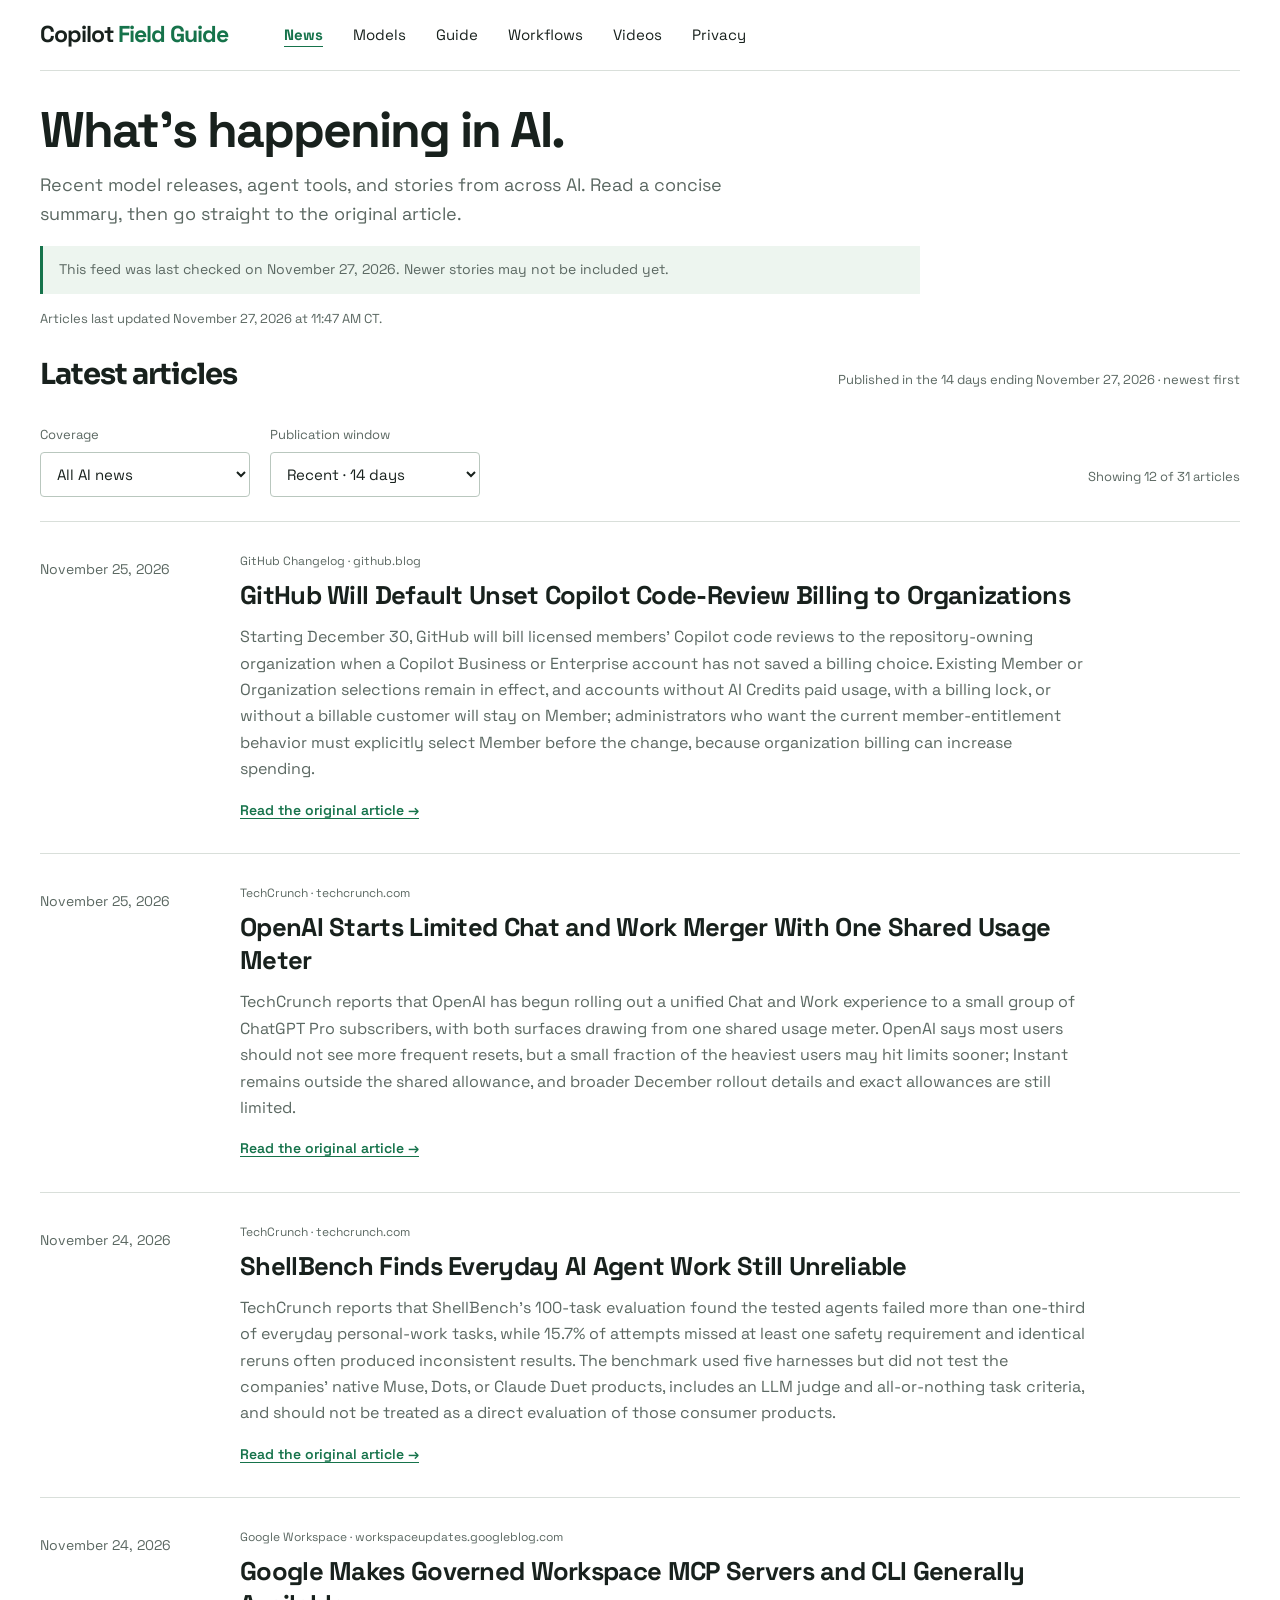
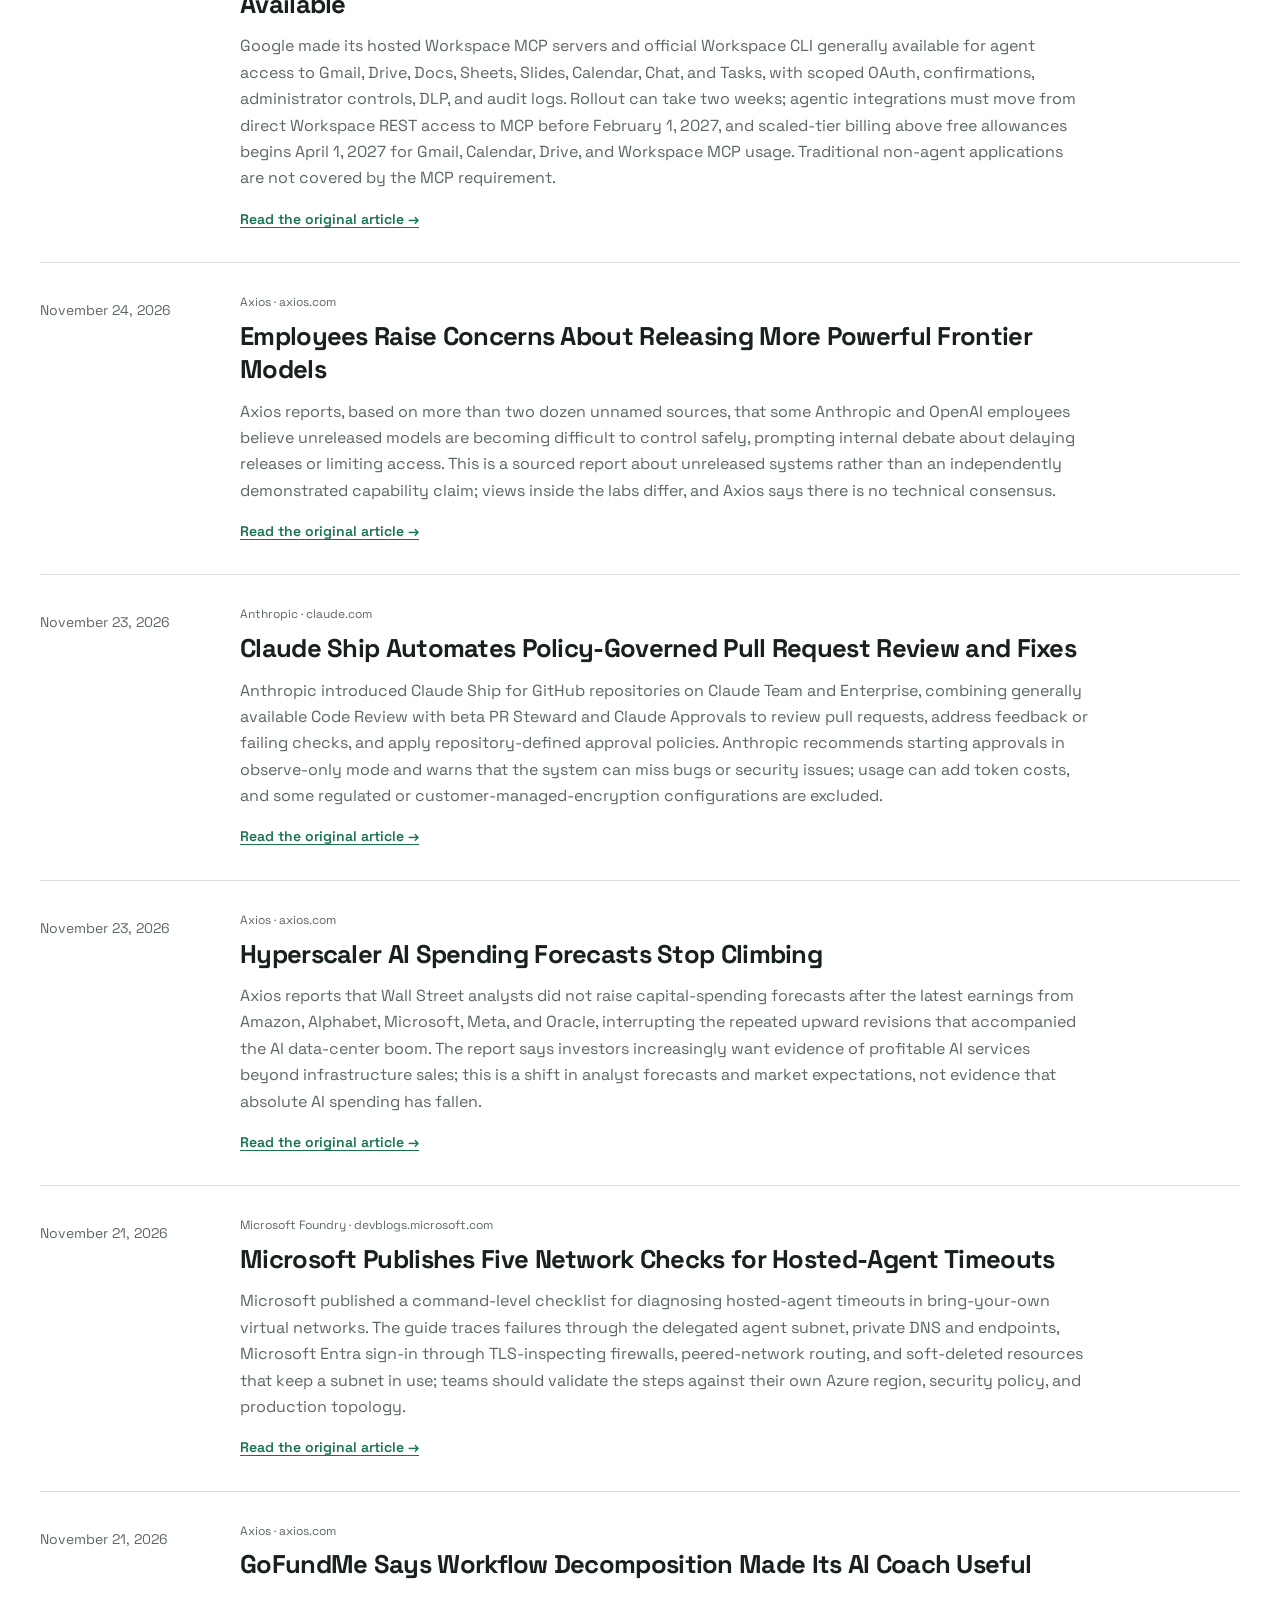
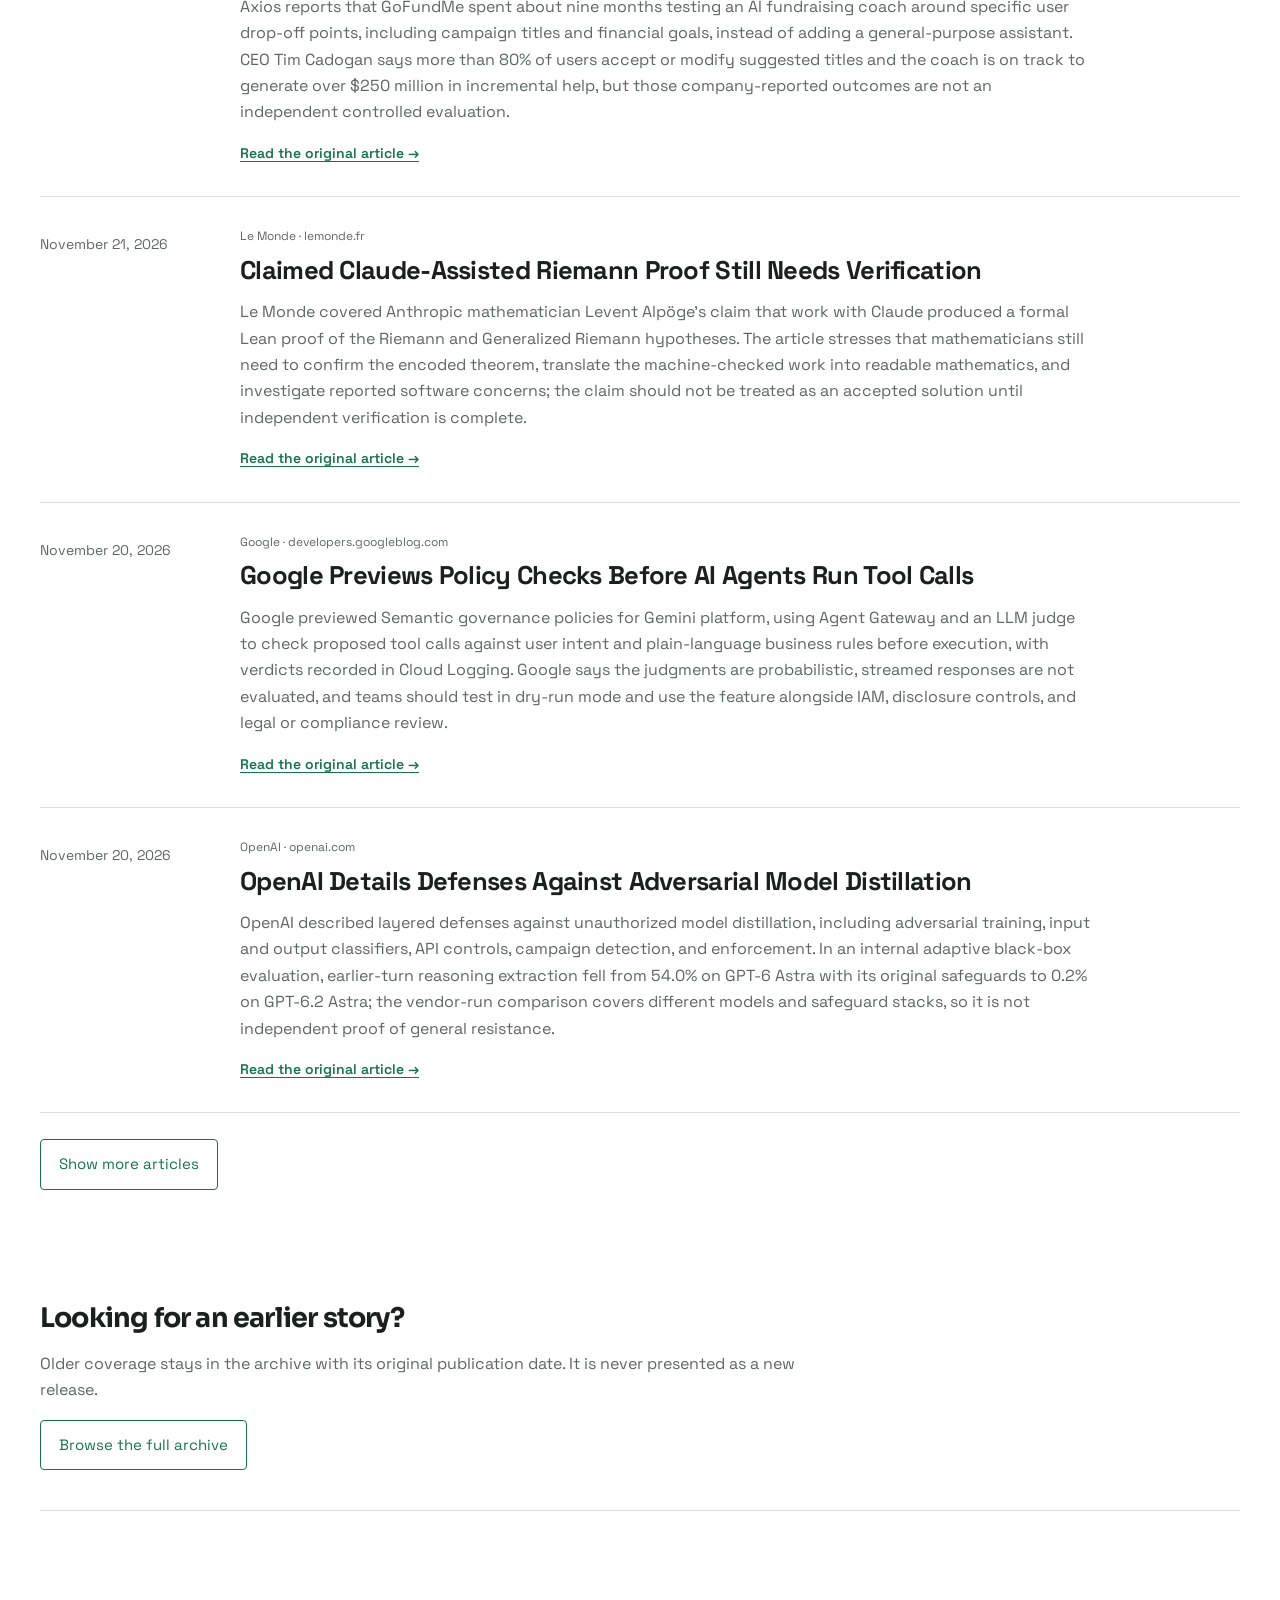
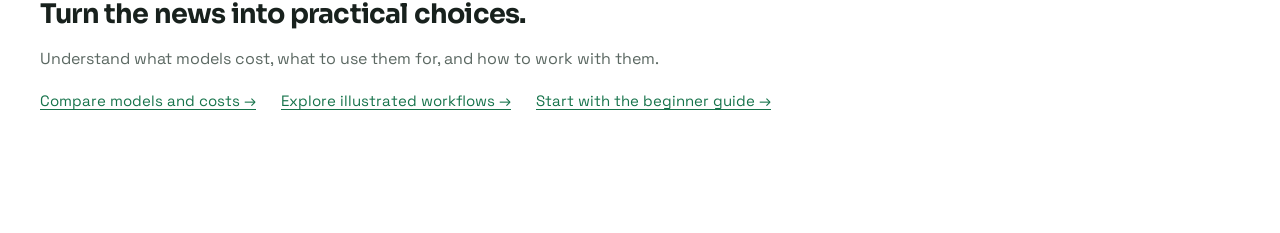
<file: index.html>
<!doctype html>
<html lang="en">
<head>
<meta charset="UTF-8"><meta name="viewport" content="width=device-width, initial-scale=1.0">
<title>Latest AI News — Copilot Field Guide</title>
<meta name="description" content="Recent AI news with publication dates, concise summaries, and direct links to original articles. Explore model releases, agents, tools, and the broader AI ecosystem.">
<link rel="preconnect" href="https://fonts.googleapis.com"><link rel="preconnect" href="https://fonts.gstatic.com" crossorigin>
<link href="https://fonts.googleapis.com/css2?family=Space+Grotesk:wght@400;500;700&family=Sora:wght@500;700&display=swap" rel="stylesheet">
<link rel="stylesheet" href="styles.css"><link rel="stylesheet" href="field-guide.css"><link rel="stylesheet" href="model-lab.css"><link rel="stylesheet" href="news-page.css">
</head><body>
<nav class="field-nav" aria-label="Main navigation"><a class="field-brand" href="index.html">Copilot <span>Field Guide</span></a><div><a href="index.html" aria-current="page">News</a><a href="models.html">Models</a><a href="guide.html">Guide</a><a href="learning.html">Workflows</a><a href="videos.html">Videos</a><a href="enterprise-privacy.html">Privacy</a></div></nav>
<main class="page news-layout news-first">
<header class="hero"><h1>What’s happening in AI.</h1><p class="hero-copy">Recent model releases, agent tools, and stories from across AI. Read a concise summary, then go straight to the original article.</p></header>
<section id="top-stories" aria-labelledby="latest-heading">
<div class="news-desk-heading"><h2 id="latest-heading">Latest articles</h2><p id="news-window-note" class="chart-note"></p></div>
<form class="news-reader-filters" aria-label="Filter news articles"><label>Coverage<select id="news-category"><option value="all">All AI news</option><option value="new-models">Models</option><option value="ai-general-news">AI tools &amp; industry</option><option value="mythos-news">Mythos &amp; security</option></select></label><label>Publication window<select id="news-window"><option value="14">Recent · 14 days</option><option value="30">Past 30 days</option><option value="all">Full archive</option></select></label><p id="news-result-count" role="status"></p></form>
<div id="news-current-list" class="news-article-list" role="list"></div><button id="news-load-more" class="reset-button" type="button">Show more articles</button>
<noscript><p>Enable JavaScript to browse this feed. You can also read the <a href="https://github.blog/changelog/">GitHub Changelog</a>, <a href="https://openai.com/news/">OpenAI News</a>, and <a href="https://www.anthropic.com/news">Anthropic Newsroom</a> directly.</p></noscript>
</section>
<section class="news-archive-link" id="archive"><h2>Looking for an earlier story?</h2><p>Older coverage stays in the archive with its original publication date. It is never presented as a new release.</p><button id="news-open-archive" class="reset-button" type="button">Browse the full archive</button></section>
<section class="news-learning-links"><h2>Turn the news into practical choices.</h2><p>Understand what models cost, what to use them for, and how to work with them.</p><div><a href="models.html">Compare models and costs →</a><a href="learning.html">Explore illustrated workflows →</a><a href="guide.html">Start with the beginner guide →</a></div></section>
</main>
<script src="home-anchors.js"></script><script src="news-feed.js"></script><script src="news-page.js"></script>
</body></html>
</file>
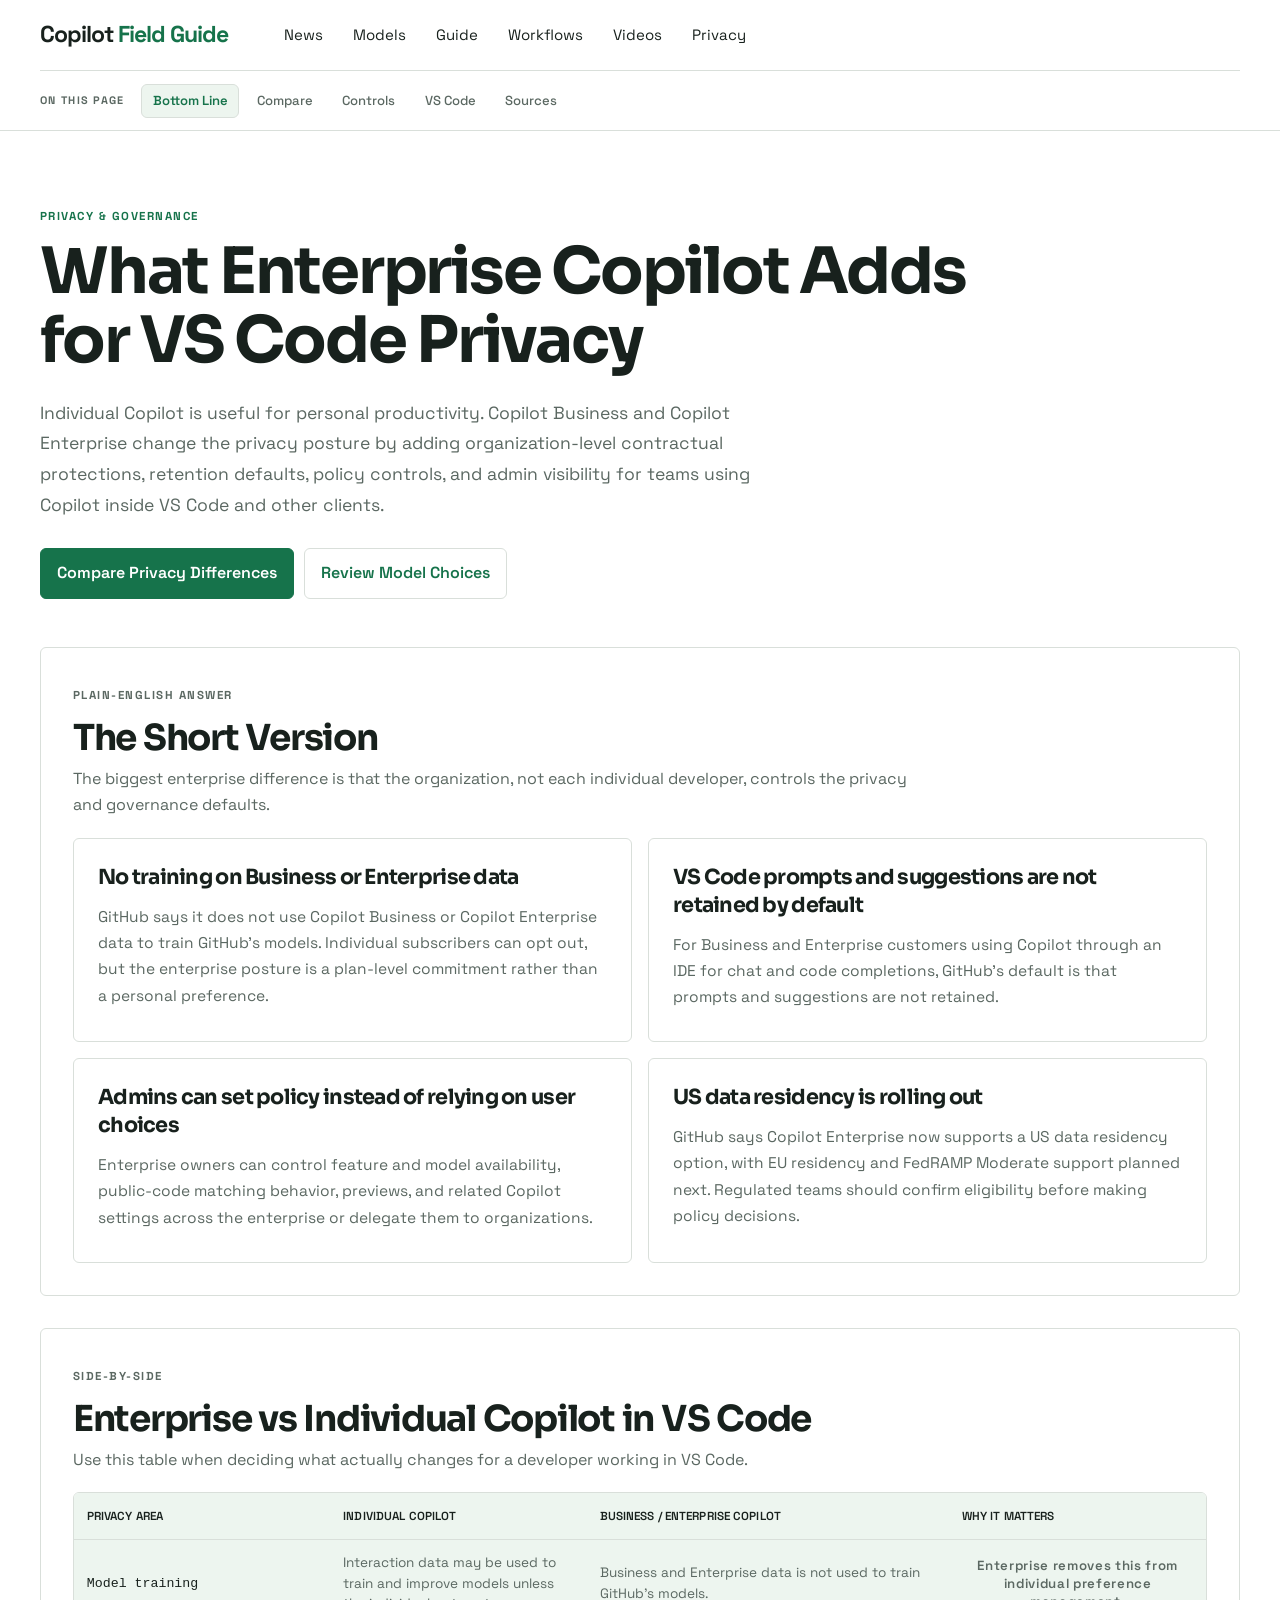
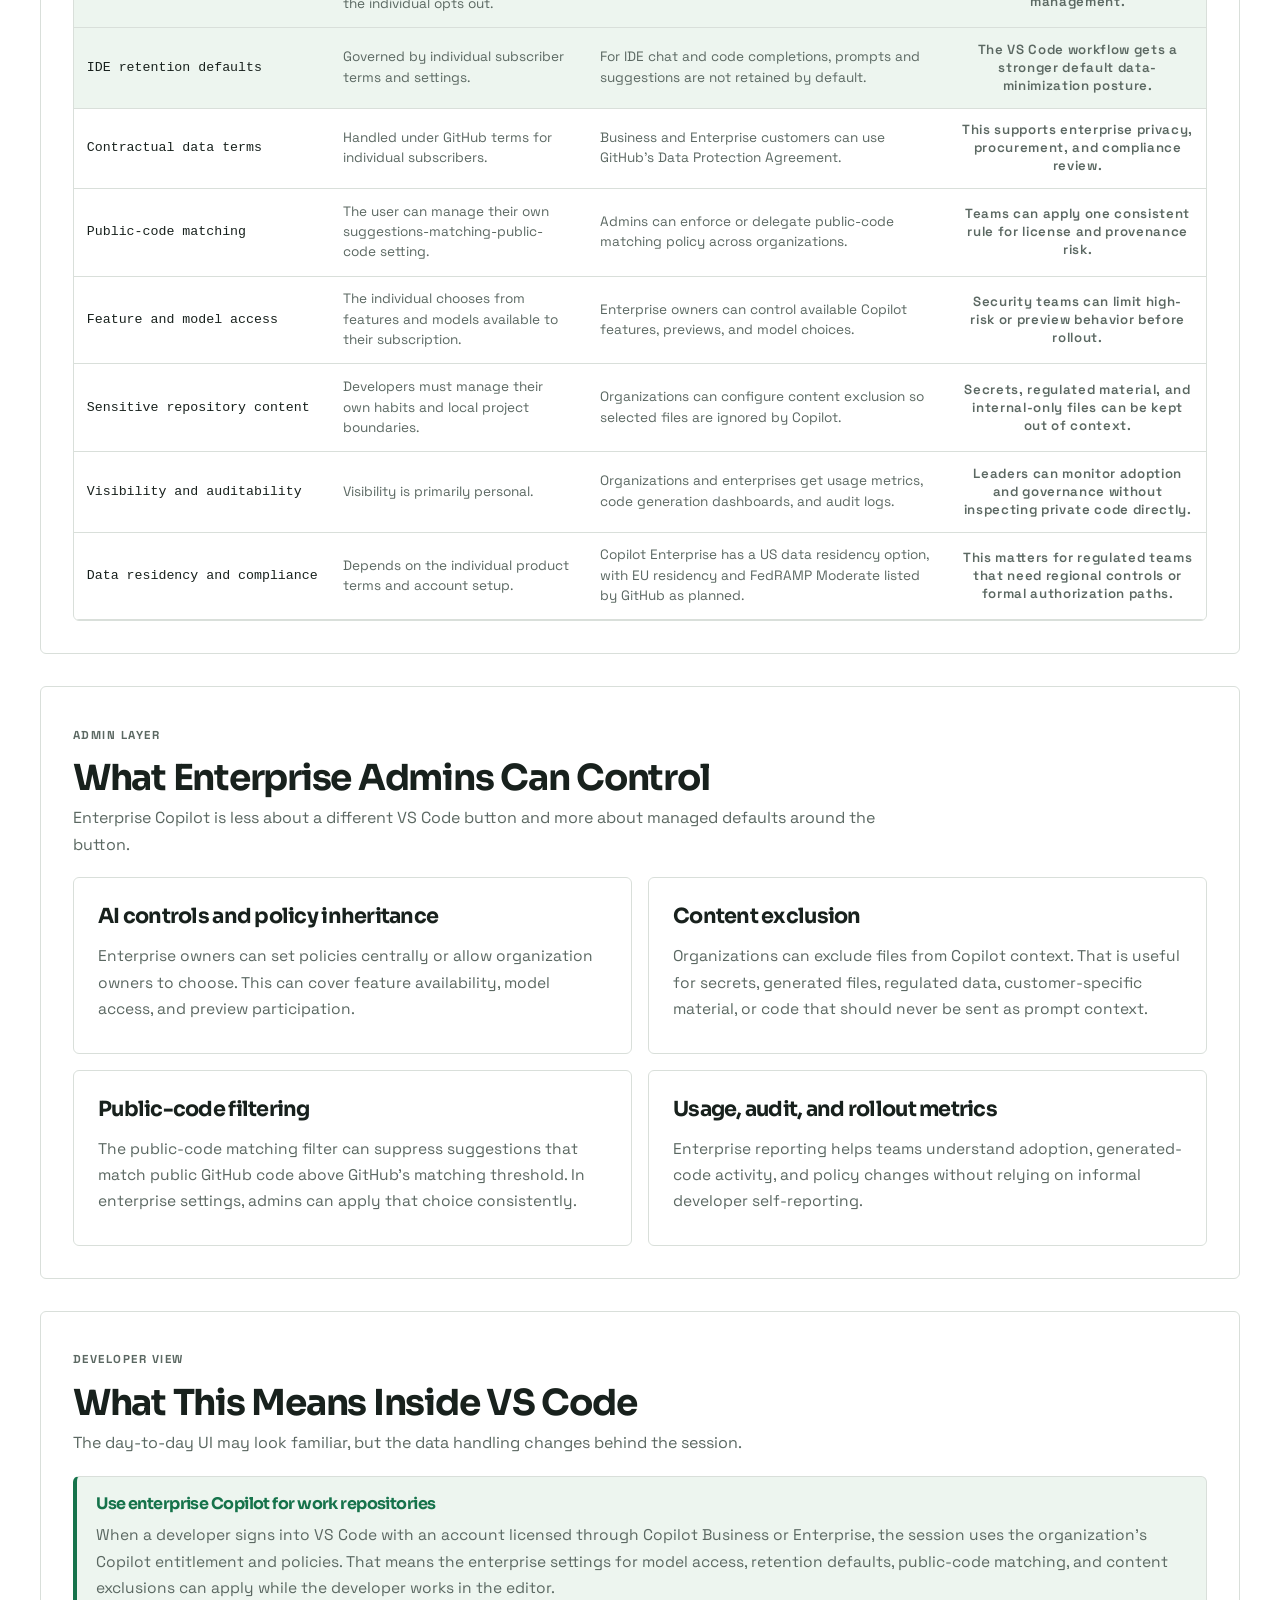
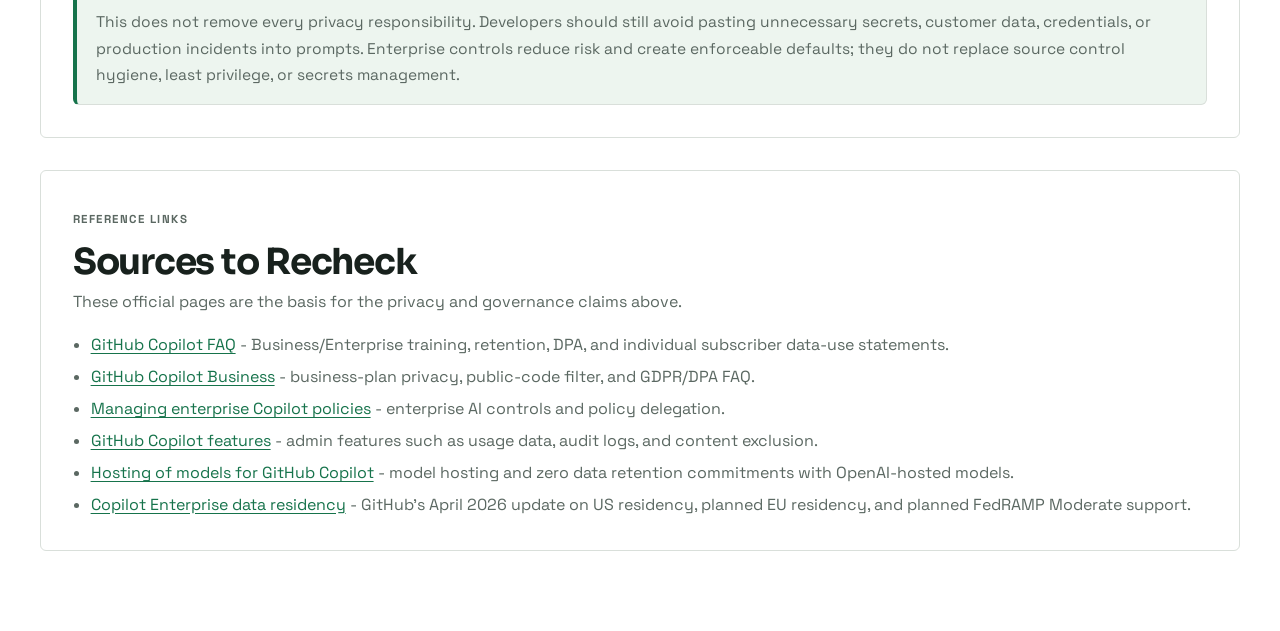
<file: enterprise-privacy.html>
<!doctype html>
<html lang="en">
  <head>
    <meta charset="UTF-8" />
    <meta name="viewport" content="width=device-width, initial-scale=1.0" />
    <title>Enterprise Copilot Privacy — VS Code Data Controls</title>
    <meta
      name="description"
      content="A practical comparison of what GitHub Copilot Business and Enterprise add for privacy and governance compared with individual Copilot use in VS Code."
    />
    <link rel="preconnect" href="https://fonts.googleapis.com" />
    <link rel="preconnect" href="https://fonts.gstatic.com" crossorigin />
    <link
      href="https://fonts.googleapis.com/css2?family=Space+Grotesk:wght@400;500;700&family=Sora:wght@500;700&display=swap"
      rel="stylesheet"
    />
    <link rel="stylesheet" href="styles.css" />
    <link rel="stylesheet" href="field-guide.css" />
    <link rel="stylesheet" href="model-lab.css" />
  </head>
  <body>
<nav class="field-nav" aria-label="Main navigation"><a class="field-brand" href="index.html">Copilot <span>Field Guide</span></a><div><a href="index.html">News</a><a href="models.html">Models</a><a href="guide.html">Guide</a><a href="learning.html">Workflows</a><a href="videos.html">Videos</a><a href="enterprise-privacy.html" aria-current="page">Privacy</a></div></nav>
    <div class="background-glow" aria-hidden="true"></div>

    <nav class="section-nav nav-visible-always" id="section-nav" aria-label="Enterprise privacy page sections">
      <div class="section-nav-inner">
        <div class="nav-group" aria-label="Other site pages">
          <span class="nav-group-label">Pages</span>
          <a href="learning.html" class="nav-pill nav-pill-back">Workflows</a>
          <a href="guide.html" class="nav-pill nav-pill-back">Guide</a>
          <a href="news.html" class="nav-pill nav-pill-back">News</a>
          <a href="models.html" class="nav-pill nav-pill-back">Models</a>
          <a href="videos.html" class="nav-pill nav-pill-back">Videos</a>
        </div>
        <div class="nav-group" aria-label="Sections on this page">
          <span class="nav-group-label">On this page</span>
          <a href="#bottom-line" class="nav-pill active">Bottom Line</a>
          <a href="#comparison" class="nav-pill">Compare</a>
          <a href="#controls" class="nav-pill">Controls</a>
          <a href="#vscode" class="nav-pill">VS Code</a>
          <a href="#sources" class="nav-pill">Sources</a>
        </div>
      </div>
    </nav>

    <main class="page">
      <header class="hero reveal">
        <p class="eyebrow">Privacy &amp; Governance</p>
        <h1>What Enterprise Copilot Adds for VS Code Privacy</h1>
        <p class="hero-copy">
          Individual Copilot is useful for personal productivity. Copilot Business and Copilot Enterprise change the
          privacy posture by adding organization-level contractual protections, retention defaults, policy controls,
          and admin visibility for teams using Copilot inside VS Code and other clients.
        </p>
        <div class="hero-actions">
          <a href="#comparison" class="hero-guide-link">Compare Privacy Differences</a>
          <a href="models.html" class="hero-guide-link hero-guide-link-secondary">Review Model Choices</a>
        </div>
      </header>

      <section class="panel reveal" id="bottom-line" aria-labelledby="bottom-line-heading">
        <div class="panel-head">
          <p class="eyebrow">Plain-English Answer</p>
          <h2 id="bottom-line-heading">The Short Version</h2>
          <p>
            The biggest enterprise difference is that the organization, not each individual developer, controls the
            privacy and governance defaults.
          </p>
        </div>

        <div class="overview-grid">
          <article class="overview-card">
            <h3>No training on Business or Enterprise data</h3>
            <p class="guide-text">
              GitHub says it does not use Copilot Business or Copilot Enterprise data to train GitHub's models.
              Individual subscribers can opt out, but the enterprise posture is a plan-level commitment rather than a
              personal preference.
            </p>
          </article>
          <article class="overview-card">
            <h3>VS Code prompts and suggestions are not retained by default</h3>
            <p class="guide-text">
              For Business and Enterprise customers using Copilot through an IDE for chat and code completions, GitHub's
              default is that prompts and suggestions are not retained.
            </p>
          </article>
          <article class="overview-card">
            <h3>Admins can set policy instead of relying on user choices</h3>
            <p class="guide-text">
              Enterprise owners can control feature and model availability, public-code matching behavior, previews,
              and related Copilot settings across the enterprise or delegate them to organizations.
            </p>
          </article>
          <article class="overview-card">
            <h3>US data residency is rolling out</h3>
            <p class="guide-text">
              GitHub says Copilot Enterprise now supports a US data residency option, with EU residency and FedRAMP
              Moderate support planned next. Regulated teams should confirm eligibility before making policy decisions.
            </p>
          </article>
        </div>
      </section>

      <section class="panel reveal" id="comparison" aria-labelledby="comparison-heading">
        <div class="panel-head">
          <p class="eyebrow">Side-by-Side</p>
          <h2 id="comparison-heading">Enterprise vs Individual Copilot in VS Code</h2>
          <p>Use this table when deciding what actually changes for a developer working in VS Code.</p>
        </div>

        <div class="table-wrapper">
          <table class="models-table">
            <thead>
              <tr>
                <th>Privacy Area</th>
                <th>Individual Copilot</th>
                <th>Business / Enterprise Copilot</th>
                <th>Why It Matters</th>
              </tr>
            </thead>
            <tbody>
              <tr class="highlight">
                <td class="model-name">Model training</td>
                <td>Interaction data may be used to train and improve models unless the individual opts out.</td>
                <td>Business and Enterprise data is not used to train GitHub's models.</td>
                <td class="strengths">Enterprise removes this from individual preference management.</td>
              </tr>
              <tr class="highlight">
                <td class="model-name">IDE retention defaults</td>
                <td>Governed by individual subscriber terms and settings.</td>
                <td>For IDE chat and code completions, prompts and suggestions are not retained by default.</td>
                <td class="strengths">The VS Code workflow gets a stronger default data-minimization posture.</td>
              </tr>
              <tr>
                <td class="model-name">Contractual data terms</td>
                <td>Handled under GitHub terms for individual subscribers.</td>
                <td>Business and Enterprise customers can use GitHub's Data Protection Agreement.</td>
                <td class="strengths">This supports enterprise privacy, procurement, and compliance review.</td>
              </tr>
              <tr>
                <td class="model-name">Public-code matching</td>
                <td>The user can manage their own suggestions-matching-public-code setting.</td>
                <td>Admins can enforce or delegate public-code matching policy across organizations.</td>
                <td class="strengths">Teams can apply one consistent rule for license and provenance risk.</td>
              </tr>
              <tr>
                <td class="model-name">Feature and model access</td>
                <td>The individual chooses from features and models available to their subscription.</td>
                <td>Enterprise owners can control available Copilot features, previews, and model choices.</td>
                <td class="strengths">Security teams can limit high-risk or preview behavior before rollout.</td>
              </tr>
              <tr>
                <td class="model-name">Sensitive repository content</td>
                <td>Developers must manage their own habits and local project boundaries.</td>
                <td>Organizations can configure content exclusion so selected files are ignored by Copilot.</td>
                <td class="strengths">Secrets, regulated material, and internal-only files can be kept out of context.</td>
              </tr>
              <tr>
                <td class="model-name">Visibility and auditability</td>
                <td>Visibility is primarily personal.</td>
                <td>Organizations and enterprises get usage metrics, code generation dashboards, and audit logs.</td>
                <td class="strengths">Leaders can monitor adoption and governance without inspecting private code directly.</td>
              </tr>
              <tr>
                <td class="model-name">Data residency and compliance</td>
                <td>Depends on the individual product terms and account setup.</td>
                <td>Copilot Enterprise has a US data residency option, with EU residency and FedRAMP Moderate listed by GitHub as planned.</td>
                <td class="strengths">This matters for regulated teams that need regional controls or formal authorization paths.</td>
              </tr>
            </tbody>
          </table>
        </div>
      </section>

      <section class="panel reveal" id="controls" aria-labelledby="controls-heading">
        <div class="panel-head">
          <p class="eyebrow">Admin Layer</p>
          <h2 id="controls-heading">What Enterprise Admins Can Control</h2>
          <p>Enterprise Copilot is less about a different VS Code button and more about managed defaults around the button.</p>
        </div>

        <div class="overview-grid">
          <article class="overview-card">
            <h3>AI controls and policy inheritance</h3>
            <p class="guide-text">
              Enterprise owners can set policies centrally or allow organization owners to choose. This can cover
              feature availability, model access, and preview participation.
            </p>
          </article>
          <article class="overview-card">
            <h3>Content exclusion</h3>
            <p class="guide-text">
              Organizations can exclude files from Copilot context. That is useful for secrets, generated files,
              regulated data, customer-specific material, or code that should never be sent as prompt context.
            </p>
          </article>
          <article class="overview-card">
            <h3>Public-code filtering</h3>
            <p class="guide-text">
              The public-code matching filter can suppress suggestions that match public GitHub code above GitHub's
              matching threshold. In enterprise settings, admins can apply that choice consistently.
            </p>
          </article>
          <article class="overview-card">
            <h3>Usage, audit, and rollout metrics</h3>
            <p class="guide-text">
              Enterprise reporting helps teams understand adoption, generated-code activity, and policy changes without
              relying on informal developer self-reporting.
            </p>
          </article>
        </div>
      </section>

      <section class="panel reveal" id="vscode" aria-labelledby="vscode-heading">
        <div class="panel-head">
          <p class="eyebrow">Developer View</p>
          <h2 id="vscode-heading">What This Means Inside VS Code</h2>
          <p>The day-to-day UI may look familiar, but the data handling changes behind the session.</p>
        </div>

        <div class="guide-callout">
          <h3>Use enterprise Copilot for work repositories</h3>
          <p>
            When a developer signs into VS Code with an account licensed through Copilot Business or Enterprise, the
            session uses the organization's Copilot entitlement and policies. That means the enterprise settings for
            model access, retention defaults, public-code matching, and content exclusions can apply while the developer
            works in the editor.
          </p>
          <p>
            This does not remove every privacy responsibility. Developers should still avoid pasting unnecessary secrets,
            customer data, credentials, or production incidents into prompts. Enterprise controls reduce risk and create
            enforceable defaults; they do not replace source control hygiene, least privilege, or secrets management.
          </p>
        </div>
      </section>

      <section class="panel reveal" id="sources" aria-labelledby="sources-heading">
        <div class="panel-head">
          <p class="eyebrow">Reference Links</p>
          <h2 id="sources-heading">Sources to Recheck</h2>
          <p>These official pages are the basis for the privacy and governance claims above.</p>
        </div>

        <ul class="news-sources">
          <li>
            <a href="https://github.com/features/copilot" target="_blank" rel="noopener noreferrer">GitHub Copilot FAQ</a>
            - Business/Enterprise training, retention, DPA, and individual subscriber data-use statements.
          </li>
          <li>
            <a href="https://github.com/features/copilot/copilot-business" target="_blank" rel="noopener noreferrer">GitHub Copilot Business</a>
            - business-plan privacy, public-code filter, and GDPR/DPA FAQ.
          </li>
          <li>
            <a href="https://docs.github.com/copilot/how-tos/administer-copilot/manage-for-enterprise/manage-enterprise-policies" target="_blank" rel="noopener noreferrer">Managing enterprise Copilot policies</a>
            - enterprise AI controls and policy delegation.
          </li>
          <li>
            <a href="https://docs.github.com/en/enterprise-cloud@latest/copilot/about-github-copilot/github-copilot-features" target="_blank" rel="noopener noreferrer">GitHub Copilot features</a>
            - admin features such as usage data, audit logs, and content exclusion.
          </li>
          <li>
            <a href="https://docs.github.com/en/enterprise-cloud@latest/copilot/reference/ai-models/model-hosting" target="_blank" rel="noopener noreferrer">Hosting of models for GitHub Copilot</a>
            - model hosting and zero data retention commitments with OpenAI-hosted models.
          </li>
          <li>
            <a href="https://github.blog/changelog/2026-04-17-data-residency-for-github-copilot-enterprise-is-now-available/" target="_blank" rel="noopener noreferrer">Copilot Enterprise data residency</a>
            - GitHub's April 2026 update on US residency, planned EU residency, and planned FedRAMP Moderate support.
          </li>
        </ul>
      </section>
    </main>

    <script src="script.js"></script>
  </body>
</html>
</file>
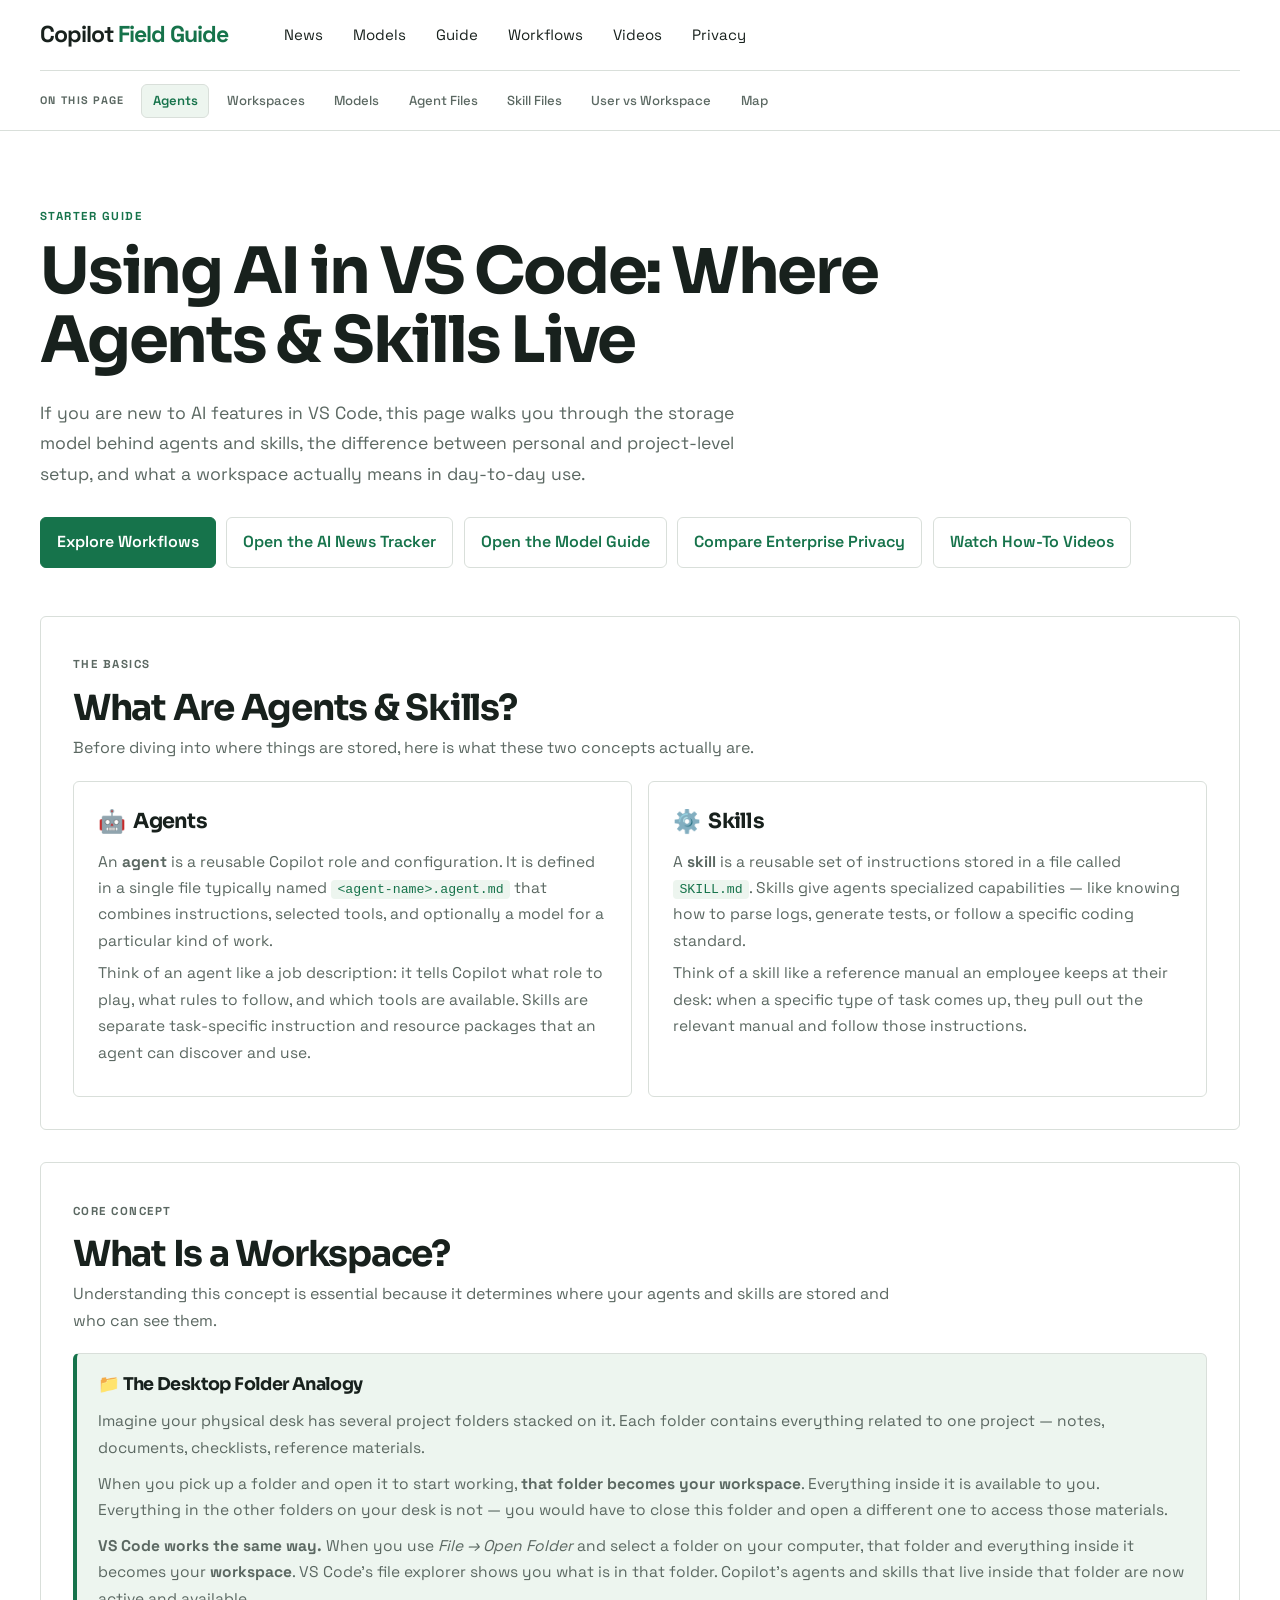
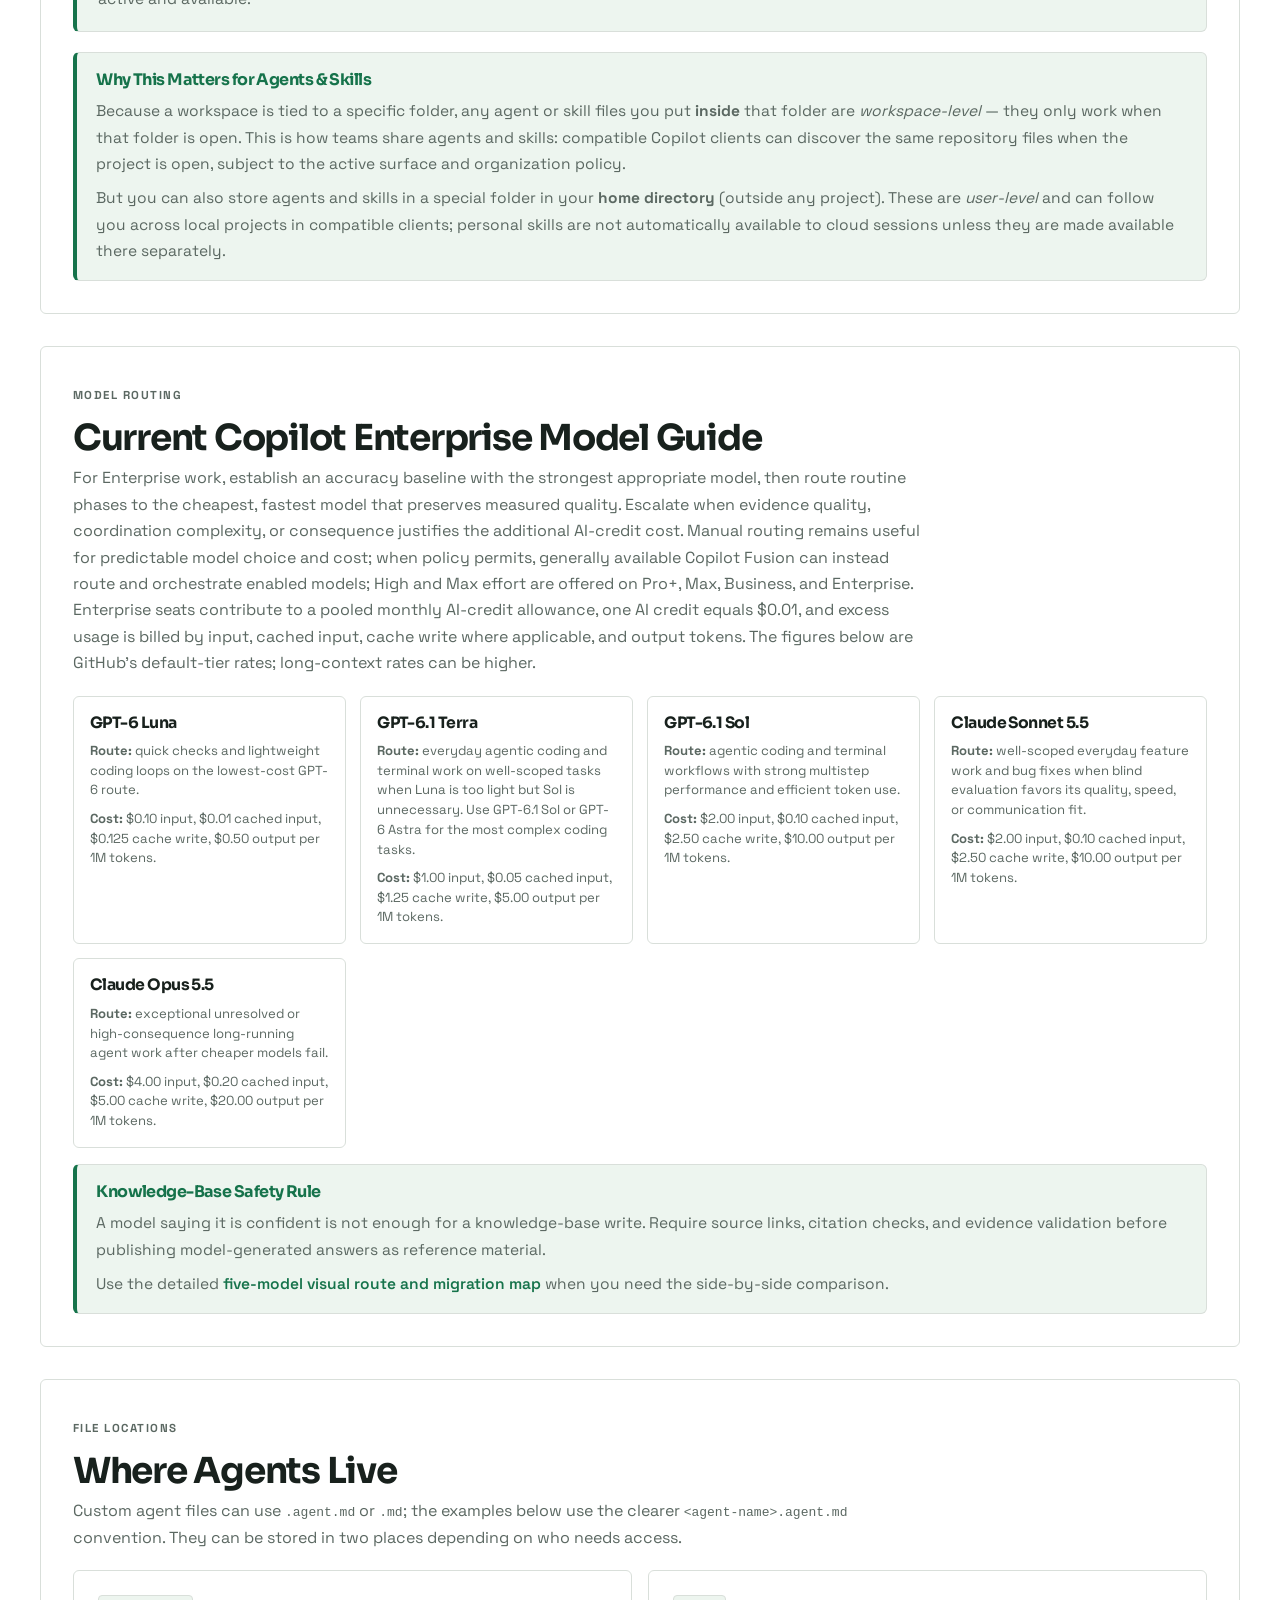
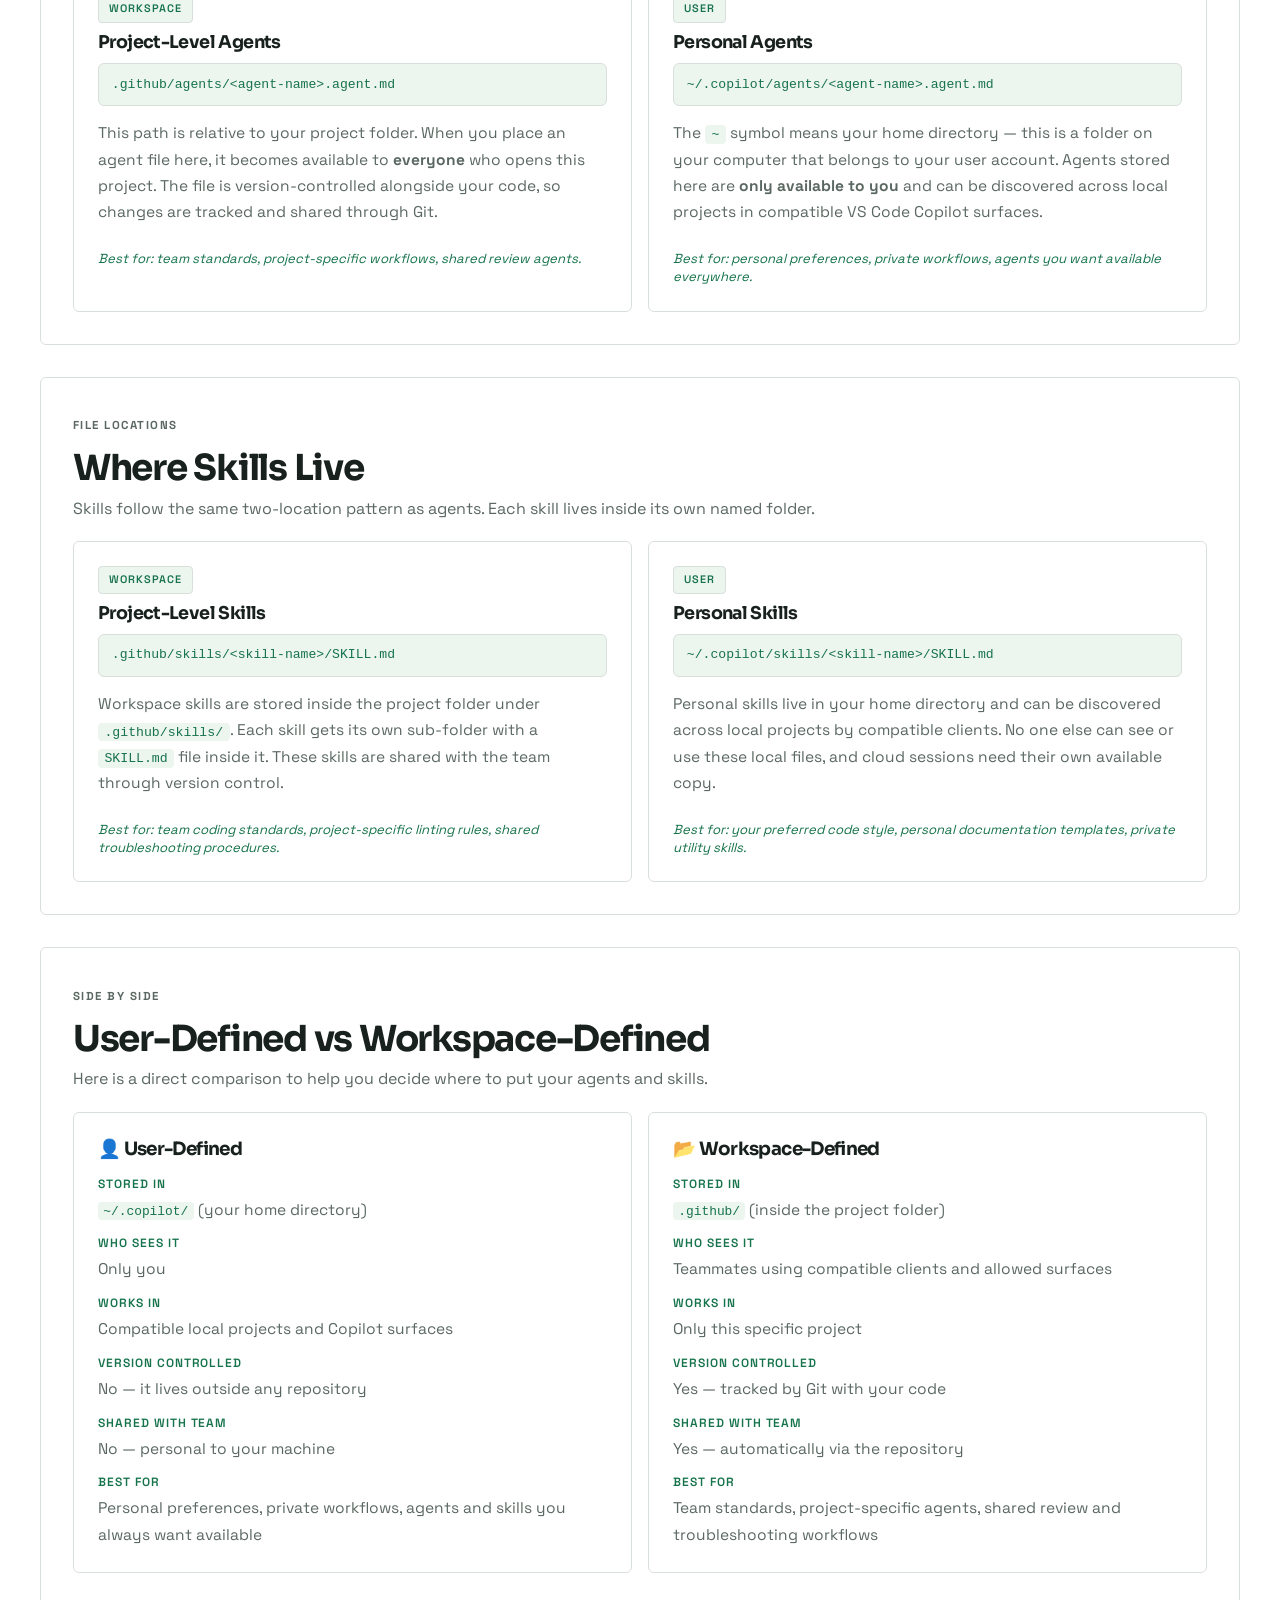
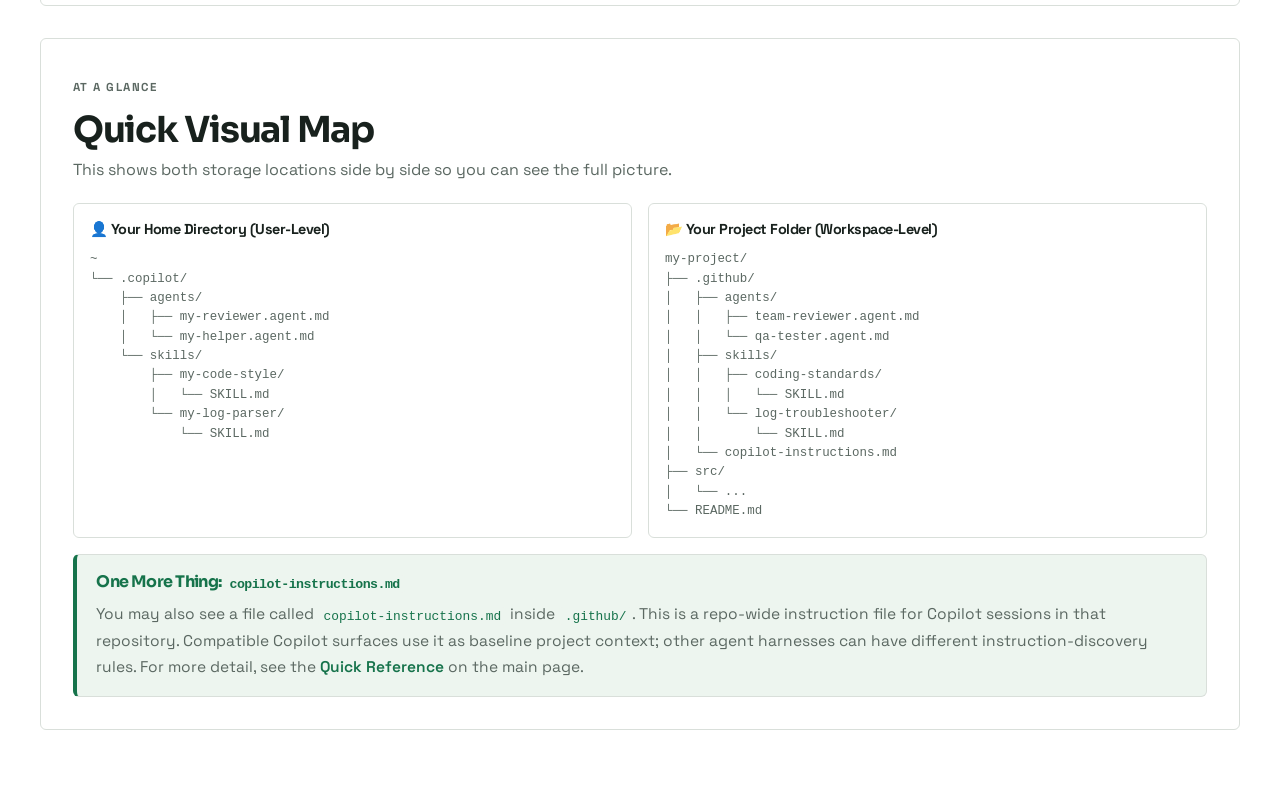
<file: guide.html>
<!doctype html>
<html lang="en">
  <head>
    <meta charset="UTF-8" />
    <meta name="viewport" content="width=device-width, initial-scale=1.0" />
    <title>Beginner Guide — AI in VS Code</title>
    <meta
      name="description"
      content="A beginner-friendly guide to using AI in VS Code, including where agents and skills live and how workspace and personal configurations differ."
    />
    <link rel="preconnect" href="https://fonts.googleapis.com" />
    <link rel="preconnect" href="https://fonts.gstatic.com" crossorigin />
    <link
      href="https://fonts.googleapis.com/css2?family=Space+Grotesk:wght@400;500;700&family=Sora:wght@500;700&display=swap"
      rel="stylesheet"
    />
    <link rel="stylesheet" href="styles.css" />
    <link rel="stylesheet" href="field-guide.css" />
    <link rel="stylesheet" href="model-lab.css" />
  </head>
  <body>
<nav class="field-nav" aria-label="Main navigation"><a class="field-brand" href="index.html">Copilot <span>Field Guide</span></a><div><a href="index.html">News</a><a href="models.html">Models</a><a href="guide.html" aria-current="page">Guide</a><a href="learning.html">Workflows</a><a href="videos.html">Videos</a><a href="enterprise-privacy.html">Privacy</a></div></nav>
    <div class="background-glow" aria-hidden="true"></div>

    <!-- ── Sticky Section Nav ─────────────────────────────── -->
    <nav class="section-nav nav-visible-always" id="section-nav" aria-label="Page sections">
      <div class="section-nav-inner">
        <div class="nav-group" aria-label="Other site pages">
          <span class="nav-group-label">Pages</span>
          <a href="learning.html" class="nav-pill nav-pill-back">Workflows</a>
          <a href="news.html" class="nav-pill nav-pill-back">News</a>
          <a href="models.html" class="nav-pill nav-pill-back">Models</a>
          <a href="enterprise-privacy.html" class="nav-pill nav-pill-back">Copilot Privacy</a>
          <a href="videos.html" class="nav-pill nav-pill-back">Videos</a>
        </div>
        <div class="nav-group" aria-label="Sections on this page">
          <span class="nav-group-label">On this page</span>
          <a href="#what-are-agents-skills" class="nav-pill">Agents</a>
          <a href="#workspace" class="nav-pill">Workspaces</a>
          <a href="#enterprise-model-guide" class="nav-pill">Models</a>
          <a href="#where-agents" class="nav-pill">Agent Files</a>
          <a href="#where-skills" class="nav-pill">Skill Files</a>
          <a href="#comparison" class="nav-pill">User vs Workspace</a>
          <a href="#visual-map" class="nav-pill">Map</a>
        </div>
      </div>
    </nav>

    <main class="page">

      <!-- ── Hero ───────────────────────────────────────────── -->
      <header class="hero reveal">
        <p class="eyebrow">Starter Guide</p>
        <h1>Using AI in VS Code: Where Agents &amp; Skills Live</h1>
        <p class="hero-copy">
          If you are new to AI features in VS Code, this page walks you through the storage model
          behind agents and skills, the difference between personal and project-level setup, and what
          a workspace actually means in day-to-day use.
        </p>
        <div class="hero-actions">
          <a href="learning.html" class="hero-guide-link">Explore Workflows</a>
          <a href="news.html" class="hero-guide-link hero-guide-link-secondary">Open the AI News Tracker</a>
          <a href="models.html" class="hero-guide-link hero-guide-link-secondary">Open the Model Guide</a>
          <a href="enterprise-privacy.html" class="hero-guide-link hero-guide-link-secondary">Compare Enterprise Privacy</a>
          <a href="videos.html" class="hero-guide-link hero-guide-link-secondary">Watch How-To Videos</a>
        </div>
      </header>

      <!-- ── What Are Agents & Skills ─────────────────────── -->
      <section class="panel reveal" id="what-are-agents-skills" aria-labelledby="what-heading">
        <div class="panel-head">
          <p class="eyebrow">The Basics</p>
          <h2 id="what-heading">What Are Agents &amp; Skills?</h2>
          <p>Before diving into where things are stored, here is what these two concepts actually are.</p>
        </div>

        <div class="overview-grid">
          <div class="overview-card">
            <h3>
              <span class="overview-icon" aria-hidden="true">&#x1F916;</span>
              Agents
            </h3>
            <p class="guide-text">
              An <strong>agent</strong> is a reusable Copilot role and configuration. It is defined in a single
              file typically named <code>&lt;agent-name&gt;.agent.md</code> that combines instructions, selected tools,
              and optionally a model for a particular kind of work.
            </p>
            <p class="guide-text">
              Think of an agent like a job description: it tells Copilot what role to play, what rules to follow,
              and which tools are available. Skills are separate task-specific instruction and resource packages that an agent can discover and use.
            </p>
          </div>
          <div class="overview-card">
            <h3>
              <span class="overview-icon" aria-hidden="true">&#x2699;&#xFE0F;</span>
              Skills
            </h3>
            <p class="guide-text">
              A <strong>skill</strong> is a reusable set of instructions stored in a file called <code>SKILL.md</code>.
              Skills give agents specialized capabilities &mdash; like knowing how to parse logs, generate tests,
              or follow a specific coding standard.
            </p>
            <p class="guide-text">
              Think of a skill like a reference manual an employee keeps at their desk: when a specific type of task
              comes up, they pull out the relevant manual and follow those instructions.
            </p>
          </div>
        </div>
      </section>

      <!-- ── What Is a Workspace? ─────────────────────────── -->
      <section class="panel reveal" id="workspace" aria-labelledby="workspace-heading">
        <div class="panel-head">
          <p class="eyebrow">Core Concept</p>
          <h2 id="workspace-heading">What Is a Workspace?</h2>
          <p>Understanding this concept is essential because it determines where your agents and skills are stored and who can see them.</p>
        </div>

        <div class="analogy-box">
          <h3>&#x1F4C1; The Desktop Folder Analogy</h3>
          <p>
            Imagine your physical desk has several project folders stacked on it. Each folder contains
            everything related to one project &mdash; notes, documents, checklists, reference materials.
          </p>
          <p>
            When you pick up a folder and open it to start working, <strong>that folder becomes your workspace</strong>.
            Everything inside it is available to you. Everything in the other folders on your desk is not &mdash; you
            would have to close this folder and open a different one to access those materials.
          </p>
          <p>
            <strong>VS Code works the same way.</strong> When you use <em>File &rarr; Open Folder</em> and select a
            folder on your computer, that folder and everything inside it becomes your <strong>workspace</strong>.
            VS Code's file explorer shows you what is in that folder. Copilot's agents and skills that live
            inside that folder are now active and available.
          </p>
        </div>

        <div class="guide-callout">
          <h3>Why This Matters for Agents &amp; Skills</h3>
          <p>
            Because a workspace is tied to a specific folder, any agent or skill files you put
            <strong>inside</strong> that folder are <em>workspace-level</em> &mdash; they only work when that
            folder is open. This is how teams share agents and skills: compatible Copilot clients can discover the
            same repository files when the project is open, subject to the active surface and organization policy.
          </p>
          <p>
            But you can also store agents and skills in a special folder in your <strong>home directory</strong>
            (outside any project). These are <em>user-level</em> and can follow you across local projects in compatible
            clients; personal skills are not automatically available to cloud sessions unless they are made available there separately.
          </p>
        </div>
      </section>

      <section class="panel reveal" id="enterprise-model-guide" aria-labelledby="enterprise-model-guide-heading">
        <div class="panel-head">
          <p class="eyebrow">Model Routing</p>
          <h2 id="enterprise-model-guide-heading">Current Copilot Enterprise Model Guide</h2>
          <p>
            For Enterprise work, establish an accuracy baseline with the strongest appropriate model, then route routine
            phases to the cheapest, fastest model that preserves measured quality. Escalate when evidence quality,
            coordination complexity, or consequence justifies the additional AI-credit cost.
            Manual routing remains useful for predictable model choice and cost; when policy permits, generally available
            Copilot Fusion can instead route and orchestrate enabled models; High and Max effort are offered on
            Pro+, Max, Business, and Enterprise.
            Enterprise seats contribute to a pooled monthly AI-credit allowance, one AI credit equals $0.01, and
            excess usage is billed by input, cached input, cache write where applicable, and output tokens. The figures
            below are GitHub's default-tier rates; long-context rates can be higher.
          </p>
        </div>

        <div class="models-grid">
          <article class="model-use-card">
            <h3>GPT-6 Luna</h3>
            <p><strong>Route:</strong> quick checks and lightweight coding loops on the lowest-cost GPT-6 route.</p>
            <p><strong>Cost:</strong> $0.10 input, $0.01 cached input, $0.125 cache write, $0.50 output per 1M tokens.</p>
          </article>
          <article class="model-use-card">
            <h3>GPT-6.1 Terra</h3>
            <p><strong>Route:</strong> everyday agentic coding and terminal work on well-scoped tasks when Luna is too light but Sol is unnecessary. Use GPT-6.1 Sol or GPT-6 Astra for the most complex coding tasks.</p>
            <p><strong>Cost:</strong> $1.00 input, $0.05 cached input, $1.25 cache write, $5.00 output per 1M tokens.</p>
          </article>
          <article class="model-use-card">
            <h3>GPT-6.1 Sol</h3>
            <p><strong>Route:</strong> agentic coding and terminal workflows with strong multistep performance and efficient token use.</p>
            <p><strong>Cost:</strong> $2.00 input, $0.10 cached input, $2.50 cache write, $10.00 output per 1M tokens.</p>
          </article>
          <article class="model-use-card">
            <h3>Claude Sonnet 5.5</h3>
            <p><strong>Route:</strong> well-scoped everyday feature work and bug fixes when blind evaluation favors its quality, speed, or communication fit.</p>
            <p><strong>Cost:</strong> $2.00 input, $0.10 cached input, $2.50 cache write, $10.00 output per 1M tokens.</p>
          </article>
          <article class="model-use-card">
            <h3>Claude Opus 5.5</h3>
            <p><strong>Route:</strong> exceptional unresolved or high-consequence long-running agent work after cheaper models fail.</p>
            <p><strong>Cost:</strong> $4.00 input, $0.20 cached input, $5.00 cache write, $20.00 output per 1M tokens.</p>
          </article>
        </div>

        <div class="guide-callout guide-callout-spaced">
          <h3>Knowledge-Base Safety Rule</h3>
          <p>
            A model saying it is confident is not enough for a knowledge-base write. Require source links,
            citation checks, and evidence validation before publishing model-generated answers as reference material.
          </p>
          <p>
            Use the detailed <a href="models.html#enterprise-model-routing" class="guide-link">five-model visual route and migration map</a>
            when you need the side-by-side comparison.
          </p>
        </div>
      </section>

      <!-- ── Where Agents Live ────────────────────────────── -->
      <section class="panel reveal" id="where-agents" aria-labelledby="agents-heading">
        <div class="panel-head">
          <p class="eyebrow">File Locations</p>
          <h2 id="agents-heading">Where Agents Live</h2>
          <p>Custom agent files can use <code>.agent.md</code> or <code>.md</code>; the examples below use the clearer <code>&lt;agent-name&gt;.agent.md</code> convention. They can be stored in two places depending on who needs access.</p>
        </div>

        <div class="location-grid">
          <div class="location-card">
            <div class="location-badge location-badge-workspace">Workspace</div>
            <h3>Project-Level Agents</h3>
            <code class="path-display">.github/agents/<em>&lt;agent-name&gt;</em>.agent.md</code>
            <p class="guide-text">
              This path is relative to your project folder. When you place an agent file here,
              it becomes available to <strong>everyone</strong> who opens this project. The file is
              version-controlled alongside your code, so changes are tracked and shared through Git.
            </p>
            <p class="guide-text-note">
              Best for: team standards, project-specific workflows, shared review agents.
            </p>
          </div>

          <div class="location-card">
            <div class="location-badge location-badge-user">User</div>
            <h3>Personal Agents</h3>
            <code class="path-display">~/.copilot/agents/<em>&lt;agent-name&gt;</em>.agent.md</code>
            <p class="guide-text">
              The <code>~</code> symbol means your home directory &mdash; this is a folder on your computer
              that belongs to your user account. Agents stored here are <strong>only available to you</strong>
              and can be discovered across local projects in compatible VS Code Copilot surfaces.
            </p>
            <p class="guide-text-note">
              Best for: personal preferences, private workflows, agents you want available everywhere.
            </p>
          </div>
        </div>
      </section>

      <!-- ── Where Skills Live ────────────────────────────── -->
      <section class="panel reveal" id="where-skills" aria-labelledby="skills-heading">
        <div class="panel-head">
          <p class="eyebrow">File Locations</p>
          <h2 id="skills-heading">Where Skills Live</h2>
          <p>Skills follow the same two-location pattern as agents. Each skill lives inside its own named folder.</p>
        </div>

        <div class="location-grid">
          <div class="location-card">
            <div class="location-badge location-badge-workspace">Workspace</div>
            <h3>Project-Level Skills</h3>
            <code class="path-display">.github/skills/<em>&lt;skill-name&gt;</em>/SKILL.md</code>
            <p class="guide-text">
              Workspace skills are stored inside the project folder under <code>.github/skills/</code>.
              Each skill gets its own sub-folder with a <code>SKILL.md</code> file inside it.
              These skills are shared with the team through version control.
            </p>
            <p class="guide-text-note">
              Best for: team coding standards, project-specific linting rules, shared troubleshooting procedures.
            </p>
          </div>

          <div class="location-card">
            <div class="location-badge location-badge-user">User</div>
            <h3>Personal Skills</h3>
            <code class="path-display">~/.copilot/skills/<em>&lt;skill-name&gt;</em>/SKILL.md</code>
            <p class="guide-text">
              Personal skills live in your home directory and can be discovered across local projects by compatible clients.
              No one else can see or use these local files, and cloud sessions need their own available copy.
            </p>
            <p class="guide-text-note">
              Best for: your preferred code style, personal documentation templates, private utility skills.
            </p>
          </div>
        </div>
      </section>

      <!-- ── User vs Workspace Comparison ─────────────────── -->
      <section class="panel reveal" id="comparison" aria-labelledby="comparison-heading">
        <div class="panel-head">
          <p class="eyebrow">Side by Side</p>
          <h2 id="comparison-heading">User-Defined vs Workspace-Defined</h2>
          <p>Here is a direct comparison to help you decide where to put your agents and skills.</p>
        </div>

        <div class="compare-grid">
          <div class="compare-card compare-card-user">
            <h3>&#x1F464; User-Defined</h3>
            <dl class="compare-list">
              <dt>Stored in</dt>
              <dd><code>~/.copilot/</code> (your home directory)</dd>
              <dt>Who sees it</dt>
              <dd>Only you</dd>
              <dt>Works in</dt>
              <dd>Compatible local projects and Copilot surfaces</dd>
              <dt>Version controlled</dt>
              <dd>No &mdash; it lives outside any repository</dd>
              <dt>Shared with team</dt>
              <dd>No &mdash; personal to your machine</dd>
              <dt>Best for</dt>
              <dd>Personal preferences, private workflows, agents and skills you always want available</dd>
            </dl>
          </div>

          <div class="compare-card compare-card-workspace">
            <h3>&#x1F4C2; Workspace-Defined</h3>
            <dl class="compare-list">
              <dt>Stored in</dt>
              <dd><code>.github/</code> (inside the project folder)</dd>
              <dt>Who sees it</dt>
              <dd>Teammates using compatible clients and allowed surfaces</dd>
              <dt>Works in</dt>
              <dd>Only this specific project</dd>
              <dt>Version controlled</dt>
              <dd>Yes &mdash; tracked by Git with your code</dd>
              <dt>Shared with team</dt>
              <dd>Yes &mdash; automatically via the repository</dd>
              <dt>Best for</dt>
              <dd>Team standards, project-specific agents, shared review and troubleshooting workflows</dd>
            </dl>
          </div>
        </div>
      </section>

      <!-- ── Quick Visual Map ─────────────────────────────── -->
      <section class="panel reveal" id="visual-map" aria-labelledby="map-heading">
        <div class="panel-head">
          <p class="eyebrow">At a Glance</p>
          <h2 id="map-heading">Quick Visual Map</h2>
          <p>This shows both storage locations side by side so you can see the full picture.</p>
        </div>

        <div class="file-tree-grid">
          <div class="file-tree-block">
            <h3 class="file-tree-label">&#x1F464; Your Home Directory (User-Level)</h3>
<pre class="file-tree">~
└── .copilot/
    ├── agents/
    │   ├── my-reviewer.agent.md
    │   └── my-helper.agent.md
    └── skills/
        ├── my-code-style/
        │   └── SKILL.md
        └── my-log-parser/
            └── SKILL.md</pre>
          </div>

          <div class="file-tree-block">
            <h3 class="file-tree-label">&#x1F4C2; Your Project Folder (Workspace-Level)</h3>
<pre class="file-tree">my-project/
├── .github/
│   ├── agents/
│   │   ├── team-reviewer.agent.md
│   │   └── qa-tester.agent.md
│   ├── skills/
│   │   ├── coding-standards/
│   │   │   └── SKILL.md
│   │   └── log-troubleshooter/
│   │       └── SKILL.md
│   └── copilot-instructions.md
├── src/
│   └── ...
└── README.md</pre>
          </div>
        </div>

        <div class="guide-callout guide-callout-spaced">
          <h3>One More Thing: <code>copilot-instructions.md</code></h3>
          <p>
            You may also see a file called <code>copilot-instructions.md</code> inside <code>.github/</code>.
            This is a repo-wide instruction file for Copilot sessions in that repository. Compatible Copilot surfaces
            use it as baseline project context; other agent harnesses can have different instruction-discovery rules. For more detail, see the
            <a href="learning.html#quick-ref" class="guide-link">Quick Reference</a> on the main page.
          </p>
        </div>
      </section>

    </main>

    <!-- ── Guide-specific scroll behavior ─────────────────── -->
    <script>
      /* Active pill tracking on scroll */
      (function () {
        const navPills = document.querySelectorAll('.nav-pill[href^="#"]');
        const sectionIds = Array.from(navPills).map(pill => pill.getAttribute('href').slice(1));
        const sections = sectionIds.map(id => document.getElementById(id));

        function updateActiveNav() {
          const scrollY = window.scrollY;
          const offset = 80;
          let currentId = sectionIds[0];

          for (let i = 0; i < sections.length; i++) {
            if (sections[i] && sections[i].offsetTop - offset <= scrollY) {
              currentId = sectionIds[i];
            }
          }

          navPills.forEach(pill => {
            const isActive = pill.getAttribute('href') === '#' + currentId;
            pill.classList.toggle('active', isActive);
          });
        }

        let ticking = false;
        window.addEventListener('scroll', function () {
          if (!ticking) {
            requestAnimationFrame(function () {
              updateActiveNav();
              ticking = false;
            });
            ticking = true;
          }
        });

        updateActiveNav();
      })();
    </script>
  </body>
</html>
</file>
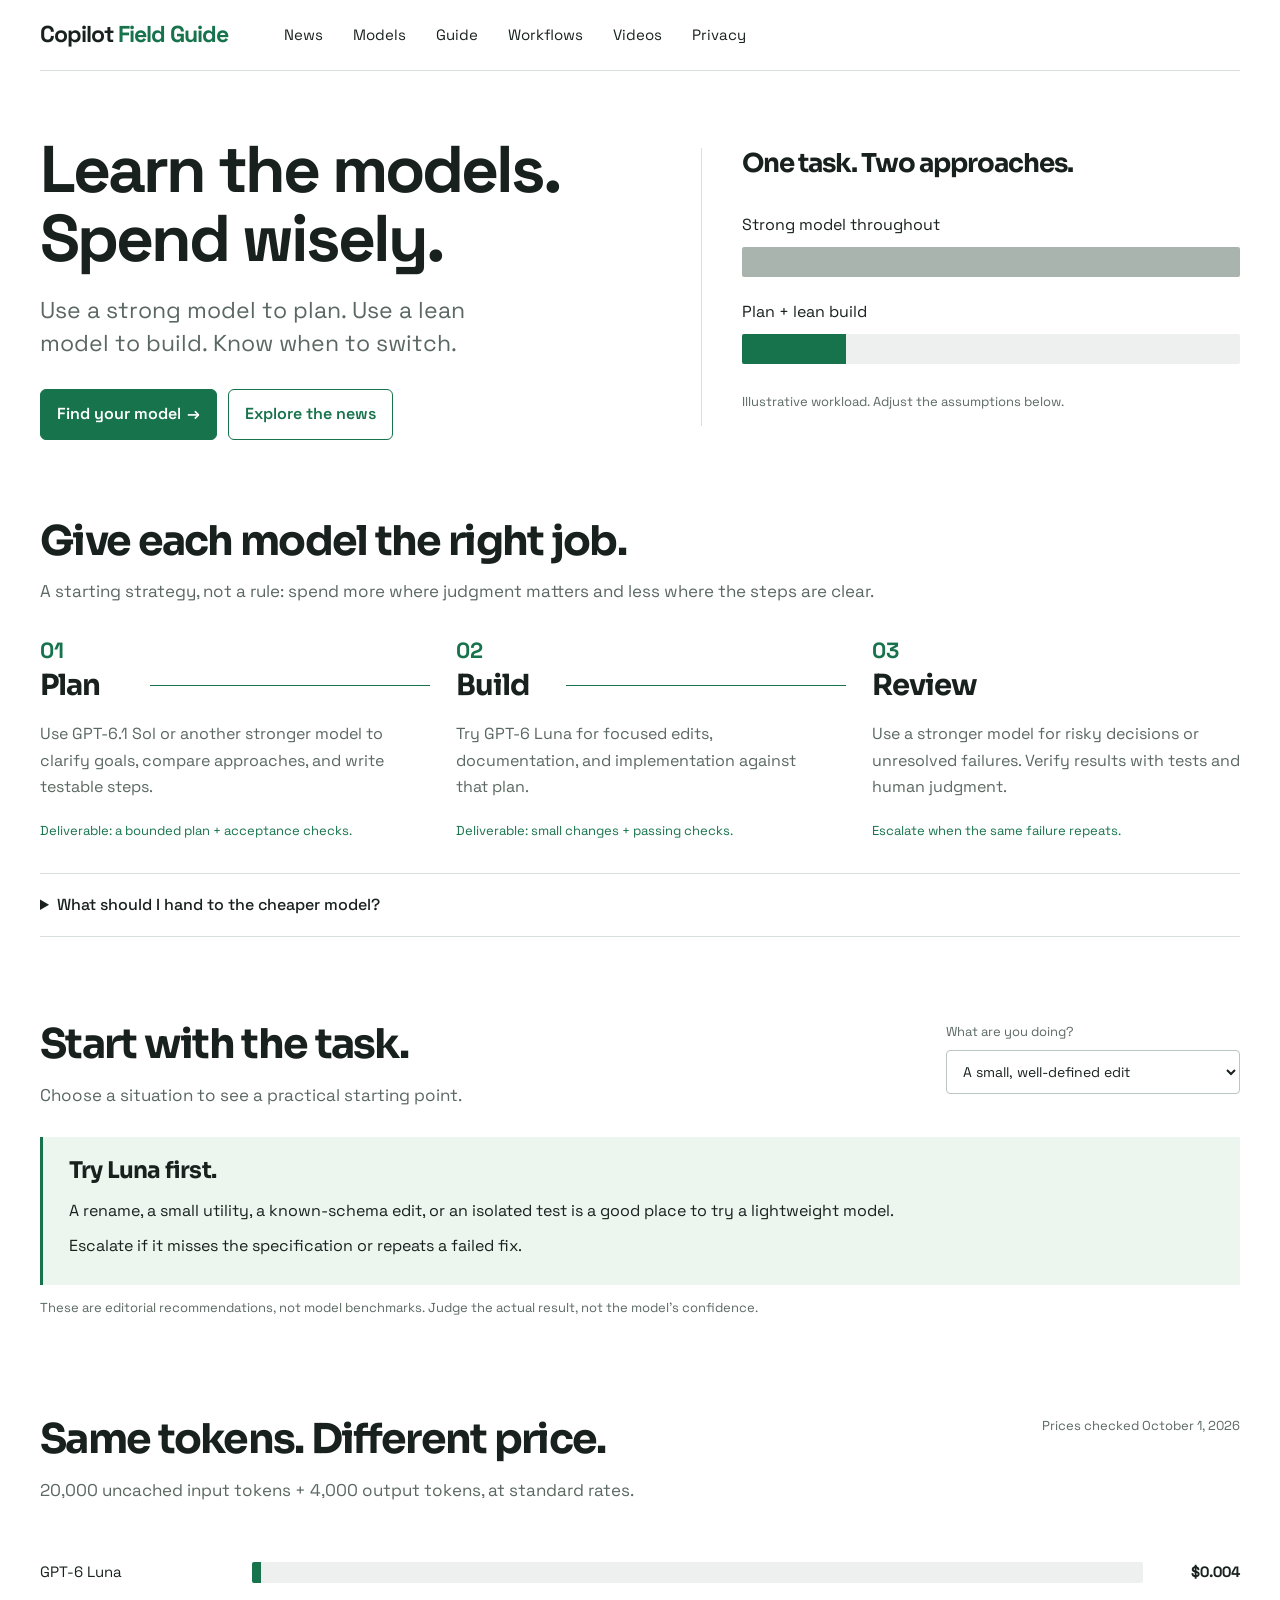
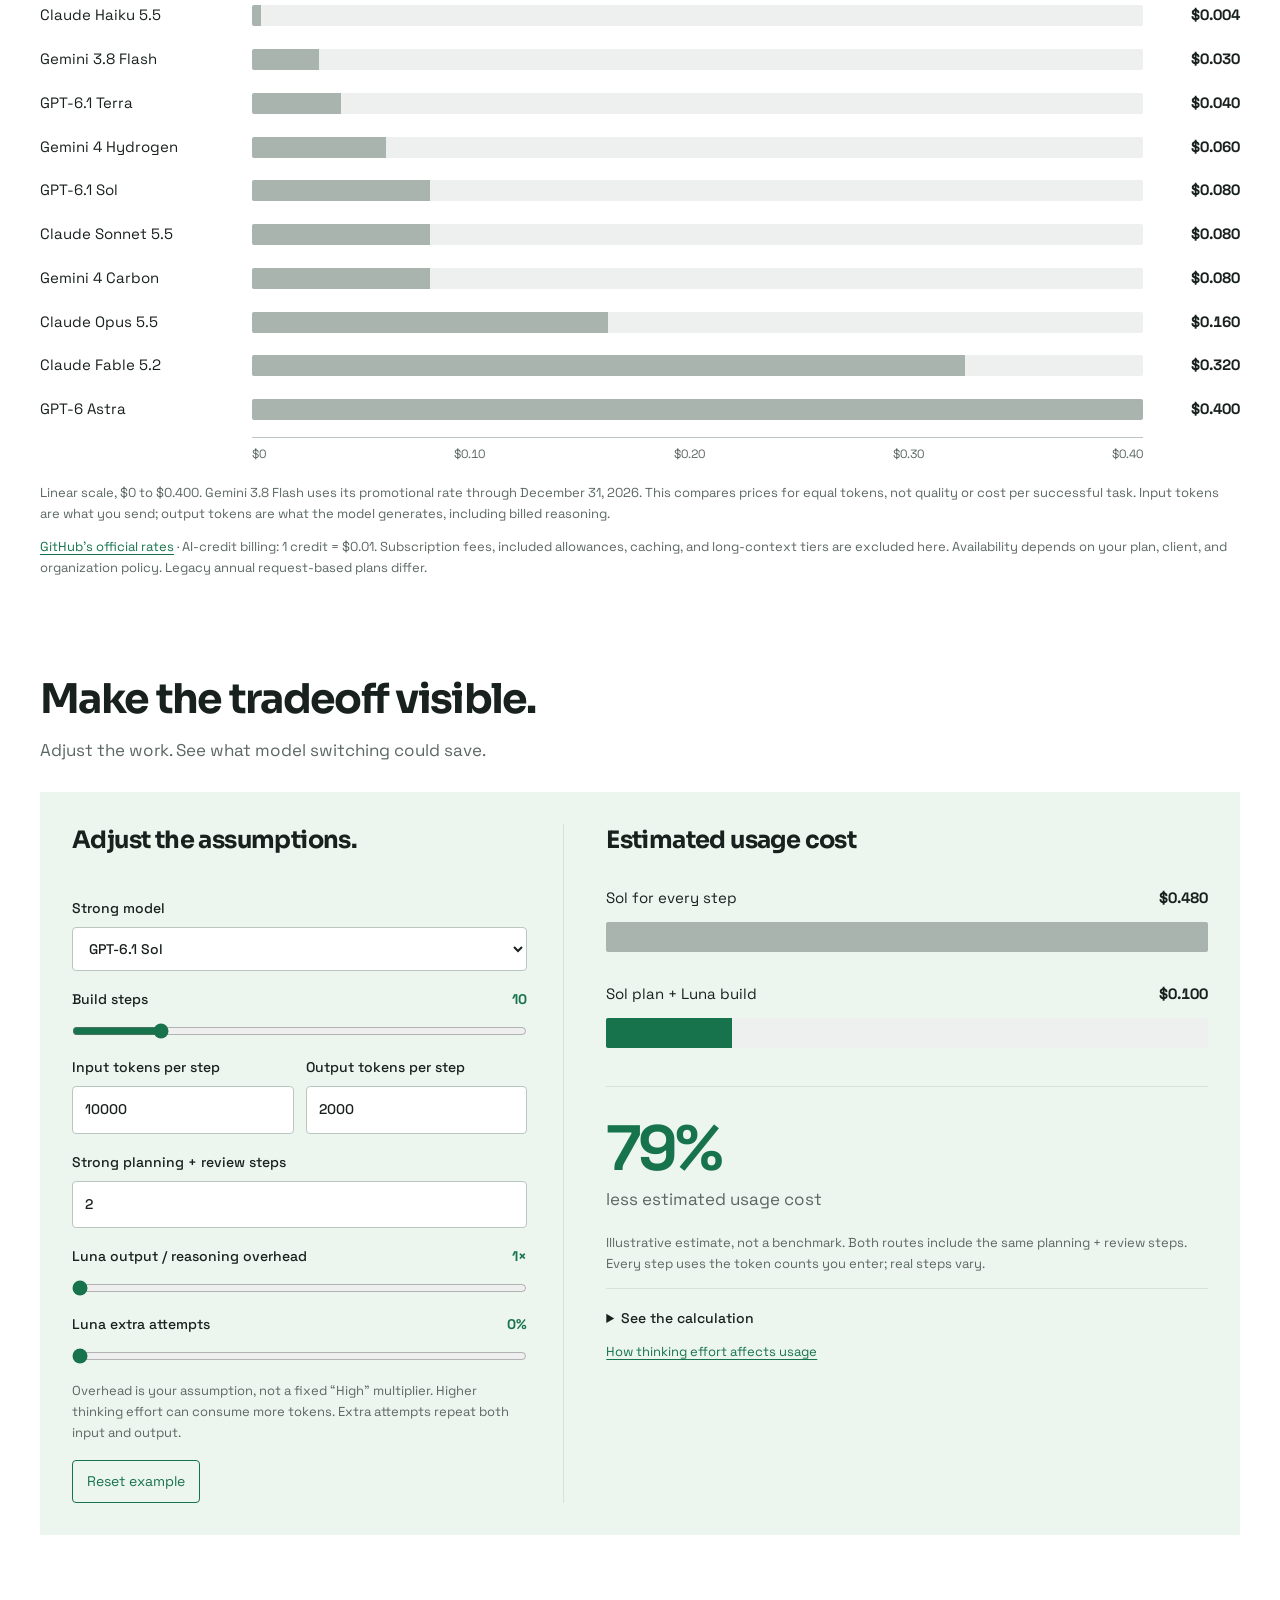
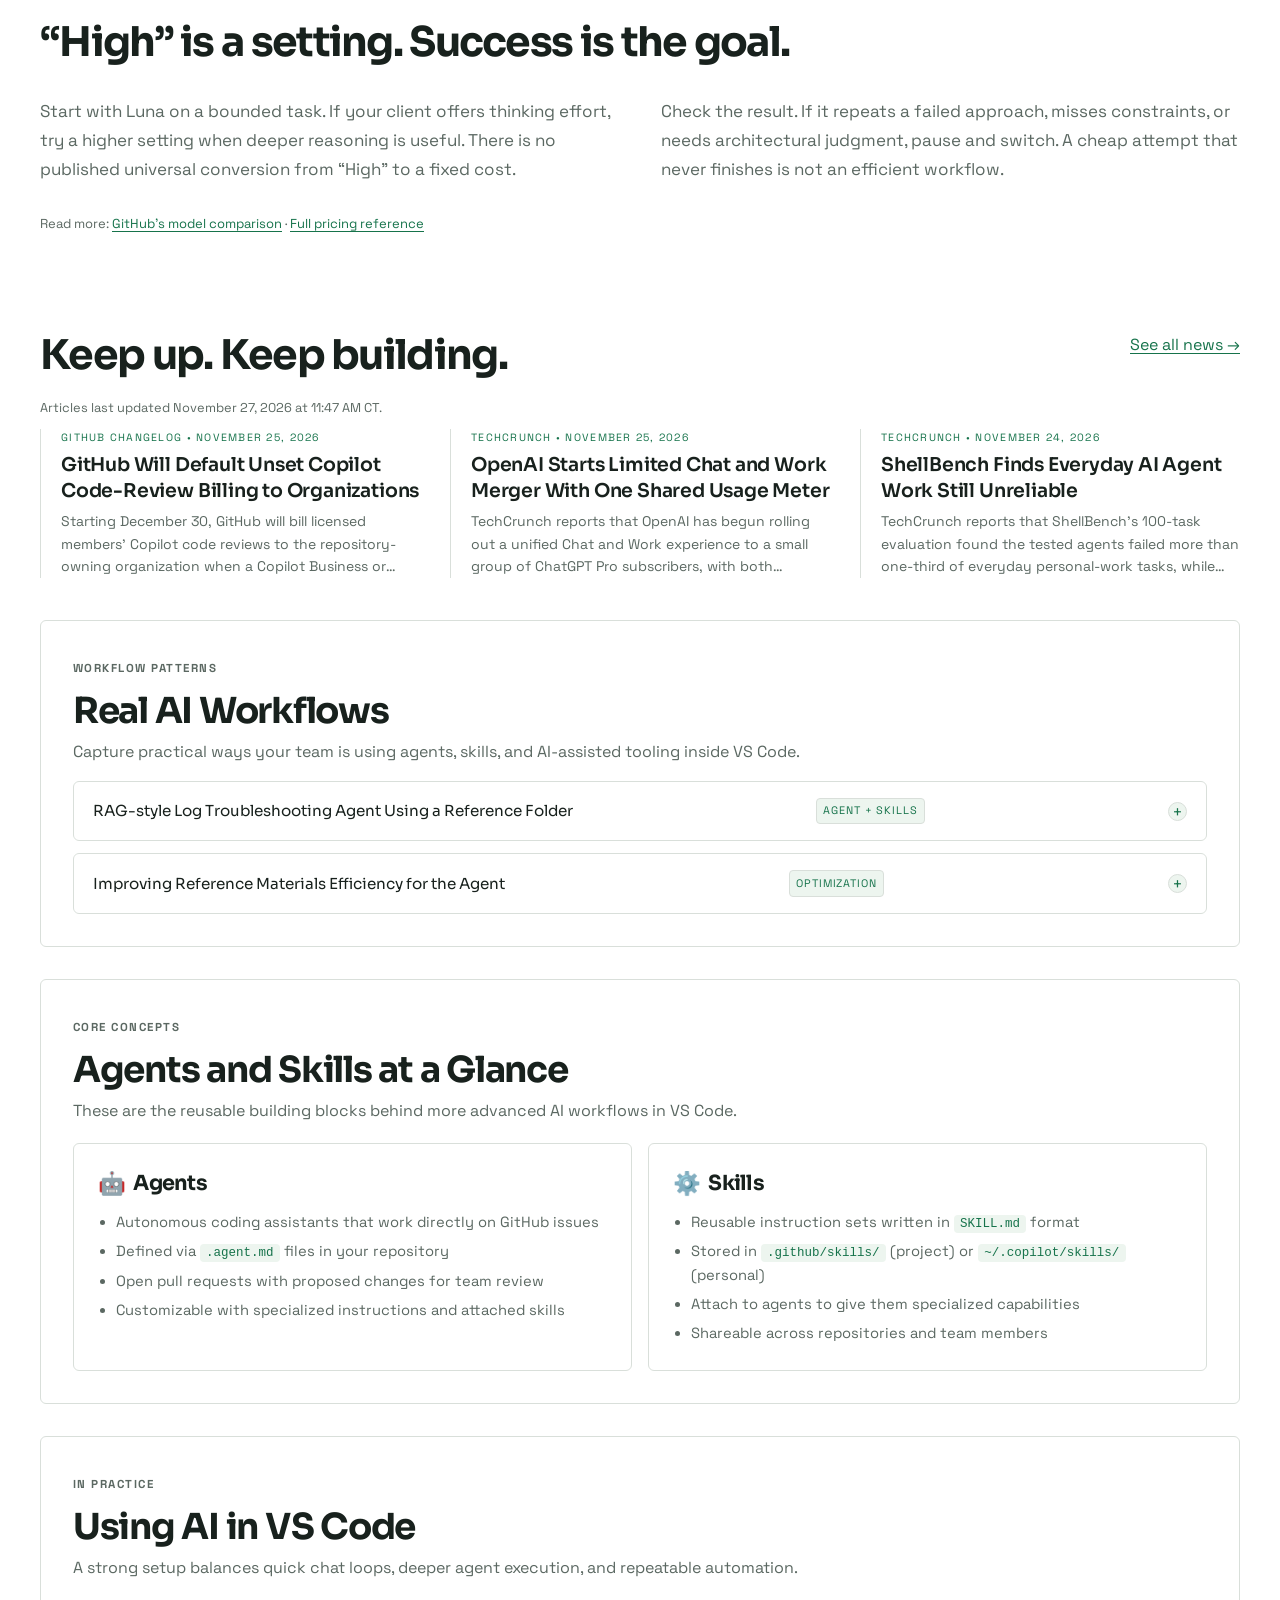
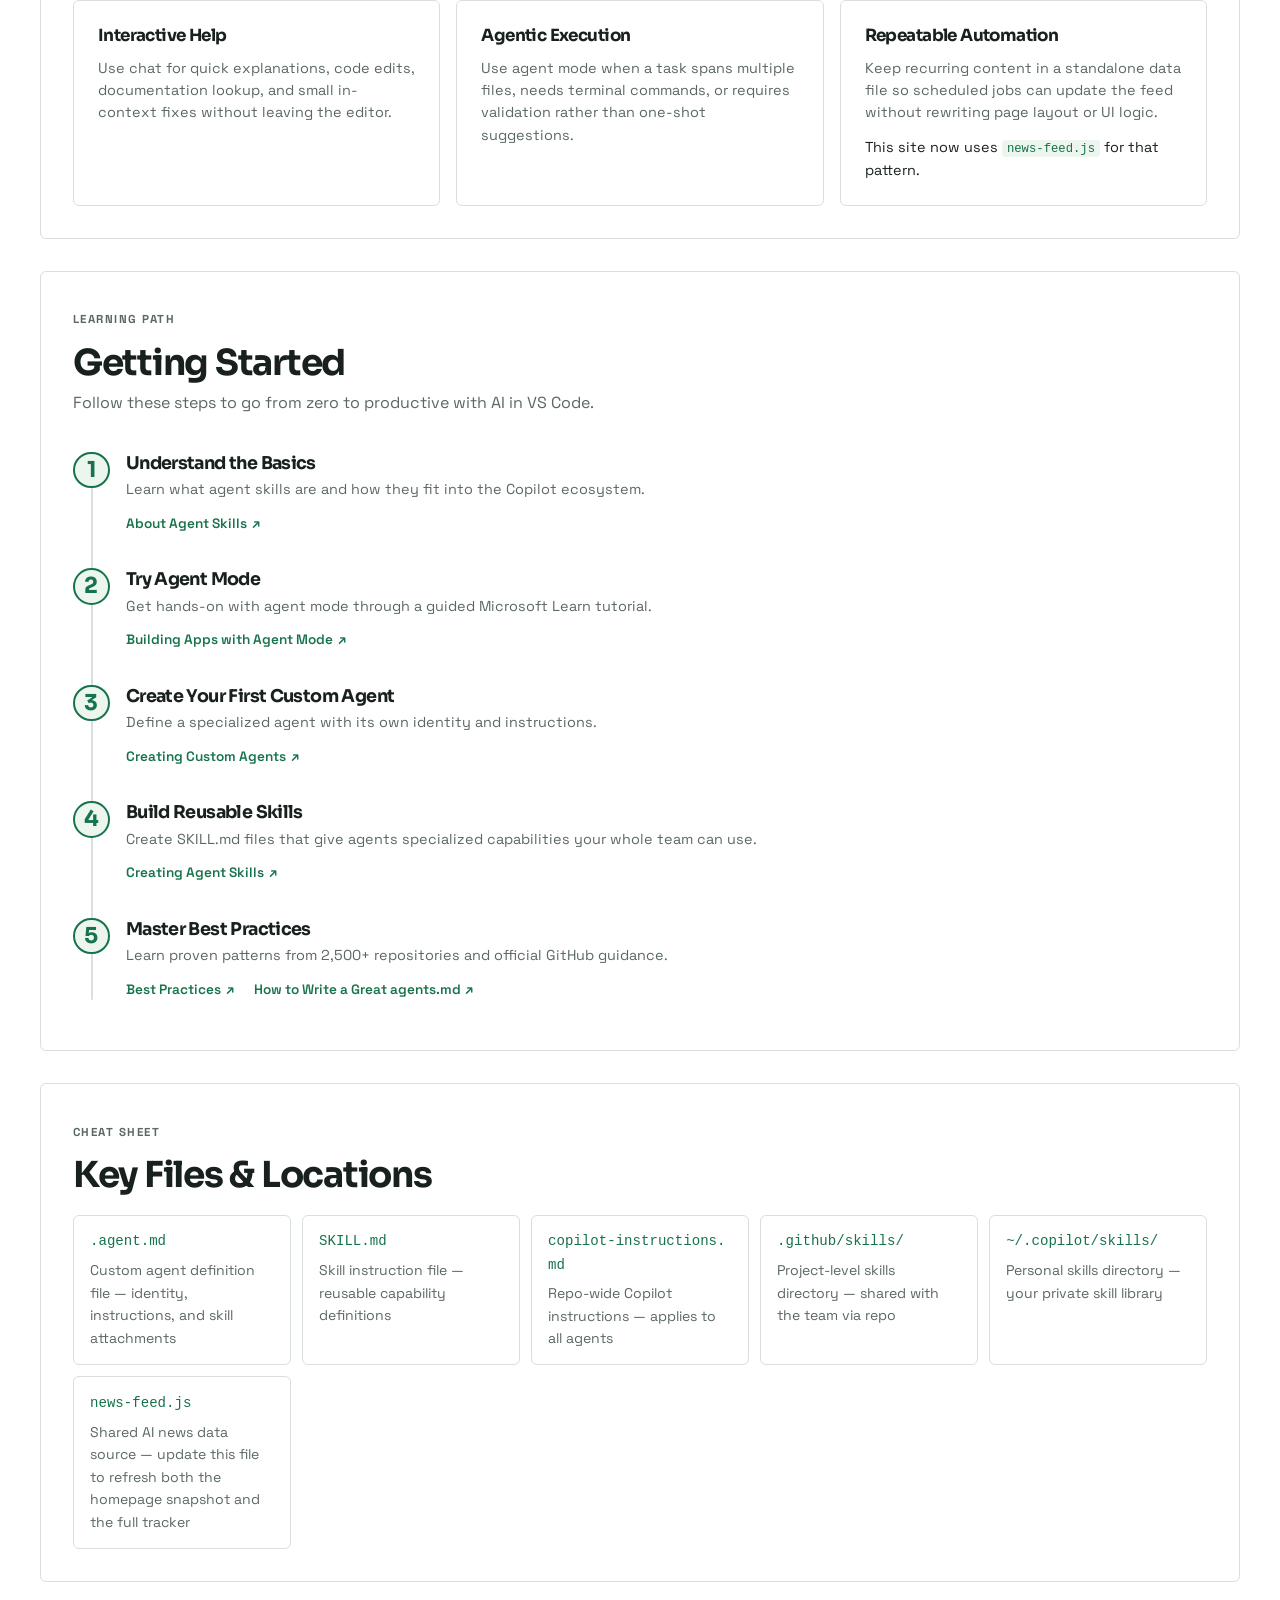
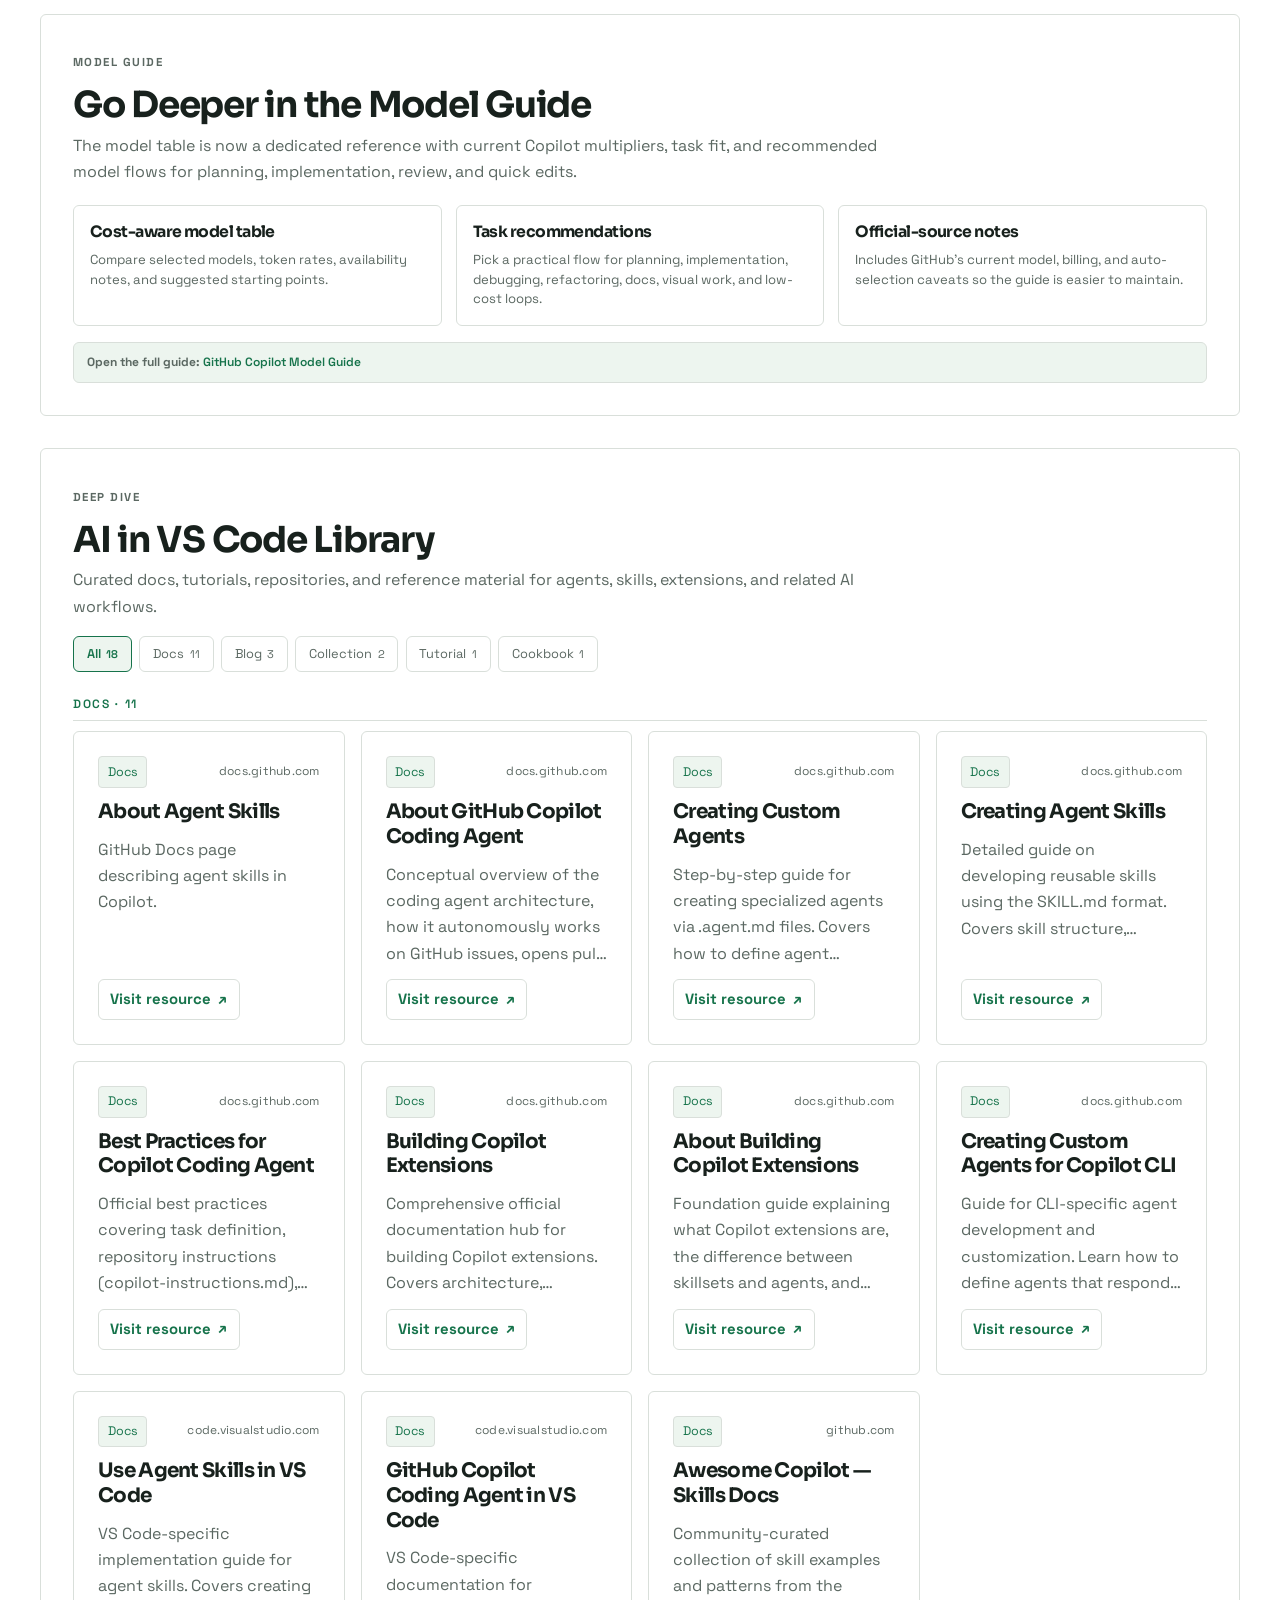
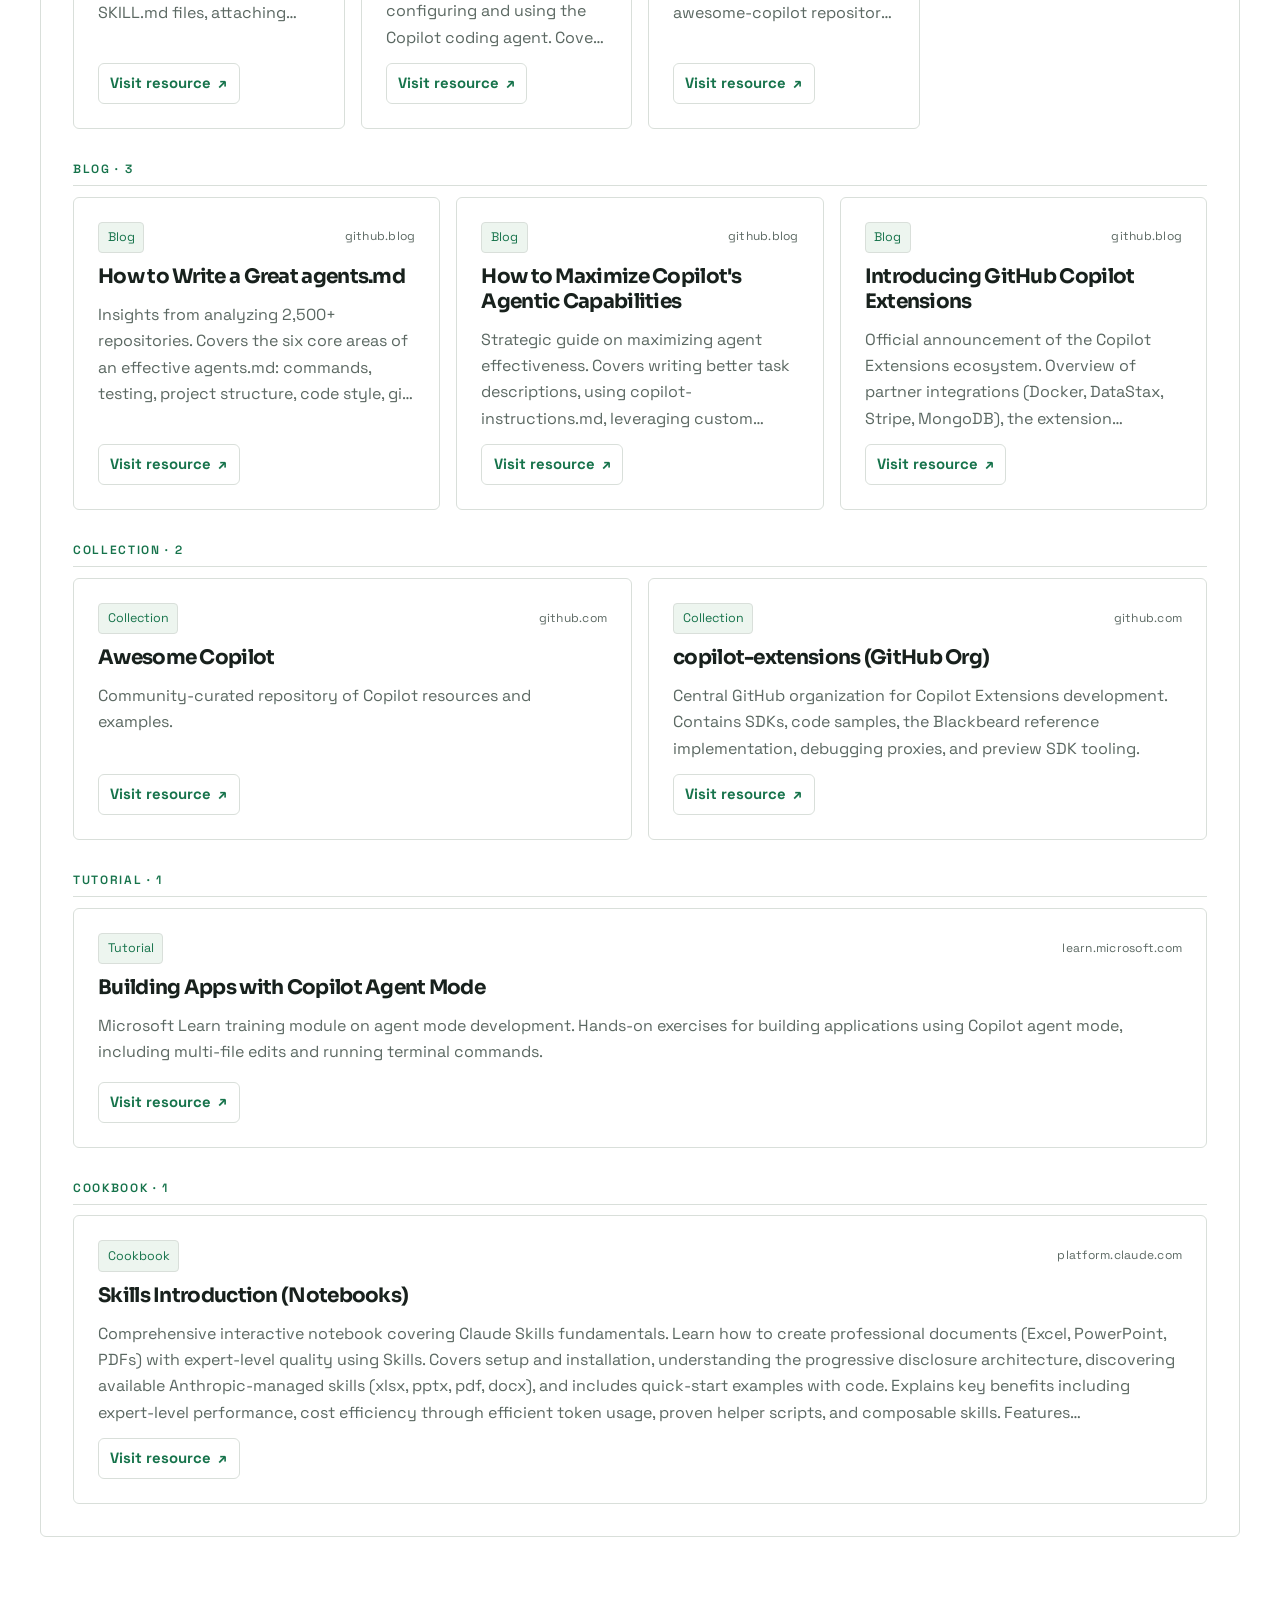
<file: learning.html>
<!doctype html>
<html lang="en">
  <head>
    <meta charset="UTF-8" />
    <meta name="viewport" content="width=device-width, initial-scale=1.0" />
    <title>Copilot Field Guide — Learn Models, Costs &amp; Workflows</title>
    <meta
      name="description"
      content="An informational hub for using AI in VS Code. Learn agents and skills, explore practical workflows, compare models, and track AI news from a daily-updated feed."
    />
    <link rel="preconnect" href="https://fonts.googleapis.com" />
    <link rel="preconnect" href="https://fonts.gstatic.com" crossorigin />
    <link
      href="https://fonts.googleapis.com/css2?family=Space+Grotesk:wght@400;500;700&family=Sora:wght@500;700&display=swap"
      rel="stylesheet"
    />
    <link rel="stylesheet" href="styles.css" />
    <link rel="stylesheet" href="field-guide.css" />
    <link rel="stylesheet" href="model-lab.css" />
  </head>
  <body>
<nav class="field-nav" aria-label="Main navigation"><a class="field-brand" href="index.html">Copilot <span>Field Guide</span></a><div><a href="index.html">News</a><a href="models.html">Models</a><a href="guide.html">Guide</a><a href="learning.html" aria-current="page">Workflows</a><a href="videos.html">Videos</a><a href="enterprise-privacy.html">Privacy</a></div></nav>
    <div class="background-glow" aria-hidden="true"></div>

<main class="page learning-page"><section class="learning-hero" aria-labelledby="page-title"><header class="hero"><h1 id="page-title">Learn the models.<br>Spend wisely.</h1><p class="hero-copy">Use a strong model to plan. Use a lean model to build. Know when to switch.</p><div class="hero-actions"><a class="hero-guide-link" href="#model-lab">Find your model <span aria-hidden="true">→</span></a><a class="hero-guide-link hero-guide-link-secondary" href="news.html">Explore the news</a></div></header><aside class="hero-chart" aria-label="Illustrative workflow comparison"><h2>One task. Two approaches.</h2><p>Strong model throughout</p><div class="bar-track"><div class="bar-fill neutral" style="width:100%"></div></div><p>Plan + lean build</p><div class="bar-track"><div class="bar-fill" style="width:20.8333%"></div></div><p class="chart-note">Illustrative workload. Adjust the assumptions below.</p></aside></section><section class="learning-section" id="model-lab" aria-labelledby="workflow-heading"><h2 id="workflow-heading">Give each model the right job.</h2><p class="section-intro">A starting strategy, not a rule: spend more where judgment matters and less where the steps are clear.</p><div class="workflow-rail"><article><span class="step-number">01</span><h3>Plan</h3><p>Use GPT-6.1 Sol or another stronger model to clarify goals, compare approaches, and write testable steps.</p><small>Deliverable: a bounded plan + acceptance checks.</small></article><article><span class="step-number">02</span><h3>Build</h3><p>Try GPT-6 Luna for focused edits, documentation, and implementation against that plan.</p><small>Deliverable: small changes + passing checks.</small></article><article><span class="step-number">03</span><h3>Review</h3><p>Use a stronger model for risky decisions or unresolved failures. Verify results with tests and human judgment.</p><small>Escalate when the same failure repeats.</small></article></div><details class="handoff"><summary>What should I hand to the cheaper model?</summary><p>Give it the goal, relevant files, the agreed approach, constraints, and commands or checks that prove success. Work in small steps. Ask it to stop and report a blocker instead of guessing.</p><blockquote>“Implement step 2 of this plan. Keep the public API unchanged. Run the listed checks. If the assumptions fail, explain what you found before changing the approach.”</blockquote><p>Switch models in the Copilot model picker. Preserve the plan and relevant context when starting a new conversation; switching alone does not guarantee an effective handoff.</p></details></section>
<section class="learning-section" aria-labelledby="task-heading"><div class="section-heading"><div><h2 id="task-heading">Start with the task.</h2><p class="section-intro">Choose a situation to see a practical starting point.</p></div><label class="task-control">What are you doing?<select id="task-choice"><option value="edit">A small, well-defined edit</option><option value="feature">A feature across several files</option><option value="debug">A bug with an unclear cause</option><option value="risk">Security, payments, or a migration</option><option value="docs">Documentation from known sources</option></select></label></div><div class="task-answer" id="task-answer" aria-live="polite"></div><p class="chart-note">These are editorial recommendations, not model benchmarks. Judge the actual result, not the model’s confidence.</p></section>
<section class="learning-section" aria-labelledby="price-heading"><div class="section-heading"><div><h2 id="price-heading">Same tokens. Different price.</h2><p class="section-intro">20,000 uncached input tokens + 4,000 output tokens, at standard rates.</p></div><span class="date-note">Prices checked October 1, 2026</span></div><div class="price-chart" id="price-chart" aria-label="Usage price comparison"></div><div class="price-axis" aria-hidden="true"><span>$0</span><span>$0.10</span><span>$0.20</span><span>$0.30</span><span>$0.40</span></div><p class="chart-note">Linear scale, $0 to $0.400. Gemini 3.8 Flash uses its promotional rate through December 31, 2026. This compares prices for equal tokens, not quality or cost per successful task. Input tokens are what you send; output tokens are what the model generates, including billed reasoning.</p><p class="source-note"><a href="https://docs.github.com/en/copilot/reference/copilot-billing/models-and-pricing" target="_blank" rel="noopener">GitHub’s official rates</a> · AI-credit billing: 1 credit = $0.01. Subscription fees, included allowances, caching, and long-context tiers are excluded here. Availability depends on your plan, client, and organization policy. Legacy annual request-based plans differ.</p></section>
<section class="learning-section" id="cost-calculator" aria-labelledby="cost-heading"><h2 id="cost-heading">Make the tradeoff visible.</h2><p class="section-intro">Adjust the work. See what model switching could save.</p><div class="cost-lab"><form class="lab-controls" id="cost-form"><h3>Adjust the assumptions.</h3><label>Strong model<select id="strong-model"><option value="sol">GPT-6.1 Sol</option><option value="sonnet">Claude Sonnet 5.5</option><option value="opus">Claude Opus 5.5</option><option value="astra">GPT-6 Astra</option></select></label><label>Build steps <output id="steps-value">10</output><input id="build-steps" type="range" min="1" max="50" value="10"></label><div class="token-fields"><label>Input tokens per step<input id="input-tokens" type="number" min="0" max="272000" step="1000" value="10000" required></label><label>Output tokens per step<input id="output-tokens" type="number" min="0" max="100000" step="1000" value="2000" required></label></div><label>Strong planning + review steps<input id="strong-steps" type="number" min="0" max="20" value="2" required></label><label>Luna output / reasoning overhead <output id="effort-value">1×</output><input id="luna-overhead" type="range" min="1" max="20" step="0.5" value="1"></label><label>Luna extra attempts <output id="retry-value">0%</output><input id="luna-retries" type="range" min="0" max="300" step="10" value="0"></label><p class="chart-note">Overhead is your assumption, not a fixed “High” multiplier. Higher thinking effort can consume more tokens. Extra attempts repeat both input and output.</p><button class="reset-button" type="reset">Reset example</button></form><div class="lab-results"><h3>Estimated usage cost</h3><div class="cost-bar-row"><div><span id="all-label">Sol for every step</span><strong id="all-cost">$0.480</strong></div><div class="bar-track"><div class="bar-fill neutral" id="all-bar"></div></div></div><div class="cost-bar-row"><div><span id="mixed-label">Sol plan + Luna build</span><strong id="mixed-cost">$0.100</strong></div><div class="bar-track"><div class="bar-fill" id="mixed-bar"></div></div></div><div class="savings" aria-live="polite"><strong id="savings-number">79%</strong><span id="savings-text">less estimated usage cost</span></div><p class="estimate-note">Illustrative estimate, not a benchmark. Both routes include the same planning + review steps. Every step uses the token counts you enter; real steps vary.</p><details><summary>See the calculation</summary><p id="formula"></p><p>Cost = (input tokens × input rate + output tokens × output rate) ÷ 1,000,000. No cache reads or writes. Standard tier only; per-step input is capped at 272K. Dollars show usage value, not necessarily an extra charge on your bill.</p></details><p class="source-note"><a href="https://code.visualstudio.com/docs/agent-customization/language-models" target="_blank" rel="noopener">How thinking effort affects usage</a></p></div></div></section>
<section class="learning-section effort-lesson"><h2>“High” is a setting. Success is the goal.</h2><div class="lesson-columns"><p>Start with Luna on a bounded task. If your client offers thinking effort, try a higher setting when deeper reasoning is useful. There is no published universal conversion from “High” to a fixed cost.</p><p>Check the result. If it repeats a failed approach, misses constraints, or needs architectural judgment, pause and switch. A cheap attempt that never finishes is not an efficient workflow.</p></div><p class="source-note">Read more: <a href="https://docs.github.com/en/copilot/reference/ai-models/model-comparison" target="_blank" rel="noopener">GitHub’s model comparison</a> · <a href="models.html#model-table">Full pricing reference</a></p></section><section class="learning-section news-sidebar" aria-labelledby="latest-news-heading"><div class="news-sidebar-head"><div class="section-heading"><h2 id="latest-news-heading">Keep up. Keep building.</h2><a href="news.html">See all news →</a></div></div><div class="latest-news-list" id="latest-news-list" role="list"></div></section>      <!-- ── Use Cases Panel ──────────────────────────────── -->
      <section class="panel reveal" id="use-cases" aria-labelledby="use-cases-heading">
        <div class="panel-head">
          <p class="eyebrow">Workflow Patterns</p>
          <h2 id="use-cases-heading">Real AI Workflows</h2>
          <p>Capture practical ways your team is using agents, skills, and AI-assisted tooling inside VS Code.</p>
        </div>

        <div class="use-cases-list">
          <details class="use-case-item">
            <summary>
              <span class="use-case-title">RAG-style Log Troubleshooting Agent Using a Reference Folder</span>
              <span class="use-case-tag">Agent + Skills</span>
            </summary>
            <div class="use-case-body">
              <p>
                Build a dedicated Copilot agent that uses a reference folder of documentation you choose and can alter,
                incident notes, and snippets of common issues to troubleshoot new logs faster with retrieval-style context.
              </p>

              <h3>How To Set It Up</h3>
              <ol class="use-case-steps">
                <li>Create a <code>reference/</code> folder with the exact reference documents you want it to use, known error signatures, and resolution notes.</li>
                <li>Add a custom <code>.agent.md</code> focused on troubleshooting and root-cause analysis.</li>
                <li>Create one or more <code>SKILL.md</code> files for parsing logs, matching patterns, and proposing fixes.</li>
                <li>Attach those skills to the agent so it consistently follows your triage workflow.</li>
                <li>Prompt the agent with new logs and ask it to compare against the reference folder before recommending actions.</li>

              </ol>

              <h3>Why This Works Well</h3>
              <ul class="use-case-points">
                <li>Keeps the agent focused, and if you add limits to the tools it can't attempt any rewrites.</li>
                <li>Reduces repeated manual searching across old tickets and files.</li>
                <li>You are able to prompt it to ensure the responses it gives meet your standards to reduce edits before passing information along, and to speed checking the results</li>
                <li>You can ask for it to find links to the information in the documentation to support its answers</li>
              </ul>

              <h3>Copilot Build Assist</h3>
              <p>
                Copilot can help generate both the agent and skills: ask it to scaffold your
                <code>.agent.md</code>, draft <code>SKILL.md</code> instructions, and refine prompts for better
                troubleshooting output over time.
              </p>
              <p>
                <strong>Tip:</strong> Use Copilot and explain what you want the agent to focus on. After it writes the
                agent for you, ask Copilot if there are any useful skills it sees that might help the agent
                function better. It is amazing what it can come up with to help itself improve.
              </p>
            </div>
          </details>

          <details class="use-case-item">
            <summary>
              <span class="use-case-title">Improving Reference Materials Efficiency for the Agent</span>
              <span class="use-case-tag">Optimization</span>
            </summary>
            <div class="use-case-body">
              <p>
                You can take the reference folder you created, and prompt the agent to go through the files and restructure them for its efficiency. Create new documents to document types that are more efficient, and rename or reorganize to improve retrieval, and use less tokens. This is a great way to optimize the agent's performance without changing the underlying code of the agent or skills, just by improving the materials it uses to reference.
              </p>
              <br />
              <p>
                <strong>Tip:</strong> Make sure you tell the agent not to 'rewrite' the information, but to only restructure it. You don't want to lose any of the important information, just make it more efficient for the agent to reference.
              </p>
            </div>
          </details>
        </div>
      </section>

      <!-- ── Overview Panel ─────────────────────────────────── -->
      <section class="panel reveal" id="overview" aria-labelledby="overview-heading">
        <div class="panel-head">
          <p class="eyebrow">Core Concepts</p>
          <h2 id="overview-heading">Agents and Skills at a Glance</h2>
          <p>These are the reusable building blocks behind more advanced AI workflows in VS Code.</p>
        </div>
        <div class="overview-grid">
          <div class="overview-card">
            <h3>
              <span class="overview-icon" aria-hidden="true">&#x1F916;</span>
              Agents
            </h3>
            <ul class="overview-list">
              <li>Autonomous coding assistants that work directly on GitHub issues</li>
              <li>Defined via <code>.agent.md</code> files in your repository</li>
              <li>Open pull requests with proposed changes for team review</li>
              <li>Customizable with specialized instructions and attached skills</li>
            </ul>
          </div>
          <div class="overview-card">
            <h3>
              <span class="overview-icon" aria-hidden="true">&#x2699;&#xFE0F;</span>
              Skills
            </h3>
            <ul class="overview-list">
              <li>Reusable instruction sets written in <code>SKILL.md</code> format</li>
              <li>Stored in <code>.github/skills/</code> (project) or <code>~/.copilot/skills/</code> (personal)</li>
              <li>Attach to agents to give them specialized capabilities</li>
              <li>Shareable across repositories and team members</li>
            </ul>
          </div>
        </div>
      </section>

      <!-- ── AI in VS Code Panel ───────────────────────────── -->
      <section class="panel reveal" id="ai-in-vscode" aria-labelledby="ai-vscode-heading">
        <div class="panel-head">
          <p class="eyebrow">In Practice</p>
          <h2 id="ai-vscode-heading">Using AI in VS Code</h2>
          <p>A strong setup balances quick chat loops, deeper agent execution, and repeatable automation.</p>
        </div>
        <div class="workflow-grid">
          <article class="workflow-card">
            <h3>Interactive Help</h3>
            <p>Use chat for quick explanations, code edits, documentation lookup, and small in-context fixes without leaving the editor.</p>
          </article>
          <article class="workflow-card">
            <h3>Agentic Execution</h3>
            <p>Use agent mode when a task spans multiple files, needs terminal commands, or requires validation rather than one-shot suggestions.</p>
          </article>
          <article class="workflow-card">
            <h3>Repeatable Automation</h3>
            <p>Keep recurring content in a standalone data file so scheduled jobs can update the feed without rewriting page layout or UI logic.</p>
            <p class="workflow-note">This site now uses <code>news-feed.js</code> for that pattern.</p>
          </article>
        </div>
      </section>

      <!-- ── Getting Started Panel ──────────────────────────── -->
      <section class="panel reveal" id="getting-started" aria-labelledby="gs-heading">
        <div class="panel-head">
          <p class="eyebrow">Learning Path</p>
          <h2 id="gs-heading">Getting Started</h2>
          <p>Follow these steps to go from zero to productive with AI in VS Code.</p>
        </div>
        <div class="steps-timeline">

          <div class="step-card">
            <span class="step-number">1</span>
            <div class="step-body">
              <h3>Understand the Basics</h3>
              <p>Learn what agent skills are and how they fit into the Copilot ecosystem.</p>
              <a class="step-link" href="https://docs.github.com/en/copilot/concepts/agents/about-agent-skills" target="_blank" rel="noreferrer noopener">
                About Agent Skills <span aria-hidden="true">↗</span>
              </a>
            </div>
          </div>

          <div class="step-card">
            <span class="step-number">2</span>
            <div class="step-body">
              <h3>Try Agent Mode</h3>
              <p>Get hands-on with agent mode through a guided Microsoft Learn tutorial.</p>
              <a class="step-link" href="https://learn.microsoft.com/en-us/training/modules/github-copilot-agent-mode/" target="_blank" rel="noreferrer noopener">
                Building Apps with Agent Mode <span aria-hidden="true">↗</span>
              </a>
            </div>
          </div>

          <div class="step-card">
            <span class="step-number">3</span>
            <div class="step-body">
              <h3>Create Your First Custom Agent</h3>
              <p>Define a specialized agent with its own identity and instructions.</p>
              <a class="step-link" href="https://docs.github.com/en/copilot/how-tos/use-copilot-agents/coding-agent/create-custom-agents" target="_blank" rel="noreferrer noopener">
                Creating Custom Agents <span aria-hidden="true">↗</span>
              </a>
            </div>
          </div>

          <div class="step-card">
            <span class="step-number">4</span>
            <div class="step-body">
              <h3>Build Reusable Skills</h3>
              <p>Create SKILL.md files that give agents specialized capabilities your whole team can use.</p>
              <a class="step-link" href="https://docs.github.com/en/copilot/how-tos/use-copilot-agents/coding-agent/create-skills" target="_blank" rel="noreferrer noopener">
                Creating Agent Skills <span aria-hidden="true">↗</span>
              </a>
            </div>
          </div>

          <div class="step-card">
            <span class="step-number">5</span>
            <div class="step-body">
              <h3>Master Best Practices</h3>
              <p>Learn proven patterns from 2,500+ repositories and official GitHub guidance.</p>
              <a class="step-link" href="https://docs.github.com/copilot/how-tos/agents/copilot-coding-agent/best-practices-for-using-copilot-to-work-on-tasks" target="_blank" rel="noreferrer noopener">
                Best Practices <span aria-hidden="true">↗</span>
              </a>
              <a class="step-link" href="https://github.blog/ai-and-ml/github-copilot/how-to-write-a-great-agents-md-lessons-from-over-2500-repositories/" target="_blank" rel="noreferrer noopener">
                How to Write a Great agents.md <span aria-hidden="true">↗</span>
              </a>
            </div>
          </div>

        </div>
      </section>

      <!-- ── Quick Reference Panel ──────────────────────────── -->
      <section class="panel reveal" id="quick-ref" aria-labelledby="qr-heading">
        <div class="panel-head">
          <p class="eyebrow">Cheat Sheet</p>
          <h2 id="qr-heading">Key Files &amp; Locations</h2>
        </div>
        <div class="ref-grid">
          <div class="ref-item">
            <code class="ref-file">.agent.md</code>
            <span class="ref-desc">Custom agent definition file — identity, instructions, and skill attachments</span>
          </div>
          <div class="ref-item">
            <code class="ref-file">SKILL.md</code>
            <span class="ref-desc">Skill instruction file — reusable capability definitions</span>
          </div>
          <div class="ref-item">
            <code class="ref-file">copilot-instructions.md</code>
            <span class="ref-desc">Repo-wide Copilot instructions — applies to all agents</span>
          </div>
          <div class="ref-item">
            <code class="ref-file">.github/skills/</code>
            <span class="ref-desc">Project-level skills directory — shared with the team via repo</span>
          </div>
          <div class="ref-item">
            <code class="ref-file">~/.copilot/skills/</code>
            <span class="ref-desc">Personal skills directory — your private skill library</span>
          </div>
          <div class="ref-item">
            <code class="ref-file">news-feed.js</code>
            <span class="ref-desc">Shared AI news data source — update this file to refresh both the homepage snapshot and the full tracker</span>
          </div>
        </div>
      </section>

      <!-- ── Models Panel ──────────────────────────────────── -->
      <section class="panel reveal" id="models" aria-labelledby="models-heading">
        <div class="panel-head">
          <p class="eyebrow">Model Guide</p>
          <h2 id="models-heading">Go Deeper in the Model Guide</h2>
          <p>
            The model table is now a dedicated reference with current Copilot multipliers, task fit,
            and recommended model flows for planning, implementation, review, and quick edits.
          </p>
        </div>
        <div class="model-preview-grid">
          <article class="model-preview-card">
            <h3>Cost-aware model table</h3>
            <p>Compare selected models, token rates, availability notes, and suggested starting points.</p>
          </article>
          <article class="model-preview-card">
            <h3>Task recommendations</h3>
            <p>Pick a practical flow for planning, implementation, debugging, refactoring, docs, visual work, and low-cost loops.</p>
          </article>
          <article class="model-preview-card">
            <h3>Official-source notes</h3>
            <p>Includes GitHub's current model, billing, and auto-selection caveats so the guide is easier to maintain.</p>
          </article>
        </div>
        <div class="legend-info">
          <p>
            <strong>Open the full guide:</strong>
            <a href="models.html">GitHub Copilot Model Guide</a>
          </p>
        </div>
      </section>

      <!-- ── Resource Library (existing) ────────────────────── -->
      <section class="panel reveal" id="resources" aria-labelledby="resource-list-heading">
        <div class="panel-head">
          <p class="eyebrow">Deep Dive</p>
          <h2 id="resource-list-heading">AI in VS Code Library</h2>
          <p>Curated docs, tutorials, repositories, and reference material for agents, skills, extensions, and related AI workflows.</p>
          <div class="filter-bar" id="filter-bar" role="tablist" aria-label="Filter by category"></div>
        </div>
        <div id="resource-grid" role="list"></div>
      </section>

    </main>

    <template id="resource-card-template">
      <article class="resource-card" role="listitem">
        <div class="card-top">
          <span class="chip"></span>
          <span class="source"></span>
        </div>
        <h3></h3>
        <p class="note"></p>
        <div class="card-actions">
          <a class="visit-link" target="_blank" rel="noreferrer noopener">Visit resource</a>
        </div>
      </article>
    </template>

      <script src="news-feed.js"></script>
      <script src="news-updates.js"></script>
      <script src="script.js"></script>
  <script src="model-lab.js"></script>
  </body>
</html>
</file>
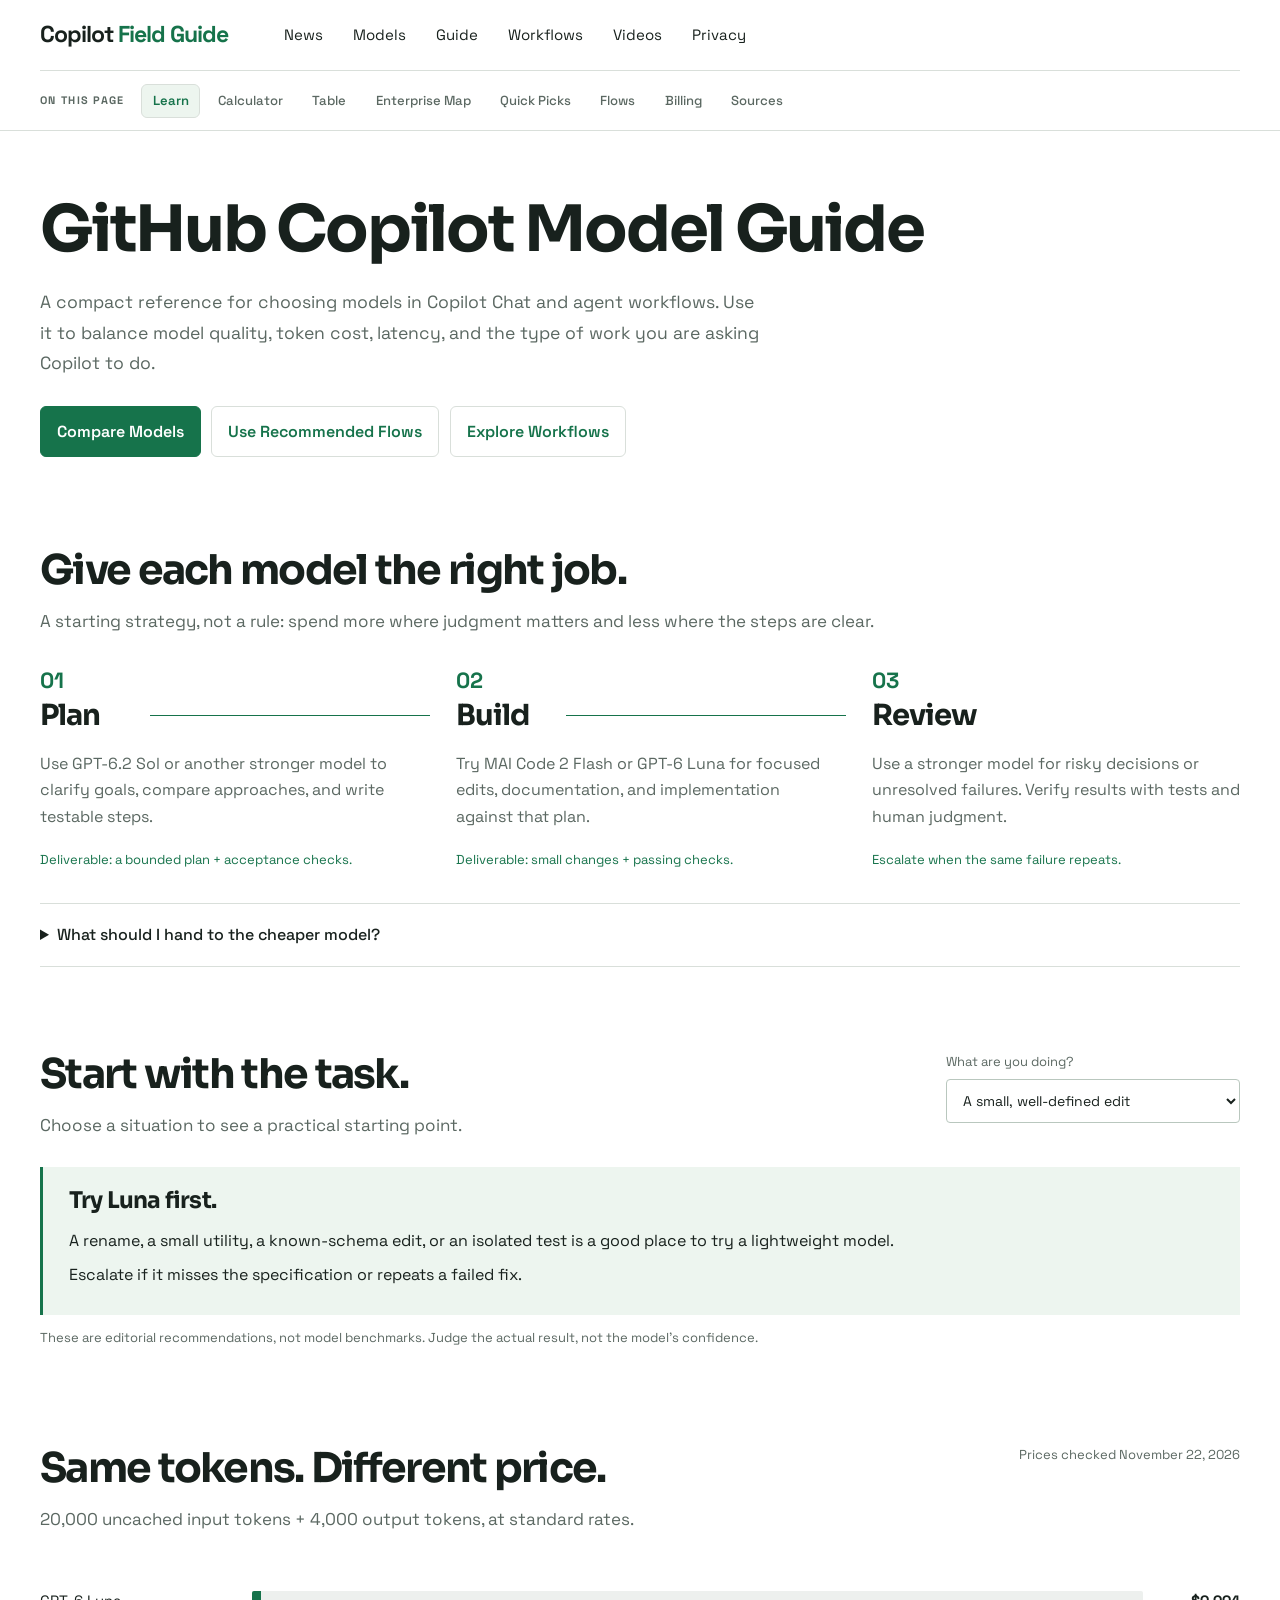
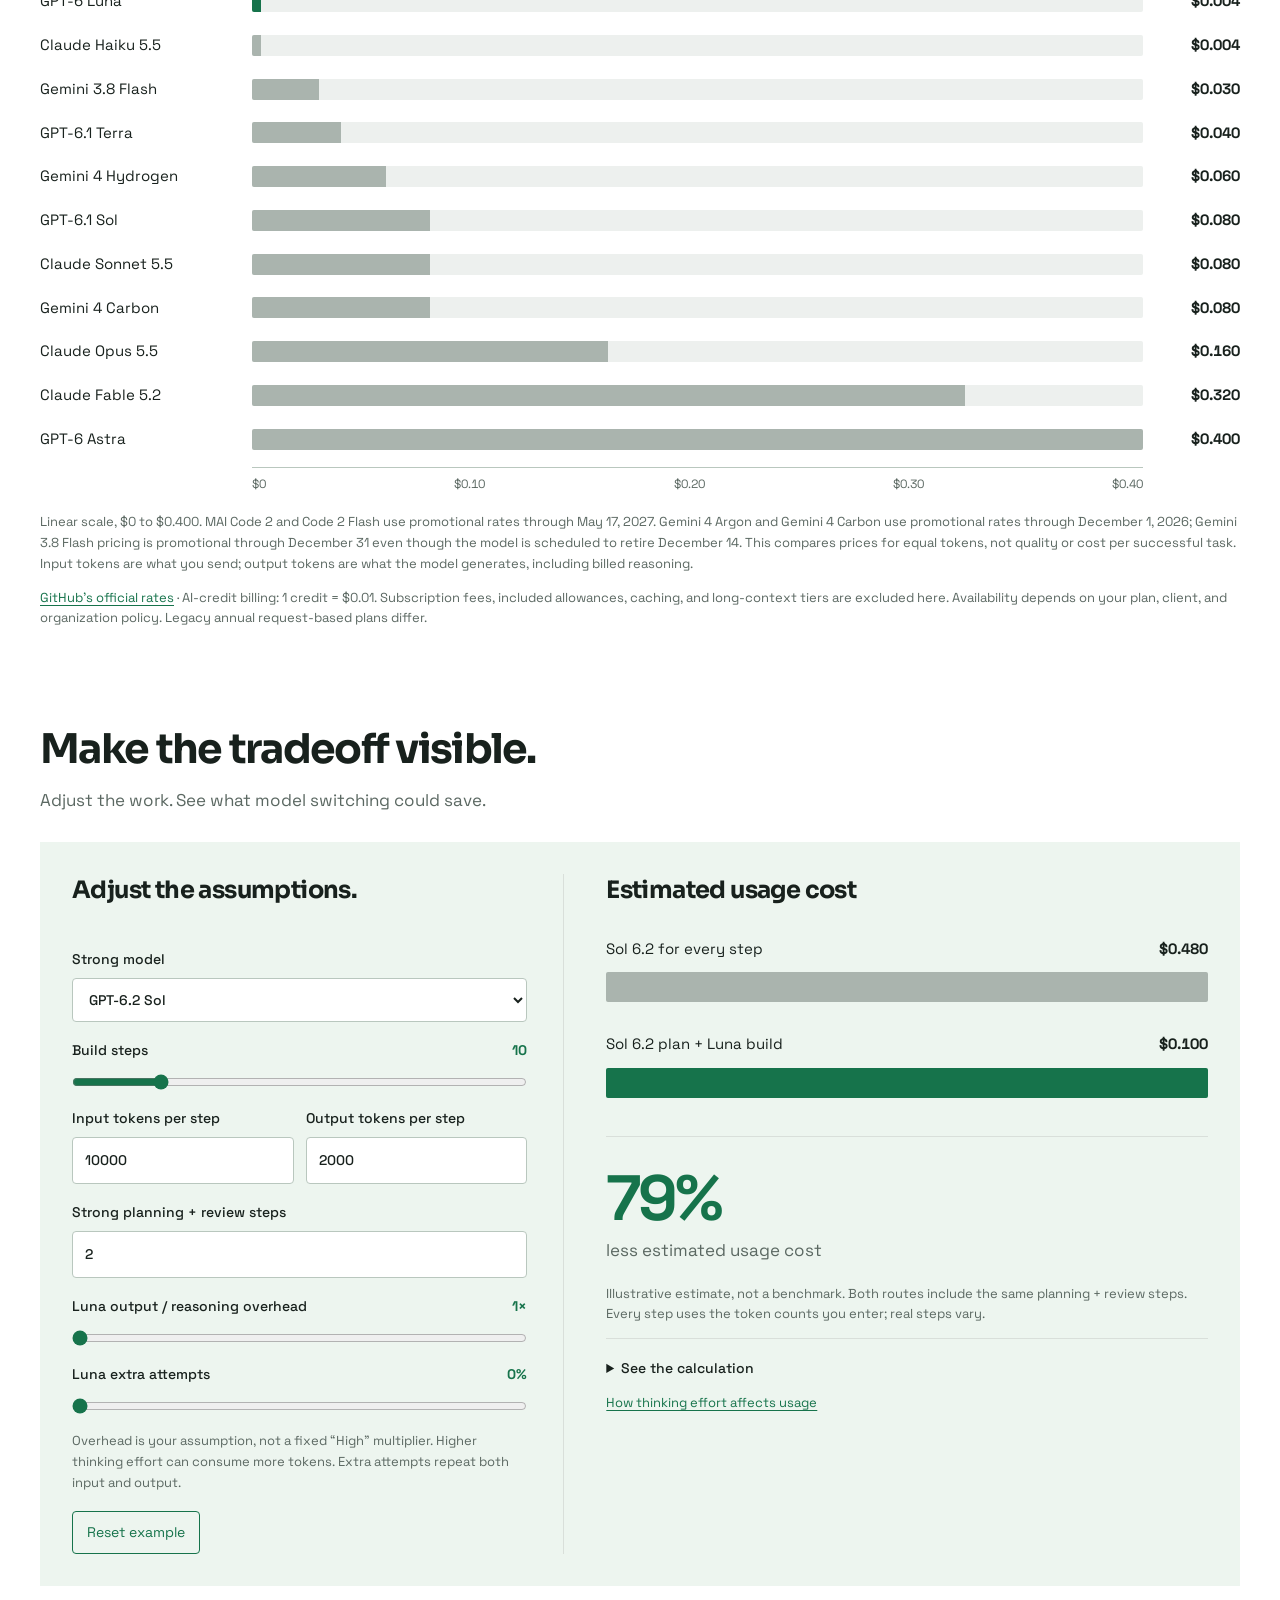
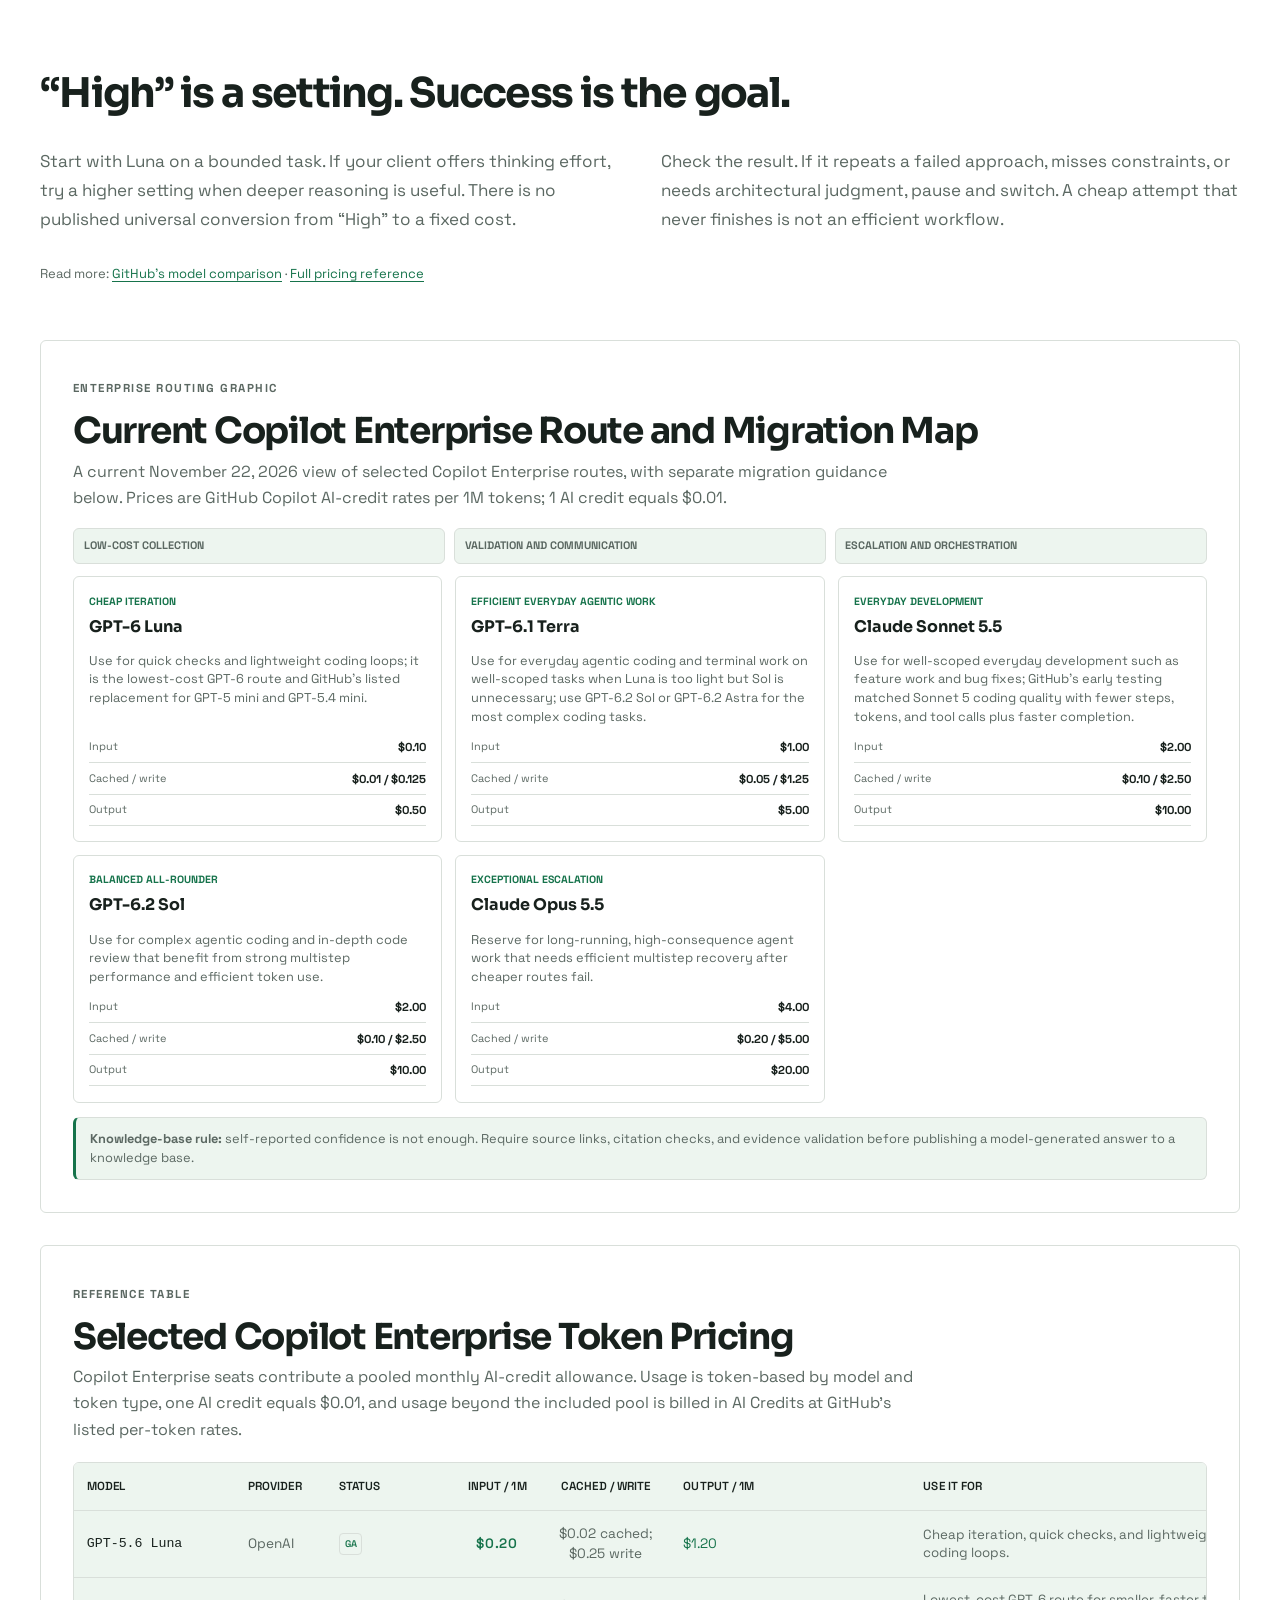
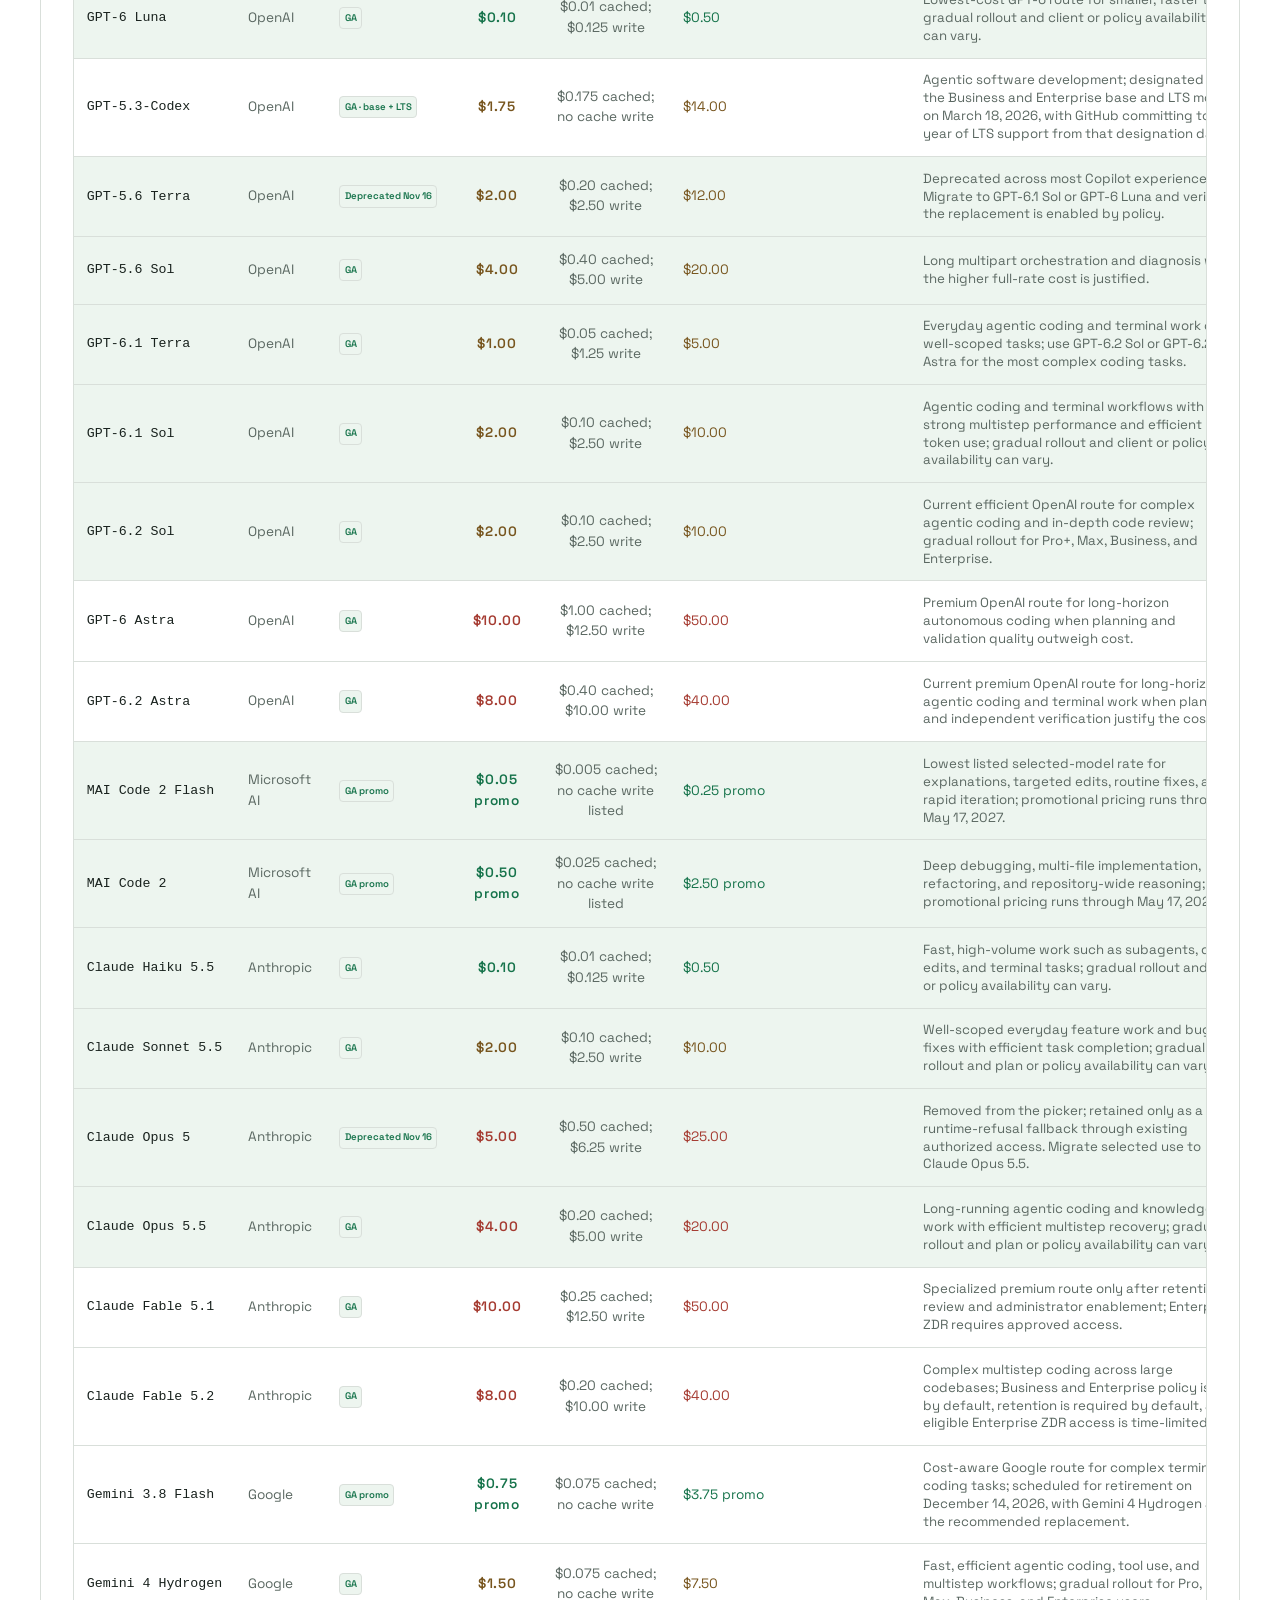
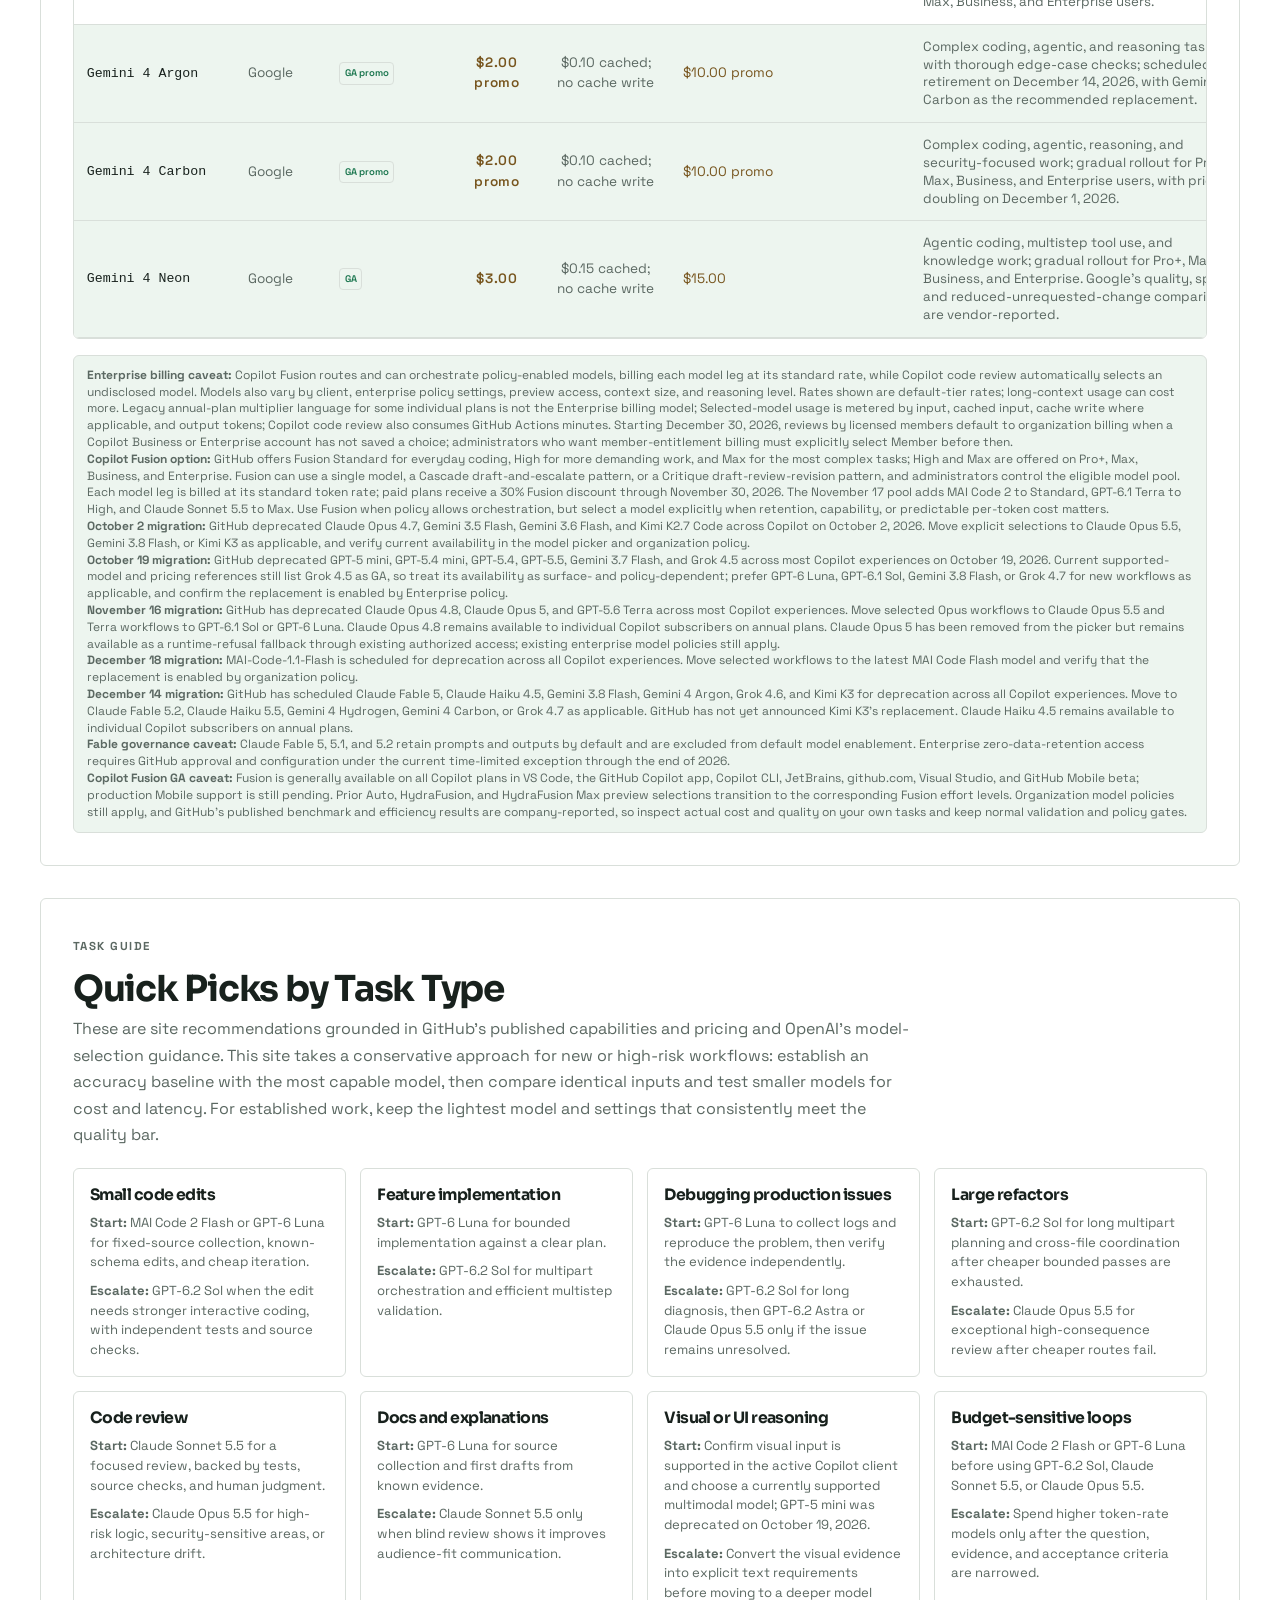
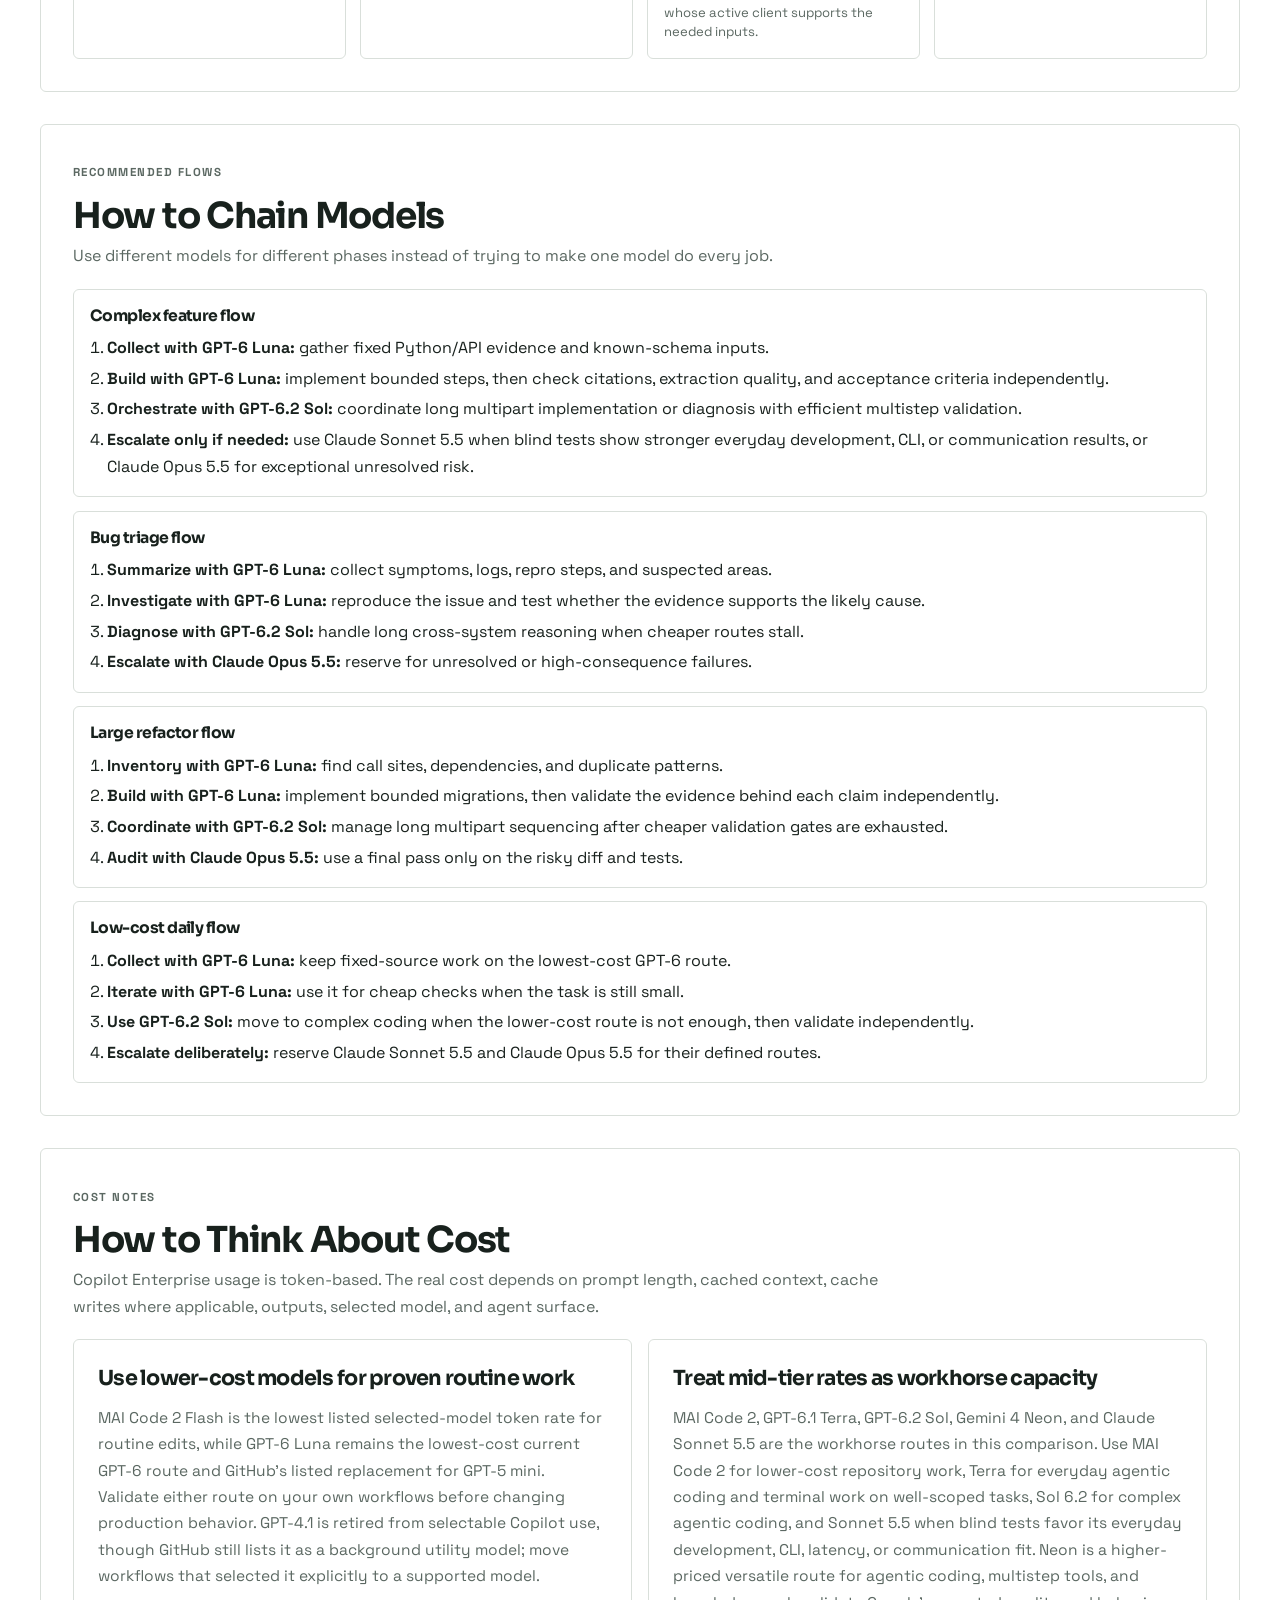
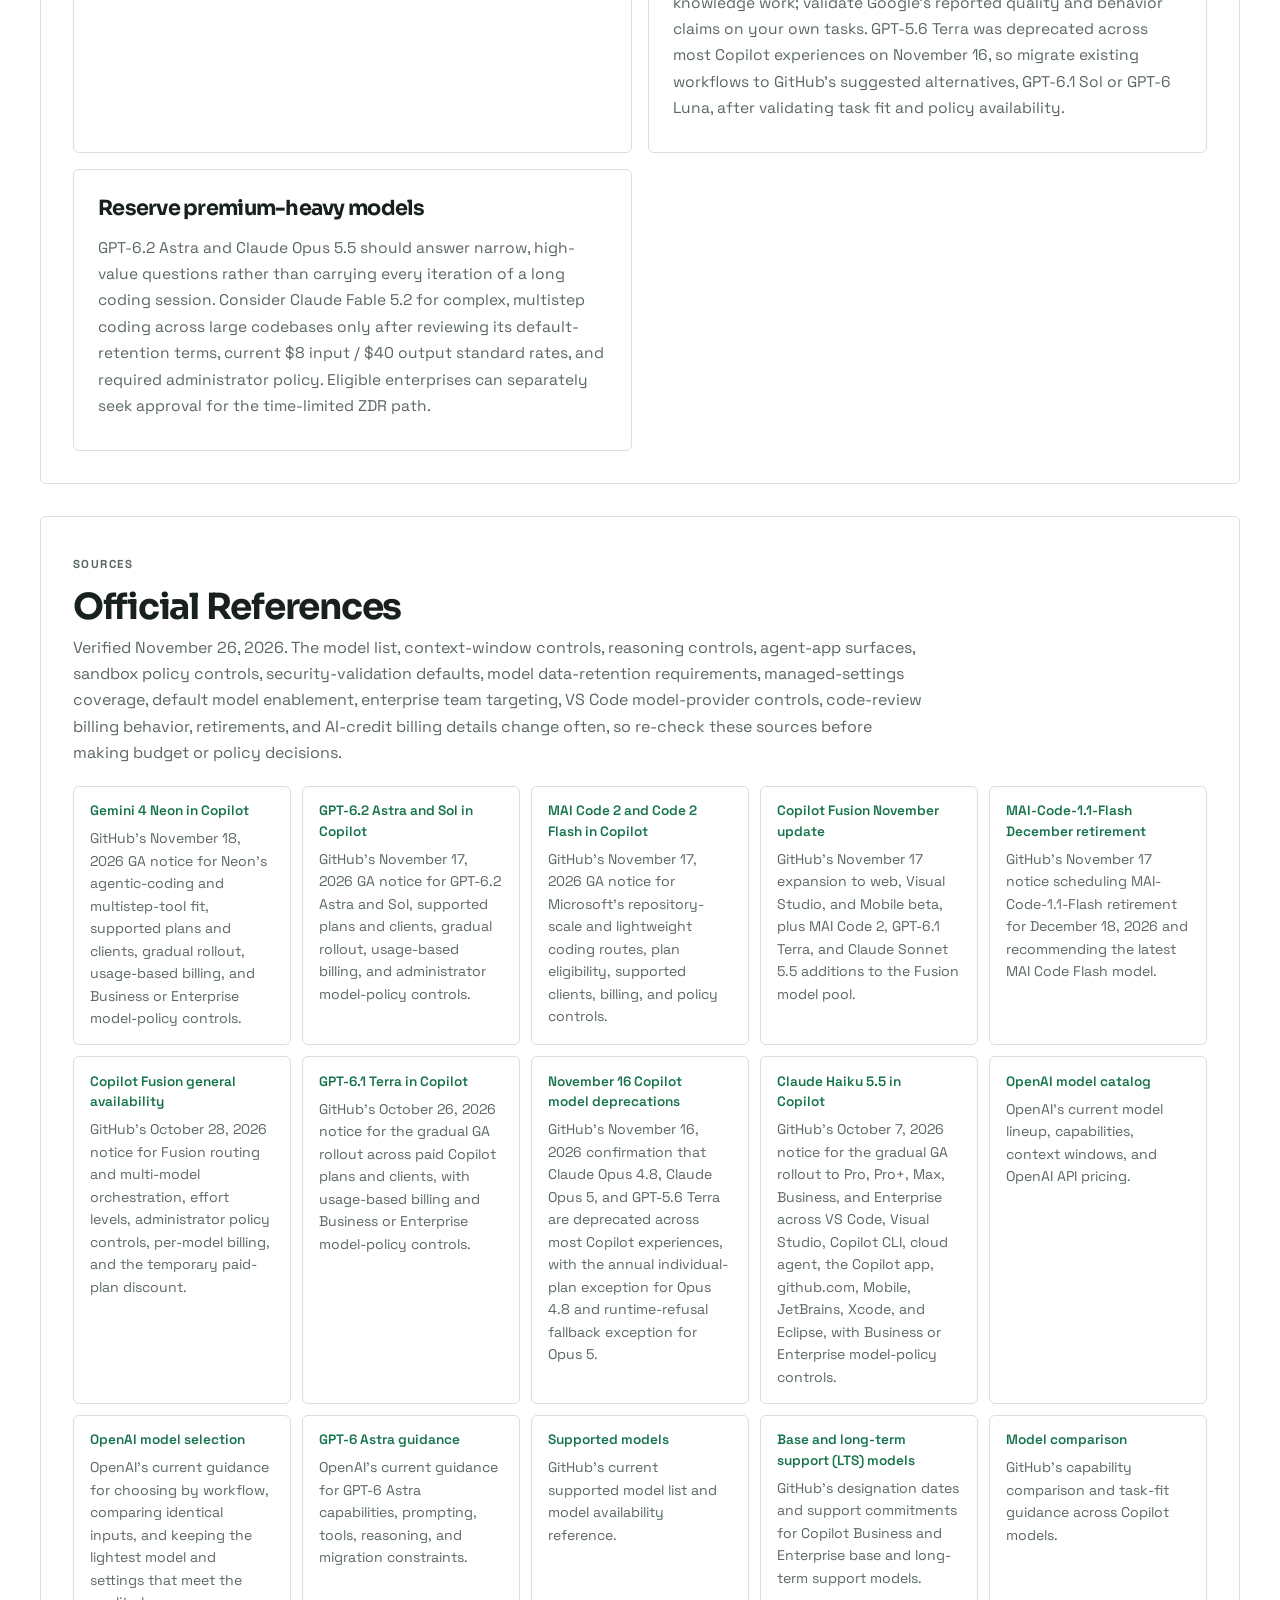
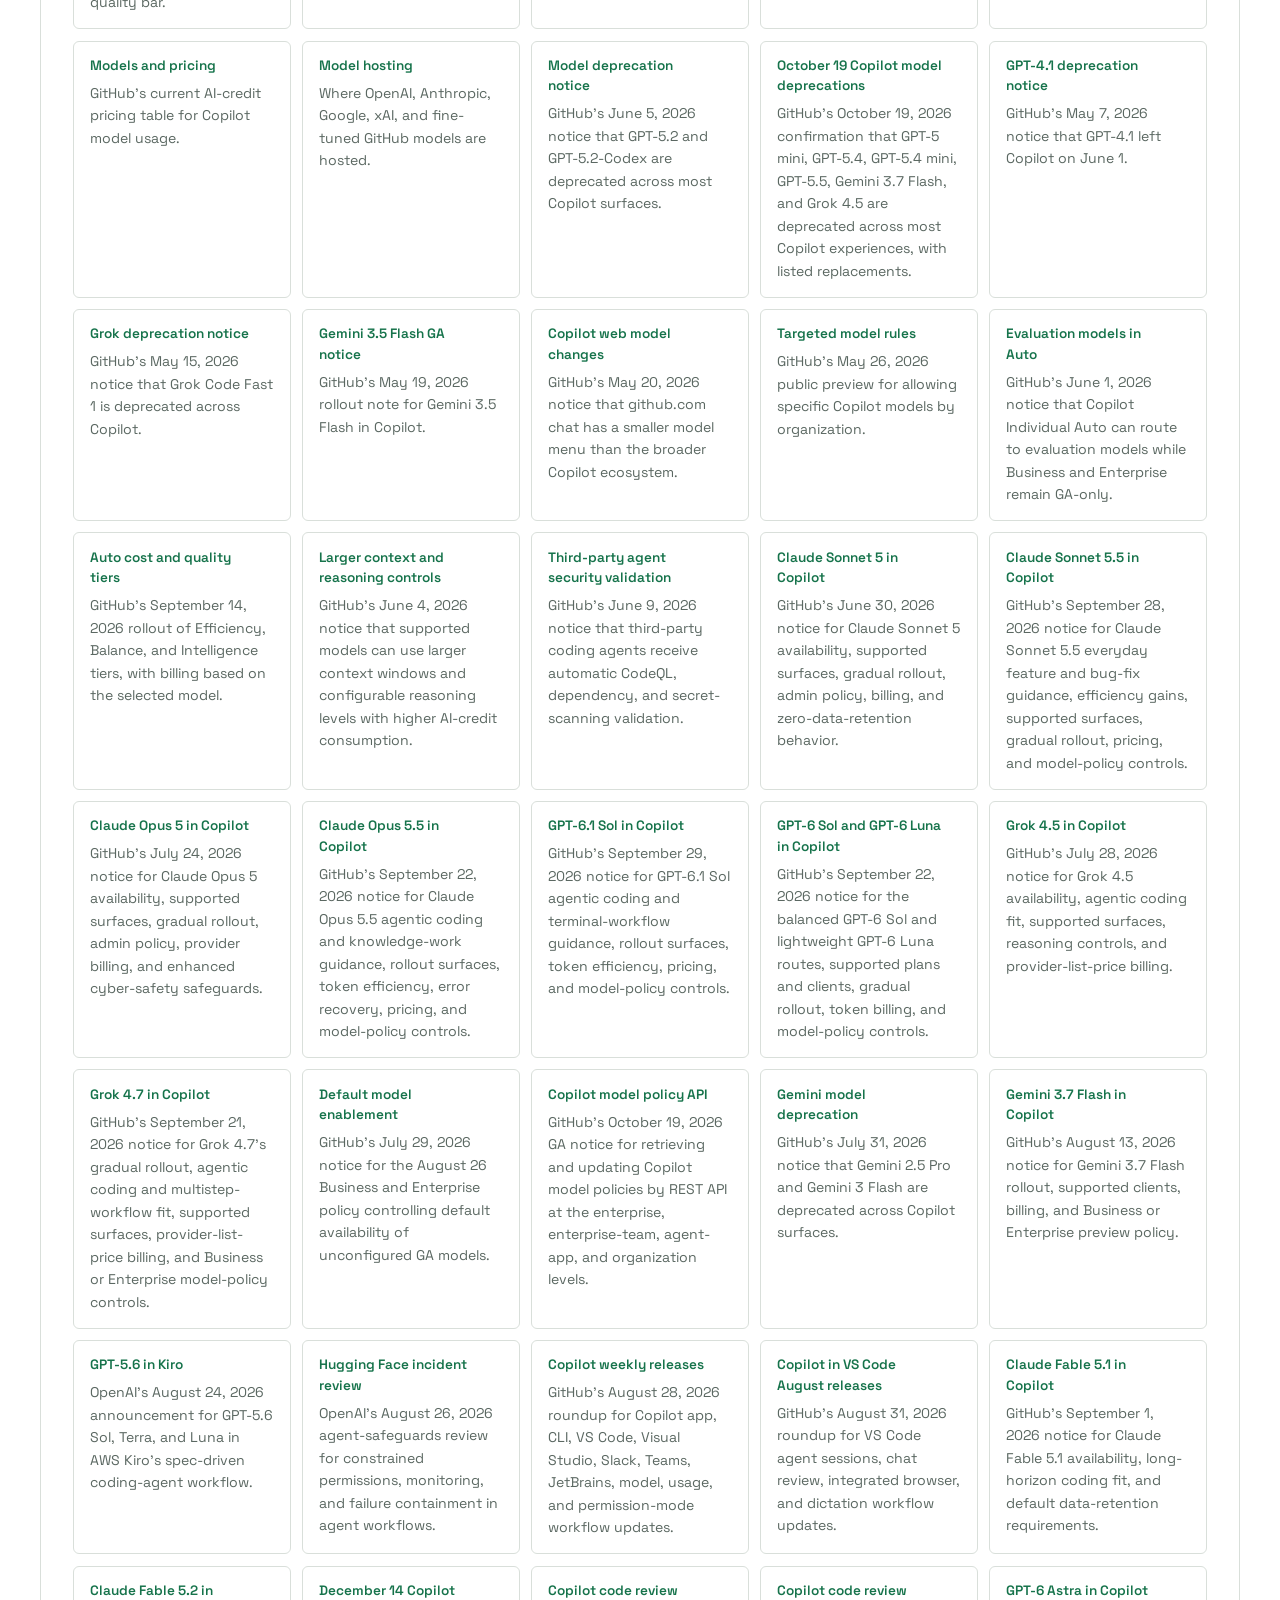
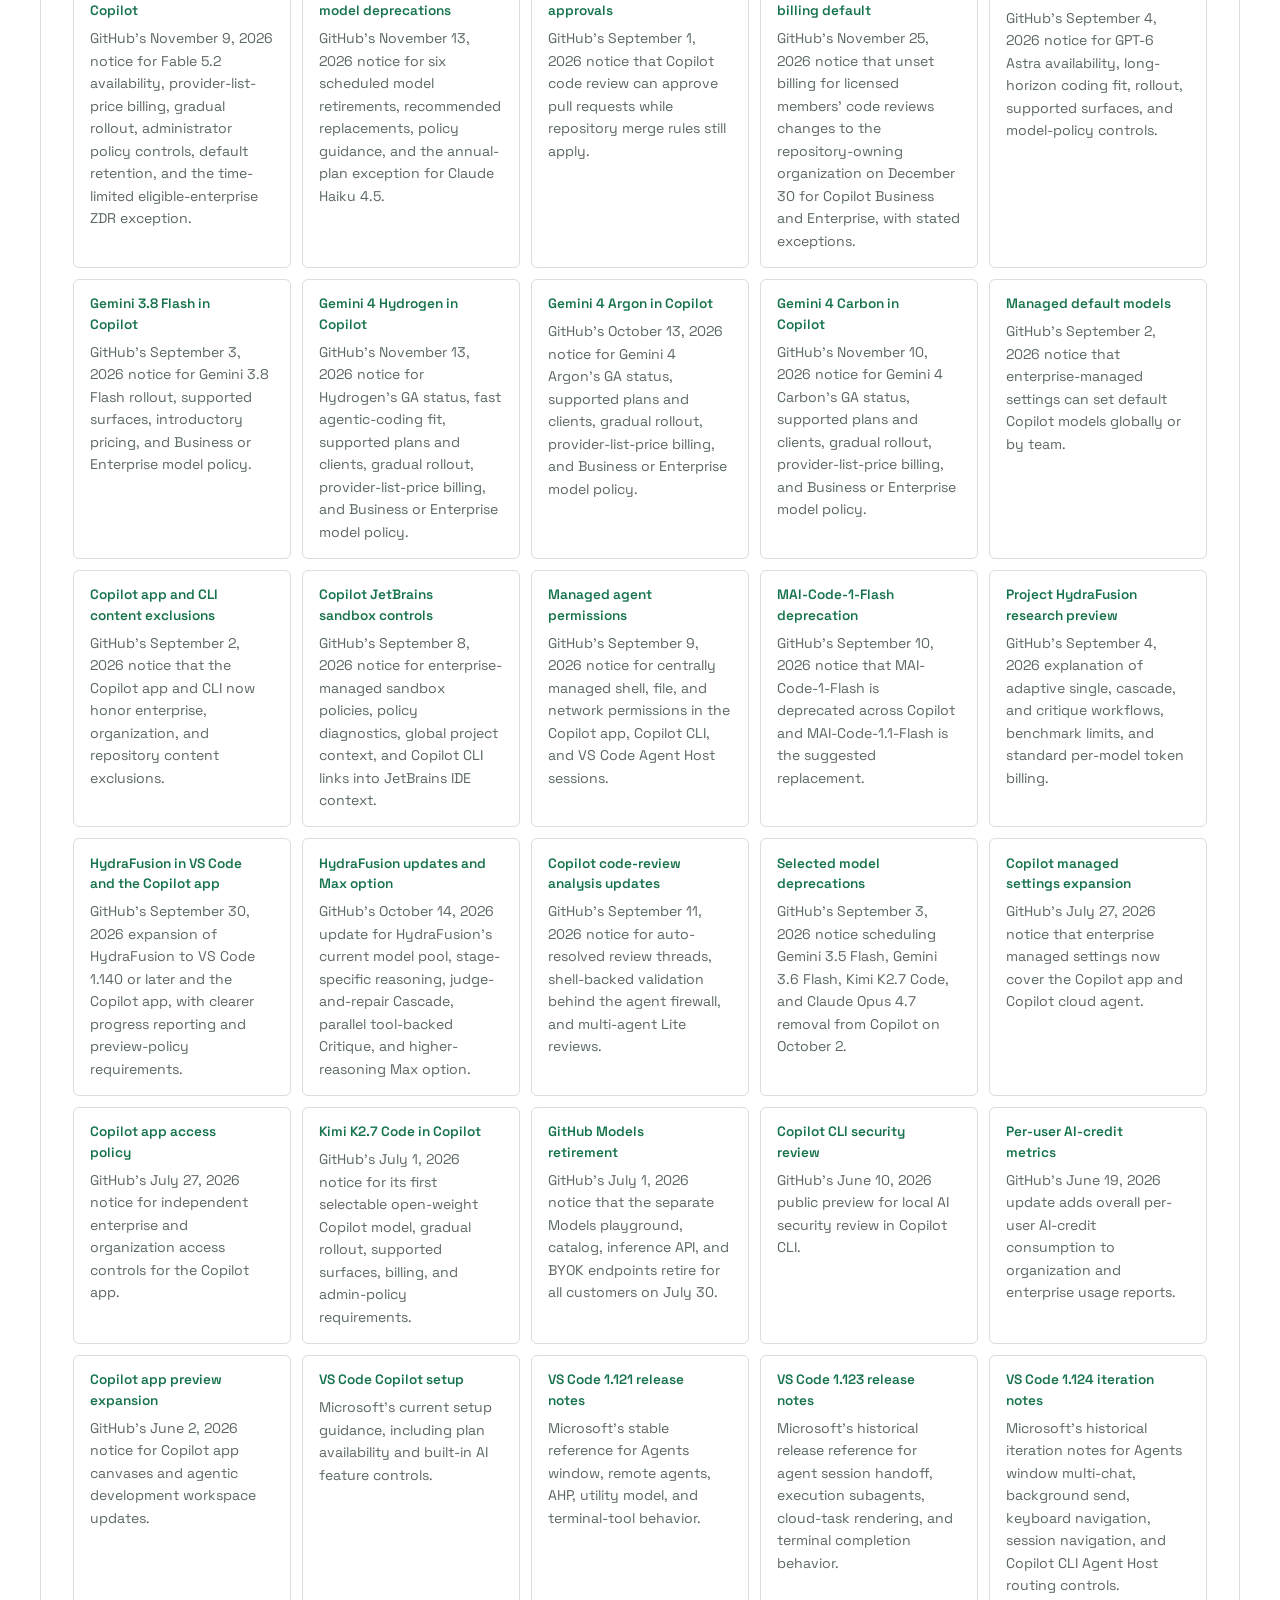
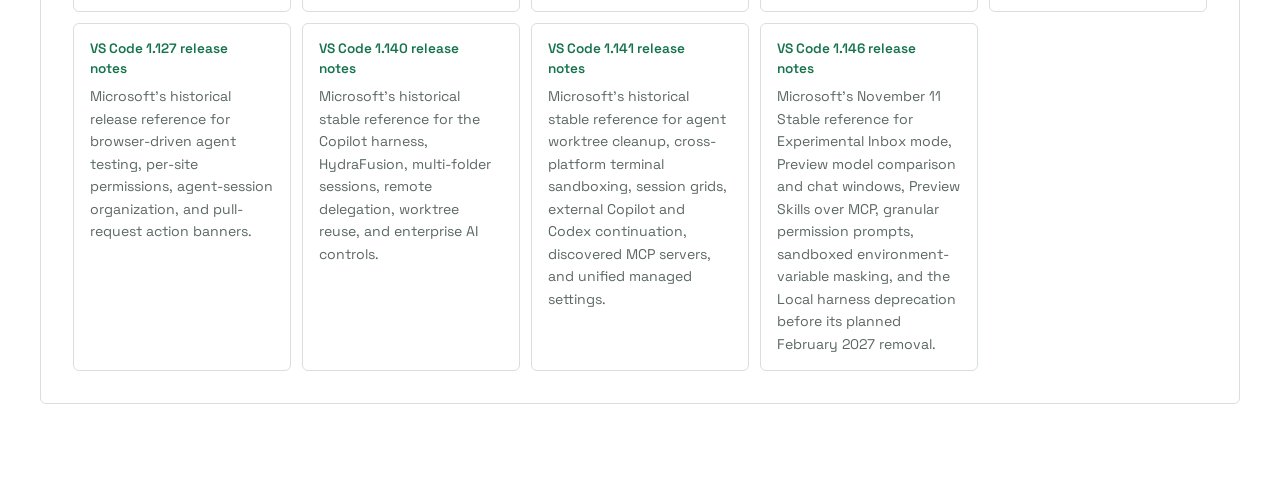
<file: models.html>
<!doctype html>
<html lang="en">
  <head>
    <meta charset="UTF-8" />
    <meta name="viewport" content="width=device-width, initial-scale=1.0" />
    <title>GitHub Copilot Model Guide — Cost, Tasks, and Workflows</title>
    <meta
      name="description"
      content="A practical GitHub Copilot Enterprise model guide with current AI-credit token pricing, best-fit tasks, and recommended planning, implementation, review, and debugging flows."
    />
    <link rel="preconnect" href="https://fonts.googleapis.com" />
    <link rel="preconnect" href="https://fonts.gstatic.com" crossorigin />
    <link
      href="https://fonts.googleapis.com/css2?family=Space+Grotesk:wght@400;500;700&family=Sora:wght@500;700&display=swap"
      rel="stylesheet"
    />
    <link rel="stylesheet" href="styles.css" />
    <link rel="stylesheet" href="field-guide.css" />
    <link rel="stylesheet" href="model-lab.css" />
  </head>
  <body>
<nav class="field-nav" aria-label="Main navigation"><a class="field-brand" href="index.html">Copilot <span>Field Guide</span></a><div><a href="index.html">News</a><a href="models.html" aria-current="page">Models</a><a href="guide.html">Guide</a><a href="learning.html">Workflows</a><a href="videos.html">Videos</a><a href="enterprise-privacy.html">Privacy</a></div></nav>
    <div class="background-glow" aria-hidden="true"></div>

    <nav class="section-nav nav-visible-always" id="section-nav" aria-label="Model guide sections">
      <div class="section-nav-inner">
        <div class="nav-group" aria-label="Other site pages">
          <span class="nav-group-label">Pages</span>
          <a href="learning.html" class="nav-pill nav-pill-back">Workflows</a>
          <a href="guide.html" class="nav-pill nav-pill-back">Guide</a>
          <a href="news.html" class="nav-pill nav-pill-back">News</a>
          <a href="enterprise-privacy.html" class="nav-pill nav-pill-back">Copilot Privacy</a>
          <a href="videos.html" class="nav-pill nav-pill-back">Videos</a>
        </div>
        <div class="nav-group" aria-label="Sections on this page">
          <span class="nav-group-label">On this page</span>
          <a href="#model-lab" class="nav-pill active">Learn</a><a href="#cost-calculator" class="nav-pill">Calculator</a><a href="#model-table" class="nav-pill">Table</a>
          <a href="#enterprise-model-routing" class="nav-pill">Enterprise Map</a>
          <a href="#quick-picks" class="nav-pill">Quick Picks</a>
          <a href="#workflow-flows" class="nav-pill">Flows</a>
          <a href="#billing-notes" class="nav-pill">Billing</a>
          <a href="#model-sources" class="nav-pill">Sources</a>
        </div>
      </div>
    </nav>

    <main class="page">
      <header class="hero reveal">

        <h1>GitHub Copilot Model Guide</h1>
        <p class="hero-copy">
          A compact reference for choosing models in Copilot Chat and agent workflows. Use it to balance model quality,
          token cost, latency, and the type of work you are asking Copilot to do.
        </p>
        <div class="hero-actions">
          <a href="#model-table" class="hero-guide-link">Compare Models</a>
          <a href="#workflow-flows" class="hero-guide-link hero-guide-link-secondary">Use Recommended Flows</a>
          <a href="learning.html" class="hero-guide-link hero-guide-link-secondary">Explore Workflows</a>
        </div>
      </header>

<section class="learning-section" id="model-lab" aria-labelledby="workflow-heading"><h2 id="workflow-heading">Give each model the right job.</h2><p class="section-intro">A starting strategy, not a rule: spend more where judgment matters and less where the steps are clear.</p><div class="workflow-rail"><article><span class="step-number">01</span><h3>Plan</h3><p>Use GPT-6.2 Sol or another stronger model to clarify goals, compare approaches, and write testable steps.</p><small>Deliverable: a bounded plan + acceptance checks.</small></article><article><span class="step-number">02</span><h3>Build</h3><p>Try MAI Code 2 Flash or GPT-6 Luna for focused edits, documentation, and implementation against that plan.</p><small>Deliverable: small changes + passing checks.</small></article><article><span class="step-number">03</span><h3>Review</h3><p>Use a stronger model for risky decisions or unresolved failures. Verify results with tests and human judgment.</p><small>Escalate when the same failure repeats.</small></article></div><details class="handoff"><summary>What should I hand to the cheaper model?</summary><p>Give it the goal, relevant files, the agreed approach, constraints, and commands or checks that prove success. Work in small steps. Ask it to stop and report a blocker instead of guessing.</p><blockquote>“Implement step 2 of this plan. Keep the public API unchanged. Run the listed checks. If the assumptions fail, explain what you found before changing the approach.”</blockquote><p>Switch models in the Copilot model picker. Preserve the plan and relevant context when starting a new conversation; switching alone does not guarantee an effective handoff.</p></details></section>
<section class="learning-section" aria-labelledby="task-heading"><div class="section-heading"><div><h2 id="task-heading">Start with the task.</h2><p class="section-intro">Choose a situation to see a practical starting point.</p></div><label class="task-control">What are you doing?<select id="task-choice"><option value="edit">A small, well-defined edit</option><option value="feature">A feature across several files</option><option value="debug">A bug with an unclear cause</option><option value="risk">Security, payments, or a migration</option><option value="docs">Documentation from known sources</option></select></label></div><div class="task-answer" id="task-answer" aria-live="polite"></div><p class="chart-note">These are editorial recommendations, not model benchmarks. Judge the actual result, not the model’s confidence.</p></section>
<section class="learning-section" aria-labelledby="price-heading"><div class="section-heading"><div><h2 id="price-heading">Same tokens. Different price.</h2><p class="section-intro">20,000 uncached input tokens + 4,000 output tokens, at standard rates.</p></div><span class="date-note">Prices checked November 22, 2026</span></div><div class="price-chart" id="price-chart" aria-label="Usage price comparison"></div><div class="price-axis" aria-hidden="true"><span>$0</span><span>$0.10</span><span>$0.20</span><span>$0.30</span><span>$0.40</span></div><p class="chart-note">Linear scale, $0 to $0.400. MAI Code 2 and Code 2 Flash use promotional rates through May 17, 2027. Gemini 4 Argon and Gemini 4 Carbon use promotional rates through December 1, 2026; Gemini 3.8 Flash pricing is promotional through December 31 even though the model is scheduled to retire December 14. This compares prices for equal tokens, not quality or cost per successful task. Input tokens are what you send; output tokens are what the model generates, including billed reasoning.</p><p class="source-note"><a href="https://docs.github.com/en/copilot/reference/copilot-billing/models-and-pricing" target="_blank" rel="noopener">GitHub’s official rates</a> · AI-credit billing: 1 credit = $0.01. Subscription fees, included allowances, caching, and long-context tiers are excluded here. Availability depends on your plan, client, and organization policy. Legacy annual request-based plans differ.</p></section>
<section class="learning-section" id="cost-calculator" aria-labelledby="cost-heading"><h2 id="cost-heading">Make the tradeoff visible.</h2><p class="section-intro">Adjust the work. See what model switching could save.</p><div class="cost-lab"><form class="lab-controls" id="cost-form"><h3>Adjust the assumptions.</h3><label>Strong model<select id="strong-model"><option value="sol62">GPT-6.2 Sol</option><option value="astra62">GPT-6.2 Astra</option><option value="mai">MAI Code 2</option><option value="terra">GPT-6.1 Terra</option><option value="sonnet">Claude Sonnet 5.5</option><option value="opus">Claude Opus 5.5</option></select></label><label>Build steps <output id="steps-value">10</output><input id="build-steps" type="range" min="1" max="50" value="10"></label><div class="token-fields"><label>Input tokens per step<input id="input-tokens" type="number" min="0" max="272000" step="1000" value="10000" required></label><label>Output tokens per step<input id="output-tokens" type="number" min="0" max="100000" step="1000" value="2000" required></label></div><label>Strong planning + review steps<input id="strong-steps" type="number" min="0" max="20" value="2" required></label><label>Luna output / reasoning overhead <output id="effort-value">1×</output><input id="luna-overhead" type="range" min="1" max="20" step="0.5" value="1"></label><label>Luna extra attempts <output id="retry-value">0%</output><input id="luna-retries" type="range" min="0" max="300" step="10" value="0"></label><p class="chart-note">Overhead is your assumption, not a fixed “High” multiplier. Higher thinking effort can consume more tokens. Extra attempts repeat both input and output.</p><button class="reset-button" type="reset">Reset example</button></form><div class="lab-results"><h3>Estimated usage cost</h3><div class="cost-bar-row"><div><span id="all-label">Sol 6.2 for every step</span><strong id="all-cost">$0.480</strong></div><div class="bar-track"><div class="bar-fill neutral" id="all-bar"></div></div></div><div class="cost-bar-row"><div><span id="mixed-label">Sol 6.2 plan + Luna build</span><strong id="mixed-cost">$0.100</strong></div><div class="bar-track"><div class="bar-fill" id="mixed-bar"></div></div></div><div class="savings" aria-live="polite"><strong id="savings-number">79%</strong><span id="savings-text">less estimated usage cost</span></div><p class="estimate-note">Illustrative estimate, not a benchmark. Both routes include the same planning + review steps. Every step uses the token counts you enter; real steps vary.</p><details><summary>See the calculation</summary><p id="formula"></p><p>Cost = (input tokens × input rate + output tokens × output rate) ÷ 1,000,000. No cache reads or writes. Standard tier only; per-step input is capped at 272K. Dollars show usage value, not necessarily an extra charge on your bill.</p></details><p class="source-note"><a href="https://code.visualstudio.com/docs/agent-customization/language-models" target="_blank" rel="noopener">How thinking effort affects usage</a></p></div></div></section>
<section class="learning-section effort-lesson"><h2>“High” is a setting. Success is the goal.</h2><div class="lesson-columns"><p>Start with Luna on a bounded task. If your client offers thinking effort, try a higher setting when deeper reasoning is useful. There is no published universal conversion from “High” to a fixed cost.</p><p>Check the result. If it repeats a failed approach, misses constraints, or needs architectural judgment, pause and switch. A cheap attempt that never finishes is not an efficient workflow.</p></div><p class="source-note">Read more: <a href="https://docs.github.com/en/copilot/reference/ai-models/model-comparison" target="_blank" rel="noopener">GitHub’s model comparison</a> · <a href="models.html#model-table">Full pricing reference</a></p></section>
      <section class="panel reveal" id="enterprise-model-routing" aria-labelledby="enterprise-model-routing-heading">
        <div class="panel-head">
          <p class="eyebrow">Enterprise Routing Graphic</p>
          <h2 id="enterprise-model-routing-heading">Current Copilot Enterprise Route and Migration Map</h2>
          <p>
            A current November 22, 2026 view of selected Copilot Enterprise routes, with separate migration guidance below.
            Prices are GitHub Copilot AI-credit rates per 1M tokens; 1 AI credit equals $0.01.
          </p>
        </div>

        <div class="model-route-graphic" role="img" aria-label="Copilot Enterprise routing graphic comparing GPT-6 Luna, GPT-6.1 Terra, GPT-6.2 Sol, Claude Sonnet 5.5, and Claude Opus 5.5 by cost and recommended use.">
          <div class="route-lanes" aria-hidden="true">
            <div class="route-lane route-lane-low">Low-cost collection</div>
            <div class="route-lane route-lane-mid">Validation and communication</div>
            <div class="route-lane route-lane-high">Escalation and orchestration</div>
          </div>

          <div class="route-card route-card-luna">
            <div class="route-card-head">
              <span class="route-kicker">Cheap iteration</span>
              <strong>GPT-6 Luna</strong>
            </div>
            <p>Use for quick checks and lightweight coding loops; it is the lowest-cost GPT-6 route and GitHub's listed replacement for GPT-5 mini and GPT-5.4 mini.</p>
            <dl>
              <div><dt>Input</dt><dd>$0.10</dd></div>
              <div><dt>Cached / write</dt><dd>$0.01 / $0.125</dd></div>
              <div><dt>Output</dt><dd>$0.50</dd></div>
            </dl>
          </div>

          <div class="route-card route-card-terra">
            <div class="route-card-head">
              <span class="route-kicker">Efficient everyday agentic work</span>
              <strong>GPT-6.1 Terra</strong>
            </div>
            <p>Use for everyday agentic coding and terminal work on well-scoped tasks when Luna is too light but Sol is unnecessary; use GPT-6.2 Sol or GPT-6.2 Astra for the most complex coding tasks.</p>
            <dl>
              <div><dt>Input</dt><dd>$1.00</dd></div>
              <div><dt>Cached / write</dt><dd>$0.05 / $1.25</dd></div>
              <div><dt>Output</dt><dd>$5.00</dd></div>
            </dl>
          </div>

          <div class="route-card route-card-sonnet">
            <div class="route-card-head">
              <span class="route-kicker">Everyday development</span>
              <strong>Claude Sonnet 5.5</strong>
            </div>
            <p>Use for well-scoped everyday development such as feature work and bug fixes; GitHub's early testing matched Sonnet 5 coding quality with fewer steps, tokens, and tool calls plus faster completion.</p>
            <dl>
              <div><dt>Input</dt><dd>$2.00</dd></div>
              <div><dt>Cached / write</dt><dd>$0.10 / $2.50</dd></div>
              <div><dt>Output</dt><dd>$10.00</dd></div>
            </dl>
          </div>

          <div class="route-card route-card-sol">
            <div class="route-card-head">
              <span class="route-kicker">Balanced all-rounder</span>
              <strong>GPT-6.2 Sol</strong>
            </div>
            <p>Use for complex agentic coding and in-depth code review that benefit from strong multistep performance and efficient token use.</p>
            <dl>
              <div><dt>Input</dt><dd>$2.00</dd></div>
              <div><dt>Cached / write</dt><dd>$0.10 / $2.50</dd></div>
              <div><dt>Output</dt><dd>$10.00</dd></div>
            </dl>
          </div>

          <div class="route-card route-card-opus">
            <div class="route-card-head">
              <span class="route-kicker">Exceptional escalation</span>
              <strong>Claude Opus 5.5</strong>
            </div>
            <p>Reserve for long-running, high-consequence agent work that needs efficient multistep recovery after cheaper routes fail.</p>
            <dl>
              <div><dt>Input</dt><dd>$4.00</dd></div>
              <div><dt>Cached / write</dt><dd>$0.20 / $5.00</dd></div>
              <div><dt>Output</dt><dd>$20.00</dd></div>
            </dl>
          </div>
        </div>

        <div class="route-evidence-note">
          <strong>Knowledge-base rule:</strong> self-reported confidence is not enough. Require source links, citation checks,
          and evidence validation before publishing a model-generated answer to a knowledge base.
        </div>
      </section>

      <section class="panel reveal" id="model-table" aria-labelledby="model-table-heading">
        <div class="panel-head">
          <p class="eyebrow">Reference Table</p>
          <h2 id="model-table-heading">Selected Copilot Enterprise Token Pricing</h2>
          <p>
            Copilot Enterprise seats contribute a pooled monthly AI-credit allowance. Usage is token-based by model
            and token type, one AI credit equals $0.01, and usage beyond the included pool is billed in AI Credits
            at GitHub's listed per-token rates.
          </p>
        </div>

        <div class="table-wrapper">
          <table class="models-table models-table-wide">
            <thead>
              <tr>
                <th>Model</th>
                <th>Provider</th>
                <th>Status</th>
                <th>Input / 1M</th>
                <th>Cached / Write</th>
                <th>Output / 1M</th>
                <th>Use It For</th>
              </tr>
            </thead>
            <tbody>
              <tr class="highlight">
                <td class="model-name">GPT-5.6 Luna</td>
                <td>OpenAI</td>
                <td><span class="cap-badge">GA</span></td>
                <td class="cost-low">$0.20</td>
                <td>$0.02 cached; $0.25 write</td>
                <td class="cost-low">$1.20</td>
                <td class="strengths">Cheap iteration, quick checks, and lightweight coding loops.</td>
              </tr>
              <tr class="highlight">
                <td class="model-name">GPT-6 Luna</td>
                <td>OpenAI</td>
                <td><span class="cap-badge">GA</span></td>
                <td class="cost-low">$0.10</td>
                <td>$0.01 cached; $0.125 write</td>
                <td class="cost-low">$0.50</td>
                <td class="strengths">Lowest-cost GPT-6 route for smaller, faster tasks; gradual rollout and client or policy availability can vary.</td>
              </tr>
              <tr>
                <td class="model-name">GPT-5.3-Codex</td>
                <td>OpenAI</td>
                <td><span class="cap-badge">GA · base + LTS</span></td>
                <td class="cost-std">$1.75</td>
                <td>$0.175 cached; no cache write</td>
                <td class="cost-std">$14.00</td>
                <td class="strengths">Agentic software development; designated as the Business and Enterprise base and LTS model on March 18, 2026, with GitHub committing to one year of LTS support from that designation date.</td>
              </tr>
              <tr class="highlight">
                <td class="model-name">GPT-5.6 Terra</td>
                <td>OpenAI</td>
                <td><span class="cap-badge">Deprecated Nov 16</span></td>
                <td class="cost-std">$2.00</td>
                <td>$0.20 cached; $2.50 write</td>
                <td class="cost-std">$12.00</td>
                <td class="strengths">Deprecated across most Copilot experiences. Migrate to GPT-6.1 Sol or GPT-6 Luna and verify the replacement is enabled by policy.</td>
              </tr>
              <tr class="highlight">
                <td class="model-name">GPT-5.6 Sol</td>
                <td>OpenAI</td>
                <td><span class="cap-badge">GA</span></td>
                <td class="cost-std">$4.00</td>
                <td>$0.40 cached; $5.00 write</td>
                <td class="cost-std">$20.00</td>
                <td class="strengths">Long multipart orchestration and diagnosis when the higher full-rate cost is justified.</td>
              </tr>
              <tr class="highlight">
                <td class="model-name">GPT-6.1 Terra</td>
                <td>OpenAI</td>
                <td><span class="cap-badge">GA</span></td>
                <td class="cost-std">$1.00</td>
                <td>$0.05 cached; $1.25 write</td>
                <td class="cost-std">$5.00</td>
                <td class="strengths">Everyday agentic coding and terminal work on well-scoped tasks; use GPT-6.2 Sol or GPT-6.2 Astra for the most complex coding tasks.</td>
              </tr>
              <tr class="highlight">
                <td class="model-name">GPT-6.1 Sol</td>
                <td>OpenAI</td>
                <td><span class="cap-badge">GA</span></td>
                <td class="cost-std">$2.00</td>
                <td>$0.10 cached; $2.50 write</td>
                <td class="cost-std">$10.00</td>
                <td class="strengths">Agentic coding and terminal workflows with strong multistep performance and efficient token use; gradual rollout and client or policy availability can vary.</td>
              </tr>
              <tr class="highlight">
                <td class="model-name">GPT-6.2 Sol</td>
                <td>OpenAI</td>
                <td><span class="cap-badge">GA</span></td>
                <td class="cost-std">$2.00</td>
                <td>$0.10 cached; $2.50 write</td>
                <td class="cost-std">$10.00</td>
                <td class="strengths">Current efficient OpenAI route for complex agentic coding and in-depth code review; gradual rollout for Pro+, Max, Business, and Enterprise.</td>
              </tr>
              <tr>
                <td class="model-name">GPT-6 Astra</td>
                <td>OpenAI</td>
                <td><span class="cap-badge">GA</span></td>
                <td class="cost-high">$10.00</td>
                <td>$1.00 cached; $12.50 write</td>
                <td class="cost-high">$50.00</td>
                <td class="strengths">Premium OpenAI route for long-horizon autonomous coding when planning and validation quality outweigh cost.</td>
              </tr>
              <tr>
                <td class="model-name">GPT-6.2 Astra</td>
                <td>OpenAI</td>
                <td><span class="cap-badge">GA</span></td>
                <td class="cost-high">$8.00</td>
                <td>$0.40 cached; $10.00 write</td>
                <td class="cost-high">$40.00</td>
                <td class="strengths">Current premium OpenAI route for long-horizon agentic coding and terminal work when planning and independent verification justify the cost.</td>
              </tr>
              <tr class="highlight">
                <td class="model-name">MAI Code 2 Flash</td>
                <td>Microsoft AI</td>
                <td><span class="cap-badge">GA promo</span></td>
                <td class="cost-low">$0.05 promo</td>
                <td>$0.005 cached; no cache write listed</td>
                <td class="cost-low">$0.25 promo</td>
                <td class="strengths">Lowest listed selected-model rate for explanations, targeted edits, routine fixes, and rapid iteration; promotional pricing runs through May 17, 2027.</td>
              </tr>
              <tr class="highlight">
                <td class="model-name">MAI Code 2</td>
                <td>Microsoft AI</td>
                <td><span class="cap-badge">GA promo</span></td>
                <td class="cost-low">$0.50 promo</td>
                <td>$0.025 cached; no cache write listed</td>
                <td class="cost-low">$2.50 promo</td>
                <td class="strengths">Deep debugging, multi-file implementation, refactoring, and repository-wide reasoning; promotional pricing runs through May 17, 2027.</td>
              </tr>
              <tr class="highlight">
                <td class="model-name">Claude Haiku 5.5</td>
                <td>Anthropic</td>
                <td><span class="cap-badge">GA</span></td>
                <td class="cost-low">$0.10</td>
                <td>$0.01 cached; $0.125 write</td>
                <td class="cost-low">$0.50</td>
                <td class="strengths">Fast, high-volume work such as subagents, quick edits, and terminal tasks; gradual rollout and plan or policy availability can vary.</td>
              </tr>
              <tr class="highlight">
                <td class="model-name">Claude Sonnet 5.5</td>
                <td>Anthropic</td>
                <td><span class="cap-badge">GA</span></td>
                <td class="cost-std">$2.00</td>
                <td>$0.10 cached; $2.50 write</td>
                <td class="cost-std">$10.00</td>
                <td class="strengths">Well-scoped everyday feature work and bug fixes with efficient task completion; gradual rollout and plan or policy availability can vary.</td>
              </tr>
              <tr class="highlight">
                <td class="model-name">Claude Opus 5</td>
                <td>Anthropic</td>
                <td><span class="cap-badge">Deprecated Nov 16</span></td>
                <td class="cost-high">$5.00</td>
                <td>$0.50 cached; $6.25 write</td>
                <td class="cost-high">$25.00</td>
                <td class="strengths">Removed from the picker; retained only as a runtime-refusal fallback through existing authorized access. Migrate selected use to Claude Opus 5.5.</td>
              </tr>
              <tr class="highlight">
                <td class="model-name">Claude Opus 5.5</td>
                <td>Anthropic</td>
                <td><span class="cap-badge">GA</span></td>
                <td class="cost-high">$4.00</td>
                <td>$0.20 cached; $5.00 write</td>
                <td class="cost-high">$20.00</td>
                <td class="strengths">Long-running agentic coding and knowledge work with efficient multistep recovery; gradual rollout and plan or policy availability can vary.</td>
              </tr>
              <tr>
                <td class="model-name">Claude Fable 5.1</td>
                <td>Anthropic</td>
                <td><span class="cap-badge">GA</span></td>
                <td class="cost-high">$10.00</td>
                <td>$0.25 cached; $12.50 write</td>
                <td class="cost-high">$50.00</td>
                <td class="strengths">Specialized premium route only after retention review and administrator enablement; Enterprise ZDR requires approved access.</td>
              </tr>
              <tr>
                <td class="model-name">Claude Fable 5.2</td>
                <td>Anthropic</td>
                <td><span class="cap-badge">GA</span></td>
                <td class="cost-high">$8.00</td>
                <td>$0.20 cached; $10.00 write</td>
                <td class="cost-high">$40.00</td>
                <td class="strengths">Complex multistep coding across large codebases; Business and Enterprise policy is off by default, retention is required by default, and eligible Enterprise ZDR access is time-limited.</td>
              </tr>
              <tr>
                <td class="model-name">Gemini 3.8 Flash</td>
                <td>Google</td>
                <td><span class="cap-badge">GA promo</span></td>
                <td class="cost-low">$0.75 promo</td>
                <td>$0.075 cached; no cache write</td>
                <td class="cost-low">$3.75 promo</td>
                <td class="strengths">Cost-aware Google route for complex terminal coding tasks; scheduled for retirement on December 14, 2026, with Gemini 4 Hydrogen as the recommended replacement.</td>
              </tr>
              <tr>
                <td class="model-name">Gemini 4 Hydrogen</td>
                <td>Google</td>
                <td><span class="cap-badge">GA</span></td>
                <td class="cost-std">$1.50</td>
                <td>$0.075 cached; no cache write</td>
                <td class="cost-std">$7.50</td>
                <td class="strengths">Fast, efficient agentic coding, tool use, and multistep workflows; gradual rollout for Pro, Pro+, Max, Business, and Enterprise users.</td>
              </tr>
              <tr class="highlight">
                <td class="model-name">Gemini 4 Argon</td>
                <td>Google</td>
                <td><span class="cap-badge">GA promo</span></td>
                <td class="cost-std">$2.00 promo</td>
                <td>$0.10 cached; no cache write</td>
                <td class="cost-std">$10.00 promo</td>
                <td class="strengths">Complex coding, agentic, and reasoning tasks with thorough edge-case checks; scheduled for retirement on December 14, 2026, with Gemini 4 Carbon as the recommended replacement.</td>
              </tr>
              <tr class="highlight">
                <td class="model-name">Gemini 4 Carbon</td>
                <td>Google</td>
                <td><span class="cap-badge">GA promo</span></td>
                <td class="cost-std">$2.00 promo</td>
                <td>$0.10 cached; no cache write</td>
                <td class="cost-std">$10.00 promo</td>
                <td class="strengths">Complex coding, agentic, reasoning, and security-focused work; gradual rollout for Pro+, Max, Business, and Enterprise users, with pricing doubling on December 1, 2026.</td>
              </tr>
              <tr class="highlight">
                <td class="model-name">Gemini 4 Neon</td>
                <td>Google</td>
                <td><span class="cap-badge">GA</span></td>
                <td class="cost-std">$3.00</td>
                <td>$0.15 cached; no cache write</td>
                <td class="cost-std">$15.00</td>
                <td class="strengths">Agentic coding, multistep tool use, and knowledge work; gradual rollout for Pro+, Max, Business, and Enterprise. Google's quality, speed, and reduced-unrequested-change comparisons are vendor-reported.</td>
              </tr>
            </tbody>
          </table>
        </div>

        <div class="legend-info">
          <p>
            <strong>Enterprise billing caveat:</strong> Copilot Fusion routes and can orchestrate policy-enabled models, billing each model leg
            at its standard rate, while Copilot code review automatically selects an undisclosed model. Models also vary by client, enterprise policy settings, preview access, context size,
            and reasoning level. Rates shown are default-tier rates; long-context usage can cost more. Legacy
            annual-plan multiplier language for some individual plans is not the Enterprise billing model;
            Selected-model usage is metered by input, cached input, cache write where applicable, and output tokens;
            Copilot code review also consumes GitHub Actions minutes. Starting December 30, 2026, reviews by licensed members default to organization billing when a Copilot Business or Enterprise account has not saved a choice; administrators who want member-entitlement billing must explicitly select Member before then.
          </p>
          <p>
            <strong>Copilot Fusion option:</strong> GitHub offers Fusion Standard for everyday coding, High for more demanding
            work, and Max for the most complex tasks; High and Max are offered on Pro+, Max, Business, and Enterprise. Fusion can use a single model, a Cascade draft-and-escalate pattern,
            or a Critique draft-review-revision pattern, and administrators control the eligible model pool. Each model leg
            is billed at its standard token rate; paid plans receive a 30% Fusion discount through November 30, 2026.
            The November 17 pool adds MAI Code 2 to Standard, GPT-6.1 Terra to High, and Claude Sonnet 5.5 to Max.
            Use Fusion when policy allows orchestration, but select a model explicitly when retention, capability, or
            predictable per-token cost matters.
          </p>
          <p>
            <strong>October 2 migration:</strong> GitHub deprecated Claude Opus 4.7, Gemini 3.5 Flash,
            Gemini 3.6 Flash, and Kimi K2.7 Code across Copilot on October 2, 2026. Move
            explicit selections to Claude Opus 5.5, Gemini 3.8 Flash, or Kimi K3 as applicable, and verify
            current availability in the model picker and organization policy.
          </p>
          <p>
            <strong>October 19 migration:</strong> GitHub deprecated GPT-5 mini, GPT-5.4 mini, GPT-5.4, GPT-5.5,
            Gemini 3.7 Flash, and Grok 4.5 across most Copilot experiences on October 19, 2026. Current supported-model and
            pricing references still list Grok 4.5 as GA, so treat its availability as surface- and policy-dependent; prefer
            GPT-6 Luna, GPT-6.1 Sol, Gemini 3.8 Flash, or Grok 4.7 for new workflows as applicable, and confirm the replacement
            is enabled by Enterprise policy.
          </p>
          <p>
            <strong>November 16 migration:</strong> GitHub has deprecated Claude Opus 4.8, Claude Opus 5, and GPT-5.6 Terra
            across most Copilot experiences. Move selected Opus workflows to Claude Opus 5.5 and Terra workflows to
            GPT-6.1 Sol or GPT-6 Luna. Claude Opus 4.8 remains available to individual Copilot subscribers
            on annual plans. Claude Opus 5 has been removed from the picker but remains available as a runtime-refusal fallback through existing authorized access; existing enterprise model policies still apply.
          </p>
          <p>
            <strong>December 18 migration:</strong> MAI-Code-1.1-Flash is scheduled for deprecation across all Copilot experiences.
            Move selected workflows to the latest MAI Code Flash model and verify that the replacement is enabled by organization policy.
          </p>
          <p>
            <strong>December 14 migration:</strong> GitHub has scheduled Claude Fable 5, Claude Haiku 4.5, Gemini 3.8 Flash,
            Gemini 4 Argon, Grok 4.6, and Kimi K3 for deprecation across all Copilot experiences. Move to Claude Fable 5.2,
            Claude Haiku 5.5, Gemini 4 Hydrogen, Gemini 4 Carbon, or Grok 4.7 as applicable. GitHub has not yet announced
            Kimi K3's replacement. Claude Haiku 4.5 remains available to individual Copilot subscribers on annual plans.
          </p>
          <p>
            <strong>Fable governance caveat:</strong> Claude Fable 5, 5.1, and 5.2 retain prompts and outputs by default and are
            excluded from default model enablement. Enterprise zero-data-retention access requires GitHub approval and
            configuration under the current time-limited exception through the end of 2026.
          </p>
          <p>
            <strong>Copilot Fusion GA caveat:</strong> Fusion is generally available on all Copilot plans in VS Code,
            the GitHub Copilot app, Copilot CLI, JetBrains, github.com, Visual Studio, and GitHub Mobile beta; production Mobile support is still pending. Prior Auto, HydraFusion, and HydraFusion Max preview selections
            transition to the corresponding Fusion effort levels. Organization model policies still apply, and GitHub's
            published benchmark and efficiency results are company-reported, so inspect actual cost and quality on your own
            tasks and keep normal validation and policy gates.
          </p>
        </div>
      </section>

      <section class="panel reveal" id="quick-picks" aria-labelledby="quick-picks-heading">
        <div class="panel-head">
          <p class="eyebrow">Task Guide</p>
          <h2 id="quick-picks-heading">Quick Picks by Task Type</h2>
          <p>These are site recommendations grounded in GitHub's published capabilities and pricing and OpenAI's model-selection guidance. This site takes a conservative approach for new or high-risk workflows: establish an accuracy baseline with the most capable model, then compare identical inputs and test smaller models for cost and latency. For established work, keep the lightest model and settings that consistently meet the quality bar.</p>
        </div>

        <div class="models-grid">
          <article class="model-use-card">
            <h3>Small code edits</h3>
            <p><strong>Start:</strong> MAI Code 2 Flash or GPT-6 Luna for fixed-source collection, known-schema edits, and cheap iteration.</p>
            <p><strong>Escalate:</strong> GPT-6.2 Sol when the edit needs stronger interactive coding, with independent tests and source checks.</p>
          </article>
          <article class="model-use-card">
            <h3>Feature implementation</h3>
            <p><strong>Start:</strong> GPT-6 Luna for bounded implementation against a clear plan.</p>
            <p><strong>Escalate:</strong> GPT-6.2 Sol for multipart orchestration and efficient multistep validation.</p>
          </article>
          <article class="model-use-card">
            <h3>Debugging production issues</h3>
            <p><strong>Start:</strong> GPT-6 Luna to collect logs and reproduce the problem, then verify the evidence independently.</p>
            <p><strong>Escalate:</strong> GPT-6.2 Sol for long diagnosis, then GPT-6.2 Astra or Claude Opus 5.5 only if the issue remains unresolved.</p>
          </article>
          <article class="model-use-card">
            <h3>Large refactors</h3>
            <p><strong>Start:</strong> GPT-6.2 Sol for long multipart planning and cross-file coordination after cheaper bounded passes are exhausted.</p>
            <p><strong>Escalate:</strong> Claude Opus 5.5 for exceptional high-consequence review after cheaper routes fail.</p>
          </article>
          <article class="model-use-card">
            <h3>Code review</h3>
            <p><strong>Start:</strong> Claude Sonnet 5.5 for a focused review, backed by tests, source checks, and human judgment.</p>
            <p><strong>Escalate:</strong> Claude Opus 5.5 for high-risk logic, security-sensitive areas, or architecture drift.</p>
          </article>
          <article class="model-use-card">
            <h3>Docs and explanations</h3>
            <p><strong>Start:</strong> GPT-6 Luna for source collection and first drafts from known evidence.</p>
            <p><strong>Escalate:</strong> Claude Sonnet 5.5 only when blind review shows it improves audience-fit communication.</p>
          </article>
          <article class="model-use-card">
            <h3>Visual or UI reasoning</h3>
            <p><strong>Start:</strong> Confirm visual input is supported in the active Copilot client and choose a currently supported multimodal model; GPT-5 mini was deprecated on October 19, 2026.</p>
            <p><strong>Escalate:</strong> Convert the visual evidence into explicit text requirements before moving to a deeper model whose active client supports the needed inputs.</p>
          </article>
          <article class="model-use-card">
            <h3>Budget-sensitive loops</h3>
            <p><strong>Start:</strong> MAI Code 2 Flash or GPT-6 Luna before using GPT-6.2 Sol, Claude Sonnet 5.5, or Claude Opus 5.5.</p>
            <p><strong>Escalate:</strong> Spend higher token-rate models only after the question, evidence, and acceptance criteria are narrowed.</p>
          </article>
        </div>
      </section>

      <section class="panel reveal" id="workflow-flows" aria-labelledby="workflow-flows-heading">
        <div class="panel-head">
          <p class="eyebrow">Recommended Flows</p>
          <h2 id="workflow-flows-heading">How to Chain Models</h2>
          <p>Use different models for different phases instead of trying to make one model do every job.</p>
        </div>

        <div class="flow-stack">
          <article class="flow-card">
            <h3>Complex feature flow</h3>
            <ol class="use-case-steps">
              <li><strong>Collect with GPT-6 Luna:</strong> gather fixed Python/API evidence and known-schema inputs.</li>
              <li><strong>Build with GPT-6 Luna:</strong> implement bounded steps, then check citations, extraction quality, and acceptance criteria independently.</li>
              <li><strong>Orchestrate with GPT-6.2 Sol:</strong> coordinate long multipart implementation or diagnosis with efficient multistep validation.</li>
              <li><strong>Escalate only if needed:</strong> use Claude Sonnet 5.5 when blind tests show stronger everyday development, CLI, or communication results, or Claude Opus 5.5 for exceptional unresolved risk.</li>
            </ol>
          </article>

          <article class="flow-card">
            <h3>Bug triage flow</h3>
            <ol class="use-case-steps">
              <li><strong>Summarize with GPT-6 Luna:</strong> collect symptoms, logs, repro steps, and suspected areas.</li>
              <li><strong>Investigate with GPT-6 Luna:</strong> reproduce the issue and test whether the evidence supports the likely cause.</li>
              <li><strong>Diagnose with GPT-6.2 Sol:</strong> handle long cross-system reasoning when cheaper routes stall.</li>
              <li><strong>Escalate with Claude Opus 5.5:</strong> reserve for unresolved or high-consequence failures.</li>
            </ol>
          </article>

          <article class="flow-card">
            <h3>Large refactor flow</h3>
            <ol class="use-case-steps">
              <li><strong>Inventory with GPT-6 Luna:</strong> find call sites, dependencies, and duplicate patterns.</li>
              <li><strong>Build with GPT-6 Luna:</strong> implement bounded migrations, then validate the evidence behind each claim independently.</li>
              <li><strong>Coordinate with GPT-6.2 Sol:</strong> manage long multipart sequencing after cheaper validation gates are exhausted.</li>
              <li><strong>Audit with Claude Opus 5.5:</strong> use a final pass only on the risky diff and tests.</li>
            </ol>
          </article>

          <article class="flow-card">
            <h3>Low-cost daily flow</h3>
            <ol class="use-case-steps">
              <li><strong>Collect with GPT-6 Luna:</strong> keep fixed-source work on the lowest-cost GPT-6 route.</li>
              <li><strong>Iterate with GPT-6 Luna:</strong> use it for cheap checks when the task is still small.</li>
              <li><strong>Use GPT-6.2 Sol:</strong> move to complex coding when the lower-cost route is not enough, then validate independently.</li>
              <li><strong>Escalate deliberately:</strong> reserve Claude Sonnet 5.5 and Claude Opus 5.5 for their defined routes.</li>
            </ol>
          </article>
        </div>
      </section>

      <section class="panel reveal" id="billing-notes" aria-labelledby="billing-heading">
        <div class="panel-head">
          <p class="eyebrow">Cost Notes</p>
          <h2 id="billing-heading">How to Think About Cost</h2>
          <p>Copilot Enterprise usage is token-based. The real cost depends on prompt length, cached context, cache writes where applicable, outputs, selected model, and agent surface.</p>
        </div>

        <div class="overview-grid">
          <article class="overview-card">
            <h3>Use lower-cost models for proven routine work</h3>
            <p class="guide-text">
              MAI Code 2 Flash is the lowest listed selected-model token rate for routine edits, while GPT-6 Luna remains
              the lowest-cost current GPT-6 route and GitHub's listed replacement for GPT-5 mini. Validate either route on your own workflows before changing production behavior.
              GPT-4.1 is retired from selectable Copilot use, though GitHub still lists it as a
              background utility model; move workflows that selected it explicitly to a supported model.
            </p>
          </article>
          <article class="overview-card">
            <h3>Treat mid-tier rates as workhorse capacity</h3>
            <p class="guide-text">
              MAI Code 2, GPT-6.1 Terra, GPT-6.2 Sol, Gemini 4 Neon, and Claude Sonnet 5.5 are the workhorse routes in this comparison. Use MAI Code 2 for lower-cost repository work,
              Terra for everyday agentic coding and terminal work on well-scoped tasks, Sol 6.2 for complex agentic coding, and Sonnet 5.5 when blind tests
              favor its everyday development, CLI, latency, or communication fit. Neon is a higher-priced versatile route for agentic coding, multistep tools, and knowledge work; validate Google's reported quality and behavior claims on your own tasks. GPT-5.6 Terra was deprecated across most Copilot experiences on November 16,
              so migrate existing workflows to GitHub's suggested alternatives, GPT-6.1 Sol or GPT-6 Luna, after validating task fit and policy availability.
            </p>
          </article>
          <article class="overview-card">
            <h3>Reserve premium-heavy models</h3>
            <p class="guide-text">
              GPT-6.2 Astra and Claude Opus 5.5 should answer narrow, high-value questions rather than carrying every
              iteration of a long coding session. Consider Claude Fable 5.2 for complex, multistep coding across large codebases only after reviewing its default-retention terms, current $8 input / $40 output standard rates, and required administrator policy. Eligible enterprises can separately seek approval for the time-limited ZDR path.
            </p>
          </article>
        </div>
      </section>

      <section class="panel reveal" id="model-sources" aria-labelledby="sources-heading">
        <div class="panel-head">
          <p class="eyebrow">Sources</p>
          <h2 id="sources-heading">Official References</h2>
          <p>Verified November 26, 2026. The model list, context-window controls, reasoning controls, agent-app surfaces, sandbox policy controls, security-validation defaults, model data-retention requirements, managed-settings coverage, default model enablement, enterprise team targeting, VS Code model-provider controls, code-review billing behavior, retirements, and AI-credit billing details change often, so re-check these sources before making budget or policy decisions.</p>
        </div>

        <div class="ref-grid">
          <div class="ref-item">
            <a class="step-link" href="https://github.blog/changelog/2026-11-18-gemini-4-neon-in-github-copilot/" target="_blank" rel="noreferrer noopener">Gemini 4 Neon in Copilot</a>
            <span class="ref-desc">GitHub's November 18, 2026 GA notice for Neon's agentic-coding and multistep-tool fit, supported plans and clients, gradual rollout, usage-based billing, and Business or Enterprise model-policy controls.</span>
          </div>
          <div class="ref-item">
            <a class="step-link" href="https://github.blog/changelog/2026-11-17-openais-gpt-6-2-astra-and-gpt-6-2-sol-now-available/" target="_blank" rel="noreferrer noopener">GPT-6.2 Astra and Sol in Copilot</a>
            <span class="ref-desc">GitHub's November 17, 2026 GA notice for GPT-6.2 Astra and Sol, supported plans and clients, gradual rollout, usage-based billing, and administrator model-policy controls.</span>
          </div>
          <div class="ref-item">
            <a class="step-link" href="https://github.blog/changelog/2026-11-17-mai-code-2-and-mai-code-2-flash-in-github-copilot/" target="_blank" rel="noreferrer noopener">MAI Code 2 and Code 2 Flash in Copilot</a>
            <span class="ref-desc">GitHub's November 17, 2026 GA notice for Microsoft's repository-scale and lightweight coding routes, plan eligibility, supported clients, billing, and policy controls.</span>
          </div>
          <div class="ref-item">
            <a class="step-link" href="https://github.blog/changelog/2026-11-17-github-copilot-fusion-updates-more-availability-benchmarks-and-models/" target="_blank" rel="noreferrer noopener">Copilot Fusion November update</a>
            <span class="ref-desc">GitHub's November 17 expansion to web, Visual Studio, and Mobile beta, plus MAI Code 2, GPT-6.1 Terra, and Claude Sonnet 5.5 additions to the Fusion model pool.</span>
          </div>
          <div class="ref-item">
            <a class="step-link" href="https://github.blog/changelog/2026-11-17-upcoming-deprecation-of-mai-code-1-1-flash-in-december/" target="_blank" rel="noreferrer noopener">MAI-Code-1.1-Flash December retirement</a>
            <span class="ref-desc">GitHub's November 17 notice scheduling MAI-Code-1.1-Flash retirement for December 18, 2026 and recommending the latest MAI Code Flash model.</span>
          </div>
          <div class="ref-item">
            <a class="step-link" href="https://github.blog/changelog/2026-10-28-route-and-orchestrate-models-with-github-copilot-fusion/" target="_blank" rel="noreferrer noopener">Copilot Fusion general availability</a>
            <span class="ref-desc">GitHub's October 28, 2026 notice for Fusion routing and multi-model orchestration, effort levels, administrator policy controls, per-model billing, and the temporary paid-plan discount.</span>
          </div>
          <div class="ref-item">
            <a class="step-link" href="https://github.blog/changelog/2026-10-26-gpt-6-1-terra-in-github-copilot/" target="_blank" rel="noreferrer noopener">GPT-6.1 Terra in Copilot</a>
            <span class="ref-desc">GitHub's October 26, 2026 notice for the gradual GA rollout across paid Copilot plans and clients, with usage-based billing and Business or Enterprise model-policy controls.</span>
          </div>
          <div class="ref-item">
            <a class="step-link" href="https://github.blog/changelog/2026-11-16-github-copilot-models-deprecated-on-november-16-2026/" target="_blank" rel="noreferrer noopener">November 16 Copilot model deprecations</a>
            <span class="ref-desc">GitHub's November 16, 2026 confirmation that Claude Opus 4.8, Claude Opus 5, and GPT-5.6 Terra are deprecated across most Copilot experiences, with the annual individual-plan exception for Opus 4.8 and runtime-refusal fallback exception for Opus 5.</span>
          </div>
          <div class="ref-item">
            <a class="step-link" href="https://github.blog/changelog/2026-10-07-claude-haiku-5-5-in-github-copilot/" target="_blank" rel="noreferrer noopener">Claude Haiku 5.5 in Copilot</a>
            <span class="ref-desc">GitHub's October 7, 2026 notice for the gradual GA rollout to Pro, Pro+, Max, Business, and Enterprise across VS Code, Visual Studio, Copilot CLI, cloud agent, the Copilot app, github.com, Mobile, JetBrains, Xcode, and Eclipse, with Business or Enterprise model-policy controls.</span>
          </div>
          <div class="ref-item">
            <a class="step-link" href="https://developers.openai.com/api/docs/models" target="_blank" rel="noreferrer noopener">OpenAI model catalog</a>
            <span class="ref-desc">OpenAI's current model lineup, capabilities, context windows, and OpenAI API pricing.</span>
          </div>
          <div class="ref-item">
            <a class="step-link" href="https://developers.openai.com/api/docs/guides/model-selection" target="_blank" rel="noreferrer noopener">OpenAI model selection</a>
            <span class="ref-desc">OpenAI's current guidance for choosing by workflow, comparing identical inputs, and keeping the lightest model and settings that meet the quality bar.</span>
          </div>
          <div class="ref-item">
            <a class="step-link" href="https://developers.openai.com/api/docs/guides/latest-model" target="_blank" rel="noreferrer noopener">GPT-6 Astra guidance</a>
            <span class="ref-desc">OpenAI's current guidance for GPT-6 Astra capabilities, prompting, tools, reasoning, and migration constraints.</span>
          </div>
          <div class="ref-item">
            <a class="step-link" href="https://docs.github.com/en/copilot/reference/ai-models/supported-models" target="_blank" rel="noreferrer noopener">Supported models</a>
            <span class="ref-desc">GitHub's current supported model list and model availability reference.</span>
          </div>
          <div class="ref-item">
            <a class="step-link" href="https://docs.github.com/en/copilot/concepts/models/fallback-and-lts-models" target="_blank" rel="noreferrer noopener">Base and long-term support (LTS) models</a>
            <span class="ref-desc">GitHub's designation dates and support commitments for Copilot Business and Enterprise base and long-term support models.</span>
          </div>
          <div class="ref-item">
            <a class="step-link" href="https://docs.github.com/en/copilot/reference/ai-models/model-comparison" target="_blank" rel="noreferrer noopener">Model comparison</a>
            <span class="ref-desc">GitHub's capability comparison and task-fit guidance across Copilot models.</span>
          </div>
          <div class="ref-item">
            <a class="step-link" href="https://docs.github.com/en/copilot/reference/copilot-billing/models-and-pricing" target="_blank" rel="noreferrer noopener">Models and pricing</a>
            <span class="ref-desc">GitHub's current AI-credit pricing table for Copilot model usage.</span>
          </div>
          <div class="ref-item">
            <a class="step-link" href="https://docs.github.com/en/copilot/reference/ai-models/model-hosting" target="_blank" rel="noreferrer noopener">Model hosting</a>
            <span class="ref-desc">Where OpenAI, Anthropic, Google, xAI, and fine-tuned GitHub models are hosted.</span>
          </div>
          <div class="ref-item">
            <a class="step-link" href="https://github.blog/changelog/2026-06-05-gpt-5-2-and-gpt-5-2-codex-deprecated/" target="_blank" rel="noreferrer noopener">Model deprecation notice</a>
            <span class="ref-desc">GitHub's June 5, 2026 notice that GPT-5.2 and GPT-5.2-Codex are deprecated across most Copilot surfaces.</span>
          </div>
          <div class="ref-item">
            <a class="step-link" href="https://github.blog/changelog/2026-10-19-github-copilot-models-deprecated-on-october-19-2026/" target="_blank" rel="noreferrer noopener">October 19 Copilot model deprecations</a>
            <span class="ref-desc">GitHub's October 19, 2026 confirmation that GPT-5 mini, GPT-5.4, GPT-5.4 mini, GPT-5.5, Gemini 3.7 Flash, and Grok 4.5 are deprecated across most Copilot experiences, with listed replacements.</span>
          </div>
          <div class="ref-item">
            <a class="step-link" href="https://github.blog/changelog/2026-05-07-upcoming-deprecation-of-gpt-4-1/" target="_blank" rel="noreferrer noopener">GPT-4.1 deprecation notice</a>
            <span class="ref-desc">GitHub's May 7, 2026 notice that GPT-4.1 left Copilot on June 1.</span>
          </div>
          <div class="ref-item">
            <a class="step-link" href="https://github.blog/changelog/2026-05-15-grok-code-fast-1-deprecated/" target="_blank" rel="noreferrer noopener">Grok deprecation notice</a>
            <span class="ref-desc">GitHub's May 15, 2026 notice that Grok Code Fast 1 is deprecated across Copilot.</span>
          </div>
          <div class="ref-item">
            <a class="step-link" href="https://github.blog/changelog/2026-05-19-gemini-3-5-flash-is-generally-available-for-github-copilot/" target="_blank" rel="noreferrer noopener">Gemini 3.5 Flash GA notice</a>
            <span class="ref-desc">GitHub's May 19, 2026 rollout note for Gemini 3.5 Flash in Copilot.</span>
          </div>
          <div class="ref-item">
            <a class="step-link" href="https://github.blog/changelog/2026-05-20-updates-to-available-models-in-copilot-on-web/" target="_blank" rel="noreferrer noopener">Copilot web model changes</a>
            <span class="ref-desc">GitHub's May 20, 2026 notice that github.com chat has a smaller model menu than the broader Copilot ecosystem.</span>
          </div>
          <div class="ref-item">
            <a class="step-link" href="https://github.blog/changelog/2026-05-26-target-copilot-models-to-organizations-with-model-rules/" target="_blank" rel="noreferrer noopener">Targeted model rules</a>
            <span class="ref-desc">GitHub's May 26, 2026 public preview for allowing specific Copilot models by organization.</span>
          </div>
          <div class="ref-item">
            <a class="step-link" href="https://github.blog/changelog/2026-06-01-evaluation-models-in-auto-for-individual-plans" target="_blank" rel="noreferrer noopener">Evaluation models in Auto</a>
            <span class="ref-desc">GitHub's June 1, 2026 notice that Copilot Individual Auto can route to evaluation models while Business and Enterprise remain GA-only.</span>
          </div>
          <div class="ref-item">
            <a class="step-link" href="https://github.blog/changelog/2026-09-14-configure-cost-and-quality-in-copilot-auto-model-selection/" target="_blank" rel="noreferrer noopener">Auto cost and quality tiers</a>
            <span class="ref-desc">GitHub's September 14, 2026 rollout of Efficiency, Balance, and Intelligence tiers, with billing based on the selected model.</span>
          </div>
          <div class="ref-item">
            <a class="step-link" href="https://github.blog/changelog/2026-06-04-larger-context-windows-and-configurable-reasoning-levels-for-github-copilot/" target="_blank" rel="noreferrer noopener">Larger context and reasoning controls</a>
            <span class="ref-desc">GitHub's June 4, 2026 notice that supported models can use larger context windows and configurable reasoning levels with higher AI-credit consumption.</span>
          </div>
          <div class="ref-item">
            <a class="step-link" href="https://github.blog/changelog/2026-06-09-security-validation-for-third-party-coding-agents/" target="_blank" rel="noreferrer noopener">Third-party agent security validation</a>
            <span class="ref-desc">GitHub's June 9, 2026 notice that third-party coding agents receive automatic CodeQL, dependency, and secret-scanning validation.</span>
          </div>
          <div class="ref-item">
            <a class="step-link" href="https://github.blog/changelog/2026-06-30-claude-sonnet-5-is-generally-available-for-github-copilot/" target="_blank" rel="noreferrer noopener">Claude Sonnet 5 in Copilot</a>
            <span class="ref-desc">GitHub's June 30, 2026 notice for Claude Sonnet 5 availability, supported surfaces, gradual rollout, admin policy, billing, and zero-data-retention behavior.</span>
          </div>
          <div class="ref-item">
            <a class="step-link" href="https://github.blog/changelog/2026-09-28-claude-sonnet-5-5-in-github-copilot/" target="_blank" rel="noreferrer noopener">Claude Sonnet 5.5 in Copilot</a>
            <span class="ref-desc">GitHub's September 28, 2026 notice for Claude Sonnet 5.5 everyday feature and bug-fix guidance, efficiency gains, supported surfaces, gradual rollout, pricing, and model-policy controls.</span>
          </div>
          <div class="ref-item">
            <a class="step-link" href="https://github.blog/changelog/2026-07-24-claude-opus-5-is-now-available-in-github-copilot/" target="_blank" rel="noreferrer noopener">Claude Opus 5 in Copilot</a>
            <span class="ref-desc">GitHub's July 24, 2026 notice for Claude Opus 5 availability, supported surfaces, gradual rollout, admin policy, provider billing, and enhanced cyber-safety safeguards.</span>
          </div>
          <div class="ref-item">
            <a class="step-link" href="https://github.blog/changelog/2026-09-22-claude-opus-5-5-is-now-available-in-github-copilot/" target="_blank" rel="noreferrer noopener">Claude Opus 5.5 in Copilot</a>
            <span class="ref-desc">GitHub's September 22, 2026 notice for Claude Opus 5.5 agentic coding and knowledge-work guidance, rollout surfaces, token efficiency, error recovery, pricing, and model-policy controls.</span>
          </div>
          <div class="ref-item">
            <a class="step-link" href="https://github.blog/changelog/2026-09-29-gpt-6-1-sol-in-github-copilot/" target="_blank" rel="noreferrer noopener">GPT-6.1 Sol in Copilot</a>
            <span class="ref-desc">GitHub's September 29, 2026 notice for GPT-6.1 Sol agentic coding and terminal-workflow guidance, rollout surfaces, token efficiency, pricing, and model-policy controls.</span>
          </div>
          <div class="ref-item">
            <a class="step-link" href="https://github.blog/changelog/2026-09-22-openais-gpt-6-sol-and-gpt-6-luna-now-available" target="_blank" rel="noreferrer noopener">GPT-6 Sol and GPT-6 Luna in Copilot</a>
            <span class="ref-desc">GitHub's September 22, 2026 notice for the balanced GPT-6 Sol and lightweight GPT-6 Luna routes, supported plans and clients, gradual rollout, token billing, and model-policy controls.</span>
          </div>
          <div class="ref-item">
            <a class="step-link" href="https://github.blog/changelog/2026-07-28-grok-4-5-is-now-available-in-github-copilot/" target="_blank" rel="noreferrer noopener">Grok 4.5 in Copilot</a>
            <span class="ref-desc">GitHub's July 28, 2026 notice for Grok 4.5 availability, agentic coding fit, supported surfaces, reasoning controls, and provider-list-price billing.</span>
          </div>
          <div class="ref-item">
            <a class="step-link" href="https://github.blog/changelog/2026-09-21-grok-4-7-is-now-available-in-github-copilot/" target="_blank" rel="noreferrer noopener">Grok 4.7 in Copilot</a>
            <span class="ref-desc">GitHub's September 21, 2026 notice for Grok 4.7's gradual rollout, agentic coding and multistep-workflow fit, supported surfaces, provider-list-price billing, and Business or Enterprise model-policy controls.</span>
          </div>
          <div class="ref-item">
            <a class="step-link" href="https://github.blog/changelog/2026-07-29-default-model-enablement-for-copilot-business-and-enterprise/" target="_blank" rel="noreferrer noopener">Default model enablement</a>
            <span class="ref-desc">GitHub's July 29, 2026 notice for the August 26 Business and Enterprise policy controlling default availability of unconfigured GA models.</span>
          </div>
          <div class="ref-item">
            <a class="step-link" href="https://github.blog/changelog/2026-10-19-copilot-model-policy-api-for-enterprise-orgs-and-teams/" target="_blank" rel="noreferrer noopener">Copilot model policy API</a>
            <span class="ref-desc">GitHub's October 19, 2026 GA notice for retrieving and updating Copilot model policies by REST API at the enterprise, enterprise-team, agent-app, and organization levels.</span>
          </div>
          <div class="ref-item">
            <a class="step-link" href="https://github.blog/changelog/2026-07-31-gemini-2-5-pro-and-gemini-3-flash-deprecated/" target="_blank" rel="noreferrer noopener">Gemini model deprecation</a>
            <span class="ref-desc">GitHub's July 31, 2026 notice that Gemini 2.5 Pro and Gemini 3 Flash are deprecated across Copilot surfaces.</span>
          </div>
          <div class="ref-item">
            <a class="step-link" href="https://github.blog/changelog/2026-08-13-gemini-3-7-flash-is-now-available-in-github-copilot/" target="_blank" rel="noreferrer noopener">Gemini 3.7 Flash in Copilot</a>
            <span class="ref-desc">GitHub's August 13, 2026 notice for Gemini 3.7 Flash rollout, supported clients, billing, and Business or Enterprise preview policy.</span>
          </div>
          <div class="ref-item">
            <a class="step-link" href="https://openai.com/index/gpt-5-6-in-kiro/" target="_blank" rel="noreferrer noopener">GPT-5.6 in Kiro</a>
            <span class="ref-desc">OpenAI's August 24, 2026 announcement for GPT-5.6 Sol, Terra, and Luna in AWS Kiro's spec-driven coding-agent workflow.</span>
          </div>
          <div class="ref-item">
            <a class="step-link" href="https://openai.com/index/hugging-face-incident-and-the-road-ahead/" target="_blank" rel="noreferrer noopener">Hugging Face incident review</a>
            <span class="ref-desc">OpenAI's August 26, 2026 agent-safeguards review for constrained permissions, monitoring, and failure containment in agent workflows.</span>
          </div>
          <div class="ref-item">
            <a class="step-link" href="https://github.blog/changelog/2026-08-28-github-copilot-weekly-releases-august-24/" target="_blank" rel="noreferrer noopener">Copilot weekly releases</a>
            <span class="ref-desc">GitHub's August 28, 2026 roundup for Copilot app, CLI, VS Code, Visual Studio, Slack, Teams, JetBrains, model, usage, and permission-mode workflow updates.</span>
          </div>
          <div class="ref-item">
            <a class="step-link" href="https://github.blog/changelog/2026-08-31-github-copilot-in-vs-code-august-2026-releases/" target="_blank" rel="noreferrer noopener">Copilot in VS Code August releases</a>
            <span class="ref-desc">GitHub's August 31, 2026 roundup for VS Code agent sessions, chat review, integrated browser, and dictation workflow updates.</span>
          </div>
          <div class="ref-item">
            <a class="step-link" href="https://github.blog/changelog/2026-09-01-claude-fable-5-1-generally-available-in-github-copilot/" target="_blank" rel="noreferrer noopener">Claude Fable 5.1 in Copilot</a>
            <span class="ref-desc">GitHub's September 1, 2026 notice for Claude Fable 5.1 availability, long-horizon coding fit, and default data-retention requirements.</span>
          </div>
          <div class="ref-item">
            <a class="step-link" href="https://github.blog/changelog/2026-11-09-claude-fable-5-2-in-github-copilot/" target="_blank" rel="noreferrer noopener">Claude Fable 5.2 in Copilot</a>
            <span class="ref-desc">GitHub's November 9, 2026 notice for Fable 5.2 availability, provider-list-price billing, gradual rollout, administrator policy controls, default retention, and the time-limited eligible-enterprise ZDR exception.</span>
          </div>
          <div class="ref-item">
            <a class="step-link" href="https://github.blog/changelog/2026-11-13-upcoming-deprecation-of-selected-github-copilot-models-in-december/" target="_blank" rel="noreferrer noopener">December 14 Copilot model deprecations</a>
            <span class="ref-desc">GitHub's November 13, 2026 notice for six scheduled model retirements, recommended replacements, policy guidance, and the annual-plan exception for Claude Haiku 4.5.</span>
          </div>
          <div class="ref-item">
            <a class="step-link" href="https://github.blog/changelog/2026-09-01-copilot-code-review-can-now-approve-pull-requests/" target="_blank" rel="noreferrer noopener">Copilot code review approvals</a>
            <span class="ref-desc">GitHub's September 1, 2026 notice that Copilot code review can approve pull requests while repository merge rules still apply.</span>
          </div>
          <div class="ref-item">
            <a class="step-link" href="https://github.blog/changelog/2026-11-25-copilot-code-review-billing-will-default-to-the-organization/" target="_blank" rel="noreferrer noopener">Copilot code review billing default</a>
            <span class="ref-desc">GitHub's November 25, 2026 notice that unset billing for licensed members' code reviews changes to the repository-owning organization on December 30 for Copilot Business and Enterprise, with stated exceptions.</span>
          </div>
          <div class="ref-item">
            <a class="step-link" href="https://github.blog/changelog/2026-09-04-gpt-6-astra-is-generally-available-in-github-copilot/" target="_blank" rel="noreferrer noopener">GPT-6 Astra in Copilot</a>
            <span class="ref-desc">GitHub's September 4, 2026 notice for GPT-6 Astra availability, long-horizon coding fit, rollout, supported surfaces, and model-policy controls.</span>
          </div>
          <div class="ref-item">
            <a class="step-link" href="https://github.blog/changelog/2026-09-03-gemini-3-8-flash-is-now-available-in-github-copilot/" target="_blank" rel="noreferrer noopener">Gemini 3.8 Flash in Copilot</a>
            <span class="ref-desc">GitHub's September 3, 2026 notice for Gemini 3.8 Flash rollout, supported surfaces, introductory pricing, and Business or Enterprise model policy.</span>
          </div>
          <div class="ref-item">
            <a class="step-link" href="https://github.blog/changelog/2026-11-13-gemini-4-hydrogen-in-github-copilot/" target="_blank" rel="noreferrer noopener">Gemini 4 Hydrogen in Copilot</a>
            <span class="ref-desc">GitHub's November 13, 2026 notice for Hydrogen's GA status, fast agentic-coding fit, supported plans and clients, gradual rollout, provider-list-price billing, and Business or Enterprise model policy.</span>
          </div>
          <div class="ref-item">
            <a class="step-link" href="https://github.blog/changelog/2026-10-13-gemini-4-argon-in-github-copilot/" target="_blank" rel="noreferrer noopener">Gemini 4 Argon in Copilot</a>
            <span class="ref-desc">GitHub's October 13, 2026 notice for Gemini 4 Argon's GA status, supported plans and clients, gradual rollout, provider-list-price billing, and Business or Enterprise model policy.</span>
          </div>
          <div class="ref-item">
            <a class="step-link" href="https://github.blog/changelog/2026-11-10-gemini-4-carbon-in-github-copilot/" target="_blank" rel="noreferrer noopener">Gemini 4 Carbon in Copilot</a>
            <span class="ref-desc">GitHub's November 10, 2026 notice for Gemini 4 Carbon's GA status, supported plans and clients, gradual rollout, provider-list-price billing, and Business or Enterprise model policy.</span>
          </div>
          <div class="ref-item">
            <a class="step-link" href="https://github.blog/changelog/2026-09-02-enterprise-managed-settings-support-any-default-model/" target="_blank" rel="noreferrer noopener">Managed default models</a>
            <span class="ref-desc">GitHub's September 2, 2026 notice that enterprise-managed settings can set default Copilot models globally or by team.</span>
          </div>
          <div class="ref-item">
            <a class="step-link" href="https://github.blog/changelog/2026-09-02-content-exclusions-generally-available-in-copilot-app-and-cli/" target="_blank" rel="noreferrer noopener">Copilot app and CLI content exclusions</a>
            <span class="ref-desc">GitHub's September 2, 2026 notice that the Copilot app and CLI now honor enterprise, organization, and repository content exclusions.</span>
          </div>
          <div class="ref-item">
            <a class="step-link" href="https://github.blog/changelog/2026-09-08-enterprise-managed-sandbox-in-copilot-for-jetbrains/" target="_blank" rel="noreferrer noopener">Copilot JetBrains sandbox controls</a>
            <span class="ref-desc">GitHub's September 8, 2026 notice for enterprise-managed sandbox policies, policy diagnostics, global project context, and Copilot CLI links into JetBrains IDE context.</span>
          </div>
          <div class="ref-item">
            <a class="step-link" href="https://github.blog/changelog/2026-09-09-enterprise-managed-permissions-for-github-copilot-agent-operations/" target="_blank" rel="noreferrer noopener">Managed agent permissions</a>
            <span class="ref-desc">GitHub's September 9, 2026 notice for centrally managed shell, file, and network permissions in the Copilot app, Copilot CLI, and VS Code Agent Host sessions.</span>
          </div>
          <div class="ref-item">
            <a class="step-link" href="https://github.blog/changelog/2026-09-10-mai-code-1-flash-deprecated/" target="_blank" rel="noreferrer noopener">MAI-Code-1-Flash deprecation</a>
            <span class="ref-desc">GitHub's September 10, 2026 notice that MAI-Code-1-Flash is deprecated across Copilot and MAI-Code-1.1-Flash is the suggested replacement.</span>
          </div>
          <div class="ref-item">
            <a class="step-link" href="https://github.blog/ai-and-ml/github-copilot/project-hydrafusion-frontier-quality-via-multi-model-orchestration/" target="_blank" rel="noreferrer noopener">Project HydraFusion research preview</a>
            <span class="ref-desc">GitHub's September 4, 2026 explanation of adaptive single, cascade, and critique workflows, benchmark limits, and standard per-model token billing.</span>
          </div>
          <div class="ref-item">
            <a class="step-link" href="https://github.blog/changelog/2026-09-30-hydrafusion-in-vs-code-and-the-github-copilot-app/" target="_blank" rel="noreferrer noopener">HydraFusion in VS Code and the Copilot app</a>
            <span class="ref-desc">GitHub's September 30, 2026 expansion of HydraFusion to VS Code 1.140 or later and the Copilot app, with clearer progress reporting and preview-policy requirements.</span>
          </div>
          <div class="ref-item">
            <a class="step-link" href="https://github.blog/changelog/2026-10-14-hydrafusion-updates-and-new-max-option/" target="_blank" rel="noreferrer noopener">HydraFusion updates and Max option</a>
            <span class="ref-desc">GitHub's October 14, 2026 update for HydraFusion's current model pool, stage-specific reasoning, judge-and-repair Cascade, parallel tool-backed Critique, and higher-reasoning Max option.</span>
          </div>
          <div class="ref-item">
            <a class="step-link" href="https://github.blog/changelog/2026-09-11-auto-resolution-and-analysis-updates-in-copilot-code-review/" target="_blank" rel="noreferrer noopener">Copilot code-review analysis updates</a>
            <span class="ref-desc">GitHub's September 11, 2026 notice for auto-resolved review threads, shell-backed validation behind the agent firewall, and multi-agent Lite reviews.</span>
          </div>
          <div class="ref-item">
            <a class="step-link" href="https://github.blog/changelog/2026-09-03-upcoming-deprecation-of-selected-github-copilot-models/" target="_blank" rel="noreferrer noopener">Selected model deprecations</a>
            <span class="ref-desc">GitHub's September 3, 2026 notice scheduling Gemini 3.5 Flash, Gemini 3.6 Flash, Kimi K2.7 Code, and Claude Opus 4.7 removal from Copilot on October 2.</span>
          </div>
          <div class="ref-item">
            <a class="step-link" href="https://github.blog/changelog/2026-07-27-enterprise-managed-settings-now-apply-to-the-github-copilot-app/" target="_blank" rel="noreferrer noopener">Copilot managed settings expansion</a>
            <span class="ref-desc">GitHub's July 27, 2026 notice that enterprise managed settings now cover the Copilot app and Copilot cloud agent.</span>
          </div>
          <div class="ref-item">
            <a class="step-link" href="https://github.blog/changelog/2026-07-27-manage-github-copilot-app-access-with-a-dedicated-policy/" target="_blank" rel="noreferrer noopener">Copilot app access policy</a>
            <span class="ref-desc">GitHub's July 27, 2026 notice for independent enterprise and organization access controls for the Copilot app.</span>
          </div>
          <div class="ref-item">
            <a class="step-link" href="https://github.blog/changelog/2026-07-01-kimi-k2-7-is-now-available-in-github-copilot/" target="_blank" rel="noreferrer noopener">Kimi K2.7 Code in Copilot</a>
            <span class="ref-desc">GitHub's July 1, 2026 notice for its first selectable open-weight Copilot model, gradual rollout, supported surfaces, billing, and admin-policy requirements.</span>
          </div>
          <div class="ref-item">
            <a class="step-link" href="https://github.blog/changelog/2026-07-01-github-models-is-being-fully-retired-on-july-30-2026/" target="_blank" rel="noreferrer noopener">GitHub Models retirement</a>
            <span class="ref-desc">GitHub's July 1, 2026 notice that the separate Models playground, catalog, inference API, and BYOK endpoints retire for all customers on July 30.</span>
          </div>
          <div class="ref-item">
            <a class="step-link" href="https://github.blog/changelog/2026-06-10-dedicated-security-review-command-now-available-in-copilot-cli/" target="_blank" rel="noreferrer noopener">Copilot CLI security review</a>
            <span class="ref-desc">GitHub's June 10, 2026 public preview for local AI security review in Copilot CLI.</span>
          </div>
          <div class="ref-item">
            <a class="step-link" href="https://github.blog/changelog/2026-06-19-ai-credits-consumed-per-user-now-in-the-copilot-usage-metrics-api/" target="_blank" rel="noreferrer noopener">Per-user AI-credit metrics</a>
            <span class="ref-desc">GitHub's June 19, 2026 update adds overall per-user AI-credit consumption to organization and enterprise usage reports.</span>
          </div>
          <div class="ref-item">
            <a class="step-link" href="https://github.blog/changelog/2026-06-02-expanded-technical-preview-availability-for-the-github-copilot-app/" target="_blank" rel="noreferrer noopener">Copilot app preview expansion</a>
            <span class="ref-desc">GitHub's June 2, 2026 notice for Copilot app canvases and agentic development workspace updates.</span>
          </div>
          <div class="ref-item">
            <a class="step-link" href="https://code.visualstudio.com/docs/copilot/setup" target="_blank" rel="noreferrer noopener">VS Code Copilot setup</a>
            <span class="ref-desc">Microsoft's current setup guidance, including plan availability and built-in AI feature controls.</span>
          </div>
          <div class="ref-item">
            <a class="step-link" href="https://code.visualstudio.com/updates/v1_121" target="_blank" rel="noreferrer noopener">VS Code 1.121 release notes</a>
            <span class="ref-desc">Microsoft's stable reference for Agents window, remote agents, AHP, utility model, and terminal-tool behavior.</span>
          </div>
          <div class="ref-item">
            <a class="step-link" href="https://code.visualstudio.com/updates/v1_123" target="_blank" rel="noreferrer noopener">VS Code 1.123 release notes</a>
            <span class="ref-desc">Microsoft's historical release reference for agent session handoff, execution subagents, cloud-task rendering, and terminal completion behavior.</span>
          </div>
          <div class="ref-item">
            <a class="step-link" href="https://code.visualstudio.com/updates/v1_124" target="_blank" rel="noreferrer noopener">VS Code 1.124 iteration notes</a>
            <span class="ref-desc">Microsoft's historical iteration notes for Agents window multi-chat, background send, keyboard navigation, session navigation, and Copilot CLI Agent Host routing controls.</span>
          </div>
          <div class="ref-item">
            <a class="step-link" href="https://code.visualstudio.com/updates/v1_127" target="_blank" rel="noreferrer noopener">VS Code 1.127 release notes</a>
            <span class="ref-desc">Microsoft's historical release reference for browser-driven agent testing, per-site permissions, agent-session organization, and pull-request action banners.</span>
          </div>
          <div class="ref-item">
            <a class="step-link" href="https://code.visualstudio.com/updates/v1_140" target="_blank" rel="noreferrer noopener">VS Code 1.140 release notes</a>
            <span class="ref-desc">Microsoft's historical stable reference for the Copilot harness, HydraFusion, multi-folder sessions, remote delegation, worktree reuse, and enterprise AI controls.</span>
          </div>
          <div class="ref-item">
            <a class="step-link" href="https://code.visualstudio.com/updates/v1_141" target="_blank" rel="noreferrer noopener">VS Code 1.141 release notes</a>
            <span class="ref-desc">Microsoft's historical stable reference for agent worktree cleanup, cross-platform terminal sandboxing, session grids, external Copilot and Codex continuation, discovered MCP servers, and unified managed settings.</span>
          </div>
          <div class="ref-item">
            <a class="step-link" href="https://code.visualstudio.com/updates/v1_146" target="_blank" rel="noreferrer noopener">VS Code 1.146 release notes</a>
            <span class="ref-desc">Microsoft's November 11 Stable reference for Experimental Inbox mode, Preview model comparison and chat windows, Preview Skills over MCP, granular permission prompts, sandboxed environment-variable masking, and the Local harness deprecation before its planned February 2027 removal.</span>
          </div>
        </div>
      </section>
    </main>

    <script src="news-feed.js"></script>
    <script src="news-updates.js"></script>
    <script src="script.js"></script>
  <script src="model-lab.js"></script>
  </body>
</html>
</file>
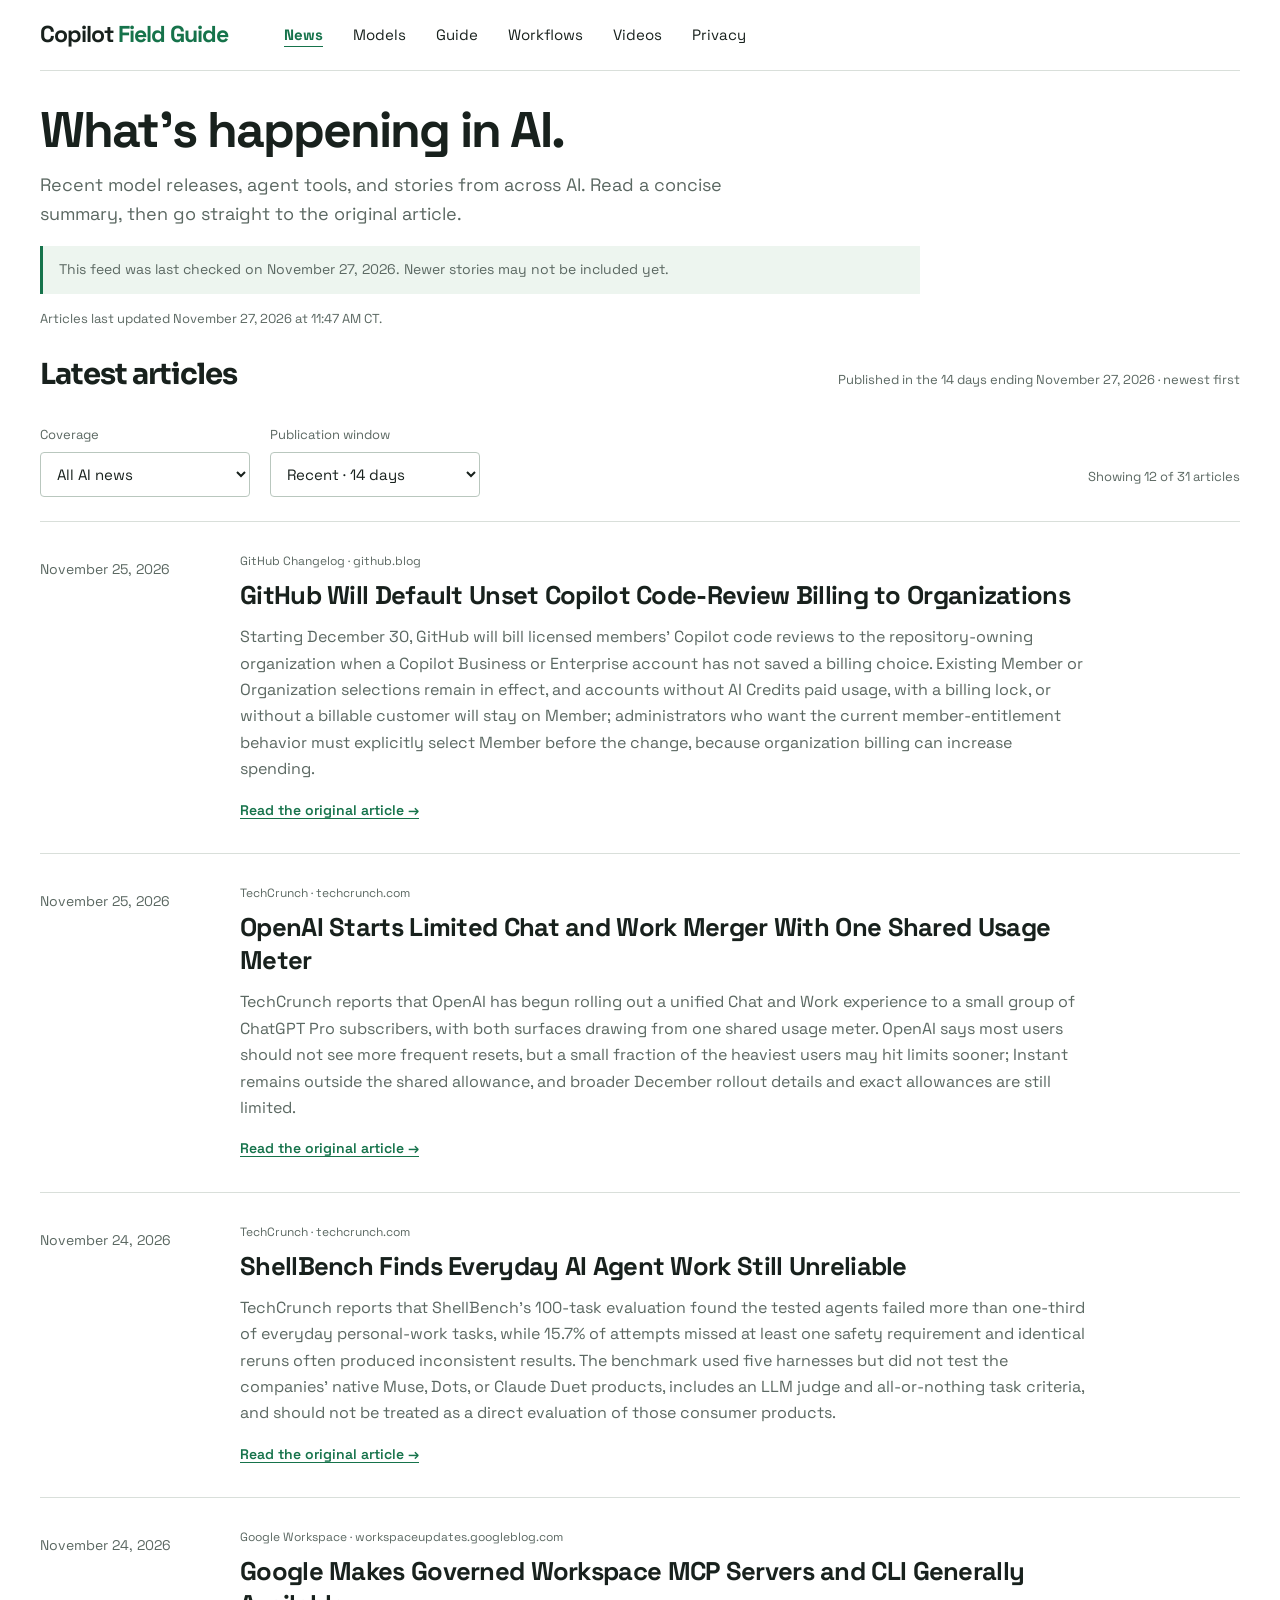
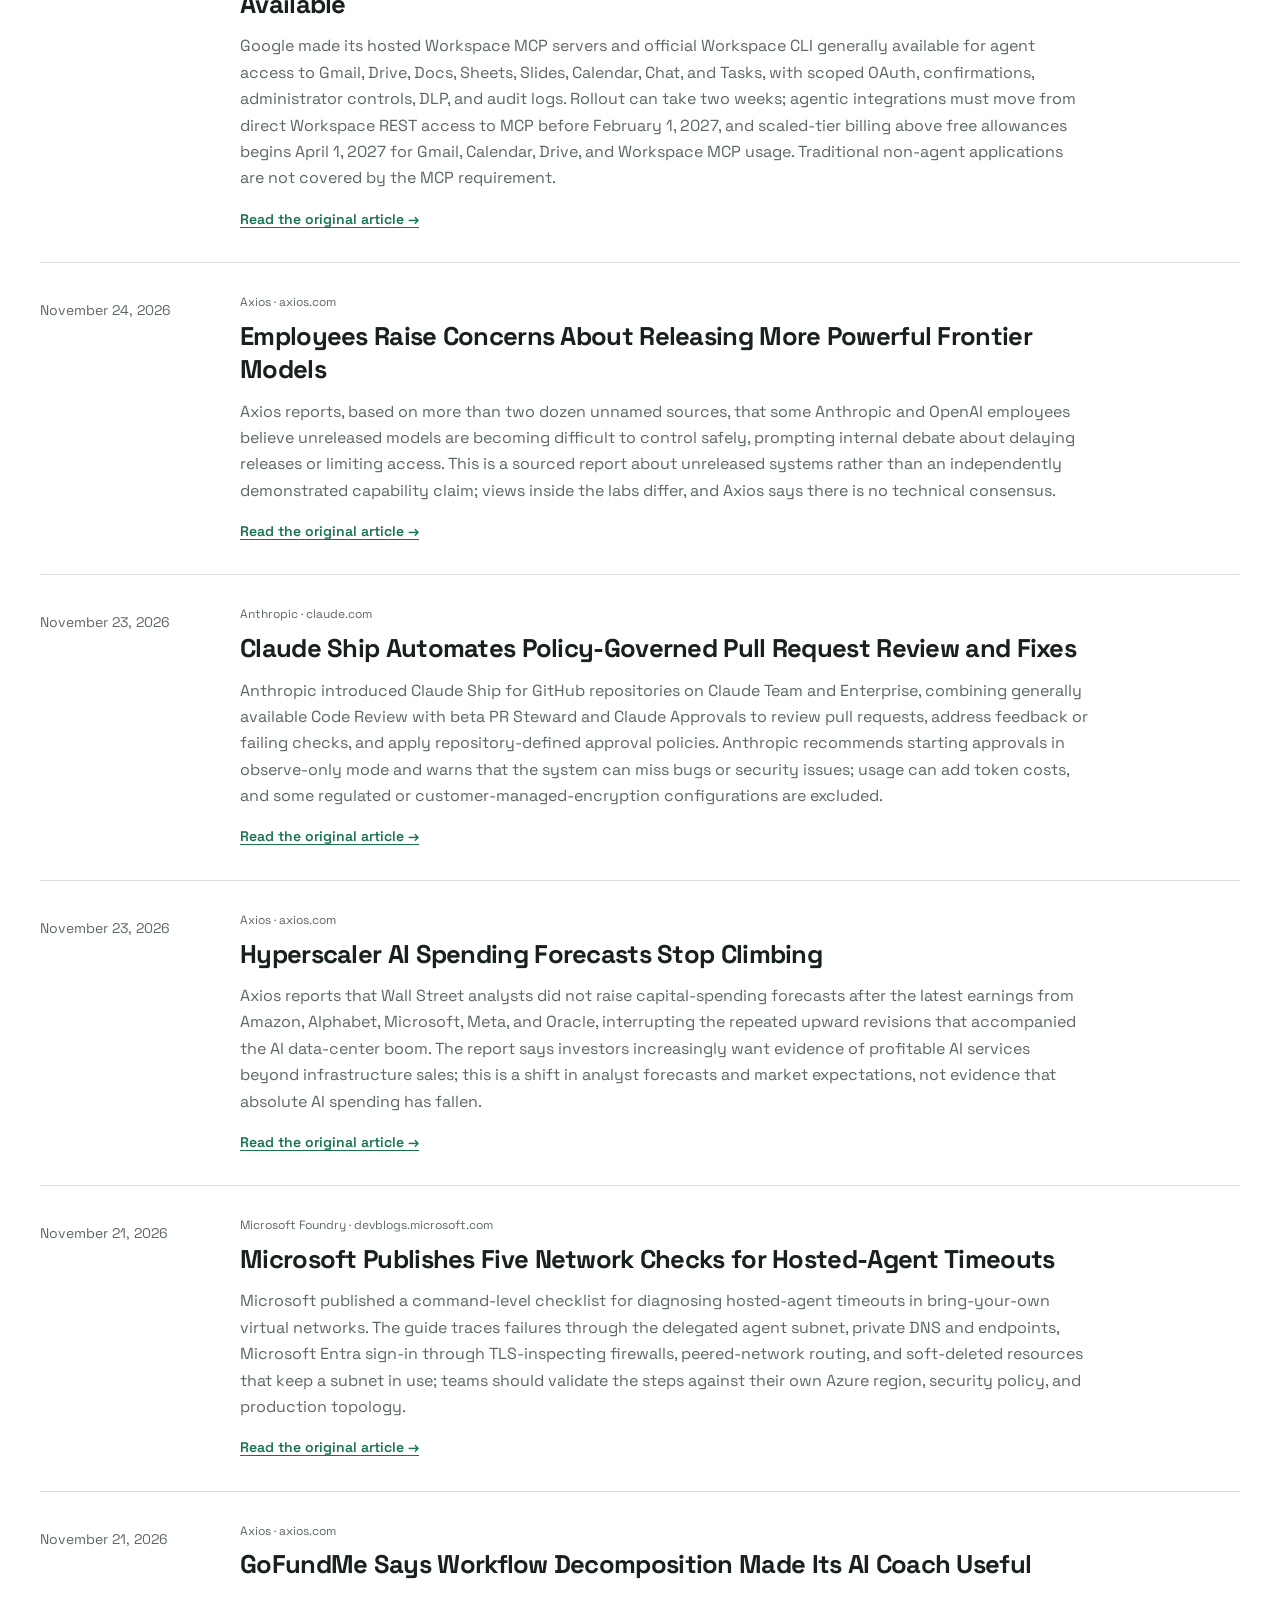
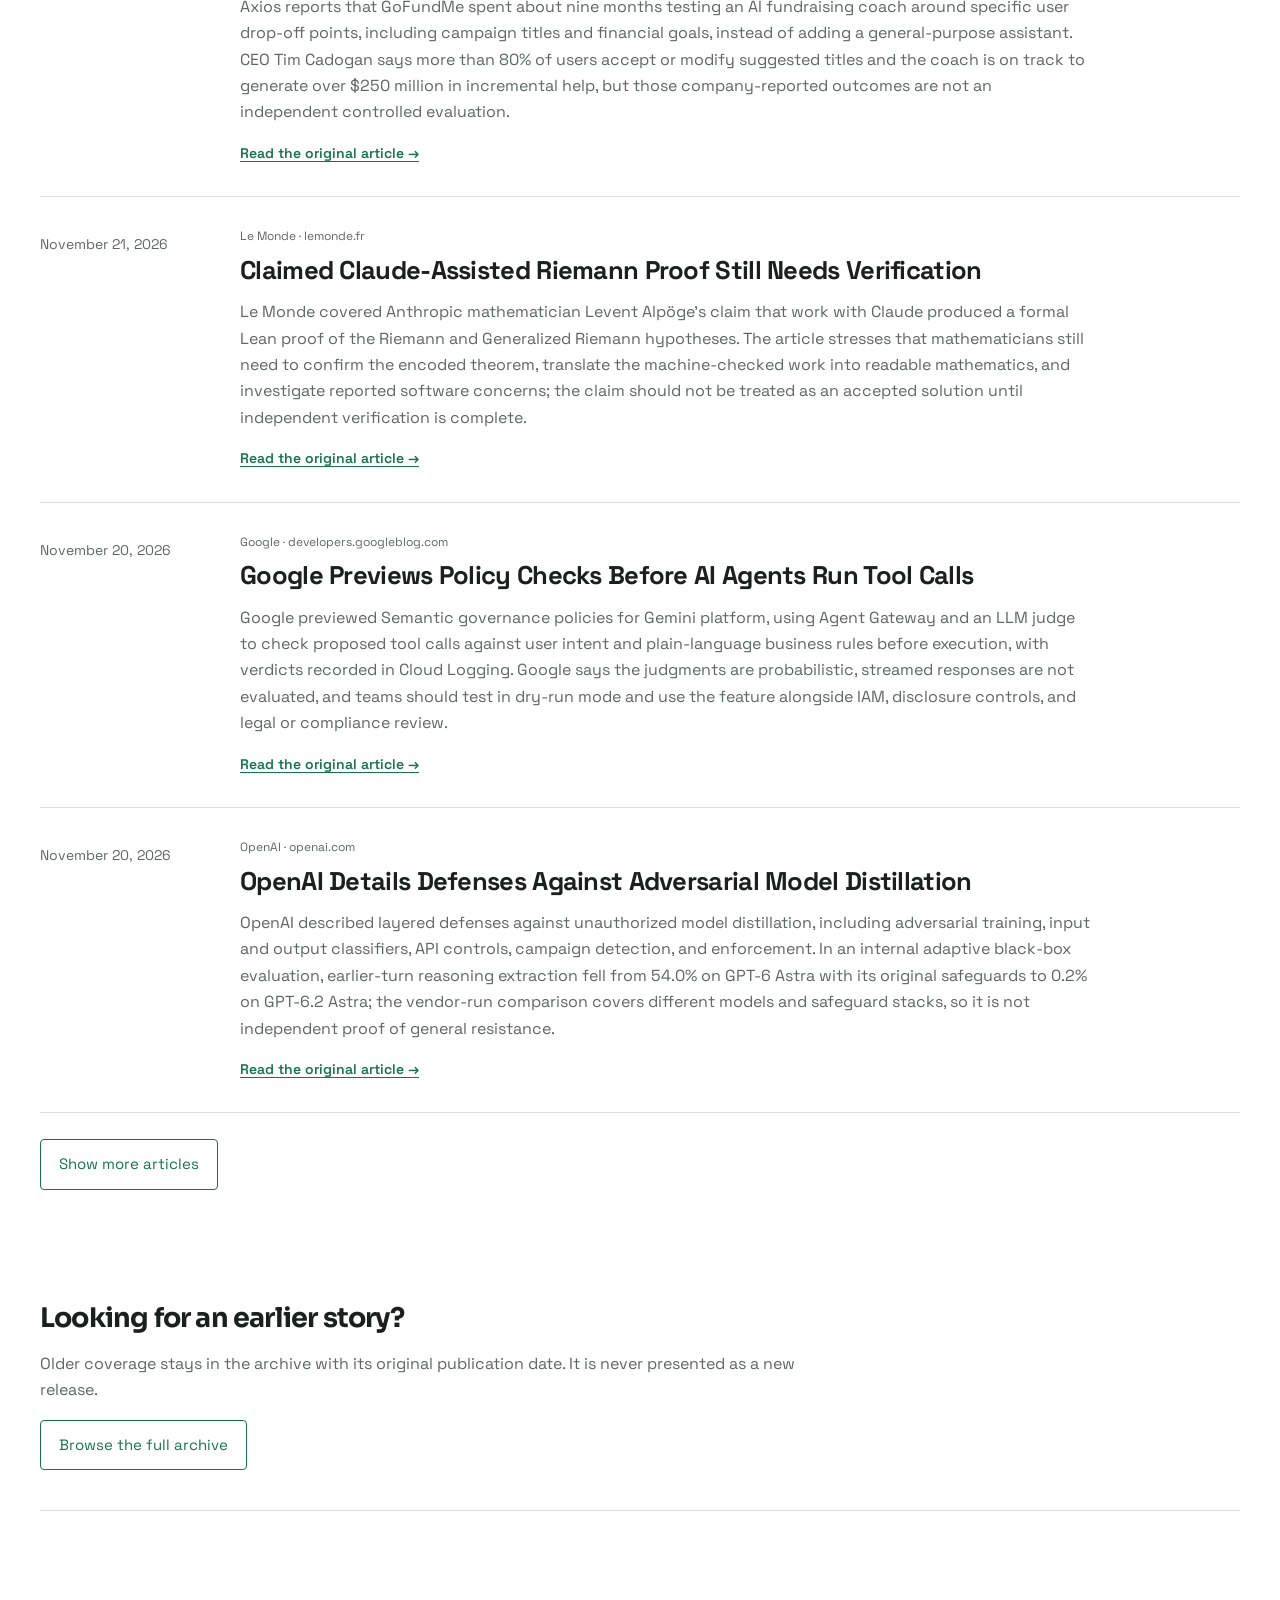
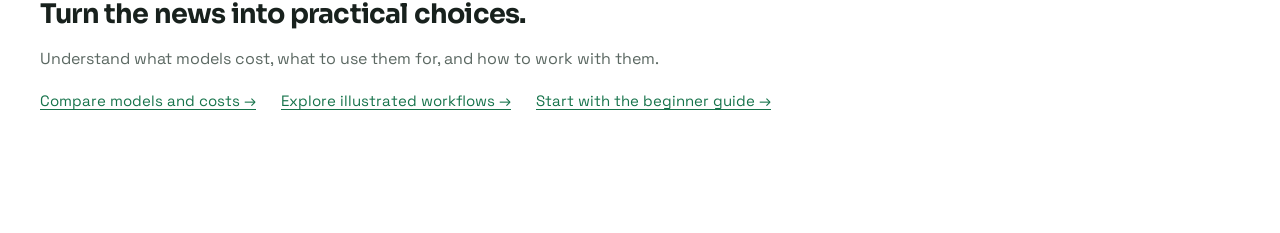
<file: news.html>
<!doctype html>
<html lang="en">
<head>
<meta charset="UTF-8"><meta name="viewport" content="width=device-width, initial-scale=1.0">
<title>Latest AI News — Copilot Field Guide</title>
<meta name="description" content="Recent AI news with publication dates, concise summaries, and direct links to original articles. Explore model releases, agents, tools, and the broader AI ecosystem.">
<link rel="preconnect" href="https://fonts.googleapis.com"><link rel="preconnect" href="https://fonts.gstatic.com" crossorigin>
<link href="https://fonts.googleapis.com/css2?family=Space+Grotesk:wght@400;500;700&family=Sora:wght@500;700&display=swap" rel="stylesheet">
<link rel="stylesheet" href="styles.css"><link rel="stylesheet" href="field-guide.css"><link rel="stylesheet" href="model-lab.css"><link rel="stylesheet" href="news-page.css">
</head><body>
<nav class="field-nav" aria-label="Main navigation"><a class="field-brand" href="index.html">Copilot <span>Field Guide</span></a><div><a href="index.html" aria-current="page">News</a><a href="models.html">Models</a><a href="guide.html">Guide</a><a href="learning.html">Workflows</a><a href="videos.html">Videos</a><a href="enterprise-privacy.html">Privacy</a></div></nav>
<main class="page news-layout news-first">
<header class="hero"><h1>What’s happening in AI.</h1><p class="hero-copy">Recent model releases, agent tools, and stories from across AI. Read a concise summary, then go straight to the original article.</p></header>
<section id="top-stories" aria-labelledby="latest-heading">
<div class="news-desk-heading"><h2 id="latest-heading">Latest articles</h2><p id="news-window-note" class="chart-note"></p></div>
<form class="news-reader-filters" aria-label="Filter news articles"><label>Coverage<select id="news-category"><option value="all">All AI news</option><option value="new-models">Models</option><option value="ai-general-news">AI tools &amp; industry</option><option value="mythos-news">Mythos &amp; security</option></select></label><label>Publication window<select id="news-window"><option value="14">Recent · 14 days</option><option value="30">Past 30 days</option><option value="all">Full archive</option></select></label><p id="news-result-count" role="status"></p></form>
<div id="news-current-list" class="news-article-list" role="list"></div><button id="news-load-more" class="reset-button" type="button">Show more articles</button>
<noscript><p>Enable JavaScript to browse this feed. You can also read the <a href="https://github.blog/changelog/">GitHub Changelog</a>, <a href="https://openai.com/news/">OpenAI News</a>, and <a href="https://www.anthropic.com/news">Anthropic Newsroom</a> directly.</p></noscript>
</section>
<section class="news-archive-link" id="archive"><h2>Looking for an earlier story?</h2><p>Older coverage stays in the archive with its original publication date. It is never presented as a new release.</p><button id="news-open-archive" class="reset-button" type="button">Browse the full archive</button></section>
<section class="news-learning-links"><h2>Turn the news into practical choices.</h2><p>Understand what models cost, what to use them for, and how to work with them.</p><div><a href="models.html">Compare models and costs →</a><a href="learning.html">Explore illustrated workflows →</a><a href="guide.html">Start with the beginner guide →</a></div></section>
</main>
<script src="news-feed.js"></script><script src="news-page.js"></script>
</body></html>
</file>
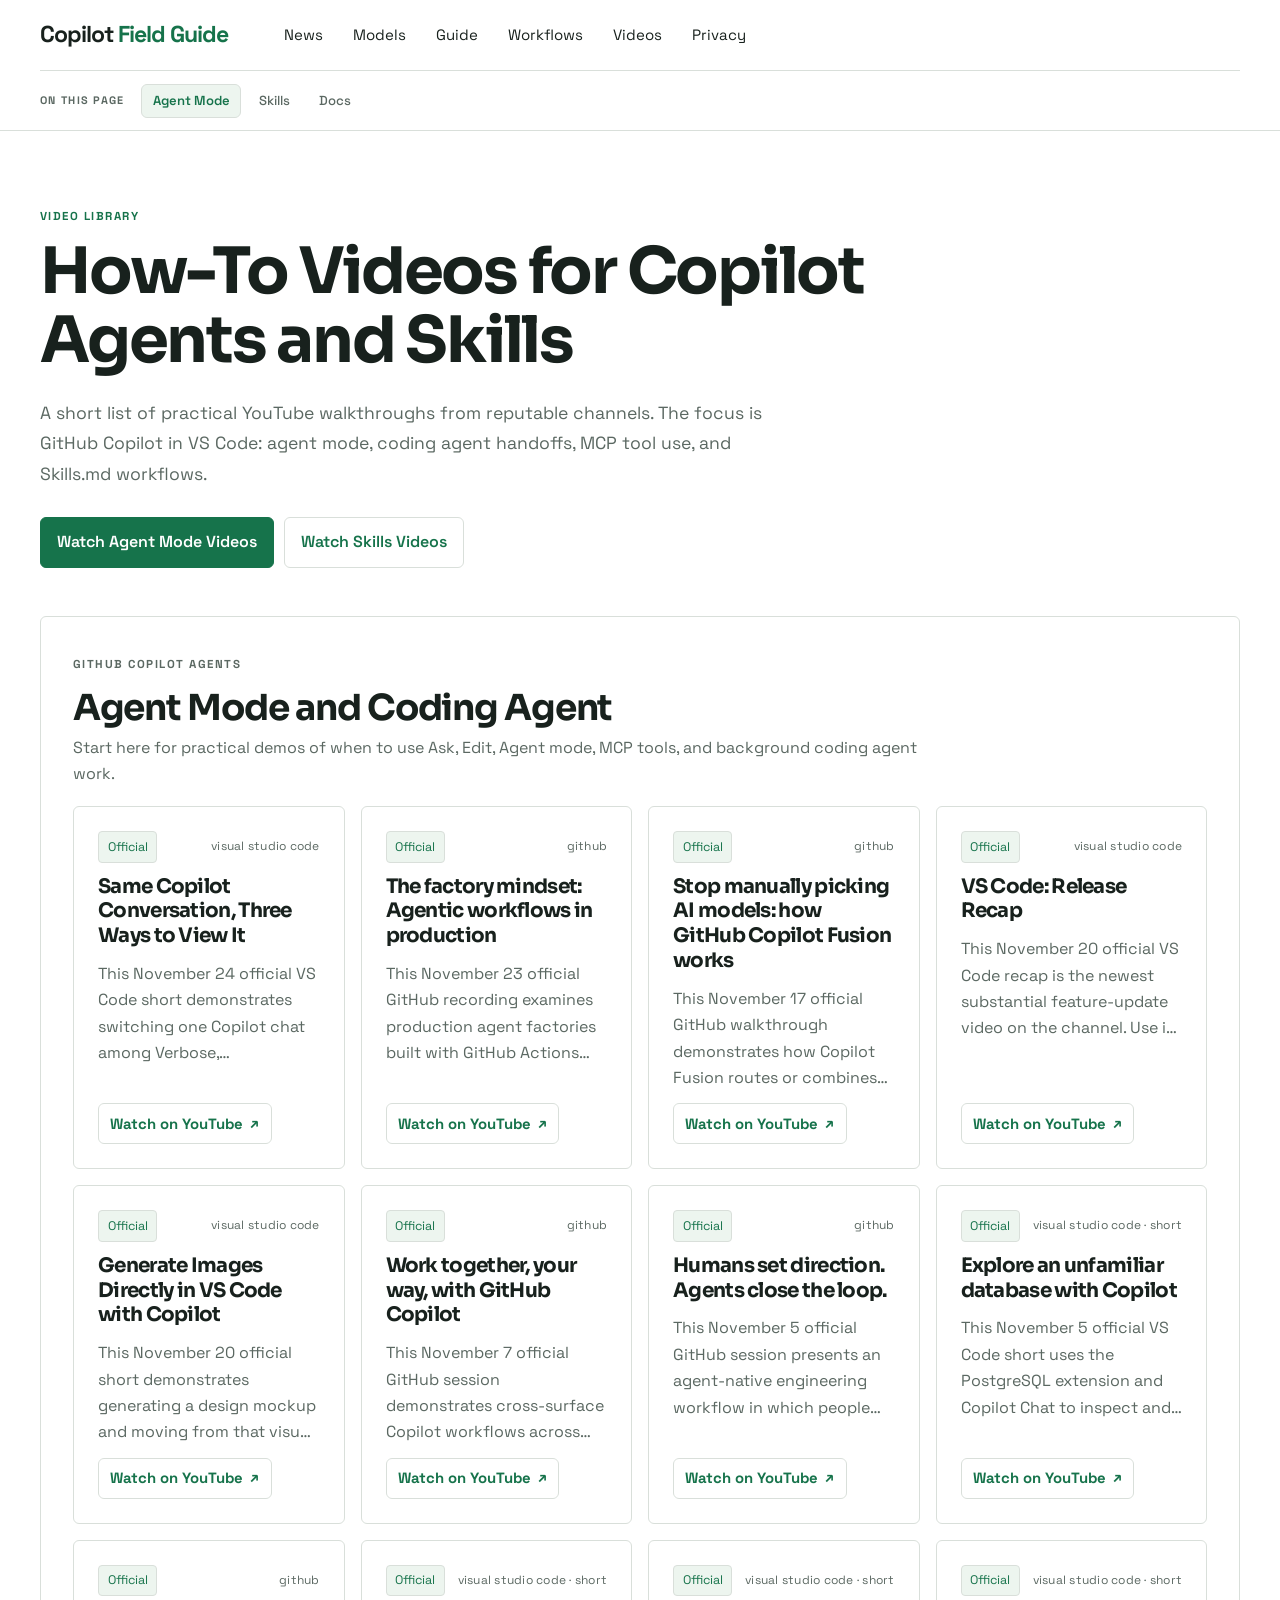
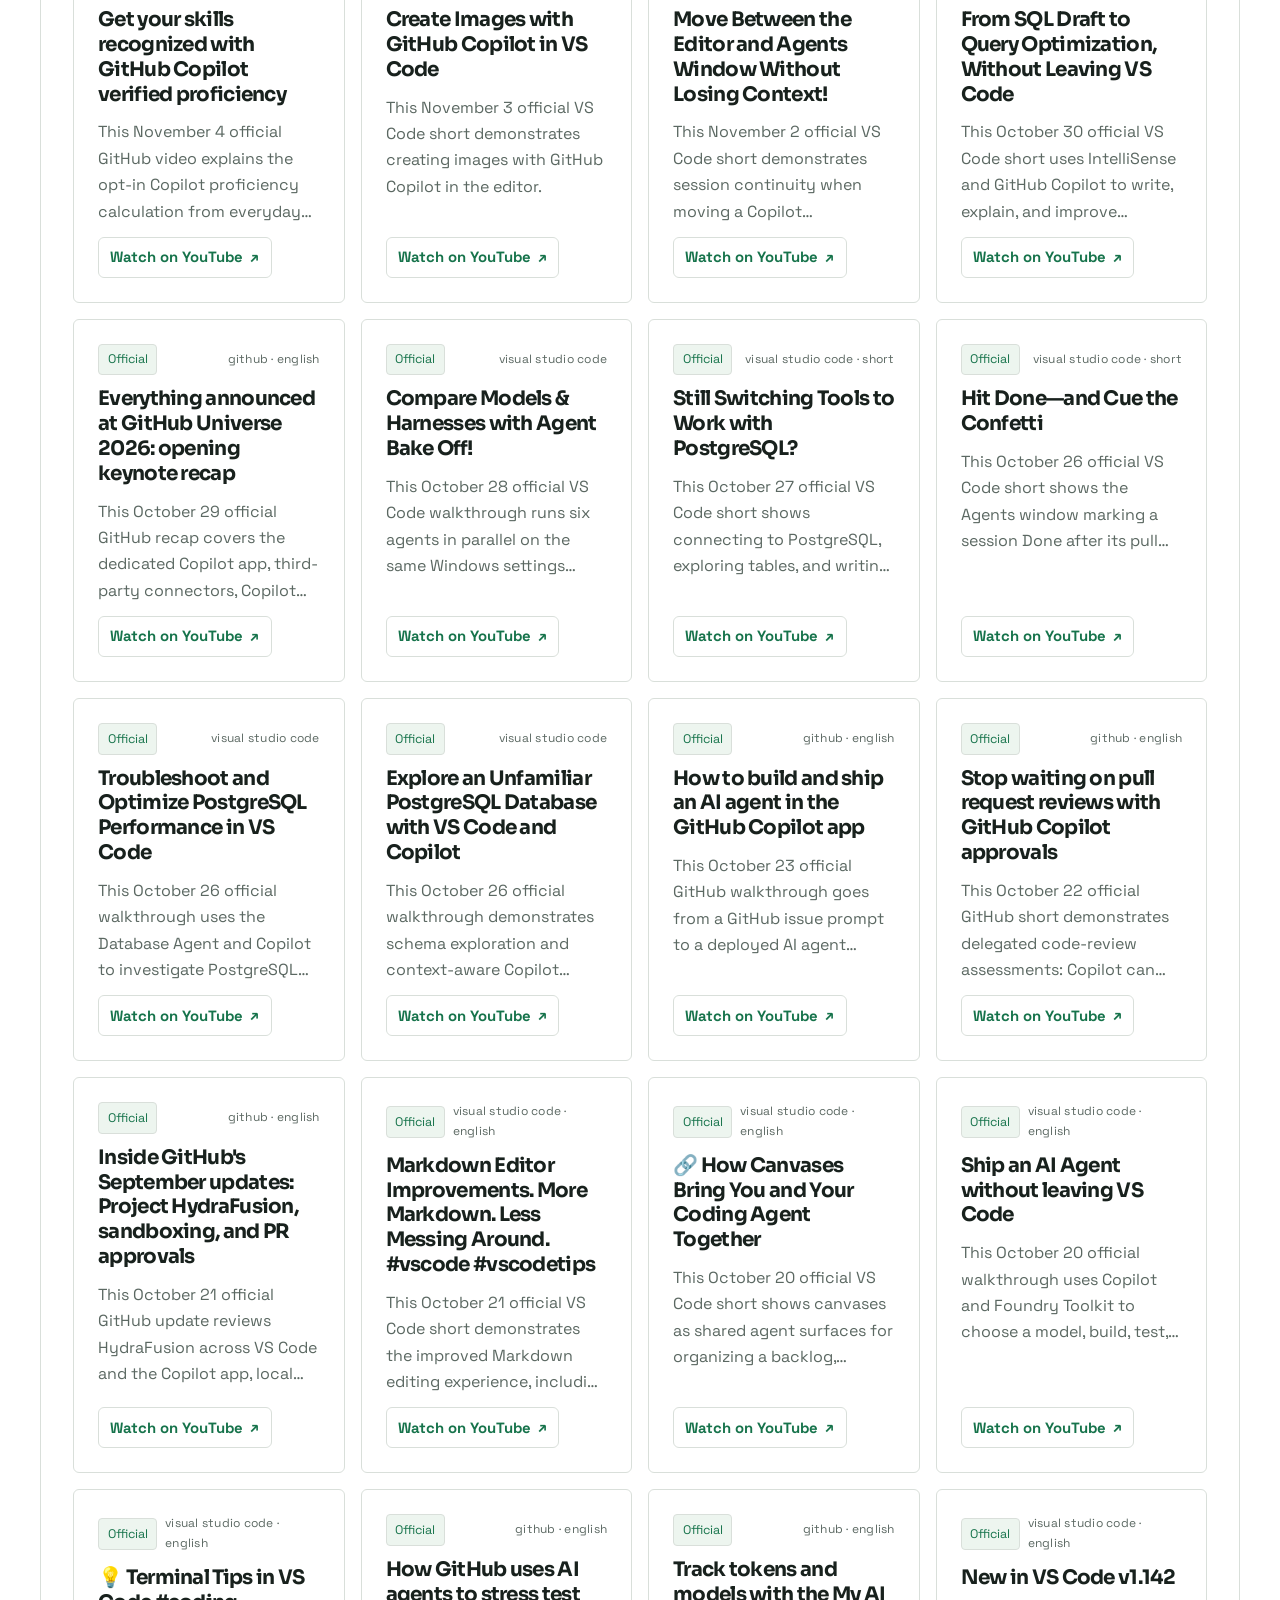
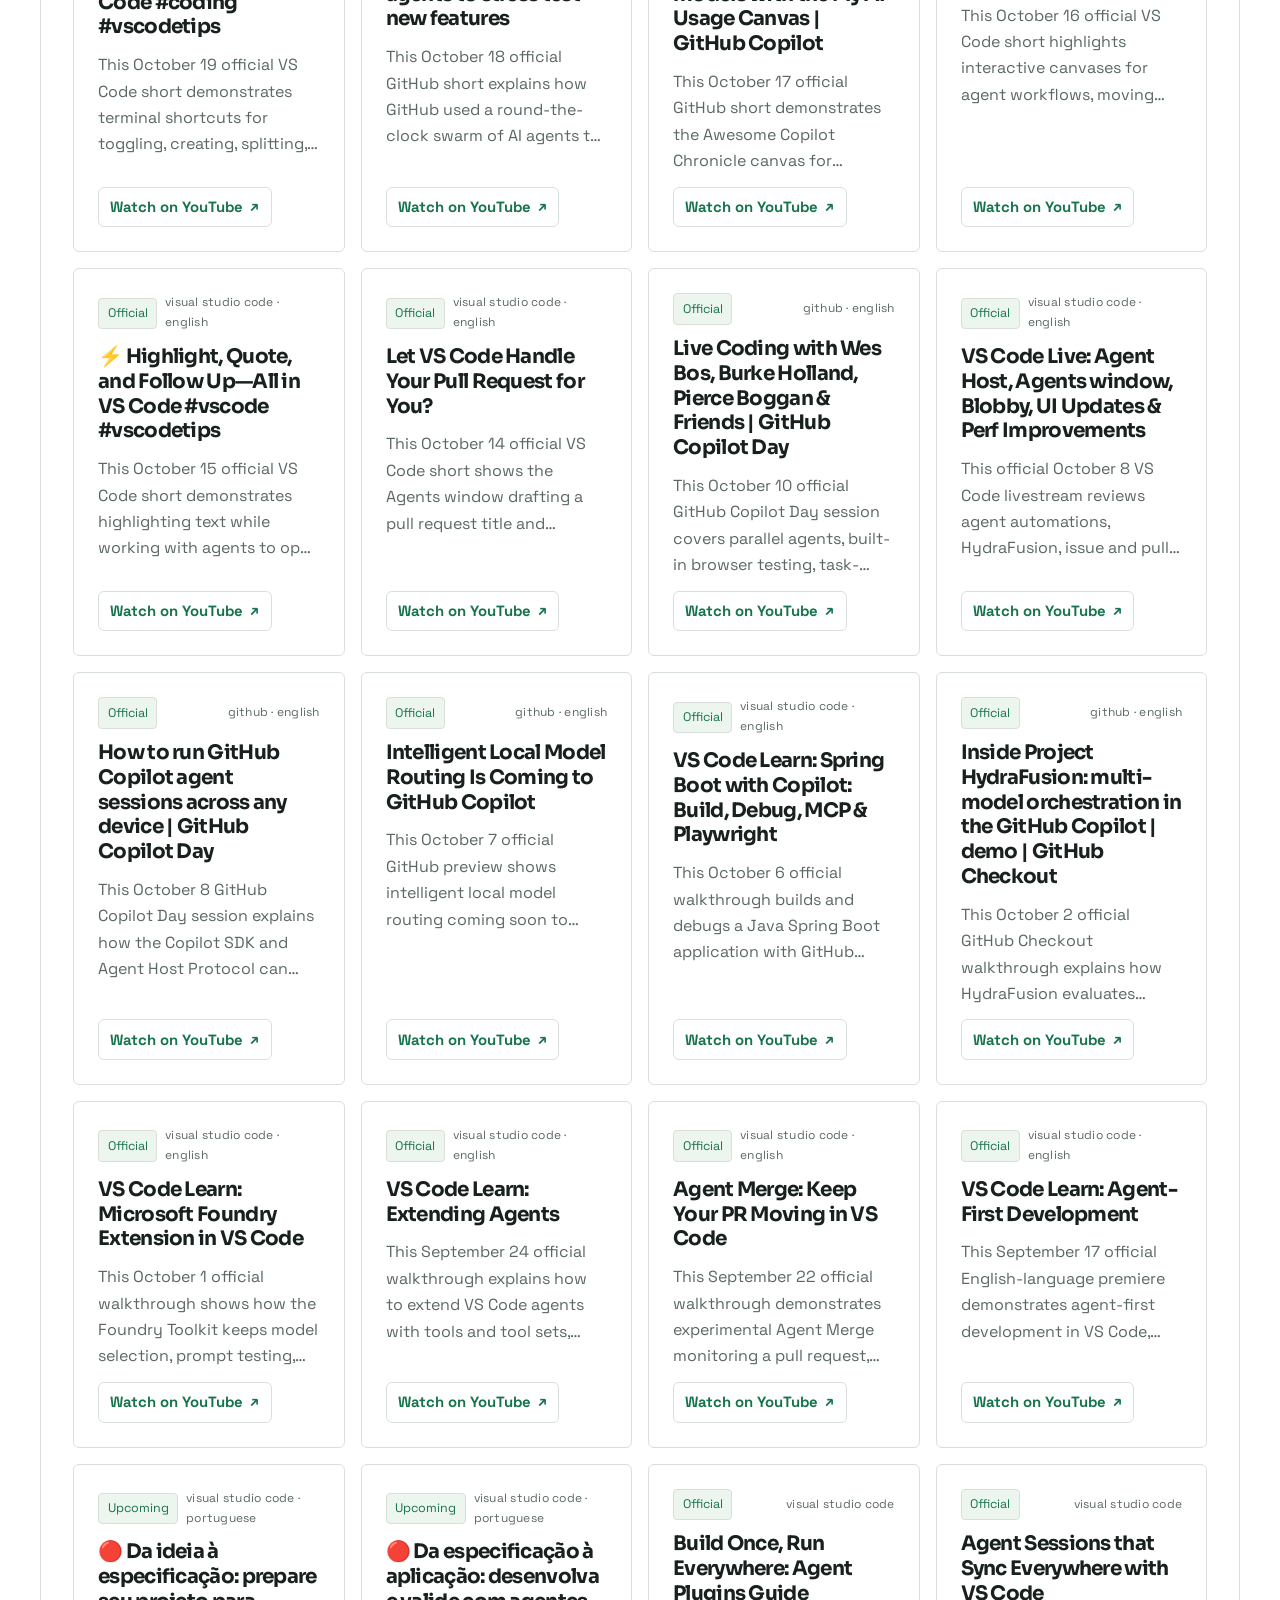
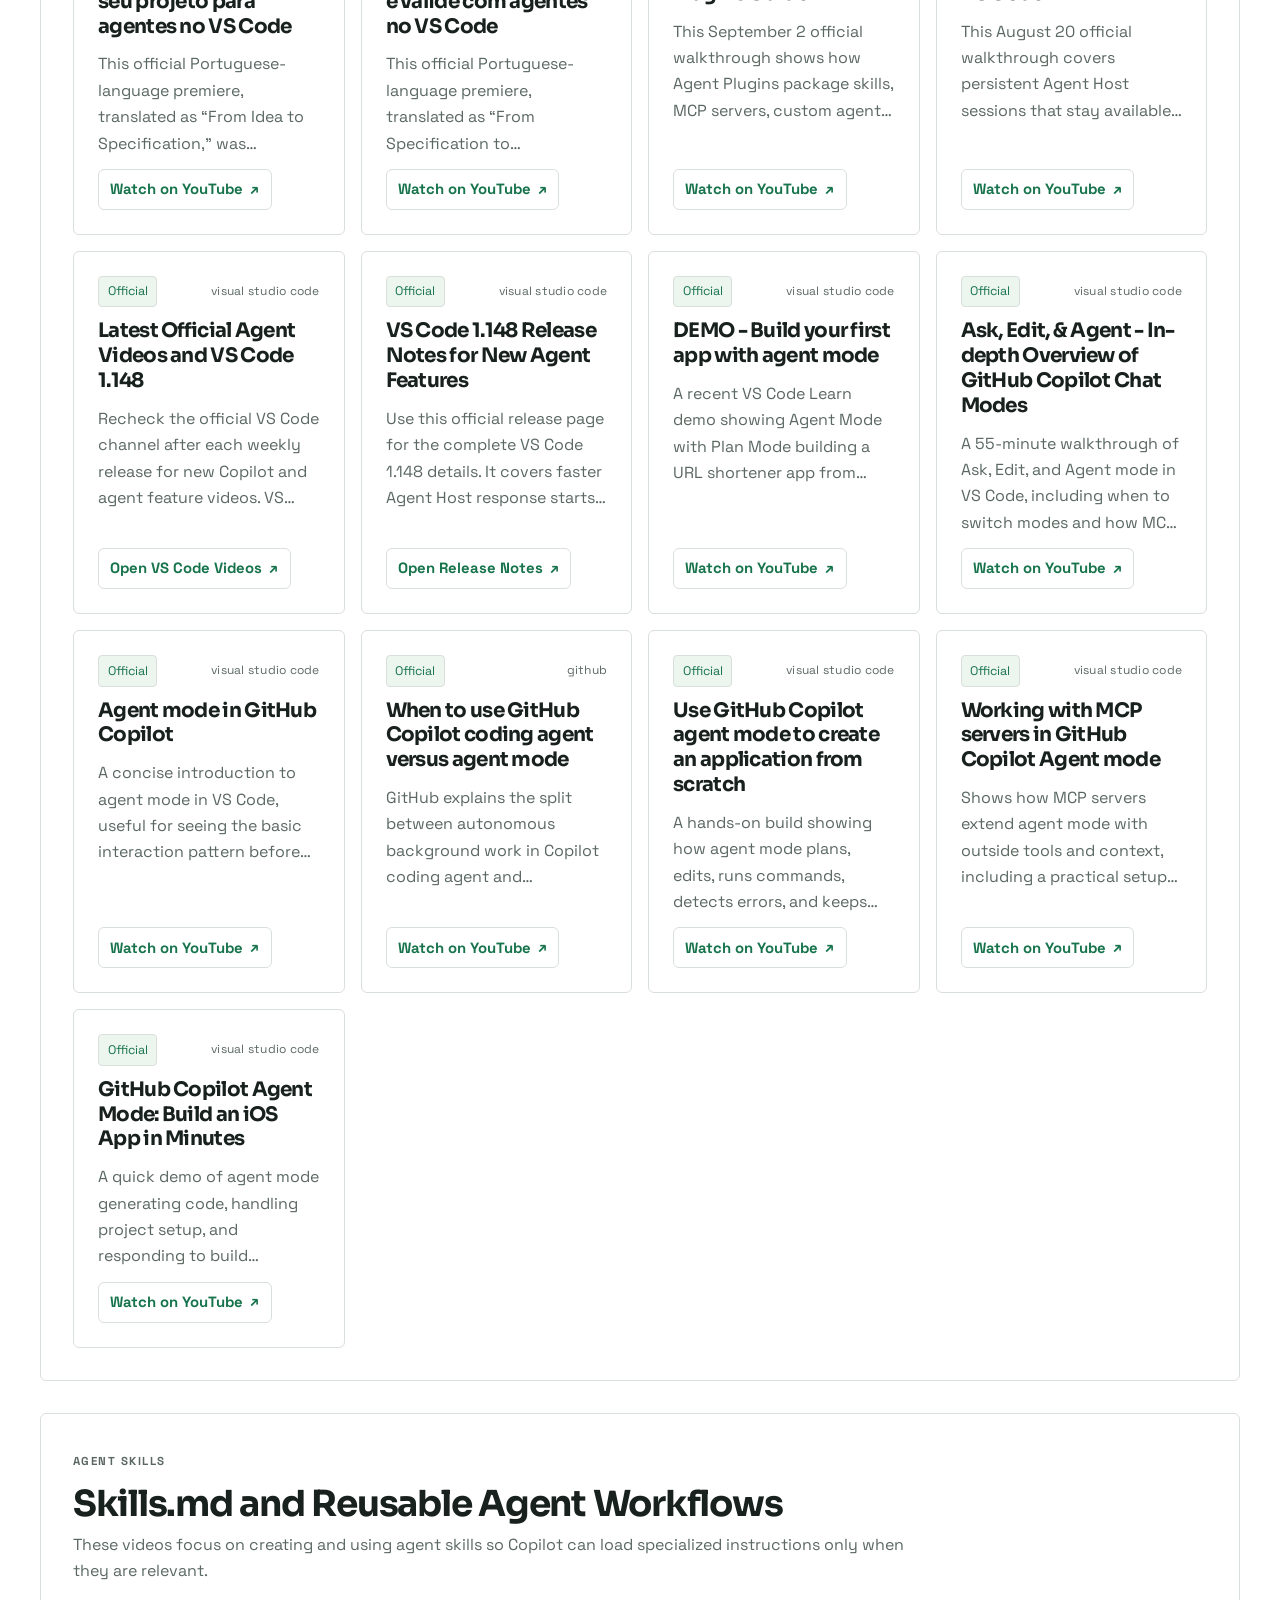
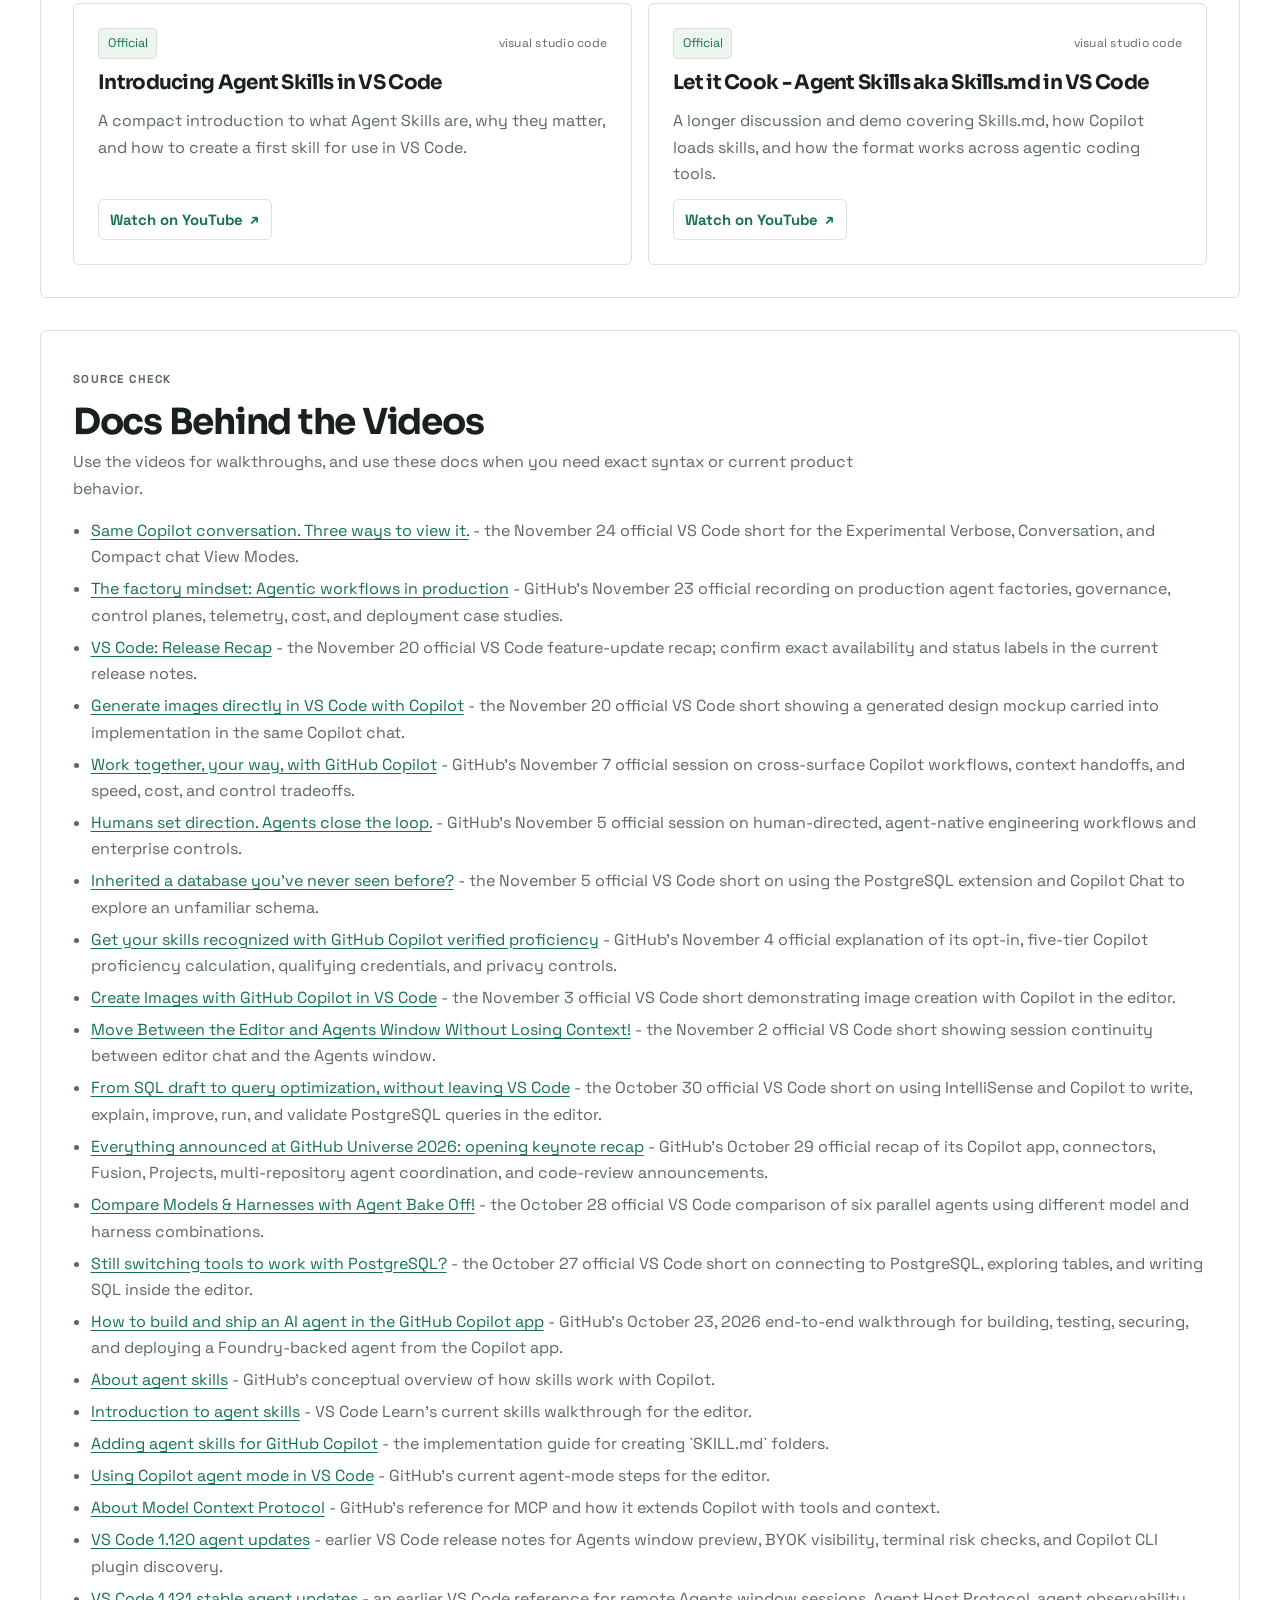
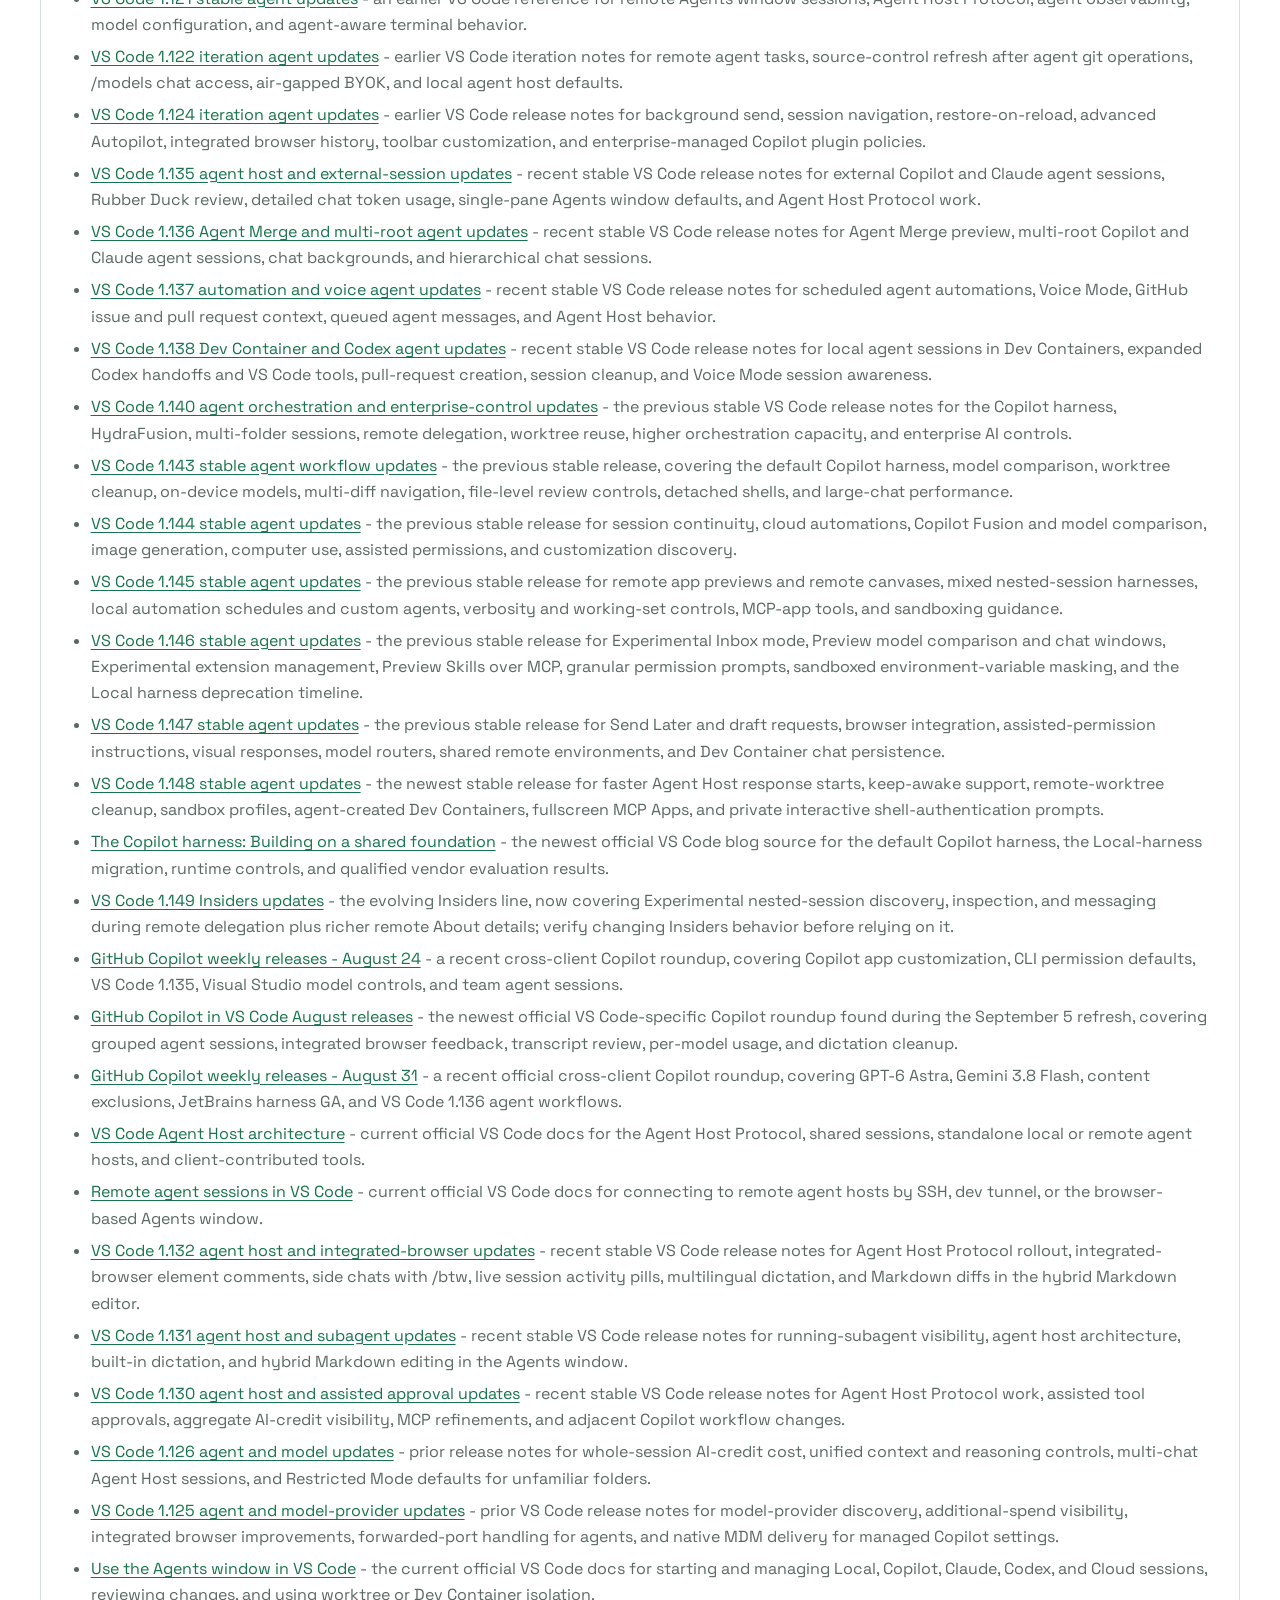
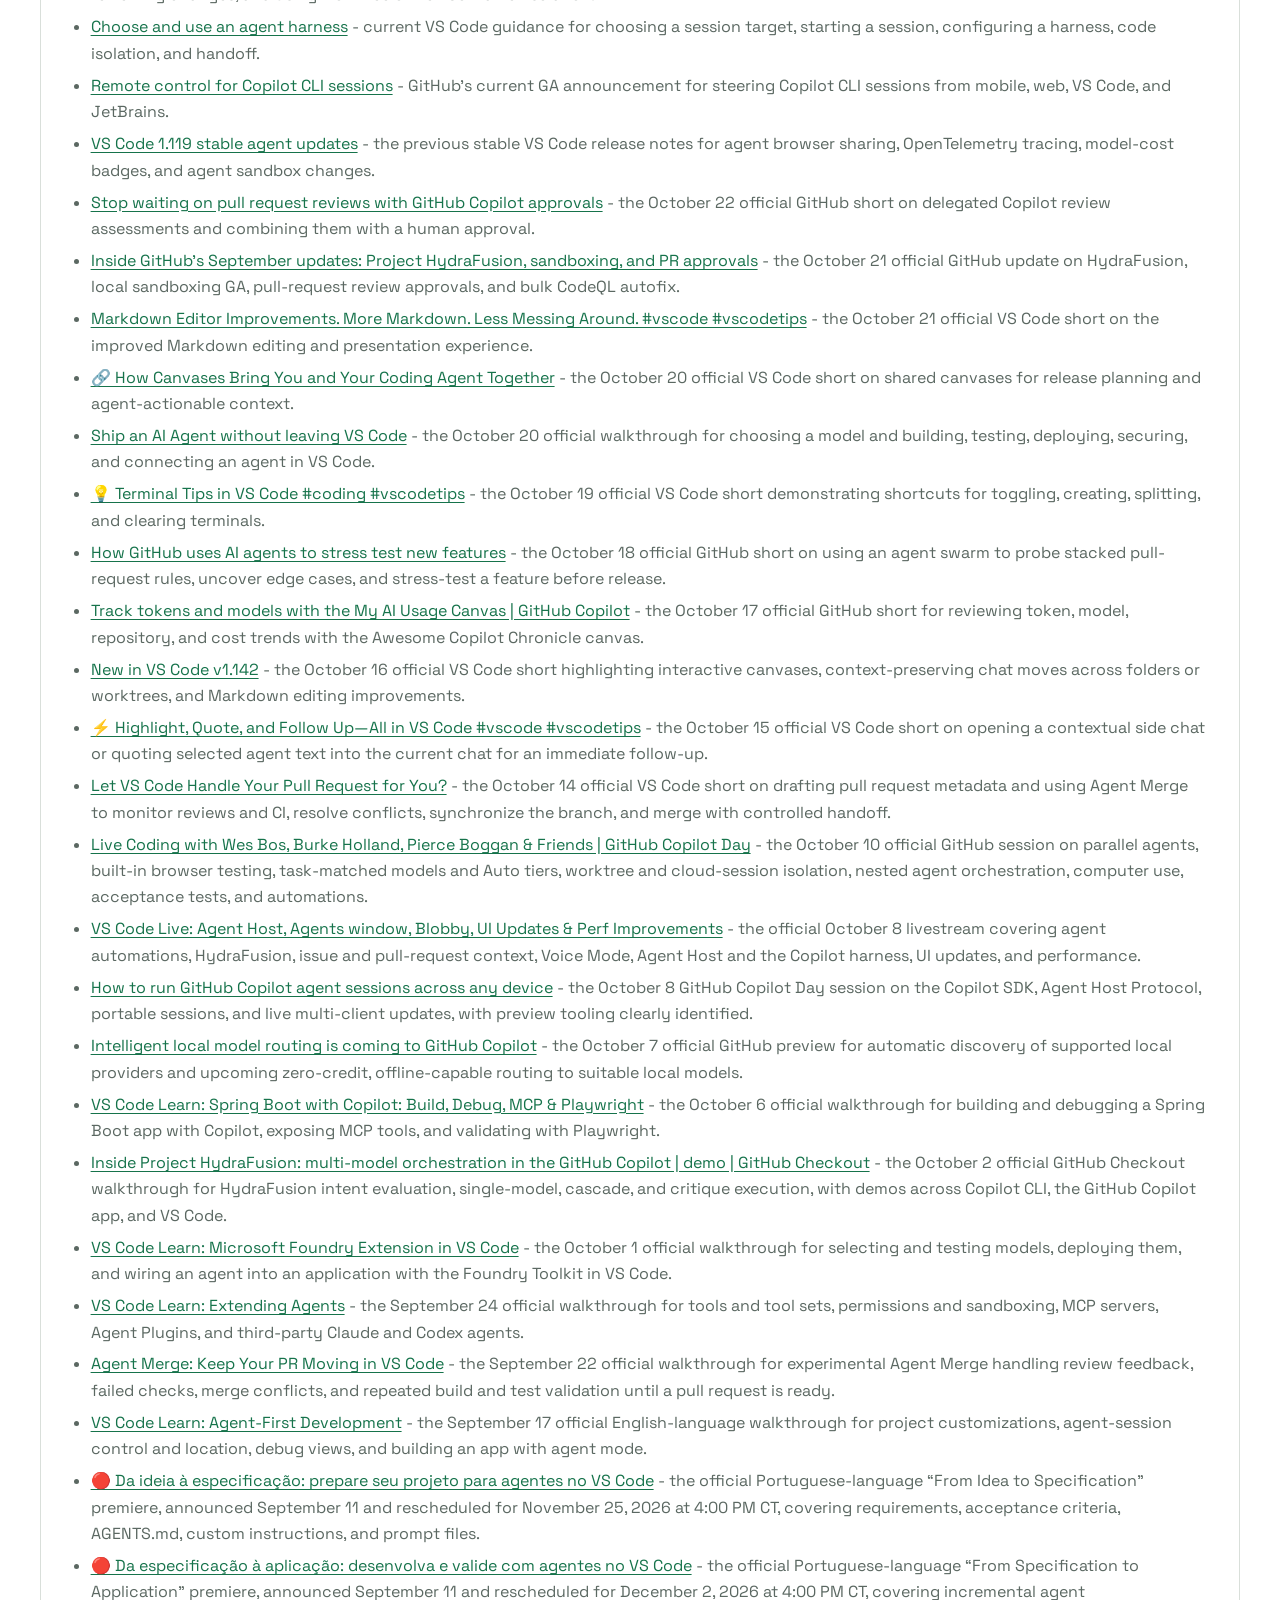
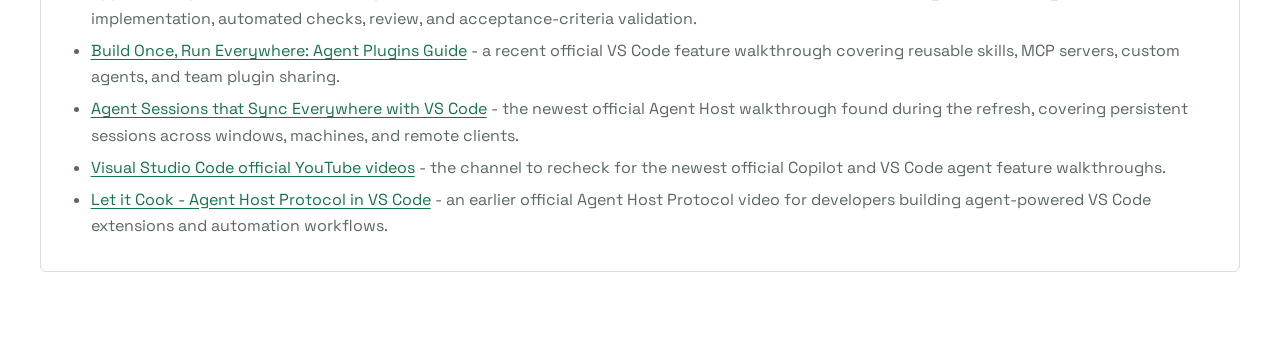
<file: videos.html>
<!doctype html>
<html lang="en">
  <head>
    <meta charset="UTF-8" />
    <meta name="viewport" content="width=device-width, initial-scale=1.0" />
    <title>Copilot Agents &amp; Skills Videos — VS Code How-To Library</title>
    <meta
      name="description"
      content="Curated YouTube how-to videos for GitHub Copilot agent mode, coding agent, MCP, custom workflows, and agent skills in VS Code."
    />
    <link rel="preconnect" href="https://fonts.googleapis.com" />
    <link rel="preconnect" href="https://fonts.gstatic.com" crossorigin />
    <link
      href="https://fonts.googleapis.com/css2?family=Space+Grotesk:wght@400;500;700&family=Sora:wght@500;700&display=swap"
      rel="stylesheet"
    />
    <link rel="stylesheet" href="styles.css" />
    <link rel="stylesheet" href="field-guide.css" />
    <link rel="stylesheet" href="model-lab.css" />
  </head>
  <body>
<nav class="field-nav" aria-label="Main navigation"><a class="field-brand" href="index.html">Copilot <span>Field Guide</span></a><div><a href="index.html">News</a><a href="models.html">Models</a><a href="guide.html">Guide</a><a href="learning.html">Workflows</a><a href="videos.html" aria-current="page">Videos</a><a href="enterprise-privacy.html">Privacy</a></div></nav>
    <div class="background-glow" aria-hidden="true"></div>

    <nav class="section-nav nav-visible-always" id="section-nav" aria-label="Video library sections">
      <div class="section-nav-inner">
        <div class="nav-group" aria-label="Other site pages">
          <span class="nav-group-label">Pages</span>
          <a href="learning.html" class="nav-pill nav-pill-back">Workflows</a>
          <a href="guide.html" class="nav-pill nav-pill-back">Beginner Guide</a>
          <a href="news.html" class="nav-pill nav-pill-back">AI News</a>
          <a href="models.html" class="nav-pill nav-pill-back">Models</a>
          <a href="enterprise-privacy.html" class="nav-pill nav-pill-back">Copilot Privacy</a>
        </div>
        <div class="nav-group" aria-label="Sections on this page">
          <span class="nav-group-label">On this page</span>
          <a href="#agent-mode" class="nav-pill active">Agent Mode</a>
          <a href="#skills" class="nav-pill">Skills</a>
          <a href="#references" class="nav-pill">Docs</a>
        </div>
      </div>
    </nav>

    <main class="page">
      <header class="hero reveal">
        <p class="eyebrow">Video Library</p>
        <h1>How-To Videos for Copilot Agents and Skills</h1>
        <p class="hero-copy">
          A short list of practical YouTube walkthroughs from reputable channels. The focus is GitHub Copilot in
          VS Code: agent mode, coding agent handoffs, MCP tool use, and Skills.md workflows.
        </p>
        <div class="hero-actions">
          <a href="#agent-mode" class="hero-guide-link">Watch Agent Mode Videos</a>
          <a href="#skills" class="hero-guide-link hero-guide-link-secondary">Watch Skills Videos</a>
        </div>
      </header>

      <section class="panel reveal" id="agent-mode" aria-labelledby="agent-mode-heading">
        <div class="panel-head">
          <p class="eyebrow">GitHub Copilot Agents</p>
          <h2 id="agent-mode-heading">Agent Mode and Coding Agent</h2>
          <p>Start here for practical demos of when to use Ask, Edit, Agent mode, MCP tools, and background coding agent work.</p>
        </div>

        <div class="resource-grid">
          <article class="resource-card">
            <div class="card-top">
              <span class="chip">Official</span>
              <span class="source">Visual Studio Code</span>
            </div>
            <h3>Same Copilot Conversation, Three Ways to View It</h3>
            <p class="note">
              This November 24 official VS Code short demonstrates switching one Copilot chat among Verbose,
              Conversation, and Compact views through Chat &gt; More Actions &gt; View Mode. View Mode is Experimental,
              so confirm current behavior before standardizing it in a team workflow.
            </p>
            <div class="card-actions">
              <a class="visit-link" href="https://www.youtube.com/shorts/S3Ldl3DT_M0" target="_blank" rel="noopener noreferrer">Watch on YouTube</a>
            </div>
          </article>

          <article class="resource-card">
            <div class="card-top">
              <span class="chip">Official</span>
              <span class="source">GitHub</span>
            </div>
            <h3>The factory mindset: Agentic workflows in production</h3>
            <p class="note">
              This November 23 official GitHub recording examines production agent factories built with GitHub Actions and Copilot,
              including governance, control planes, telemetry, cost management, and lessons from real-world deployments.
              Treat the case studies as workflow patterns and validate permissions, controls, and results for your own repositories.
            </p>
            <div class="card-actions">
              <a class="visit-link" href="https://www.youtube.com/watch?v=TYhsC-S-Fx0" target="_blank" rel="noopener noreferrer">Watch on YouTube</a>
            </div>
          </article>

          <article class="resource-card">
            <div class="card-top">
              <span class="chip">Official</span>
              <span class="source">GitHub</span>
            </div>
            <h3>Stop manually picking AI models: how GitHub Copilot Fusion works</h3>
            <p class="note">
              This November 17 official GitHub walkthrough demonstrates how Copilot Fusion routes or combines models
              and how Standard, High, and Max effort change the orchestration strategy. Treat the demo as product guidance,
              then verify model-policy eligibility, per-model billing, and results on your own repository.
            </p>
            <div class="card-actions">
              <a class="visit-link" href="https://www.youtube.com/watch?v=9UMpD5QMU-c" target="_blank" rel="noopener noreferrer">Watch on YouTube</a>
            </div>
          </article>

          <article class="resource-card">
            <div class="card-top">
              <span class="chip">Official</span>
              <span class="source">Visual Studio Code</span>
            </div>
            <h3>VS Code: Release Recap</h3>
            <p class="note">
              This November 20 official VS Code recap is the newest substantial feature-update video on the channel.
              Use it for a guided overview, then confirm availability and Preview or Experimental labels in the current release notes.
            </p>
            <div class="card-actions">
              <a class="visit-link" href="https://www.youtube.com/watch?v=qpy7pX_aoH0" target="_blank" rel="noopener noreferrer">Watch on YouTube</a>
            </div>
          </article>

          <article class="resource-card">
            <div class="card-top">
              <span class="chip">Official</span>
              <span class="source">Visual Studio Code</span>
            </div>
            <h3>Generate Images Directly in VS Code with Copilot</h3>
            <p class="note">
              This November 20 official short demonstrates generating a design mockup and moving from that visual direction
              into implementation in the same Copilot chat. Review generated assets and code before using them in a project.
            </p>
            <div class="card-actions">
              <a class="visit-link" href="https://www.youtube.com/shorts/uTEaer6jYbY" target="_blank" rel="noopener noreferrer">Watch on YouTube</a>
            </div>
          </article>

          <article class="resource-card">
            <div class="card-top">
              <span class="chip">Official</span>
              <span class="source">GitHub</span>
            </div>
            <h3>Work together, your way, with GitHub Copilot</h3>
            <p class="note">
              This November 7 official GitHub session demonstrates cross-surface Copilot workflows across the Copilot app,
              VS Code, CLI, JetBrains, GitHub Mobile and web, and Slack, including context handoffs and speed, cost, and control tradeoffs.
            </p>
            <div class="card-actions">
              <a class="visit-link" href="https://www.youtube.com/watch?v=VJBTPepfWUI" target="_blank" rel="noopener noreferrer">Watch on YouTube</a>
            </div>
          </article>

          <article class="resource-card">
            <div class="card-top">
              <span class="chip">Official</span>
              <span class="source">GitHub</span>
            </div>
            <h3>Humans set direction. Agents close the loop.</h3>
            <p class="note">
              This November 5 official GitHub session presents an agent-native engineering workflow in which people define
              outcomes and standards while agents plan, review, secure, and deploy work under enterprise controls.
            </p>
            <div class="card-actions">
              <a class="visit-link" href="https://www.youtube.com/watch?v=BR65KdRfGvY" target="_blank" rel="noopener noreferrer">Watch on YouTube</a>
            </div>
          </article>

          <article class="resource-card">
            <div class="card-top">
              <span class="chip">Official</span>
              <span class="source">Visual Studio Code · Short</span>
            </div>
            <h3>Explore an unfamiliar database with Copilot</h3>
            <p class="note">
              This November 5 official VS Code short uses the PostgreSQL extension and Copilot Chat to inspect and understand
              an inherited database schema before making changes.
            </p>
            <div class="card-actions">
              <a class="visit-link" href="https://www.youtube.com/shorts/Fw7q46Lzz-4" target="_blank" rel="noopener noreferrer">Watch on YouTube</a>
            </div>
          </article>

          <article class="resource-card">
            <div class="card-top">
              <span class="chip">Official</span>
              <span class="source">GitHub</span>
            </div>
            <h3>Get your skills recognized with GitHub Copilot verified proficiency</h3>
            <p class="note">
              This November 4 official GitHub video explains the opt-in Copilot proficiency calculation from everyday
              product-usage signals across five tiers, including a Microsoft Pro Badge through Credly for qualifying users
              at the proficient level or above, with opt-in participation and privacy controls.
            </p>
            <div class="card-actions">
              <a class="visit-link" href="https://www.youtube.com/watch?v=aXK0wctLk5U" target="_blank" rel="noopener noreferrer">Watch on YouTube</a>
            </div>
          </article>

          <article class="resource-card">
            <div class="card-top">
              <span class="chip">Official</span>
              <span class="source">Visual Studio Code · Short</span>
            </div>
            <h3>Create Images with GitHub Copilot in VS Code</h3>
            <p class="note">
              This November 3 official VS Code short demonstrates creating images with GitHub Copilot in the editor.
            </p>
            <div class="card-actions">
              <a class="visit-link" href="https://www.youtube.com/shorts/xFVnwNtwOPI" target="_blank" rel="noopener noreferrer">Watch on YouTube</a>
            </div>
          </article>

          <article class="resource-card">
            <div class="card-top">
              <span class="chip">Official</span>
              <span class="source">Visual Studio Code · Short</span>
            </div>
            <h3>Move Between the Editor and Agents Window Without Losing Context!</h3>
            <p class="note">
              This November 2 official VS Code short demonstrates session continuity when moving a Copilot conversation
              between editor chat and the Agents window without restarting the work.
            </p>
            <div class="card-actions">
              <a class="visit-link" href="https://www.youtube.com/shorts/Rac5X7SjBzE" target="_blank" rel="noopener noreferrer">Watch on YouTube</a>
            </div>
          </article>

          <article class="resource-card">
            <div class="card-top">
              <span class="chip">Official</span>
              <span class="source">Visual Studio Code · Short</span>
            </div>
            <h3>From SQL Draft to Query Optimization, Without Leaving VS Code</h3>
            <p class="note">
              This October 30 official VS Code short uses IntelliSense and GitHub Copilot to write, explain, and improve
              PostgreSQL queries, then run them and validate the results without leaving the editor.
            </p>
            <div class="card-actions">
              <a class="visit-link" href="https://www.youtube.com/shorts/3OEaMxYdXtY" target="_blank" rel="noopener noreferrer">Watch on YouTube</a>
            </div>
          </article>

          <article class="resource-card">
            <div class="card-top">
              <span class="chip">Official</span>
              <span class="source">GitHub · English</span>
            </div>
            <h3>Everything announced at GitHub Universe 2026: opening keynote recap</h3>
            <p class="note">
              This October 29 official GitHub recap covers the dedicated Copilot app, third-party connectors, Copilot Fusion
              multi-model orchestration, Copilot Projects for coordinating agents across repositories, and code-review updates.
            </p>
            <div class="card-actions">
              <a class="visit-link" href="https://www.youtube.com/watch?v=xbCa0aa4tRM" target="_blank" rel="noopener noreferrer">Watch on YouTube</a>
            </div>
          </article>

          <article class="resource-card">
            <div class="card-top">
              <span class="chip">Official</span>
              <span class="source">Visual Studio Code</span>
            </div>
            <h3>Compare Models &amp; Harnesses with Agent Bake Off!</h3>
            <p class="note">
              This October 28 official VS Code walkthrough runs six agents in parallel on the same Windows settings
              reorganization so developers can compare the results from different model and harness combinations.
            </p>
            <div class="card-actions">
              <a class="visit-link" href="https://www.youtube.com/watch?v=gNLp6g1qT38" target="_blank" rel="noopener noreferrer">Watch on YouTube</a>
            </div>
          </article>

          <article class="resource-card">
            <div class="card-top">
              <span class="chip">Official</span>
              <span class="source">Visual Studio Code · Short</span>
            </div>
            <h3>Still Switching Tools to Work with PostgreSQL?</h3>
            <p class="note">
              This October 27 official VS Code short shows connecting to PostgreSQL, exploring tables, and writing SQL
              without leaving the editor, complementing the longer Database Agent and Copilot walkthroughs below.
            </p>
            <div class="card-actions">
              <a class="visit-link" href="https://www.youtube.com/watch?v=b6YbXKEA5BQ" target="_blank" rel="noopener noreferrer">Watch on YouTube</a>
            </div>
          </article>

          <article class="resource-card">
            <div class="card-top">
              <span class="chip">Official</span>
              <span class="source">Visual Studio Code · Short</span>
            </div>
            <h3>Hit Done—and Cue the Confetti</h3>
            <p class="note">
              This October 26 official VS Code short shows the Agents window marking a session Done after its pull request
              merges, moving it to the Done folder, and confirming the completed workflow with a small confetti animation.
            </p>
            <div class="card-actions">
              <a class="visit-link" href="https://www.youtube.com/watch?v=isOoUf7EA6s" target="_blank" rel="noopener noreferrer">Watch on YouTube</a>
            </div>
          </article>

          <article class="resource-card">
            <div class="card-top">
              <span class="chip">Official</span>
              <span class="source">Visual Studio Code</span>
            </div>
            <h3>Troubleshoot and Optimize PostgreSQL Performance in VS Code</h3>
            <p class="note">
              This October 26 official walkthrough uses the Database Agent and Copilot to investigate PostgreSQL performance,
              review the evidence and proposed changes, and keep the developer in control before applying an optimization.
            </p>
            <div class="card-actions">
              <a class="visit-link" href="https://www.youtube.com/watch?v=TyXd761Ye2s" target="_blank" rel="noopener noreferrer">Watch on YouTube</a>
            </div>
          </article>

          <article class="resource-card">
            <div class="card-top">
              <span class="chip">Official</span>
              <span class="source">Visual Studio Code</span>
            </div>
            <h3>Explore an Unfamiliar PostgreSQL Database with VS Code and Copilot</h3>
            <p class="note">
              This October 26 official walkthrough demonstrates schema exploration and context-aware Copilot questions in
              VS Code, while emphasizing that developers should inspect and verify answers against the live database.
            </p>
            <div class="card-actions">
              <a class="visit-link" href="https://www.youtube.com/watch?v=19ghd8izkug" target="_blank" rel="noopener noreferrer">Watch on YouTube</a>
            </div>
          </article>

          <article class="resource-card">
            <div class="card-top">
              <span class="chip">Official</span>
              <span class="source">GitHub · English</span>
            </div>
            <h3>How to build and ship an AI agent in the GitHub Copilot app</h3>
            <p class="note">
              This October 23 official GitHub walkthrough goes from a GitHub issue prompt to a deployed AI agent inside
              the GitHub Copilot app, using the Microsoft Foundry Skill and Foundry Canvas to provision Azure resources,
              select and deploy a model, test for hallucinations, build a credential-safe proxy, and connect and test a
              website chat widget.
            </p>
            <div class="card-actions">
              <a class="visit-link" href="https://www.youtube.com/watch?v=AT3EltQ4gTM" target="_blank" rel="noopener noreferrer">Watch on YouTube</a>
            </div>
          </article>

          <article class="resource-card">
            <div class="card-top">
              <span class="chip">Official</span>
              <span class="source">GitHub · English</span>
            </div>
            <h3>Stop waiting on pull request reviews with GitHub Copilot approvals</h3>
            <p class="note">
              This October 22 official GitHub short demonstrates delegated code-review assessments: Copilot can assess a
              pull request and provide an assessment that counts toward merge protection rules, and GitHub suggests
              combining that automated assessment with a human approval.
            </p>
            <div class="card-actions">
              <a class="visit-link" href="https://www.youtube.com/watch?v=exBCpV9eJnc" target="_blank" rel="noopener noreferrer">Watch on YouTube</a>
            </div>
          </article>

          <article class="resource-card">
            <div class="card-top">
              <span class="chip">Official</span>
              <span class="source">GitHub · English</span>
            </div>
            <h3>Inside GitHub's September updates: Project HydraFusion, sandboxing, and PR approvals</h3>
            <p class="note">
              This October 21 official GitHub update reviews HydraFusion across VS Code and the Copilot app, local
              sandboxing becoming generally available, pull-request review approvals, and bulk CodeQL autofix.
            </p>
            <div class="card-actions">
              <a class="visit-link" href="https://www.youtube.com/watch?v=ZQ0Qq6LlAmI" target="_blank" rel="noopener noreferrer">Watch on YouTube</a>
            </div>
          </article>

          <article class="resource-card">
            <div class="card-top">
              <span class="chip">Official</span>
              <span class="source">Visual Studio Code · English</span>
            </div>
            <h3>Markdown Editor Improvements. More Markdown. Less Messing Around. #vscode #vscodetips</h3>
            <p class="note">
              This October 21 official VS Code short demonstrates the improved Markdown editing experience, including
              richer formatting and presentation controls that reduce manual source editing.
            </p>
            <div class="card-actions">
              <a class="visit-link" href="https://www.youtube.com/watch?v=ke-z_ditlzE" target="_blank" rel="noopener noreferrer">Watch on YouTube</a>
            </div>
          </article>

          <article class="resource-card">
            <div class="card-top">
              <span class="chip">Official</span>
              <span class="source">Visual Studio Code · English</span>
            </div>
            <h3>🔗 How Canvases Bring You and Your Coding Agent Together</h3>
            <p class="note">
              This October 20 official VS Code short shows canvases as shared agent surfaces for organizing a backlog,
              planning a release, and giving an agent structured, actionable context.
            </p>
            <div class="card-actions">
              <a class="visit-link" href="https://www.youtube.com/watch?v=ZUApV6NEoBI" target="_blank" rel="noopener noreferrer">Watch on YouTube</a>
            </div>
          </article>

          <article class="resource-card">
            <div class="card-top">
              <span class="chip">Official</span>
              <span class="source">Visual Studio Code · English</span>
            </div>
            <h3>Ship an AI Agent without leaving VS Code</h3>
            <p class="note">
              This October 20 official walkthrough uses Copilot and Foundry Toolkit to choose a model, build, test, and
              deploy an agent, add a secure proxy, and connect the agent to a frontend without leaving VS Code.
            </p>
            <div class="card-actions">
              <a class="visit-link" href="https://www.youtube.com/watch?v=rfBulzrp5wY" target="_blank" rel="noopener noreferrer">Watch on YouTube</a>
            </div>
          </article>

          <article class="resource-card">
            <div class="card-top">
              <span class="chip">Official</span>
              <span class="source">Visual Studio Code · English</span>
            </div>
            <h3>💡 Terminal Tips in VS Code #coding #vscodetips</h3>
            <p class="note">
              This October 19 official VS Code short demonstrates terminal shortcuts for toggling, creating, splitting,
              and clearing terminals during everyday development workflows.
            </p>
            <div class="card-actions">
              <a class="visit-link" href="https://www.youtube.com/watch?v=u9e0JxXESi8" target="_blank" rel="noopener noreferrer">Watch on YouTube</a>
            </div>
          </article>

          <article class="resource-card">
            <div class="card-top">
              <span class="chip">Official</span>
              <span class="source">GitHub · English</span>
            </div>
            <h3>How GitHub uses AI agents to stress test new features</h3>
            <p class="note">
              This October 18 official GitHub short explains how GitHub used a round-the-clock swarm of AI agents to
              probe stacked pull-request rules, uncover edge cases, and stress-test the feature before release.
            </p>
            <div class="card-actions">
              <a class="visit-link" href="https://www.youtube.com/watch?v=zqvJ9YjZXqM" target="_blank" rel="noopener noreferrer">Watch on YouTube</a>
            </div>
          </article>

          <article class="resource-card">
            <div class="card-top">
              <span class="chip">Official</span>
              <span class="source">GitHub · English</span>
            </div>
            <h3>Track tokens and models with the My AI Usage Canvas | GitHub Copilot</h3>
            <p class="note">
              This October 17 official GitHub short demonstrates the Awesome Copilot Chronicle canvas for reviewing
              token, model, repository, and cost trends across your AI-assisted development work.
            </p>
            <div class="card-actions">
              <a class="visit-link" href="https://www.youtube.com/watch?v=2xiyBnQFM20" target="_blank" rel="noopener noreferrer">Watch on YouTube</a>
            </div>
          </article>

          <article class="resource-card">
            <div class="card-top">
              <span class="chip">Official</span>
              <span class="source">Visual Studio Code · English</span>
            </div>
            <h3>New in VS Code v1.142</h3>
            <p class="note">
              This October 16 official VS Code short highlights interactive canvases for agent workflows, moving chats
              between folders or worktrees without losing context, and the release's Markdown editing improvements.
            </p>
            <div class="card-actions">
              <a class="visit-link" href="https://www.youtube.com/watch?v=CuriNQjHGLE" target="_blank" rel="noopener noreferrer">Watch on YouTube</a>
            </div>
          </article>

          <article class="resource-card">
            <div class="card-top">
              <span class="chip">Official</span>
              <span class="source">Visual Studio Code · English</span>
            </div>
            <h3>⚡ Highlight, Quote, and Follow Up—All in VS Code #vscode #vscodetips</h3>
            <p class="note">
              This October 15 official VS Code short demonstrates highlighting text while working with agents to open
              a contextual side chat or quote the selection into the current chat for an immediate follow-up.
            </p>
            <div class="card-actions">
              <a class="visit-link" href="https://www.youtube.com/watch?v=8G66aqjaMpw" target="_blank" rel="noopener noreferrer">Watch on YouTube</a>
            </div>
          </article>

          <article class="resource-card">
            <div class="card-top">
              <span class="chip">Official</span>
              <span class="source">Visual Studio Code · English</span>
            </div>
            <h3>Let VS Code Handle Your Pull Request for You?</h3>
            <p class="note">
              This October 14 official VS Code short shows the Agents window drafting a pull request title and description,
              reviewing checks and progress, and using Agent Merge to monitor reviews and CI, resolve conflicts, keep the
              branch synchronized, and merge with fine-grained control.
            </p>
            <div class="card-actions">
              <a class="visit-link" href="https://www.youtube.com/watch?v=Q0ecaxxg9Lg" target="_blank" rel="noopener noreferrer">Watch on YouTube</a>
            </div>
          </article>

          <article class="resource-card">
            <div class="card-top">
              <span class="chip">Official</span>
              <span class="source">GitHub · English</span>
            </div>
            <h3>Live Coding with Wes Bos, Burke Holland, Pierce Boggan &amp; Friends | GitHub Copilot Day</h3>
            <p class="note">
              This October 10 official GitHub Copilot Day session covers parallel agents, built-in browser testing,
              task-matched models and Auto tiers, worktree and cloud-session isolation, nested agent orchestration,
              computer use, acceptance tests, and automations.
            </p>
            <div class="card-actions">
              <a class="visit-link" href="https://www.youtube.com/watch?v=ql_-cPc_ZYQ" target="_blank" rel="noopener noreferrer">Watch on YouTube</a>
            </div>
          </article>

          <article class="resource-card">
            <div class="card-top">
              <span class="chip">Official</span>
              <span class="source">Visual Studio Code · English</span>
            </div>
            <h3>VS Code Live: Agent Host, Agents window, Blobby, UI Updates &amp; Perf Improvements</h3>
            <p class="note">
              This official October 8 VS Code livestream reviews agent automations,
              HydraFusion, issue and pull-request context, Voice Mode, the Copilot harness and Agent Host, Agents window
              updates, UI changes, and performance improvements.
            </p>
            <div class="card-actions">
              <a class="visit-link" href="https://www.youtube.com/watch?v=Fx05xzrjJ0Y" target="_blank" rel="noopener noreferrer">Watch on YouTube</a>
            </div>
          </article>

          <article class="resource-card">
            <div class="card-top">
              <span class="chip">Official</span>
              <span class="source">GitHub · English</span>
            </div>
            <h3>How to run GitHub Copilot agent sessions across any device | GitHub Copilot Day</h3>
            <p class="note">
              This October 8 GitHub Copilot Day session explains how the Copilot SDK and Agent Host Protocol can make
              agent sessions portable, then demonstrates a Copilot agent on a home Linux host with live updates across
              clients. Some CLI commands shown are preview or reference tooling rather than generally available features.
            </p>
            <div class="card-actions">
              <a class="visit-link" href="https://www.youtube.com/watch?v=KT6p0MNXoCE" target="_blank" rel="noopener noreferrer">Watch on YouTube</a>
            </div>
          </article>

          <article class="resource-card">
            <div class="card-top">
              <span class="chip">Official</span>
              <span class="source">GitHub · English</span>
            </div>
            <h3>Intelligent Local Model Routing Is Coming to GitHub Copilot</h3>
            <p class="note">
              This October 7 official GitHub preview shows intelligent local model routing coming soon to GitHub Copilot:
              automatic discovery of supported Ollama and Microsoft Foundry Local models, optional MAI Code 1.1 Flash on
              capable devices, and auto-routing of suitable explanations, implementation work, and long-running automations
              to local compute for zero AI Credits and offline use.
            </p>
            <div class="card-actions">
              <a class="visit-link" href="https://www.youtube.com/watch?v=QIHnmqYU614" target="_blank" rel="noopener noreferrer">Watch on YouTube</a>
            </div>
          </article>

          <article class="resource-card">
            <div class="card-top">
              <span class="chip">Official</span>
              <span class="source">Visual Studio Code · English</span>
            </div>
            <h3>VS Code Learn: Spring Boot with Copilot: Build, Debug, MCP &amp; Playwright</h3>
            <p class="note">
              This October 6 official walkthrough builds and debugs a Java Spring Boot application with GitHub Copilot
              in VS Code, exposes application features as MCP tools, and validates the result with Playwright.
            </p>
            <div class="card-actions">
              <a class="visit-link" href="https://www.youtube.com/watch?v=ghh5VGouRVI" target="_blank" rel="noopener noreferrer">Watch on YouTube</a>
            </div>
          </article>

          <article class="resource-card">
            <div class="card-top">
              <span class="chip">Official</span>
              <span class="source">GitHub · English</span>
            </div>
            <h3>Inside Project HydraFusion: multi-model orchestration in the GitHub Copilot | demo | GitHub Checkout</h3>
            <p class="note">
              This October 2 official GitHub Checkout walkthrough explains how HydraFusion evaluates coding intent and
              routes tasks through single-model, cascade, or critique execution patterns, with demos and experimental
              availability in Copilot CLI, plus research-preview availability in the GitHub Copilot app and VS Code.
            </p>
            <div class="card-actions">
              <a class="visit-link" href="https://www.youtube.com/watch?v=EeOz2w5wPEI" target="_blank" rel="noopener noreferrer">Watch on YouTube</a>
            </div>
          </article>

          <article class="resource-card">
            <div class="card-top">
              <span class="chip">Official</span>
              <span class="source">Visual Studio Code · English</span>
            </div>
            <h3>VS Code Learn: Microsoft Foundry Extension in VS Code</h3>
            <p class="note">
              This October 1 official walkthrough shows how the Foundry Toolkit keeps model selection, prompt testing,
              model deployment, and wiring an agent into an application inside VS Code.
            </p>
            <div class="card-actions">
              <a class="visit-link" href="https://www.youtube.com/watch?v=Bb12I2faJFE" target="_blank" rel="noopener noreferrer">Watch on YouTube</a>
            </div>
          </article>

          <article class="resource-card">
            <div class="card-top">
              <span class="chip">Official</span>
              <span class="source">Visual Studio Code · English</span>
            </div>
            <h3>VS Code Learn: Extending Agents</h3>
            <p class="note">
              This September 24 official walkthrough explains how to extend VS Code agents with tools and tool sets,
              permission and sandbox controls, MCP servers, Agent Plugins, and third-party Claude and Codex agents.
            </p>
            <div class="card-actions">
              <a class="visit-link" href="https://www.youtube.com/watch?v=SN3JTq3Q9-M" target="_blank" rel="noopener noreferrer">Watch on YouTube</a>
            </div>
          </article>

          <article class="resource-card">
            <div class="card-top">
              <span class="chip">Official</span>
              <span class="source">Visual Studio Code · English</span>
            </div>
            <h3>Agent Merge: Keep Your PR Moving in VS Code</h3>
            <p class="note">
              This September 22 official walkthrough demonstrates experimental Agent Merge monitoring a pull request,
              addressing review feedback, failed checks, and merge conflicts, rerunning builds and tests, and continuing
              until the pull request is ready to merge.
            </p>
            <div class="card-actions">
              <a class="visit-link" href="https://www.youtube.com/watch?v=VXUXYe_DDCg" target="_blank" rel="noopener noreferrer">Watch on YouTube</a>
            </div>
          </article>

          <article class="resource-card">
            <div class="card-top">
              <span class="chip">Official</span>
              <span class="source">Visual Studio Code · English</span>
            </div>
            <h3>VS Code Learn: Agent-First Development</h3>
            <p class="note">
              This September 17 official English-language premiere demonstrates agent-first development in VS Code,
              including project customizations, starting and controlling sessions, where sessions run, Agent Debug Logs
              and Chat Debug View, and building an app with agent mode.
            </p>
            <div class="card-actions">
              <a class="visit-link" href="https://www.youtube.com/watch?v=K040jc0PQWI" target="_blank" rel="noopener noreferrer">Watch on YouTube</a>
            </div>
          </article>

          <article class="resource-card">
            <div class="card-top">
              <span class="chip">Upcoming</span>
              <span class="source">Visual Studio Code · Portuguese</span>
            </div>
            <h3 lang="pt-BR">🔴 Da ideia à especificação: prepare seu projeto para agentes no VS Code</h3>
            <p class="note">
              This official Portuguese-language premiere, translated as “From Idea to Specification,” was announced
              September 11 and is scheduled for November 25, 2026
              at 4:00 PM CT. It will show how to turn an app idea into explicit requirements, scope, and acceptance
              criteria, then prepare AGENTS.md, custom instructions, and prompt files so agents start from durable
              project guidance.
            </p>
            <div class="card-actions">
              <a class="visit-link" href="https://www.youtube.com/watch?v=NysdCB4EsAA" target="_blank" rel="noopener noreferrer">Watch on YouTube</a>
            </div>
          </article>

          <article class="resource-card">
            <div class="card-top">
              <span class="chip">Upcoming</span>
              <span class="source">Visual Studio Code · Portuguese</span>
            </div>
            <h3 lang="pt-BR">🔴 Da especificação à aplicação: desenvolva e valide com agentes no VS Code</h3>
            <p class="note">
              This official Portuguese-language premiere, translated as “From Specification to Application,” was
              announced September 11 and is scheduled for December 2, 2026
              at 4:00 PM CT. It will continue from a written specification into Copilot planning and implementation,
              emphasizing small testable increments, automated checks, change review, and validation against the
              original acceptance criteria.
            </p>
            <div class="card-actions">
              <a class="visit-link" href="https://www.youtube.com/watch?v=VL4H-TMB1U4" target="_blank" rel="noopener noreferrer">Watch on YouTube</a>
            </div>
          </article>

          <article class="resource-card">
            <div class="card-top">
              <span class="chip">Official</span>
              <span class="source">Visual Studio Code</span>
            </div>
            <h3>Build Once, Run Everywhere: Agent Plugins Guide</h3>
            <p class="note">
              This September 2 official walkthrough shows how Agent Plugins package skills, MCP servers, custom agents,
              and supporting resources for reuse across projects and teams.
            </p>
            <div class="card-actions">
              <a class="visit-link" href="https://www.youtube.com/watch?v=Mnyc9gUTq7E" target="_blank" rel="noopener noreferrer">Watch on YouTube</a>
            </div>
          </article>

          <article class="resource-card">
            <div class="card-top">
              <span class="chip">Official</span>
              <span class="source">Visual Studio Code</span>
            </div>
            <h3>Agent Sessions that Sync Everywhere with VS Code</h3>
            <p class="note">
              This August 20 official walkthrough covers persistent Agent Host sessions that stay available across
              editor windows, machines, and remote clients.
            </p>
            <div class="card-actions">
              <a class="visit-link" href="https://www.youtube.com/watch?v=k91ejc3G1YM" target="_blank" rel="noopener noreferrer">Watch on YouTube</a>
            </div>
          </article>

          <article class="resource-card">
            <div class="card-top">
              <span class="chip">Official</span>
              <span class="source">Visual Studio Code</span>
            </div>
            <h3>Latest Official Agent Videos and VS Code 1.148</h3>
            <p class="note">
              Recheck the official VS Code channel after each weekly release for new Copilot and agent feature videos.
              VS Code's November 20 Release Recap is the newest substantial official feature-update video, and its November 20 image-generation
              short shows a mockup-to-implementation Copilot workflow. The channel's newest upload is a November 24 short demonstrating the Experimental
              Verbose, Conversation, and Compact chat View Modes without starting a new conversation.
              GitHub's November 23 agent-factory session is the newest relevant official GitHub workflow video.
              VS Code 1.148 is the current Stable line and shipped November 25; 1.149 is the evolving Insiders line. Rechecked November 26, 2026. Stable 1.148 starts Agent Host
              responses about 30% faster on average than the previous Stable release and adds Preview keep-awake support, remote-worktree cleanup, Experimental per-host sandbox profiles,
              Experimental agent-created Dev Containers, fullscreen MCP Apps, and interactive <code>sudo</code>, <code>ssh</code>, and <code>git</code> authentication prompts whose answers are not sent to the model. Preview or Experimental features can change,
              and the Local harness remains deprecated and functionally frozen before its planned February 2027 removal;
              the Copilot harness has been the default for new sessions since 1.143.
            </p>
            <div class="card-actions">
              <a class="visit-link" href="https://www.youtube.com/@code/videos" target="_blank" rel="noopener noreferrer">Open VS Code Videos</a>
            </div>
          </article>

          <article class="resource-card">
            <div class="card-top">
              <span class="chip">Official</span>
              <span class="source">Visual Studio Code</span>
            </div>
            <h3>VS Code 1.148 Release Notes for New Agent Features</h3>
            <p class="note">
              Use this official release page for the complete VS Code 1.148 details. It covers faster Agent Host response starts,
              Preview keep-awake support, remote-worktree cleanup, Experimental sandbox profiles and agent-created Dev Containers,
              fullscreen MCP Apps, and private interactive authentication prompts for agent shell commands. Preview or Experimental features still
              require local validation before production use.
            </p>
            <div class="card-actions">
              <a class="visit-link" href="https://code.visualstudio.com/updates/v1_148" target="_blank" rel="noopener noreferrer">Open Release Notes</a>
            </div>
          </article>

          <article class="resource-card">
            <div class="card-top">
              <span class="chip">Official</span>
              <span class="source">Visual Studio Code</span>
            </div>
            <h3>DEMO - Build your first app with agent mode</h3>
            <p class="note">
              A recent VS Code Learn demo showing Agent Mode with Plan Mode building a URL shortener app from scratch.
            </p>
            <div class="card-actions">
              <a class="visit-link" href="https://www.youtube.com/watch?v=hmfldW7dmgw" target="_blank" rel="noopener noreferrer">Watch on YouTube</a>
            </div>
          </article>

          <article class="resource-card">
            <div class="card-top">
              <span class="chip">Official</span>
              <span class="source">Visual Studio Code</span>
            </div>
            <h3>Ask, Edit, &amp; Agent - In-depth Overview of GitHub Copilot Chat Modes</h3>
            <p class="note">
              A 55-minute walkthrough of Ask, Edit, and Agent mode in VS Code, including when to switch modes and how MCP fits into agent workflows.
            </p>
            <div class="card-actions">
              <a class="visit-link" href="https://www.youtube.com/watch?v=s7Qzq0ejhjg" target="_blank" rel="noopener noreferrer">Watch on YouTube</a>
            </div>
          </article>

          <article class="resource-card">
            <div class="card-top">
              <span class="chip">Official</span>
              <span class="source">Visual Studio Code</span>
            </div>
            <h3>Agent mode in GitHub Copilot</h3>
            <p class="note">
              A concise introduction to agent mode in VS Code, useful for seeing the basic interaction pattern before moving into longer tutorials.
            </p>
            <div class="card-actions">
              <a class="visit-link" href="https://www.youtube.com/watch?v=KSxUr0BU9ig" target="_blank" rel="noopener noreferrer">Watch on YouTube</a>
            </div>
          </article>

          <article class="resource-card">
            <div class="card-top">
              <span class="chip">Official</span>
              <span class="source">GitHub</span>
            </div>
            <h3>When to use GitHub Copilot coding agent versus agent mode</h3>
            <p class="note">
              GitHub explains the split between autonomous background work in Copilot coding agent and interactive development in VS Code agent mode.
            </p>
            <div class="card-actions">
              <a class="visit-link" href="https://www.youtube.com/watch?v=a1BR6K3E4zs" target="_blank" rel="noopener noreferrer">Watch on YouTube</a>
            </div>
          </article>

          <article class="resource-card">
            <div class="card-top">
              <span class="chip">Official</span>
              <span class="source">Visual Studio Code</span>
            </div>
            <h3>Use GitHub Copilot agent mode to create an application from scratch</h3>
            <p class="note">
              A hands-on build showing how agent mode plans, edits, runs commands, detects errors, and keeps iterating toward a working app.
            </p>
            <div class="card-actions">
              <a class="visit-link" href="https://www.youtube.com/watch?v=sYepbevm8TY" target="_blank" rel="noopener noreferrer">Watch on YouTube</a>
            </div>
          </article>

          <article class="resource-card">
            <div class="card-top">
              <span class="chip">Official</span>
              <span class="source">Visual Studio Code</span>
            </div>
            <h3>Working with MCP servers in GitHub Copilot Agent mode</h3>
            <p class="note">
              Shows how MCP servers extend agent mode with outside tools and context, including a practical setup and demo inside VS Code.
            </p>
            <div class="card-actions">
              <a class="visit-link" href="https://www.youtube.com/watch?v=ZlrQJQV14xQ" target="_blank" rel="noopener noreferrer">Watch on YouTube</a>
            </div>
          </article>

          <article class="resource-card">
            <div class="card-top">
              <span class="chip">Official</span>
              <span class="source">Visual Studio Code</span>
            </div>
            <h3>GitHub Copilot Agent Mode: Build an iOS App in Minutes</h3>
            <p class="note">
              A quick demo of agent mode generating code, handling project setup, and responding to build feedback in a real app workflow.
            </p>
            <div class="card-actions">
              <a class="visit-link" href="https://www.youtube.com/watch?v=gKEWB0vg_Cs" target="_blank" rel="noopener noreferrer">Watch on YouTube</a>
            </div>
          </article>
        </div>
      </section>

      <section class="panel reveal" id="skills" aria-labelledby="skills-heading">
        <div class="panel-head">
          <p class="eyebrow">Agent Skills</p>
          <h2 id="skills-heading">Skills.md and Reusable Agent Workflows</h2>
          <p>These videos focus on creating and using agent skills so Copilot can load specialized instructions only when they are relevant.</p>
        </div>

        <div class="resource-grid">
          <article class="resource-card">
            <div class="card-top">
              <span class="chip">Official</span>
              <span class="source">Visual Studio Code</span>
            </div>
            <h3>Introducing Agent Skills in VS Code</h3>
            <p class="note">
              A compact introduction to what Agent Skills are, why they matter, and how to create a first skill for use in VS Code.
            </p>
            <div class="card-actions">
              <a class="visit-link" href="https://www.youtube.com/watch?v=JepVi1tBNEE" target="_blank" rel="noopener noreferrer">Watch on YouTube</a>
            </div>
          </article>

          <article class="resource-card">
            <div class="card-top">
              <span class="chip">Official</span>
              <span class="source">Visual Studio Code</span>
            </div>
            <h3>Let it Cook - Agent Skills aka Skills.md in VS Code</h3>
            <p class="note">
              A longer discussion and demo covering Skills.md, how Copilot loads skills, and how the format works across agentic coding tools.
            </p>
            <div class="card-actions">
              <a class="visit-link" href="https://www.youtube.com/watch?v=rIrxkB-02P0" target="_blank" rel="noopener noreferrer">Watch on YouTube</a>
            </div>
          </article>
        </div>
      </section>

      <section class="panel reveal" id="references" aria-labelledby="references-heading">
        <div class="panel-head">
          <p class="eyebrow">Source Check</p>
          <h2 id="references-heading">Docs Behind the Videos</h2>
          <p>Use the videos for walkthroughs, and use these docs when you need exact syntax or current product behavior.</p>
        </div>

        <ul class="news-sources">
          <li>
            <a href="https://www.youtube.com/shorts/S3Ldl3DT_M0" target="_blank" rel="noopener noreferrer">Same Copilot conversation. Three ways to view it.</a>
            - the November 24 official VS Code short for the Experimental Verbose, Conversation, and Compact chat View Modes.
          </li>
          <li>
            <a href="https://www.youtube.com/watch?v=TYhsC-S-Fx0" target="_blank" rel="noopener noreferrer">The factory mindset: Agentic workflows in production</a>
            - GitHub's November 23 official recording on production agent factories, governance, control planes, telemetry, cost, and deployment case studies.
          </li>
          <li>
            <a href="https://www.youtube.com/watch?v=qpy7pX_aoH0" target="_blank" rel="noopener noreferrer">VS Code: Release Recap</a>
            - the November 20 official VS Code feature-update recap; confirm exact availability and status labels in the current release notes.
          </li>
          <li>
            <a href="https://www.youtube.com/shorts/uTEaer6jYbY" target="_blank" rel="noopener noreferrer">Generate images directly in VS Code with Copilot</a>
            - the November 20 official VS Code short showing a generated design mockup carried into implementation in the same Copilot chat.
          </li>
          <li>
            <a href="https://www.youtube.com/watch?v=VJBTPepfWUI" target="_blank" rel="noopener noreferrer">Work together, your way, with GitHub Copilot</a>
            - GitHub's November 7 official session on cross-surface Copilot workflows, context handoffs, and speed, cost, and control tradeoffs.
          </li>
          <li>
            <a href="https://www.youtube.com/watch?v=BR65KdRfGvY" target="_blank" rel="noopener noreferrer">Humans set direction. Agents close the loop.</a>
            - GitHub's November 5 official session on human-directed, agent-native engineering workflows and enterprise controls.
          </li>
          <li>
            <a href="https://www.youtube.com/shorts/Fw7q46Lzz-4" target="_blank" rel="noopener noreferrer">Inherited a database you've never seen before?</a>
            - the November 5 official VS Code short on using the PostgreSQL extension and Copilot Chat to explore an unfamiliar schema.
          </li>
          <li>
            <a href="https://www.youtube.com/watch?v=aXK0wctLk5U" target="_blank" rel="noopener noreferrer">Get your skills recognized with GitHub Copilot verified proficiency</a>
            - GitHub's November 4 official explanation of its opt-in, five-tier Copilot proficiency calculation, qualifying credentials, and privacy controls.
          </li>
          <li>
            <a href="https://www.youtube.com/shorts/xFVnwNtwOPI" target="_blank" rel="noopener noreferrer">Create Images with GitHub Copilot in VS Code</a>
            - the November 3 official VS Code short demonstrating image creation with Copilot in the editor.
          </li>
          <li>
            <a href="https://www.youtube.com/shorts/Rac5X7SjBzE" target="_blank" rel="noopener noreferrer">Move Between the Editor and Agents Window Without Losing Context!</a>
            - the November 2 official VS Code short showing session continuity between editor chat and the Agents window.
          </li>
          <li>
            <a href="https://www.youtube.com/shorts/3OEaMxYdXtY" target="_blank" rel="noopener noreferrer">From SQL draft to query optimization, without leaving VS Code</a>
            - the October 30 official VS Code short on using IntelliSense and Copilot to write, explain, improve, run, and validate PostgreSQL queries in the editor.
          </li>
          <li>
            <a href="https://www.youtube.com/watch?v=xbCa0aa4tRM" target="_blank" rel="noopener noreferrer">Everything announced at GitHub Universe 2026: opening keynote recap</a>
            - GitHub's October 29 official recap of its Copilot app, connectors, Fusion, Projects, multi-repository agent coordination, and code-review announcements.
          </li>
          <li>
            <a href="https://www.youtube.com/watch?v=gNLp6g1qT38" target="_blank" rel="noopener noreferrer">Compare Models &amp; Harnesses with Agent Bake Off!</a>
            - the October 28 official VS Code comparison of six parallel agents using different model and harness combinations.
          </li>
          <li>
            <a href="https://www.youtube.com/watch?v=b6YbXKEA5BQ" target="_blank" rel="noopener noreferrer">Still switching tools to work with PostgreSQL?</a>
            - the October 27 official VS Code short on connecting to PostgreSQL, exploring tables, and writing SQL inside the editor.
          </li>
          <li>
            <a href="https://www.youtube.com/watch?v=AT3EltQ4gTM" target="_blank" rel="noopener noreferrer">How to build and ship an AI agent in the GitHub Copilot app</a>
            - GitHub's October 23, 2026 end-to-end walkthrough for building, testing, securing, and deploying a Foundry-backed agent from the Copilot app.
          </li>
          <li>
            <a href="https://docs.github.com/en/copilot/concepts/agents/about-agent-skills" target="_blank" rel="noopener noreferrer">About agent skills</a>
            - GitHub's conceptual overview of how skills work with Copilot.
          </li>
          <li>
            <a href="https://code.visualstudio.com/learn/customizations/3-skills" target="_blank" rel="noopener noreferrer">Introduction to agent skills</a>
            - VS Code Learn's current skills walkthrough for the editor.
          </li>
          <li>
            <a href="https://docs.github.com/en/copilot/how-tos/use-copilot-agents/coding-agent/create-skills" target="_blank" rel="noopener noreferrer">Adding agent skills for GitHub Copilot</a>
            - the implementation guide for creating `SKILL.md` folders.
          </li>
          <li>
            <a href="https://docs.github.com/en/copilot/how-tos/chat/asking-github-copilot-questions-in-your-ide?tool=vscode#using-agent-mode" target="_blank" rel="noopener noreferrer">Using Copilot agent mode in VS Code</a>
            - GitHub's current agent-mode steps for the editor.
          </li>
          <li>
            <a href="https://docs.github.com/en/copilot/concepts/about-mcp" target="_blank" rel="noopener noreferrer">About Model Context Protocol</a>
            - GitHub's reference for MCP and how it extends Copilot with tools and context.
          </li>
          <li>
            <a href="https://code.visualstudio.com/updates/v1_120" target="_blank" rel="noopener noreferrer">VS Code 1.120 agent updates</a>
            - earlier VS Code release notes for Agents window preview, BYOK visibility, terminal risk checks, and Copilot CLI plugin discovery.
          </li>
          <li>
            <a href="https://code.visualstudio.com/updates/v1_121" target="_blank" rel="noopener noreferrer">VS Code 1.121 stable agent updates</a>
            - an earlier VS Code reference for remote Agents window sessions, Agent Host Protocol, agent observability, model configuration, and agent-aware terminal behavior.
          </li>
          <li>
            <a href="https://code.visualstudio.com/updates/v1_122" target="_blank" rel="noopener noreferrer">VS Code 1.122 iteration agent updates</a>
            - earlier VS Code iteration notes for remote agent tasks, source-control refresh after agent git operations, /models chat access, air-gapped BYOK, and local agent host defaults.
          </li>
          <li>
            <a href="https://code.visualstudio.com/updates/v1_124" target="_blank" rel="noopener noreferrer">VS Code 1.124 iteration agent updates</a>
            - earlier VS Code release notes for background send, session navigation, restore-on-reload, advanced Autopilot, integrated browser history, toolbar customization, and enterprise-managed Copilot plugin policies.
          </li>
          <li>
            <a href="https://code.visualstudio.com/updates/v1_135" target="_blank" rel="noopener noreferrer">VS Code 1.135 agent host and external-session updates</a>
            - recent stable VS Code release notes for external Copilot and Claude agent sessions, Rubber Duck review, detailed chat token usage, single-pane Agents window defaults, and Agent Host Protocol work.
          </li>
          <li>
            <a href="https://code.visualstudio.com/updates/v1_136" target="_blank" rel="noopener noreferrer">VS Code 1.136 Agent Merge and multi-root agent updates</a>
            - recent stable VS Code release notes for Agent Merge preview, multi-root Copilot and Claude agent sessions, chat backgrounds, and hierarchical chat sessions.
          </li>
          <li>
            <a href="https://code.visualstudio.com/updates/v1_137" target="_blank" rel="noopener noreferrer">VS Code 1.137 automation and voice agent updates</a>
            - recent stable VS Code release notes for scheduled agent automations, Voice Mode, GitHub issue and pull request context, queued agent messages, and Agent Host behavior.
          </li>
          <li>
            <a href="https://code.visualstudio.com/updates/v1_138" target="_blank" rel="noopener noreferrer">VS Code 1.138 Dev Container and Codex agent updates</a>
            - recent stable VS Code release notes for local agent sessions in Dev Containers, expanded Codex handoffs and VS Code tools, pull-request creation, session cleanup, and Voice Mode session awareness.
          </li>
          <li>
            <a href="https://code.visualstudio.com/updates/v1_140" target="_blank" rel="noopener noreferrer">VS Code 1.140 agent orchestration and enterprise-control updates</a>
            - the previous stable VS Code release notes for the Copilot harness, HydraFusion, multi-folder sessions, remote delegation, worktree reuse, higher orchestration capacity, and enterprise AI controls.
          </li>
          <li>
            <a href="https://code.visualstudio.com/updates/v1_143" target="_blank" rel="noopener noreferrer">VS Code 1.143 stable agent workflow updates</a>
            - the previous stable release, covering the default Copilot harness, model comparison, worktree cleanup, on-device models, multi-diff navigation, file-level review controls, detached shells, and large-chat performance.
          </li>
          <li>
            <a href="https://code.visualstudio.com/updates/v1_144" target="_blank" rel="noopener noreferrer">VS Code 1.144 stable agent updates</a>
            - the previous stable release for session continuity, cloud automations, Copilot Fusion and model comparison, image generation, computer use, assisted permissions, and customization discovery.
          </li>
          <li>
            <a href="https://code.visualstudio.com/updates/v1_145" target="_blank" rel="noopener noreferrer">VS Code 1.145 stable agent updates</a>
            - the previous stable release for remote app previews and remote canvases, mixed nested-session harnesses, local automation schedules and custom agents, verbosity and working-set controls, MCP-app tools, and sandboxing guidance.
          </li>
          <li>
            <a href="https://code.visualstudio.com/updates/v1_146" target="_blank" rel="noopener noreferrer">VS Code 1.146 stable agent updates</a>
            - the previous stable release for Experimental Inbox mode, Preview model comparison and chat windows, Experimental extension management, Preview Skills over MCP, granular permission prompts, sandboxed environment-variable masking, and the Local harness deprecation timeline.
          </li>
          <li>
            <a href="https://code.visualstudio.com/updates/v1_147" target="_blank" rel="noopener noreferrer">VS Code 1.147 stable agent updates</a>
            - the previous stable release for Send Later and draft requests, browser integration, assisted-permission instructions, visual responses, model routers, shared remote environments, and Dev Container chat persistence.
          </li>
          <li>
            <a href="https://code.visualstudio.com/updates/v1_148" target="_blank" rel="noopener noreferrer">VS Code 1.148 stable agent updates</a>
            - the newest stable release for faster Agent Host response starts, keep-awake support, remote-worktree cleanup, sandbox profiles, agent-created Dev Containers, fullscreen MCP Apps, and private interactive shell-authentication prompts.
          </li>
          <li>
            <a href="https://code.visualstudio.com/blogs/2026/11/18/copilot-harness" target="_blank" rel="noopener noreferrer">The Copilot harness: Building on a shared foundation</a>
            - the newest official VS Code blog source for the default Copilot harness, the Local-harness migration, runtime controls, and qualified vendor evaluation results.
          </li>
          <li>
            <a href="https://code.visualstudio.com/updates/v1_149" target="_blank" rel="noopener noreferrer">VS Code 1.149 Insiders updates</a>
            - the evolving Insiders line, now covering Experimental nested-session discovery, inspection, and messaging during remote delegation plus richer remote About details; verify changing Insiders behavior before relying on it.
          </li>
          <li>
            <a href="https://github.blog/changelog/2026-08-28-github-copilot-weekly-releases-august-24/" target="_blank" rel="noopener noreferrer">GitHub Copilot weekly releases - August 24</a>
            - a recent cross-client Copilot roundup, covering Copilot app customization, CLI permission defaults, VS Code 1.135, Visual Studio model controls, and team agent sessions.
          </li>
          <li>
            <a href="https://github.blog/changelog/2026-08-31-github-copilot-in-vs-code-august-2026-releases/" target="_blank" rel="noopener noreferrer">GitHub Copilot in VS Code August releases</a>
            - the newest official VS Code-specific Copilot roundup found during the September 5 refresh, covering grouped agent sessions, integrated browser feedback, transcript review, per-model usage, and dictation cleanup.
          </li>
          <li>
            <a href="https://github.blog/changelog/2026-09-04-github-copilot-weekly-releases-august-31/" target="_blank" rel="noopener noreferrer">GitHub Copilot weekly releases - August 31</a>
            - a recent official cross-client Copilot roundup, covering GPT-6 Astra, Gemini 3.8 Flash, content exclusions, JetBrains harness GA, and VS Code 1.136 agent workflows.
          </li>
          <li>
            <a href="https://code.visualstudio.com/docs/agents/concepts/agent-host" target="_blank" rel="noopener noreferrer">VS Code Agent Host architecture</a>
            - current official VS Code docs for the Agent Host Protocol, shared sessions, standalone local or remote agent hosts, and client-contributed tools.
          </li>
          <li>
            <a href="https://code.visualstudio.com/docs/agents/run/remote-agent-sessions" target="_blank" rel="noopener noreferrer">Remote agent sessions in VS Code</a>
            - current official VS Code docs for connecting to remote agent hosts by SSH, dev tunnel, or the browser-based Agents window.
          </li>
          <li>
            <a href="https://code.visualstudio.com/updates/v1_132" target="_blank" rel="noopener noreferrer">VS Code 1.132 agent host and integrated-browser updates</a>
            - recent stable VS Code release notes for Agent Host Protocol rollout, integrated-browser element comments, side chats with /btw, live session activity pills, multilingual dictation, and Markdown diffs in the hybrid Markdown editor.
          </li>
          <li>
            <a href="https://code.visualstudio.com/updates/v1_131" target="_blank" rel="noopener noreferrer">VS Code 1.131 agent host and subagent updates</a>
            - recent stable VS Code release notes for running-subagent visibility, agent host architecture, built-in dictation, and hybrid Markdown editing in the Agents window.
          </li>
          <li>
            <a href="https://code.visualstudio.com/updates/v1_130" target="_blank" rel="noopener noreferrer">VS Code 1.130 agent host and assisted approval updates</a>
            - recent stable VS Code release notes for Agent Host Protocol work, assisted tool approvals, aggregate AI-credit visibility, MCP refinements, and adjacent Copilot workflow changes.
          </li>
          <li>
            <a href="https://code.visualstudio.com/updates/v1_126" target="_blank" rel="noopener noreferrer">VS Code 1.126 agent and model updates</a>
            - prior release notes for whole-session AI-credit cost, unified context and reasoning controls, multi-chat Agent Host sessions, and Restricted Mode defaults for unfamiliar folders.
          </li>
          <li>
            <a href="https://code.visualstudio.com/updates/v1_125" target="_blank" rel="noopener noreferrer">VS Code 1.125 agent and model-provider updates</a>
            - prior VS Code release notes for model-provider discovery, additional-spend visibility, integrated browser improvements, forwarded-port handling for agents, and native MDM delivery for managed Copilot settings.
          </li>
          <li>
            <a href="https://code.visualstudio.com/docs/agents/run/agents-window" target="_blank" rel="noopener noreferrer">Use the Agents window in VS Code</a>
            - the current official VS Code docs for starting and managing Local, Copilot, Claude, Codex, and Cloud sessions, reviewing changes, and using worktree or Dev Container isolation.
          </li>
          <li>
            <a href="https://code.visualstudio.com/docs/agents/run/agent-harnesses" target="_blank" rel="noopener noreferrer">Choose and use an agent harness</a>
            - current VS Code guidance for choosing a session target, starting a session, configuring a harness, code isolation, and handoff.
          </li>
          <li>
            <a href="https://github.blog/changelog/2026-05-18-remote-control-for-copilot-cli-sessions-now-generally-available-on-mobile-web-and-vs-code" target="_blank" rel="noopener noreferrer">Remote control for Copilot CLI sessions</a>
            - GitHub's current GA announcement for steering Copilot CLI sessions from mobile, web, VS Code, and JetBrains.
          </li>
          <li>
            <a href="https://code.visualstudio.com/updates/v1_119" target="_blank" rel="noopener noreferrer">VS Code 1.119 stable agent updates</a>
            - the previous stable VS Code release notes for agent browser sharing, OpenTelemetry tracing, model-cost badges, and agent sandbox changes.
          </li>
          <li>
            <a href="https://www.youtube.com/watch?v=exBCpV9eJnc" target="_blank" rel="noopener noreferrer">Stop waiting on pull request reviews with GitHub Copilot approvals</a>
            - the October 22 official GitHub short on delegated Copilot review assessments and combining them with a human approval.
          </li>
          <li>
            <a href="https://www.youtube.com/watch?v=ZQ0Qq6LlAmI" target="_blank" rel="noopener noreferrer">Inside GitHub's September updates: Project HydraFusion, sandboxing, and PR approvals</a>
            - the October 21 official GitHub update on HydraFusion, local sandboxing GA, pull-request review approvals, and bulk CodeQL autofix.
          </li>
          <li>
            <a href="https://www.youtube.com/watch?v=ke-z_ditlzE" target="_blank" rel="noopener noreferrer">Markdown Editor Improvements. More Markdown. Less Messing Around. #vscode #vscodetips</a>
            - the October 21 official VS Code short on the improved Markdown editing and presentation experience.
          </li>
          <li>
            <a href="https://www.youtube.com/watch?v=ZUApV6NEoBI" target="_blank" rel="noopener noreferrer">🔗 How Canvases Bring You and Your Coding Agent Together</a>
            - the October 20 official VS Code short on shared canvases for release planning and agent-actionable context.
          </li>
          <li>
            <a href="https://www.youtube.com/watch?v=rfBulzrp5wY" target="_blank" rel="noopener noreferrer">Ship an AI Agent without leaving VS Code</a>
            - the October 20 official walkthrough for choosing a model and building, testing, deploying, securing, and connecting an agent in VS Code.
          </li>
          <li>
            <a href="https://www.youtube.com/watch?v=u9e0JxXESi8" target="_blank" rel="noopener noreferrer">💡 Terminal Tips in VS Code #coding #vscodetips</a>
            - the October 19 official VS Code short demonstrating shortcuts for toggling, creating, splitting, and clearing terminals.
          </li>
          <li>
            <a href="https://www.youtube.com/watch?v=zqvJ9YjZXqM" target="_blank" rel="noopener noreferrer">How GitHub uses AI agents to stress test new features</a>
            - the October 18 official GitHub short on using an agent swarm to probe stacked pull-request rules, uncover edge cases, and stress-test a feature before release.
          </li>
          <li>
            <a href="https://www.youtube.com/watch?v=2xiyBnQFM20" target="_blank" rel="noopener noreferrer">Track tokens and models with the My AI Usage Canvas | GitHub Copilot</a>
            - the October 17 official GitHub short for reviewing token, model, repository, and cost trends with the Awesome Copilot Chronicle canvas.
          </li>
          <li>
            <a href="https://www.youtube.com/watch?v=CuriNQjHGLE" target="_blank" rel="noopener noreferrer">New in VS Code v1.142</a>
            - the October 16 official VS Code short highlighting interactive canvases, context-preserving chat moves across folders or worktrees, and Markdown editing improvements.
          </li>
          <li>
            <a href="https://www.youtube.com/watch?v=8G66aqjaMpw" target="_blank" rel="noopener noreferrer">⚡ Highlight, Quote, and Follow Up—All in VS Code #vscode #vscodetips</a>
            - the October 15 official VS Code short on opening a contextual side chat or quoting selected agent text into the current chat for an immediate follow-up.
          </li>
          <li>
            <a href="https://www.youtube.com/watch?v=Q0ecaxxg9Lg" target="_blank" rel="noopener noreferrer">Let VS Code Handle Your Pull Request for You?</a>
            - the October 14 official VS Code short on drafting pull request metadata and using Agent Merge to monitor reviews and CI, resolve conflicts, synchronize the branch, and merge with controlled handoff.
          </li>
          <li>
            <a href="https://www.youtube.com/watch?v=ql_-cPc_ZYQ" target="_blank" rel="noopener noreferrer">Live Coding with Wes Bos, Burke Holland, Pierce Boggan &amp; Friends | GitHub Copilot Day</a>
            - the October 10 official GitHub session on parallel agents, built-in browser testing, task-matched models and Auto tiers, worktree and cloud-session isolation, nested agent orchestration, computer use, acceptance tests, and automations.
          </li>
          <li>
            <a href="https://www.youtube.com/watch?v=Fx05xzrjJ0Y" target="_blank" rel="noopener noreferrer">VS Code Live: Agent Host, Agents window, Blobby, UI Updates &amp; Perf Improvements</a>
            - the official October 8 livestream covering agent automations, HydraFusion, issue and pull-request context, Voice Mode, Agent Host and the Copilot harness, UI updates, and performance.
          </li>
          <li>
            <a href="https://www.youtube.com/watch?v=KT6p0MNXoCE" target="_blank" rel="noopener noreferrer">How to run GitHub Copilot agent sessions across any device</a>
            - the October 8 GitHub Copilot Day session on the Copilot SDK, Agent Host Protocol, portable sessions, and live multi-client updates, with preview tooling clearly identified.
          </li>
          <li>
            <a href="https://www.youtube.com/watch?v=QIHnmqYU614" target="_blank" rel="noopener noreferrer">Intelligent local model routing is coming to GitHub Copilot</a>
            - the October 7 official GitHub preview for automatic discovery of supported local providers and upcoming zero-credit, offline-capable routing to suitable local models.
          </li>
          <li>
            <a href="https://www.youtube.com/watch?v=ghh5VGouRVI" target="_blank" rel="noopener noreferrer">VS Code Learn: Spring Boot with Copilot: Build, Debug, MCP &amp; Playwright</a>
            - the October 6 official walkthrough for building and debugging a Spring Boot app with Copilot, exposing MCP tools, and validating with Playwright.
          </li>
          <li>
            <a href="https://www.youtube.com/watch?v=EeOz2w5wPEI" target="_blank" rel="noopener noreferrer">Inside Project HydraFusion: multi-model orchestration in the GitHub Copilot | demo | GitHub Checkout</a>
            - the October 2 official GitHub Checkout walkthrough for HydraFusion intent evaluation, single-model, cascade, and critique execution, with demos across Copilot CLI, the GitHub Copilot app, and VS Code.
          </li>
          <li>
            <a href="https://www.youtube.com/watch?v=Bb12I2faJFE" target="_blank" rel="noopener noreferrer">VS Code Learn: Microsoft Foundry Extension in VS Code</a>
            - the October 1 official walkthrough for selecting and testing models, deploying them, and wiring an agent into an application with the Foundry Toolkit in VS Code.
          </li>
          <li>
            <a href="https://www.youtube.com/watch?v=SN3JTq3Q9-M" target="_blank" rel="noopener noreferrer">VS Code Learn: Extending Agents</a>
            - the September 24 official walkthrough for tools and tool sets, permissions and sandboxing, MCP servers, Agent Plugins, and third-party Claude and Codex agents.
          </li>
          <li>
            <a href="https://www.youtube.com/watch?v=VXUXYe_DDCg" target="_blank" rel="noopener noreferrer">Agent Merge: Keep Your PR Moving in VS Code</a>
            - the September 22 official walkthrough for experimental Agent Merge handling review feedback, failed checks, merge conflicts, and repeated build and test validation until a pull request is ready.
          </li>
          <li>
            <a href="https://www.youtube.com/watch?v=K040jc0PQWI" target="_blank" rel="noopener noreferrer">VS Code Learn: Agent-First Development</a>
            - the September 17 official English-language walkthrough for project customizations, agent-session control and location, debug views, and building an app with agent mode.
          </li>
          <li>
            <a lang="pt-BR" href="https://www.youtube.com/watch?v=NysdCB4EsAA" target="_blank" rel="noopener noreferrer">🔴 Da ideia à especificação: prepare seu projeto para agentes no VS Code</a>
            - the official Portuguese-language “From Idea to Specification” premiere, announced September 11 and rescheduled for November 25, 2026 at 4:00 PM CT, covering requirements, acceptance criteria, AGENTS.md, custom instructions, and prompt files.
          </li>
          <li>
            <a lang="pt-BR" href="https://www.youtube.com/watch?v=VL4H-TMB1U4" target="_blank" rel="noopener noreferrer">🔴 Da especificação à aplicação: desenvolva e valide com agentes no VS Code</a>
            - the official Portuguese-language “From Specification to Application” premiere, announced September 11 and rescheduled for December 2, 2026 at 4:00 PM CT, covering incremental agent implementation, automated checks, review, and acceptance-criteria validation.
          </li>
          <li>
            <a href="https://www.youtube.com/watch?v=Mnyc9gUTq7E" target="_blank" rel="noopener noreferrer">Build Once, Run Everywhere: Agent Plugins Guide</a>
            - a recent official VS Code feature walkthrough covering reusable skills, MCP servers, custom agents, and team plugin sharing.
          </li>
          <li>
            <a href="https://www.youtube.com/watch?v=k91ejc3G1YM" target="_blank" rel="noopener noreferrer">Agent Sessions that Sync Everywhere with VS Code</a>
            - the newest official Agent Host walkthrough found during the refresh, covering persistent sessions across windows, machines, and remote clients.
          </li>
          <li>
            <a href="https://www.youtube.com/@code/videos" target="_blank" rel="noopener noreferrer">Visual Studio Code official YouTube videos</a>
            - the channel to recheck for the newest official Copilot and VS Code agent feature walkthroughs.
          </li>
          <li>
            <a href="https://www.youtube.com/live/XjkuVPyc9b4" target="_blank" rel="noopener noreferrer">Let it Cook - Agent Host Protocol in VS Code</a>
            - an earlier official Agent Host Protocol video for developers building agent-powered VS Code extensions and automation workflows.
          </li>
        </ul>
      </section>
    </main>

    <script src="script.js"></script>
  </body>
</html>
</file>
<file: styles.css>
:root {
  --bg-start: #0b1316;
  --bg-end: #101a2c;
  --panel: rgba(14, 22, 31, 0.82);
  --panel-border: rgba(120, 196, 255, 0.27);
  --text: #f5f8ff;
  --muted: #9db0c6;
  --accent: #7bdff6;
  --accent-2: #ffb977;
  --danger: #ff7f7f;
  --shadow: 0 16px 45px rgba(0, 0, 0, 0.35);
}

*,
*::before,
*::after {
  box-sizing: border-box;
}

html {
  scroll-behavior: smooth;
  scroll-padding-top: 4rem;
}

body {
  margin: 0;
  min-height: 100vh;
  font-family: "Space Grotesk", sans-serif;
  color: var(--text);
  background: radial-gradient(circle at 15% -10%, #1f6c82 0, transparent 35%),
    radial-gradient(circle at 85% 15%, #33428a 0, transparent 32%),
    linear-gradient(140deg, var(--bg-start), var(--bg-end));
}

.background-glow {
  position: fixed;
  inset: 0;
  pointer-events: none;
  background: repeating-linear-gradient(
    110deg,
    rgba(255, 255, 255, 0.015),
    rgba(255, 255, 255, 0.015) 2px,
    transparent 2px,
    transparent 11px
  );
  animation: drift 16s linear infinite;
}

.page {
  width: min(1000px, 94vw);
  margin: 0 auto;
  padding: 2.2rem 0 3rem;
}

.hero-shell {
  display: grid;
  grid-template-columns: 1fr;
  gap: 1rem;
  align-items: start;
  margin-bottom: 1.4rem;
}

.hero {
  margin-bottom: 1.4rem;
}

.hero-shell .hero {
  margin-bottom: 0;
}

.eyebrow {
  letter-spacing: 0.2em;
  text-transform: uppercase;
  font-size: 0.72rem;
  color: var(--accent);
  margin-bottom: 0.7rem;
}

h1,
h2,
h3 {
  font-family: "Sora", sans-serif;
  overflow-wrap: anywhere;
  word-break: break-word;
}

h1 {
  margin: 0;
  font-size: clamp(2rem, 5vw, 3.4rem);
  line-height: 1.1;
}

.hero-copy {
  margin-top: 0.8rem;
  max-width: 66ch;
  color: var(--muted);
}

.hero-actions {
  display: flex;
  flex-wrap: wrap;
  gap: 0.75rem;
  margin-top: 1rem;
}

.hero-guide-link {
  display: inline-flex;
  align-items: center;
  gap: 0.4rem;
  padding: 0.7rem 1rem;
  border-radius: 999px;
  border: 1px solid rgba(123, 223, 246, 0.35);
  background: rgba(123, 223, 246, 0.12);
  color: #d7f8ff;
  text-decoration: none;
  font-weight: 600;
  transition: background 160ms ease, border-color 160ms ease, transform 160ms ease;
}

.hero-guide-link:hover,
.hero-guide-link:focus-visible {
  background: rgba(123, 223, 246, 0.2);
  border-color: rgba(123, 223, 246, 0.58);
  transform: translateY(-1px);
}

.hero-guide-link-secondary {
  background: rgba(255, 185, 119, 0.14);
  border-color: rgba(255, 185, 119, 0.32);
  color: #ffe6d1;
}

.hero-guide-link-secondary:hover,
.hero-guide-link-secondary:focus-visible {
  background: rgba(255, 185, 119, 0.2);
  border-color: rgba(255, 185, 119, 0.58);
}

.news-sidebar {
  position: relative;
  overflow: hidden;
  border-radius: 20px;
  padding: 0.9rem;
  border: 1px solid rgba(255, 196, 119, 0.32);
  background:
    radial-gradient(circle at top right, rgba(255, 214, 153, 0.2), transparent 34%),
    linear-gradient(160deg, rgba(47, 27, 16, 0.96), rgba(23, 15, 12, 0.96));
  box-shadow: 0 22px 45px rgba(0, 0, 0, 0.34);
}

.news-sidebar::before {
  content: "";
  position: absolute;
  inset: 0;
  pointer-events: none;
  background: repeating-linear-gradient(
    135deg,
    rgba(255, 255, 255, 0.018),
    rgba(255, 255, 255, 0.018) 5px,
    transparent 5px,
    transparent 14px
  );
  opacity: 0.7;
}

.news-sidebar > * {
  position: relative;
  z-index: 1;
}

.news-sidebar-head h2 {
  margin: 0;
  font-size: clamp(1.08rem, 1.8vw, 1.38rem);
  line-height: 1.15;
  letter-spacing: -0.02em;
}

.news-sidebar-head p:last-child {
  margin: 0.45rem 0 0;
  color: rgba(255, 233, 205, 0.78);
  line-height: 1.4;
  font-size: 0.8rem;
}

.news-sidebar-kicker {
  margin: 0 0 0.4rem;
  color: #ffcf9a;
  font-size: 0.62rem;
  letter-spacing: 0.18em;
  text-transform: uppercase;
}

.latest-news-list {
  display: grid;
  gap: 0.55rem;
  margin-top: 0.75rem;
}

.latest-news-card {
  padding: 0.72rem 0.78rem;
  border-radius: 12px;
  background: rgba(255, 244, 230, 0.06);
  border: 1px solid rgba(255, 214, 163, 0.14);
  backdrop-filter: blur(8px);
  -webkit-backdrop-filter: blur(8px);
}

.latest-news-meta {
  margin: 0;
  color: #ffcf9a;
  text-transform: uppercase;
  letter-spacing: 0.12em;
  font-size: 0.6rem;
}

.latest-news-title {
  margin: 0.28rem 0 0;
  font-size: 0.83rem;
  line-height: 1.28;
  letter-spacing: -0.01em;
}

.latest-news-title a {
  color: #fff5e8;
  text-decoration: none;
  font-weight: 600;
}

.latest-news-title a:hover,
.latest-news-title a:focus-visible {
  color: #ffd6aa;
}

.latest-news-summary {
  margin: 0.38rem 0 0;
  color: rgba(255, 239, 219, 0.75);
  font-size: 0.75rem;
  line-height: 1.38;
  display: -webkit-box;
  -webkit-line-clamp: 3;
  line-clamp: 3;
  -webkit-box-orient: vertical;
  overflow: hidden;
}

.news-sidebar-link {
  display: inline-flex;
  align-items: center;
  gap: 0.45rem;
  margin-top: 0.75rem;
  padding: 0.58rem 0.72rem;
  border-radius: 999px;
  border: 1px solid rgba(255, 196, 119, 0.42);
  background: rgba(255, 185, 119, 0.12);
  color: #fff3e2;
  font-weight: 600;
  font-size: 0.76rem;
  letter-spacing: 0.01em;
  text-decoration: none;
  transition: transform 160ms ease, background 160ms ease, border-color 160ms ease;
}

.news-sidebar-link::after {
  content: "→";
}

.news-sidebar-link:hover,
.news-sidebar-link:focus-visible {
  transform: translateX(1px);
  background: rgba(255, 185, 119, 0.18);
  border-color: rgba(255, 196, 119, 0.58);
}

.workflow-grid {
  margin-top: 1.2rem;
  display: grid;
  grid-template-columns: repeat(auto-fit, minmax(220px, 1fr));
  gap: 1rem;
}

.workflow-card {
  border: 1px solid rgba(164, 216, 255, 0.18);
  border-radius: 16px;
  padding: 1.1rem;
  background: linear-gradient(165deg, rgba(9, 20, 33, 0.9), rgba(5, 13, 22, 0.86));
}

.workflow-card h3 {
  margin: 0 0 0.55rem 0;
  font-size: 1.05rem;
}

.workflow-card p {
  margin: 0;
  color: var(--muted);
  line-height: 1.55;
  font-size: 0.9rem;
}

.workflow-note {
  margin-top: 0.75rem !important;
  color: rgba(245, 248, 255, 0.88) !important;
}

.workflow-note code,
.news-callout code {
  font-size: 0.85em;
  padding: 0.1rem 0.33rem;
  border-radius: 4px;
  background: rgba(123, 223, 246, 0.11);
  color: var(--accent);
  font-family: "SF Mono", "Fira Code", "Cascadia Code", monospace;
}

.feed-status {
  margin: 0;
  padding: 0.9rem 1rem;
  border-radius: 14px;
  border: 1px dashed rgba(123, 223, 246, 0.28);
  background: rgba(123, 223, 246, 0.05);
  color: var(--muted);
  line-height: 1.5;
}

.panel {
  background: var(--panel);
  border: 1px solid var(--panel-border);
  border-radius: 18px;
  box-shadow: var(--shadow);
  padding: 1.2rem;
  -webkit-backdrop-filter: blur(8px);
  backdrop-filter: blur(8px);
  position: relative;
  overflow: hidden;
}

.panel::before {
  content: "";
  position: absolute;
  inset: 0;
  pointer-events: none;
  background: radial-gradient(circle at 95% 8%, rgba(123, 223, 246, 0.15), transparent 38%);
}

.panel + .panel {
  margin-top: 1rem;
}

.panel-head h2 {
  margin: 0;
}

.panel-head p {
  color: var(--muted);
  margin-top: 0.4rem;
}

/* ── Use Cases Accordion ───────────────────────────────── */
.use-cases-list {
  margin-top: 1rem;
  display: flex;
  flex-direction: column;
  gap: 0.75rem;
}

.use-case-item {
  border: 1px solid rgba(164, 216, 255, 0.2);
  border-radius: 12px;
  background: linear-gradient(165deg, rgba(9, 20, 33, 0.88), rgba(5, 13, 22, 0.88));
  overflow: hidden;
}

.use-case-item summary {
  list-style: none;
  cursor: pointer;
  display: flex;
  align-items: center;
  justify-content: space-between;
  gap: 0.8rem;
  padding: 0.8rem 0.95rem;
  font-family: "Sora", sans-serif;
  font-size: 0.95rem;
  color: var(--text);
}

.use-case-item summary::-webkit-details-marker {
  display: none;
}

.use-case-item summary::after {
  content: "+";
  width: 1.2rem;
  height: 1.2rem;
  display: inline-flex;
  align-items: center;
  justify-content: center;
  border-radius: 50%;
  font-size: 0.95rem;
  color: #b8f4ff;
  border: 1px solid rgba(123, 223, 246, 0.35);
  background: rgba(123, 223, 246, 0.08);
  flex-shrink: 0;
}

.use-case-item[open] summary::after {
  content: "−";
}

.use-case-title {
  line-height: 1.3;
}

.use-case-tag {
  font-family: "Space Grotesk", sans-serif;
  font-size: 0.68rem;
  text-transform: uppercase;
  letter-spacing: 0.08em;
  color: var(--accent);
  padding: 0.2rem 0.4rem;
  border-radius: 999px;
  background: rgba(123, 223, 246, 0.13);
  border: 1px solid rgba(123, 223, 246, 0.28);
}

.use-case-body {
  border-top: 1px solid rgba(123, 223, 246, 0.12);
  padding: 0.85rem 0.95rem 0.95rem;
  color: var(--muted);
}

.use-case-body h3 {
  margin: 0.65rem 0 0.35rem;
  font-size: 0.88rem;
  font-family: "Space Grotesk", sans-serif;
  letter-spacing: 0.02em;
}

.use-case-body p {
  margin: 0;
  font-size: 0.84rem;
  line-height: 1.45;
}

.use-case-steps,
.use-case-points {
  margin: 0.15rem 0 0;
  padding-left: 1.05rem;
  font-size: 0.82rem;
  line-height: 1.45;
}

.use-case-steps li + li,
.use-case-points li + li {
  margin-top: 0.22rem;
}

.use-case-body code {
  font-size: 0.83em;
  padding: 0.1rem 0.33rem;
  border-radius: 4px;
  background: rgba(123, 223, 246, 0.11);
  color: var(--accent);
  font-family: "SF Mono", "Fira Code", "Cascadia Code", monospace;
}

/* ── Filter bar ─────────────────────────────────────────── */
.filter-bar {
  display: flex;
  flex-wrap: wrap;
  gap: 0.45rem;
  margin-top: 1rem;
}

.filter-pill {
  display: inline-flex;
  align-items: center;
  gap: 0.35rem;
  padding: 0.28rem 0.7rem;
  border-radius: 999px;
  border: 1px solid rgba(123, 223, 246, 0.22);
  background: rgba(123, 223, 246, 0.06);
  color: var(--muted);
  font-family: "Space Grotesk", sans-serif;
  font-size: 0.8rem;
  cursor: pointer;
  transition: background 160ms ease, border-color 160ms ease, color 160ms ease;
}

.filter-pill:hover {
  background: rgba(123, 223, 246, 0.14);
  border-color: rgba(123, 223, 246, 0.42);
  color: var(--text);
}

.filter-pill.active {
  background: rgba(123, 223, 246, 0.2);
  border-color: rgba(123, 223, 246, 0.58);
  color: #b8f4ff;
  font-weight: 600;
}

.pill-count {
  font-size: 0.7rem;
  opacity: 0.65;
}

/* ── Grouped (all categories) view ─────────────────────── */
.category-container {
  display: flex;
  flex-direction: column;
  gap: 2rem;
  margin-top: 1.5rem;
}

.category-section {
  display: flex;
  flex-direction: column;
}

.category-header {
  font-family: "Space Grotesk", sans-serif;
  font-size: 0.75rem;
  font-weight: 600;
  text-transform: uppercase;
  letter-spacing: 0.14em;
  color: var(--accent);
  margin: 0 0 0.65rem 0;
  padding-bottom: 0.5rem;
  border-bottom: 1px solid rgba(123, 223, 246, 0.15);
}

/* ── Resource grid ──────────────────────────────────────── */
.resource-grid {
  margin-top: 1.15rem;
  display: grid;
  grid-template-columns: repeat(auto-fit, minmax(250px, 1fr));
  gap: 1rem;
}

.category-section .resource-grid {
  margin-top: 0;
}

.resource-card {
  border: 1px solid rgba(164, 216, 255, 0.22);
  border-radius: 16px;
  padding: 1rem;
  background: linear-gradient(165deg, rgba(9, 20, 33, 0.9), rgba(5, 13, 22, 0.9));
  display: flex;
  flex-direction: column;
  gap: 0.75rem;
  transition: transform 180ms ease, border-color 180ms ease, box-shadow 180ms ease;
  min-width: 0;
  min-height: 240px;
  position: relative;
  overflow: hidden;
}

.resource-card::after {
  content: "";
  position: absolute;
  inset: 0;
  border-radius: inherit;
  border: 1px solid rgba(255, 255, 255, 0.06);
  pointer-events: none;
}

.resource-card:hover {
  transform: translateY(-3px);
  border-color: rgba(255, 185, 119, 0.65);
  box-shadow: 0 14px 35px rgba(0, 0, 0, 0.32);
}

.card-top {
  display: flex;
  align-items: center;
  justify-content: space-between;
  gap: 0.5rem;
}

.chip {
  display: inline-flex;
  align-items: center;
  justify-content: center;
  font-size: 0.78rem;
  padding: 0.28rem 0.54rem;
  border-radius: 999px;
  background: rgba(123, 223, 246, 0.2);
  color: #b8f4ff;
  border: 1px solid rgba(123, 223, 246, 0.35);
}

.source {
  font-size: 0.75rem;
  letter-spacing: 0.02em;
  color: rgba(207, 224, 241, 0.82);
  text-transform: lowercase;
}

.resource-card h3 {
  margin: 0;
  line-height: 1.24;
  font-size: 1.38rem;
  overflow-wrap: anywhere;
  word-break: break-word;
}

.note {
  margin: 0;
  color: var(--muted);
  line-height: 1.45;
  display: -webkit-box;
  -webkit-line-clamp: 4;
  line-clamp: 4;
  -webkit-box-orient: vertical;
  overflow: hidden;
  overflow-wrap: anywhere;
  word-break: break-word;
}

.card-actions {
  margin-top: auto;
}

.visit-link {
  display: inline-flex;
  align-items: center;
  gap: 0.45rem;
  color: #d7f8ff;
  text-decoration: none;
  font-weight: 700;
  font-size: 0.93rem;
  border: 1px solid rgba(184, 244, 255, 0.34);
  background: rgba(123, 223, 246, 0.12);
  padding: 0.45rem 0.7rem;
  border-radius: 10px;
  transition: background-color 160ms ease, border-color 160ms ease, transform 160ms ease;
  overflow-wrap: anywhere;
  word-break: break-word;
}

.visit-link::after {
  content: "↗";
  font-size: 0.9rem;
}

.visit-link:hover,
.visit-link:focus-visible {
  background: rgba(255, 185, 119, 0.18);
  border-color: rgba(255, 185, 119, 0.55);
  transform: translateX(1px);
}

.visit-link:focus-visible {
  outline: 2px solid rgba(184, 244, 255, 0.6);
  outline-offset: 2px;
}

.reveal {
  opacity: 0;
  transform: translateY(10px);
  animation: reveal-up 700ms ease forwards;
}

.reveal:nth-of-type(2) {
  animation-delay: 120ms;
}

.reveal:nth-of-type(3) {
  animation-delay: 220ms;
}

@keyframes reveal-up {
  to {
    opacity: 1;
    transform: translateY(0);
  }
}

@keyframes drift {
  0% {
    transform: translateY(0);
  }
  50% {
    transform: translateY(8px);
  }
  100% {
    transform: translateY(0);
  }
}

/* ── Section Nav ───────────────────────────────────────── */
.section-nav {
  position: sticky;
  top: 0;
  z-index: 100;
  background: rgba(11, 19, 22, 0.72);
  -webkit-backdrop-filter: blur(14px);
  backdrop-filter: blur(14px);
  border-bottom: 1px solid rgba(123, 223, 246, 0.12);
  padding: 0.5rem 0;
  transform: translateY(-100%);
  opacity: 0;
  transition: transform 300ms ease, opacity 300ms ease;
  overflow-x: hidden;
}

.section-nav.nav-visible {
  transform: translateY(0);
  opacity: 1;
}

.section-nav-inner {
  width: min(1000px, 94vw);
  margin: 0 auto;
  display: flex;
  flex-direction: column;
  flex-wrap: wrap;
  gap: 0.35rem;
  justify-content: center;
  align-items: center;
}

.nav-group {
  display: flex;
  flex-wrap: wrap;
  align-items: center;
  justify-content: center;
  gap: 0.45rem;
  max-width: 100%;
  min-width: 0;
}

.nav-group-label {
  color: rgba(245, 248, 255, 0.62);
  font-size: 0.68rem;
  font-weight: 700;
  letter-spacing: 0.12em;
  text-transform: uppercase;
}

.nav-pill {
  flex: 0 1 auto;
  padding: 0.32rem 0.68rem;
  border-radius: 999px;
  border: 1px solid rgba(123, 223, 246, 0.18);
  background: rgba(123, 223, 246, 0.05);
  color: var(--muted);
  font-family: "Space Grotesk", sans-serif;
  font-size: 0.82rem;
  font-weight: 500;
  text-decoration: none;
  white-space: nowrap;
  transition: background 160ms ease, border-color 160ms ease, color 160ms ease;
}

.nav-pill:hover {
  background: rgba(123, 223, 246, 0.14);
  border-color: rgba(123, 223, 246, 0.4);
  color: var(--text);
}

.nav-pill.active {
  background: rgba(123, 223, 246, 0.2);
  border-color: rgba(123, 223, 246, 0.55);
  color: #b8f4ff;
  font-weight: 600;
}

/* ── Overview Grid ─────────────────────────────────────── */
.overview-grid {
  display: grid;
  grid-template-columns: 1fr 1fr;
  gap: 1rem;
  margin-top: 1.2rem;
}

.overview-card {
  border: 1px solid rgba(164, 216, 255, 0.18);
  border-radius: 14px;
  padding: 1.2rem;
  background: linear-gradient(165deg, rgba(9, 20, 33, 0.85), rgba(5, 13, 22, 0.85));
}

.overview-card h3 {
  margin: 0 0 0.8rem 0;
  font-size: 1.3rem;
  display: flex;
  align-items: center;
  gap: 0.5rem;
}

.overview-icon {
  font-size: 1.4rem;
}

.overview-list {
  margin: 0;
  padding-left: 1.1rem;
  color: var(--muted);
  line-height: 1.6;
  font-size: 0.92rem;
}

.overview-list li + li {
  margin-top: 0.35rem;
}

.overview-list code {
  font-size: 0.85em;
  padding: 0.12rem 0.4rem;
  border-radius: 4px;
  background: rgba(123, 223, 246, 0.12);
  color: var(--accent);
  font-family: "SF Mono", "Fira Code", "Cascadia Code", monospace;
}

/* ── Steps Timeline ────────────────────────────────────── */
.steps-timeline {
  display: flex;
  flex-direction: column;
  gap: 0;
  margin-top: 1.2rem;
  position: relative;
}

.steps-timeline::before {
  content: "";
  position: absolute;
  left: 1.15rem;
  top: 1.15rem;
  bottom: 1.15rem;
  width: 2px;
  background: linear-gradient(to bottom, var(--accent), rgba(123, 223, 246, 0.12));
  border-radius: 1px;
}

.step-card {
  display: flex;
  gap: 1rem;
  padding: 1rem 0;
  position: relative;
}

.step-number {
  flex-shrink: 0;
  width: 2.3rem;
  height: 2.3rem;
  display: flex;
  align-items: center;
  justify-content: center;
  border-radius: 50%;
  background: rgba(123, 223, 246, 0.15);
  border: 2px solid var(--accent);
  color: var(--accent);
  font-family: "Sora", sans-serif;
  font-weight: 700;
  font-size: 0.95rem;
  z-index: 1;
}

.step-body {
  flex: 1;
  min-width: 0;
}

.step-body h3 {
  margin: 0 0 0.3rem 0;
  font-size: 1.1rem;
  line-height: 1.3;
}

.step-body p {
  margin: 0 0 0.6rem 0;
  color: var(--muted);
  font-size: 0.9rem;
  line-height: 1.45;
}

.step-link {
  display: inline-flex;
  align-items: center;
  gap: 0.3rem;
  color: var(--accent);
  text-decoration: none;
  font-size: 0.85rem;
  font-weight: 600;
  transition: color 160ms ease;
  margin-right: 1rem;
}

.step-link:hover {
  color: var(--accent-2);
}

/* ── Reference Grid ────────────────────────────────────── */
.ref-grid {
  display: grid;
  grid-template-columns: repeat(auto-fit, minmax(180px, 1fr));
  gap: 0.7rem;
  margin-top: 1.2rem;
}

.ref-item {
  display: flex;
  flex-direction: column;
  gap: 0.35rem;
  padding: 0.9rem 1rem;
  border-radius: 10px;
  background: rgba(5, 13, 22, 0.7);
  border: 1px solid rgba(123, 223, 246, 0.12);
}

.ref-file {
  font-family: "SF Mono", "Fira Code", "Cascadia Code", monospace;
  font-size: 0.88rem;
  color: var(--accent);
  word-break: break-all;
}

.ref-desc {
  font-size: 0.8rem;
  color: var(--muted);
  line-height: 1.35;
}

/* ── Models Table ──────────────────────────────────────── */
.table-wrapper {
  overflow-x: auto;
  margin-top: 1.2rem;
  border-radius: 12px;
  border: 1px solid rgba(164, 216, 255, 0.15);
}

.models-table {
  width: 100%;
  border-collapse: collapse;
  font-size: 0.78rem;
  line-height: 1.3;
}

.models-table thead {
  background: rgba(123, 223, 246, 0.05);
  border-bottom: 1px solid rgba(123, 223, 246, 0.2);
}

.models-table th {
  padding: 0.6rem 0.6rem;
  text-align: left;
  font-weight: 600;
  letter-spacing: 0.01em;
  color: #b8f4ff;
  font-family: "Space Grotesk", sans-serif;
  font-size: 0.73rem;
  text-transform: uppercase;
  white-space: nowrap;
}

.models-table td {
  padding: 0.5rem 0.6rem;
  border-bottom: 1px solid rgba(123, 223, 246, 0.08);
  color: var(--muted);
}

.models-table tbody tr {
  transition: background 140ms ease;
}

.models-table tbody tr:hover {
  background: rgba(123, 223, 246, 0.04);
}

.models-table tbody tr.highlight {
  background: rgba(255, 185, 119, 0.06);
}

.models-table tbody tr.highlight:hover {
  background: rgba(255, 185, 119, 0.08);
}

.models-table .model-name {
  font-weight: 500;
  color: var(--text);
  white-space: nowrap;
  font-family: "SF Mono", "Fira Code", "Cascadia Code", monospace;
  font-size: 0.76rem;
}

.cap-badge {
  display: inline-block;
  font-size: 0.6rem;
  font-weight: 600;
  padding: 0.18rem 0.3rem;
  border-radius: 3px;
  background: rgba(123, 223, 246, 0.12);
  color: var(--accent);
  border: 1px solid rgba(123, 223, 246, 0.25);
  margin-right: 0.2rem;
  white-space: nowrap;
}

.models-table td:nth-child(4) {
  font-weight: 600;
  text-align: center;
  letter-spacing: 0.05em;
}

.strengths {
  font-size: 0.76rem;
  color: rgba(245, 248, 255, 0.8);
  line-height: 1.35;
}

.cost-free {
  color: #7bea66;
}

.cost-low {
  color: #b8f4ff;
}

.cost-std {
  color: #ffb977;
}

.cost-high {
  color: #ff7f7f;
}

.legend-info {
  margin-top: 1rem;
  padding: 0.7rem 0.8rem;
  border-radius: 8px;
  background: rgba(123, 223, 246, 0.06);
  border-left: 3px solid var(--accent);
  border: 1px solid rgba(123, 223, 246, 0.15);
}

.legend-info p {
  margin: 0;
  font-size: 0.75rem;
  color: var(--muted);
  line-height: 1.4;
}

.legend-info a {
  color: var(--accent);
  font-weight: 600;
  text-decoration: none;
}

.legend-info a:hover {
  color: var(--accent-2);
}

.model-route-graphic {
  margin-top: 1rem;
  display: grid;
  grid-template-columns: repeat(12, 1fr);
  gap: 0.8rem;
  position: relative;
  min-width: 0;
}

.route-lanes {
  grid-column: 1 / -1;
  display: grid;
  grid-template-columns: repeat(3, 1fr);
  gap: 0.55rem;
}

.route-lane {
  border: 1px solid rgba(123, 223, 246, 0.16);
  background: rgba(123, 223, 246, 0.06);
  color: rgba(245, 248, 255, 0.72);
  border-radius: 8px;
  padding: 0.5rem 0.6rem;
  font-size: 0.68rem;
  font-weight: 700;
  text-transform: uppercase;
}

.route-card {
  grid-column: span 4;
  min-width: 0;
  min-height: 13.8rem;
  display: flex;
  flex-direction: column;
  gap: 0.75rem;
  border: 1px solid rgba(123, 223, 246, 0.18);
  border-radius: 8px;
  background: linear-gradient(145deg, rgba(8, 20, 32, 0.92), rgba(6, 12, 22, 0.88));
  padding: 0.95rem;
}

.route-card-mini,
.route-card-luna {
  border-color: rgba(123, 234, 102, 0.24);
}

.route-card-terra,
.route-card-sonnet {
  border-color: rgba(123, 223, 246, 0.25);
}

.route-card-sol,
.route-card-opus {
  border-color: rgba(255, 185, 119, 0.32);
}

.route-card-head {
  display: flex;
  flex-direction: column;
  gap: 0.22rem;
}

.route-card-head strong {
  color: var(--text);
  font-family: "Sora", sans-serif;
  font-size: 1rem;
}

.route-kicker {
  color: var(--accent);
  font-size: 0.66rem;
  font-weight: 700;
  text-transform: uppercase;
}

.route-card p {
  margin: 0;
  color: rgba(245, 248, 255, 0.78);
  font-size: 0.8rem;
  line-height: 1.45;
}

.route-card dl {
  display: grid;
  gap: 0.4rem;
  margin: auto 0 0;
}

.route-card dl div {
  display: flex;
  flex-wrap: wrap;
  justify-content: space-between;
  gap: 0.7rem;
  border-bottom: 1px solid rgba(123, 223, 246, 0.09);
  padding-bottom: 0.32rem;
}

.route-card dt {
  color: rgba(245, 248, 255, 0.62);
  font-size: 0.68rem;
}

.route-card dd {
  margin: 0;
  color: var(--text);
  font-size: 0.72rem;
  font-weight: 700;
  text-align: right;
  overflow-wrap: anywhere;
}

.route-promo {
  display: inline-block;
  align-self: flex-start;
  max-width: 100%;
  border: 1px solid rgba(255, 185, 119, 0.35);
  border-radius: 4px;
  background: rgba(255, 185, 119, 0.1);
  color: #ffcf95;
  padding: 0.28rem 0.4rem;
  font-size: 0.68rem;
  font-weight: 700;
  white-space: normal;
}

.route-evidence-note {
  margin-top: 0.9rem;
  padding: 0.75rem 0.85rem;
  border: 1px solid rgba(255, 185, 119, 0.24);
  border-left: 3px solid #ffb977;
  border-radius: 8px;
  background: rgba(255, 185, 119, 0.07);
  color: rgba(245, 248, 255, 0.82);
  font-size: 0.8rem;
  line-height: 1.45;
}

.model-preview-grid,
.flow-stack {
  display: grid;
  gap: 0.85rem;
  margin-top: 1.2rem;
}

.model-preview-grid {
  grid-template-columns: repeat(auto-fit, minmax(210px, 1fr));
}

.models-grid {
  display: grid;
  grid-template-columns: repeat(auto-fit, minmax(230px, 1fr));
  gap: 0.9rem;
  margin-top: 1.2rem;
}

.model-preview-card,
.model-use-card,
.flow-card {
  padding: 1rem;
  border-radius: 8px;
  border: 1px solid rgba(123, 223, 246, 0.14);
  background: rgba(5, 13, 22, 0.68);
}

.model-preview-card h3,
.model-use-card h3,
.flow-card h3 {
  margin: 0 0 0.45rem;
  font-size: 0.98rem;
  color: var(--text);
}

.model-preview-card p,
.model-use-card p {
  margin: 0;
  color: var(--muted);
  font-size: 0.82rem;
  line-height: 1.5;
}

.model-use-card p + p {
  margin-top: 0.55rem;
}

.models-table-wide {
  min-width: 1180px;
}

.models-table-wide th:nth-child(4),
.models-table-wide th:nth-child(5),
.models-table-wide td:nth-child(4),
.models-table-wide td:nth-child(5) {
  text-align: center;
}

.models-table-wide td:nth-child(6),
.models-table-wide td:nth-child(7) {
  min-width: 240px;
}

.flow-stack {
  grid-template-columns: 1fr;
}

/* ── News Page ─────────────────────────────────────────── */
.news-layout {
  display: grid;
  gap: 1rem;
}

.news-intro {
  display: grid;
  gap: 1rem;
}

.news-overview-grid {
  display: grid;
  grid-template-columns: repeat(auto-fit, minmax(160px, 1fr));
  gap: 0.7rem;
}

.news-overview-card {
  appearance: none;
  display: grid;
  justify-items: start;
  gap: 0.38rem;
  width: 100%;
  border-radius: 12px;
  border: 1px solid rgba(123, 223, 246, 0.18);
  background: rgba(123, 223, 246, 0.05);
  padding: 0.68rem 0.75rem;
  color: inherit;
  text-align: left;
  cursor: pointer;
  transition: border-color 160ms ease, background 160ms ease, transform 160ms ease;
}

.news-overview-card:hover,
.news-overview-card:focus-visible {
  border-color: rgba(123, 223, 246, 0.34);
  background: rgba(123, 223, 246, 0.1);
  transform: translateY(-1px);
}

.news-overview-card.active {
  border-color: rgba(123, 223, 246, 0.46);
  background: rgba(123, 223, 246, 0.14);
}

.news-overview-count {
  display: inline-flex;
  align-items: center;
  justify-content: center;
  min-width: 2rem;
  padding: 0.18rem 0.46rem;
  border-radius: 999px;
  background: rgba(215, 248, 255, 0.1);
  font-family: "Sora", sans-serif;
  font-size: 0.76rem;
  line-height: 1.1;
  color: #d7f8ff;
}

.news-overview-card h3 {
  margin: 0;
  font-size: 0.8rem;
}

.news-callout {
  padding: 1rem 1.1rem;
  border-radius: 16px;
  background: linear-gradient(160deg, rgba(255, 185, 119, 0.14), rgba(123, 223, 246, 0.08));
  border: 1px solid rgba(255, 185, 119, 0.26);
}

.news-callout p {
  margin: 0;
  color: rgba(245, 248, 255, 0.88);
  line-height: 1.48;
  font-size: 0.88rem;
}

.news-spotlight-grid,
.news-section-grid {
  display: grid;
  grid-template-columns: repeat(auto-fit, minmax(250px, 1fr));
  gap: 0.75rem;
}

.news-page-card {
  min-height: 0;
  background: linear-gradient(165deg, rgba(9, 20, 33, 0.92), rgba(5, 13, 22, 0.9));
  border-color: rgba(164, 216, 255, 0.16);
  box-shadow: none;
}

.news-page-card .latest-news-summary {
  -webkit-line-clamp: 4;
  line-clamp: 4;
}

.news-card-tags {
  display: flex;
  flex-wrap: wrap;
  gap: 0.38rem;
  margin-top: 0.35rem;
}

.news-company-cloud {
  display: flex;
  flex-wrap: wrap;
  gap: 0.55rem;
}

.news-company-chip {
  display: inline-flex;
  align-items: center;
  padding: 0.26rem 0.48rem;
  border-radius: 999px;
  border: 1px solid rgba(123, 223, 246, 0.2);
  background: rgba(123, 223, 246, 0.08);
  color: #ccefff;
  font-size: 0.62rem;
  text-transform: uppercase;
  letter-spacing: 0.1em;
}

.news-company-chip-aggregate {
  padding: 0.34rem 0.6rem;
  background: rgba(255, 185, 119, 0.1);
  border-color: rgba(255, 185, 119, 0.2);
  color: #ffe5cb;
}

.news-sources {
  margin: 0;
  padding-left: 1.1rem;
  color: var(--muted);
}

.news-sources li + li {
  margin-top: 0.35rem;
}

/* ── Responsive ────────────────────────────────────────── */
@media (max-width: 640px) {
  body {
    overflow-x: hidden;
  }

  .page,
  .section-nav-inner {
    width: min(100% - 1rem, 1000px);
  }

  h1 {
    font-size: 1.65rem;
  }

  .panel {
    padding: 0.9rem;
  }

  .panel-head h2 {
    font-size: 1.12rem;
  }

  .hero-copy,
  .panel-head p,
  .route-card p {
    overflow-wrap: anywhere;
    word-break: break-word;
  }

  .nav-group {
    flex-wrap: nowrap;
    justify-content: flex-start;
    overflow-x: auto;
    width: 100%;
    padding-bottom: 0.1rem;
  }

  .hero-actions {
    flex-direction: column;
    align-items: stretch;
  }

  .hero-guide-link {
    justify-content: center;
  }

  .use-case-item summary {
    padding: 0.68rem 0.72rem;
    font-size: 0.86rem;
    gap: 0.45rem;
  }

  .use-case-tag {
    font-size: 0.58rem;
    padding: 0.16rem 0.3rem;
  }

  .use-case-body {
    padding: 0.7rem 0.72rem 0.8rem;
  }

  .use-case-body p,
  .use-case-steps,
  .use-case-points {
    font-size: 0.76rem;
  }

  .table-wrapper {
    overflow-x: auto;
    -webkit-overflow-scrolling: touch;
  }

  .models-table {
    font-size: 0.72rem;
  }

  .models-table th {
    font-size: 0.68rem;
    padding: 0.45rem 0.45rem;
  }

  .models-table td {
    padding: 0.4rem 0.45rem;
  }

  .models-table .model-name {
    font-size: 0.7rem;
  }

  .cap-badge {
    font-size: 0.55rem;
    padding: 0.15rem 0.25rem;
    margin-right: 0.15rem;
  }

  .strengths {
    font-size: 0.7rem;
  }

  .legend-info {
    margin-top: 0.8rem;
    padding: 0.6rem 0.6rem;
  }

  .legend-info p {
    font-size: 0.7rem;
  }

  .resource-card {
    min-height: 0;
  }

  .news-sidebar {
    padding: 0.82rem;
  }

  .latest-news-card {
    padding: 0.68rem 0.72rem;
  }

  .news-overview-grid,
  .news-spotlight-grid,
  .news-section-grid {
    grid-template-columns: 1fr;
  }

  .resource-card h3 {
    font-size: 1.2rem;
  }

  .note {
    -webkit-line-clamp: 3;
    line-clamp: 3;
  }

  .overview-grid {
    grid-template-columns: 1fr;
  }

  .models-grid {
    grid-template-columns: 1fr;
  }

  .model-route-graphic,
  .route-lanes {
    grid-template-columns: 1fr;
  }

  .route-card {
    grid-column: 1 / -1;
    min-height: 0;
  }

  .route-card dl div {
    display: grid;
    grid-template-columns: 1fr;
    gap: 0.12rem;
  }

  .route-card dd {
    text-align: left;
  }

  .steps-timeline::before {
    left: 0.95rem;
  }

  .step-number {
    width: 1.9rem;
    height: 1.9rem;
    font-size: 0.82rem;
  }
}

/* ══════════════════════════════════════════════════════════
   Guide Page Styles
   ══════════════════════════════════════════════════════════ */

/* ── Always-visible nav for guide page ─────────────────── */
.nav-visible-always {
  transform: translateY(0);
  opacity: 1;
}

.nav-pill-back {
  background: rgba(255, 185, 119, 0.12);
  border-color: rgba(255, 185, 119, 0.35);
  color: var(--accent-2);
  font-weight: 600;
}

.nav-pill-back:hover {
  background: rgba(255, 185, 119, 0.22);
  border-color: rgba(255, 185, 119, 0.55);
  color: #ffe0c2;
}

/* ── Guide text ────────────────────────────────────────── */
.guide-text {
  margin: 0.4rem 0;
  color: var(--muted);
  font-size: 0.9rem;
  line-height: 1.55;
}

.guide-text code {
  font-size: 0.85em;
  padding: 0.12rem 0.4rem;
  border-radius: 4px;
  background: rgba(123, 223, 246, 0.12);
  color: var(--accent);
  font-family: "SF Mono", "Fira Code", "Cascadia Code", monospace;
}

.guide-text-note {
  margin: 0.6rem 0 0;
  font-size: 0.82rem;
  color: var(--accent-2);
  font-style: italic;
  line-height: 1.4;
}

/* ── Analogy box ───────────────────────────────────────── */
.analogy-box {
  margin-top: 1.2rem;
  padding: 1.2rem 1.3rem;
  border-radius: 14px;
  background: linear-gradient(165deg, rgba(30, 60, 90, 0.35), rgba(10, 20, 35, 0.5));
  border: 1px solid rgba(123, 223, 246, 0.2);
  border-left: 4px solid var(--accent);
}

.analogy-box h3 {
  margin: 0 0 0.7rem 0;
  font-size: 1.1rem;
}

.analogy-box p {
  margin: 0 0 0.6rem 0;
  color: var(--muted);
  font-size: 0.9rem;
  line-height: 1.55;
}

.analogy-box p:last-child {
  margin-bottom: 0;
}

/* ── Guide callout ─────────────────────────────────────── */
.guide-callout {
  margin-top: 1.2rem;
  padding: 1rem 1.2rem;
  border-radius: 12px;
  background: rgba(5, 13, 22, 0.7);
  border: 1px solid rgba(255, 185, 119, 0.2);
  border-left: 4px solid var(--accent-2);
}

.guide-callout h3 {
  margin: 0 0 0.5rem 0;
  font-size: 1rem;
  color: var(--accent-2);
}

.guide-callout p {
  margin: 0 0 0.5rem 0;
  color: var(--muted);
  font-size: 0.88rem;
  line-height: 1.5;
}

.guide-callout p:last-child {
  margin-bottom: 0;
}

.guide-callout-spaced {
  margin-top: 1rem;
}

.guide-callout code {
  font-size: 0.83em;
  padding: 0.1rem 0.33rem;
  border-radius: 4px;
  background: rgba(123, 223, 246, 0.11);
  color: var(--accent);
  font-family: "SF Mono", "Fira Code", "Cascadia Code", monospace;
}

.guide-link {
  color: var(--accent);
  text-decoration: none;
  font-weight: 600;
  transition: color 160ms ease;
}

.guide-link:hover {
  color: var(--accent-2);
}

/* ── Location cards (where agents/skills live) ─────────── */
.location-grid {
  display: grid;
  grid-template-columns: 1fr 1fr;
  gap: 1rem;
  margin-top: 1.2rem;
}

.location-card {
  border: 1px solid rgba(164, 216, 255, 0.18);
  border-radius: 14px;
  padding: 1.2rem;
  background: linear-gradient(165deg, rgba(9, 20, 33, 0.85), rgba(5, 13, 22, 0.85));
  display: flex;
  flex-direction: column;
  gap: 0.5rem;
}

.location-card h3 {
  margin: 0;
  font-size: 1.1rem;
}

.location-badge {
  display: inline-flex;
  align-self: flex-start;
  font-family: "Space Grotesk", sans-serif;
  font-size: 0.68rem;
  font-weight: 600;
  text-transform: uppercase;
  letter-spacing: 0.1em;
  padding: 0.25rem 0.6rem;
  border-radius: 999px;
}

.location-badge-workspace {
  background: rgba(123, 223, 246, 0.15);
  border: 1px solid rgba(123, 223, 246, 0.35);
  color: #b8f4ff;
}

.location-badge-user {
  background: rgba(255, 185, 119, 0.15);
  border: 1px solid rgba(255, 185, 119, 0.35);
  color: var(--accent-2);
}

.path-display {
  display: block;
  font-family: "SF Mono", "Fira Code", "Cascadia Code", monospace;
  font-size: 0.82rem;
  color: var(--accent);
  background: rgba(5, 13, 22, 0.8);
  border: 1px solid rgba(123, 223, 246, 0.12);
  border-radius: 8px;
  padding: 0.6rem 0.8rem;
  word-break: break-all;
}

.path-display em {
  color: var(--accent-2);
  font-style: normal;
}

/* ── Comparison cards ──────────────────────────────────── */
.compare-grid {
  display: grid;
  grid-template-columns: 1fr 1fr;
  gap: 1rem;
  margin-top: 1.2rem;
}

.compare-card {
  border-radius: 14px;
  padding: 1.2rem;
  background: linear-gradient(165deg, rgba(9, 20, 33, 0.85), rgba(5, 13, 22, 0.85));
}

.compare-card-user {
  border: 1px solid rgba(255, 185, 119, 0.25);
}

.compare-card-workspace {
  border: 1px solid rgba(123, 223, 246, 0.25);
}

.compare-card h3 {
  margin: 0 0 0.8rem 0;
  font-size: 1.15rem;
}

.compare-list {
  margin: 0;
}

.compare-list dt {
  font-family: "Space Grotesk", sans-serif;
  font-size: 0.75rem;
  font-weight: 600;
  text-transform: uppercase;
  letter-spacing: 0.08em;
  color: var(--accent);
  margin-top: 0.7rem;
}

.compare-list dt:first-child {
  margin-top: 0;
}

.compare-list dd {
  margin: 0.15rem 0 0 0;
  color: var(--muted);
  font-size: 0.88rem;
  line-height: 1.45;
}

.compare-list code {
  font-size: 0.83em;
  padding: 0.1rem 0.33rem;
  border-radius: 4px;
  background: rgba(123, 223, 246, 0.11);
  color: var(--accent);
  font-family: "SF Mono", "Fira Code", "Cascadia Code", monospace;
}

/* ── File tree diagrams ────────────────────────────────── */
.file-tree-grid {
  display: grid;
  grid-template-columns: 1fr 1fr;
  gap: 1rem;
  margin-top: 1.2rem;
}

.file-tree-block {
  background: rgba(5, 13, 22, 0.7);
  border: 1px solid rgba(123, 223, 246, 0.12);
  border-radius: 12px;
  padding: 1rem;
  overflow-x: auto;
}

.file-tree-label {
  margin: 0 0 0.7rem 0;
  font-size: 0.9rem;
  font-family: "Space Grotesk", sans-serif;
}

.file-tree {
  margin: 0;
  font-family: "SF Mono", "Fira Code", "Cascadia Code", monospace;
  font-size: 0.78rem;
  line-height: 1.55;
  color: var(--muted);
  white-space: pre;
  overflow-x: auto;
}

/* ── Guide page responsive ─────────────────────────────── */
@media (max-width: 640px) {
  .location-grid,
  .compare-grid,
  .file-tree-grid {
    grid-template-columns: 1fr;
  }

  .analogy-box {
    padding: 0.9rem 1rem;
  }

  .guide-callout {
    padding: 0.8rem 0.9rem;
  }

  .file-tree {
    font-size: 0.7rem;
  }
}
</file>
<file: field-guide.css>
/* Shared editorial skin. The original layout and content remain intact. */
:root {
  --bg-start: #fff;
  --bg-end: #fff;
  --panel: #fff;
  --panel-border: #d9dfda;
  --text: #18211d;
  --muted: #5b6862;
  --accent: #16734b;
  --accent-2: #16734b;
  --danger: #a53b31;
  --shadow: none;
}

html { scroll-padding-top: 8rem; }
body { background: #fff; line-height: 1.65; }
.background-glow { display: none; }
.page { width: min(1200px, calc(100% - 64px)); padding: 4rem 0 5rem; }
h1, h2, h3 { color: #18211d; letter-spacing: -0.035em; word-break: normal; }
h1 { font-size: clamp(2.4rem, 5vw, 4.6rem); line-height: 1.08; max-width: 20ch; }
h2 { font-size: clamp(1.5rem, 2.8vw, 2.25rem); line-height: 1.2; }
h3 { line-height: 1.35; }
a { color: #16734b; text-underline-offset: 3px; }
a:hover { color: #105437; }
button, input, select { font: inherit; }
:focus-visible { outline: 2px solid #16734b; outline-offset: 4px; }
.eyebrow { font-weight: 700; letter-spacing: 0.13em; color: #16734b; }
.hero { margin-bottom: 3rem; }
.hero-copy { font-size: 1.1rem; line-height: 1.75; margin-top: 1.4rem; }
.hero-shell { gap: 2.5rem; margin-bottom: 3.5rem; }
.hero-actions { gap: 0.65rem; margin-top: 1.7rem; }

.section-nav {
  background: #fff;
  border-color: #d9dfda;
  backdrop-filter: none;
  -webkit-backdrop-filter: none;
  padding: 0.8rem 0;
  transform: none;
  opacity: 1;
}
.section-nav-inner { width: min(1200px, calc(100% - 64px)); align-items: flex-start; gap: 0.5rem; }
.nav-group { justify-content: flex-start; gap: 0.35rem; }
.nav-group-label { color: #5b6862; margin-right: 0.65rem; }
.nav-pill, .nav-pill-back { background: #fff; border-color: transparent; color: #5b6862; border-radius: 6px; }
.nav-pill:hover, .nav-pill-back:hover { background: #edf5ef; border-color: #d9dfda; color: #16734b; }
.nav-pill.active { background: #edf5ef; border-color: #d9dfda; color: #16734b; }

.panel { border-radius: 6px; padding: 2rem; background: #fff; box-shadow: none; backdrop-filter: none; -webkit-backdrop-filter: none; }
.panel::before, .news-sidebar::before, .resource-card::after { display: none; }
.panel + .panel { margin-top: 2rem; }
.panel-head p { line-height: 1.65; max-width: 85ch; }
.news-layout { gap: 2rem; }
.reveal { opacity: 1; transform: none; animation: none; }

.news-sidebar, .latest-news-card, .workflow-card, .use-case-item,
.resource-card, .overview-card, .ref-item, .route-card,
.model-preview-card, .model-use-card, .flow-card, .news-page-card,
.location-card, .compare-card, .file-tree-block {
  background: #fff;
  border-color: #d9dfda;
  border-radius: 6px;
  box-shadow: none;
  backdrop-filter: none;
  -webkit-backdrop-filter: none;
}
.news-sidebar { padding: 1.5rem; background: #edf5ef; }
.workflow-card, .overview-card, .location-card, .compare-card, .resource-card { padding: 1.5rem; }
.latest-news-card { padding: 1rem; }
.news-sidebar-head h2 { font-size: 1.35rem; }
.latest-news-title { font-size: 1rem; line-height: 1.4; margin-top: 0.4rem; }
.latest-news-title a { color: #18211d; }
.latest-news-title a:hover, .latest-news-title a:focus-visible { color: #16734b; }
.latest-news-meta, .news-sidebar-kicker { color: #16734b; font-size: 0.66rem; }
.latest-news-summary { color: #5b6862; font-size: 0.87rem; line-height: 1.65; }
.news-sidebar-head p:last-child, .source, .strengths, .route-card p,
.route-card dt, .route-lane, .news-callout p { color: #5b6862; }
.workflow-note { color: #18211d !important; }
.resource-card:hover { transform: none; border-color: #16734b; box-shadow: none; }
.resource-card h3 { font-size: 1.25rem; }
.note { line-height: 1.65; }
.category-header, .use-case-body, .route-card dl div { border-color: #d9dfda; }
.use-case-item summary { padding: 1rem 1.2rem; }
.use-case-body { padding: 1.2rem; }
.use-case-body p, .use-case-steps, .use-case-points { font-size: 0.9rem; line-height: 1.65; }

.hero-guide-link, .hero-guide-link-secondary, .news-sidebar-link, .visit-link {
  background: #fff;
  border: 1px solid #d9dfda;
  color: #16734b;
  border-radius: 6px;
  box-shadow: none;
}
.hero-guide-link:not(.hero-guide-link-secondary) { background: #16734b; border-color: #16734b; color: #fff; }
.hero-guide-link:hover, .hero-guide-link:focus-visible,
.hero-guide-link-secondary:hover, .hero-guide-link-secondary:focus-visible,
.news-sidebar-link:hover, .news-sidebar-link:focus-visible,
.visit-link:hover, .visit-link:focus-visible {
  background: #edf5ef;
  color: #16734b;
  border-color: #16734b;
  transform: none;
}
.visit-link:focus-visible { outline-color: #16734b; }

.chip, .cap-badge, .use-case-tag, .location-badge-workspace,
.location-badge-user, .news-company-chip, .news-company-chip-aggregate,
.news-overview-count, .route-promo {
  background: #edf5ef;
  border-color: #d9dfda;
  color: #16734b;
  border-radius: 4px;
}
.filter-pill { background: #fff; border-color: #d9dfda; color: #5b6862; border-radius: 6px; padding: 0.4rem 0.8rem; }
.filter-pill:hover, .filter-pill.active { background: #edf5ef; border-color: #16734b; color: #16734b; }
.pill-count { opacity: 1; }
.news-overview-card { background: #fff; border-color: #d9dfda; border-radius: 6px; padding: 1rem; }
.news-overview-card:hover, .news-overview-card:focus-visible, .news-overview-card.active { background: #edf5ef; border-color: #16734b; }

.feed-status, .legend-info, .route-lane, .route-evidence-note,
.news-callout, .analogy-box, .guide-callout, .path-display {
  background: #edf5ef;
  border-color: #d9dfda;
  border-radius: 6px;
  color: #5b6862;
}
.route-evidence-note, .analogy-box, .guide-callout { border-left-color: #16734b; }
.route-promo { color: #16734b; }
.guide-callout h3, .path-display, .path-display em { color: #16734b; }
.use-case-item summary::after { background: #edf5ef; color: #16734b; border-color: #d9dfda; }
.steps-timeline::before { background: #d9dfda; }
.step-number { background: #edf5ef; }
.workflow-note code, .news-callout code, .use-case-body code,
.overview-list code, .guide-text code, .guide-callout code, .compare-list code { background: #edf5ef; color: #16734b; }
.guide-text, .guide-callout p, .analogy-box p, .compare-list dd { font-size: 0.97rem; line-height: 1.7; }
.ref-desc { font-size: 0.88rem; line-height: 1.6; }
.ref-item .step-link { line-height: 1.5; }

.table-wrapper { border-color: #d9dfda; border-radius: 6px; max-width: 100%; }
.models-table { font-size: 0.85rem; line-height: 1.5; }
.models-table thead { background: #edf5ef; border-color: #d9dfda; }
.models-table th { color: #18211d; padding: 0.9rem 0.8rem; }
.models-table td { border-color: #d9dfda; padding: 0.8rem; }
.models-table tbody tr:hover, .models-table tbody tr.highlight,
.models-table tbody tr.highlight:hover { background: #edf5ef; }
.models-table .model-name { font-size: 0.83rem; }
.models-table .cost-free, .models-table .cost-low { color: #16734b; }
.models-table .cost-std { color: #77551e; }
.models-table .cost-high { color: #a53b31; }
.models-table .strengths { font-size: 0.83rem; color: #5b6862; }
.news-last-updated { color: #5b6862; font-size: 0.8rem; }

@media (min-width: 1000px) {
  .hero-shell { grid-template-columns: minmax(0, 1.5fr) minmax(0, 1fr); }
}
@media (max-width: 640px) {
  .page, .section-nav-inner { width: calc(100% - 32px); }
  .page { padding: 2.5rem 0 3rem; }
  .section-nav { padding: 0.65rem 0; }
  .nav-group { gap: 0.3rem; }
  .nav-pill { padding: 0.4rem 0.6rem; }
  h1 { font-size: clamp(2rem, 9vw, 3rem); }
  .hero-copy { font-size: 1rem; }
  .panel { padding: 1.1rem; }
  .panel-head h2 { font-size: 1.55rem; }
  .panel + .panel { margin-top: 1.4rem; }
  .hero-shell { gap: 1.5rem; }
  .workflow-card, .overview-card, .location-card, .compare-card, .resource-card { padding: 1.1rem; }
  .resource-grid, .workflow-grid, .ref-grid, .model-preview-grid { grid-template-columns: minmax(0, 1fr); }
  .use-case-item summary { align-items: flex-start; flex-wrap: wrap; padding: 0.85rem; }
  .use-case-item summary::after { margin-left: auto; }
  .use-case-body { padding: 0.9rem; }
  .models-table { font-size: 0.8rem; }
  .models-table th, .models-table td { padding: 0.7rem; }
  .news-sidebar { padding: 1.1rem; }
}
@media (prefers-reduced-motion: reduce) {
  html { scroll-behavior: auto; }
  *, *::before, *::after { transition-duration: 0s !important; animation-duration: 0s !important; }
}
/* Main navigation is above the section rail; the rail sticks only on scroll. */
.section-nav{position:sticky;top:0;left:auto;width:100%;z-index:20;margin:0;border-bottom:1px solid #d9dfda;visibility:visible}.section-nav-inner{flex-direction:row;justify-content:flex-start}.section-nav .nav-group:first-child{display:none}.section-nav .nav-group{flex:1;min-width:0;overflow-x:auto;flex-wrap:nowrap}.nav-group-label{white-space:nowrap;flex-shrink:0}.nav-pill{flex-shrink:0}.use-case-body p,.use-case-steps,.use-case-points{font-size:1rem;line-height:1.7}
</file>
<file: model-lab.css>
/* Editorial teaching components. Palette and open layout follow design concepts. */
.field-nav{max-width:1200px;margin:auto;padding:25px 0;display:flex;align-items:center;gap:56px;border-bottom:1px solid #d9dfda;font-size:15px}.field-brand{font-weight:700;font-size:23px;letter-spacing:-1px;text-decoration:none;color:#18211d;white-space:nowrap}.field-brand span{color:#16734b}.field-nav>div{display:flex;gap:30px}.field-nav>div a{color:#18211d;text-decoration:none}.field-nav a:hover{text-decoration:underline;text-underline-offset:5px}.learning-page{padding-top:0}.learning-hero{display:grid;grid-template-columns:1.12fr 1fr;gap:58px;padding:76px 0 36px;align-items:center}.learning-hero h1{font-family:'Space Grotesk',sans-serif;font-size:clamp(38px,4.7vw,66px);font-weight:700;letter-spacing:-3px;line-height:1.04}.learning-hero .hero-copy{font-size:23px;line-height:1.45;max-width:31ch;margin:22px 0 28px}.hero-chart{border-left:1px solid #d9dfda;padding:0 0 0 40px}.hero-chart h2{font-size:26px;letter-spacing:-1px;margin:0 0 32px}.hero-chart p:not(.chart-note){font-size:16px;margin:22px 0 9px}.bar-track{background:#edf0ee;height:30px;border-radius:2px;overflow:hidden}.bar-fill{height:100%;background:#16734b;transition:width .25s ease}.bar-fill.neutral{background:#aab4ae}.bar-fill.over-budget{background:#a54e20}.chart-note,.source-note,.estimate-note,.date-note{font-size:13px;line-height:1.6;color:#5b6862}.hero-chart .chart-note{margin-top:28px}.learning-section{padding:42px 0;scroll-margin-top:130px}.learning-section>h2,.section-heading h2{font-size:clamp(29px,3.2vw,42px);line-height:1.14;letter-spacing:-1.7px;margin:0 0 14px}.section-intro{font-size:17px;color:#5b6862;line-height:1.6;margin:0 0 28px;max-width:80ch}.workflow-rail{display:grid;grid-template-columns:repeat(3,1fr);gap:48px;margin:30px 0}.workflow-rail article{position:relative}.workflow-rail article:not(:last-child):after{content:'';position:absolute;top:50px;left:110px;right:-22px;border-top:1px solid #16734b}.step-number{color:#16734b;font-weight:700;font-size:22px}.workflow-rail h3{font-size:29px;margin:0 0 14px}.workflow-rail p{color:#5b6862;line-height:1.65;font-size:16px}.workflow-rail small{font-size:13px;color:#16734b}.handoff{border-top:1px solid #d9dfda;border-bottom:1px solid #d9dfda;padding:18px 0;max-width:100%;color:#5b6862}.handoff summary{color:#18211d}.handoff blockquote{border-left:3px solid #16734b;padding:12px 20px;margin:16px 0;background:#edf5ef}.section-heading{display:flex;justify-content:space-between;gap:30px;align-items:start}.task-control{min-width:260px;font-size:13px;color:#5b6862}.task-answer{border-left:3px solid #16734b;padding:18px 26px;background:#edf5ef}.task-answer h3{font-size:23px;margin:0 0 12px}.task-answer p{font-size:16px;line-height:1.65;max-width:85ch;margin:8px 0}.price-chart{margin:28px 0 18px}.price-row{display:grid;grid-template-columns:190px 1fr 75px;align-items:center;gap:22px;margin-bottom:19px;font-size:15px}.price-row .bar-track{height:21px}.price-row strong{text-align:right;font-variant-numeric:tabular-nums}.cost-lab{background:#edf5ef;display:grid;grid-template-columns:.9fr 1.1fr;padding:32px;gap:42px}.cost-lab h3{font-size:24px;margin:0 0 24px;letter-spacing:-.6px}.lab-controls{border-right:1px solid #d9dfda;padding-right:36px;display:grid;gap:17px;align-content:start}.lab-controls label{display:block;font-size:14px;font-weight:500}.lab-controls output{float:right;color:#16734b;font-weight:700}.token-fields{display:grid;grid-template-columns:1fr 1fr;gap:12px}select,input[type=number]{display:block;background:#fff;color:#18211d;border:1px solid #b9c7be;border-radius:4px;padding:11px 12px;max-width:100%;width:100%;font:inherit;font-size:14px;margin-top:7px}input[type=range]{display:block;width:100%;margin:12px 0 0;accent-color:#16734b}button.reset-button{border:1px solid #16734b;background:transparent;color:#16734b;font:inherit;font-size:14px;border-radius:4px;padding:9px 14px;justify-self:start;cursor:pointer}.lab-controls .chart-note{margin:0}.cost-bar-row{margin:30px 0}.cost-bar-row>div:first-child{display:flex;justify-content:space-between;gap:12px;margin-bottom:11px;font-size:15px}.cost-bar-row strong{font-variant-numeric:tabular-nums}.savings{margin:38px 0 20px;border-top:1px solid #d9dfda;padding-top:25px;display:flex;flex-direction:column}.savings strong{font-size:64px;line-height:1.15;color:#16734b;letter-spacing:-3px}.savings span{font-size:17px;color:#5b6862}.lab-results details{font-size:14px;line-height:1.6;border-top:1px solid #d9dfda;padding-top:18px}.lab-results summary,.handoff summary{cursor:pointer;font-weight:500}.lesson-columns{display:grid;grid-template-columns:1fr 1fr;gap:42px;font-size:17px;line-height:1.7;color:#5b6862}.learning-section.news-sidebar{border:0;border-radius:0;background:#fff;box-shadow:none}.learning-section .latest-news-list{display:grid;grid-template-columns:repeat(3,1fr);gap:30px}.learning-section .latest-news-card{background:#fff;border:0;border-radius:0;border-left:1px solid #d9dfda;padding:0 0 0 20px;box-shadow:none}.learning-section .latest-news-title{font-size:19px;line-height:1.35}.learning-section .latest-news-summary{font-size:14px;line-height:1.6}.learning-section .news-sidebar-head:after,.learning-section.news-sidebar:before{display:none}.learning-section .news-last-updated{font-size:12px;color:#5b6862;margin-bottom:24px}:focus-visible{outline:3px solid #16734b;outline-offset:4px}
@media(max-width:1240px){.field-nav{margin:0 4vw}.learning-hero{gap:35px}}
@media(max-width:800px){.field-nav{flex-direction:column;align-items:start;gap:18px;padding:20px 0}.field-nav>div{gap:22px;flex-wrap:wrap}.learning-hero{grid-template-columns:1fr;padding:48px 0 15px}.learning-hero h1{font-size:52px;letter-spacing:-2px}.hero-chart{padding:25px 0 0;border-left:0;border-top:1px solid #d9dfda}.workflow-rail{gap:24px}.workflow-rail article:not(:last-child):after{display:none}.section-heading{flex-direction:column;gap:8px}.task-control{width:100%}.cost-lab{grid-template-columns:1fr;padding:24px;gap:24px}.lab-controls{border-right:0;border-bottom:1px solid #d9dfda;padding:0 0 24px}.learning-section .latest-news-list{grid-template-columns:1fr}.price-row{grid-template-columns:160px 1fr 65px;gap:12px}.lesson-columns{gap:24px}.learning-section{padding:32px 0}}
@media(max-width:500px){.field-nav>div{gap:18px;font-size:14px}.learning-hero h1{font-size:43px;letter-spacing:-2px}.learning-hero .hero-copy{font-size:19px}.workflow-rail,.lesson-columns{grid-template-columns:1fr}.workflow-rail{gap:14px}.workflow-rail h3{font-size:26px}.price-row{grid-template-columns:1fr 68px;gap:8px;margin-bottom:20px}.price-row .bar-track{grid-column:1/-1;grid-row:2}.price-row strong{grid-column:2;grid-row:1}.price-row span{grid-column:1}.cost-lab{padding:20px}.token-fields{grid-template-columns:1fr}.date-note{margin-bottom:0}.learning-section>h2,.section-heading h2{letter-spacing:-1px}.savings strong{font-size:52px}.task-answer{padding:16px 18px}}
@media(prefers-reduced-motion:reduce){.bar-fill{transition:none}html{scroll-behavior:auto}}
.workflow-rail .step-number{display:block;width:auto;height:auto;border:0;border-radius:0;background:none;text-align:left;line-height:1.4;margin:0;font-family:'Space Grotesk',sans-serif}.learning-hero .hero{margin-bottom:0}.learning-page{padding-top:0}.learning-section .news-sidebar-head h2{font-size:clamp(29px,3.2vw,42px)}
.field-nav{line-height:1.3;padding:20px 0}.learning-hero{padding-top:64px}.learning-hero h1{font-size:66px}.learning-hero .hero-guide-link-secondary{border-color:#16734b}
@media(max-width:800px){.learning-hero h1{font-size:52px}.learning-hero{padding-top:48px}}
@media(max-width:500px){.learning-hero h1{font-size:43px}}
.price-axis{display:flex;justify-content:space-between;margin:-4px 97px 18px 212px;border-top:1px solid #b9c7be;padding-top:7px;color:#5b6862;font-size:12px;font-variant-numeric:tabular-nums}
@media(max-width:800px){.price-axis{margin-left:172px;margin-right:77px}}
@media(max-width:500px){.price-axis{margin-left:0;margin-right:0}}
@media(min-width:801px) and (max-width:1100px){.learning-hero h1{font-size:54px;letter-spacing:-2.5px}}
</file>
<file: news-page.css>
.news-first{padding-top:48px}.news-first>.hero{max-width:880px;margin-bottom:40px}.news-first h1{font-family:'Space Grotesk',sans-serif;font-size:clamp(36px,4.4vw,58px);letter-spacing:-2px;max-width:none}.news-first .hero-copy{font-size:19px;line-height:1.6;max-width:64ch;margin-top:18px}.news-first .news-last-updated{font-size:13px;margin-top:14px}.news-desk-heading{display:flex;align-items:baseline;justify-content:space-between;gap:24px}.news-desk-heading h2{font-size:29px;margin:0}.news-reader-filters{display:flex;gap:20px;align-items:end;border-bottom:1px solid #d9dfda;padding:20px 0 24px}.news-reader-filters label{font-size:13px;color:#5b6862;min-width:210px}.news-reader-filters select{font-size:15px}.news-reader-filters p{margin:0 0 10px auto;color:#5b6862;font-size:13px}.news-reader-article{display:grid;grid-template-columns:170px 1fr;gap:30px;border-bottom:1px solid #d9dfda;padding:30px 0}.news-reader-article time{color:#5b6862;font-size:14px;padding-top:6px}.news-reader-source{font-size:12px;color:#5b6862;margin:0 0 7px}.news-reader-article h3{font-family:'Space Grotesk',sans-serif;font-size:clamp(21px,2vw,27px);letter-spacing:-.7px;line-height:1.3;margin:0 0 12px;max-width:50ch}.news-reader-article h3 a{color:#18211d;text-decoration:none}.news-reader-article h3 a:hover{color:#16734b;text-decoration:underline}.news-reader-summary{font-size:16px;line-height:1.65;color:#5b6862;max-width:85ch;margin:0 0 14px}.news-reader-link{font-size:14px;font-weight:600}.news-first #news-load-more{margin:26px 0}.news-first button.reset-button{font-size:15px;padding:12px 18px}.news-archive-link{padding:40px 0;border-bottom:1px solid #d9dfda}.news-archive-link h2,.news-learning-links h2{font-size:27px;letter-spacing:-.8px;margin-bottom:12px}.news-archive-link p,.news-learning-links p{font-size:16px;color:#5b6862;max-width:80ch}.news-learning-links{padding:40px 0}.news-learning-links>div{display:flex;flex-wrap:wrap;gap:25px;font-size:15px}.news-freshness-note{padding:12px 16px;background:#edf5ef;color:#5b6862;font-size:14px;border-left:3px solid #16734b}
@media(max-width:640px){.news-first{padding-top:32px}.news-desk-heading{display:block}.news-reader-filters{display:grid;grid-template-columns:1fr;gap:12px}.news-reader-filters label{min-width:0}.news-reader-filters p{margin:0}.news-reader-article{grid-template-columns:1fr;gap:8px;padding:26px 0}.news-first .hero-copy{font-size:17px}.news-learning-links>div{flex-direction:column;gap:16px}.news-reader-article h3{font-size:23px}.news-reader-summary{font-size:16px}}
/* Keep current stories in the opening viewport. */
.news-first{padding-top:32px;gap:24px}.news-first>.hero{margin-bottom:4px}.news-first h1{font-size:clamp(36px,4vw,50px)}.news-first .hero-copy{font-size:18px;margin-top:14px}.news-first .news-last-updated{margin-bottom:0}.field-nav a[aria-current=page]{color:#16734b;font-weight:700;text-decoration:underline;text-underline-offset:6px}
@media(max-width:640px){.news-first .hero-copy{font-size:17px}}
</file>
